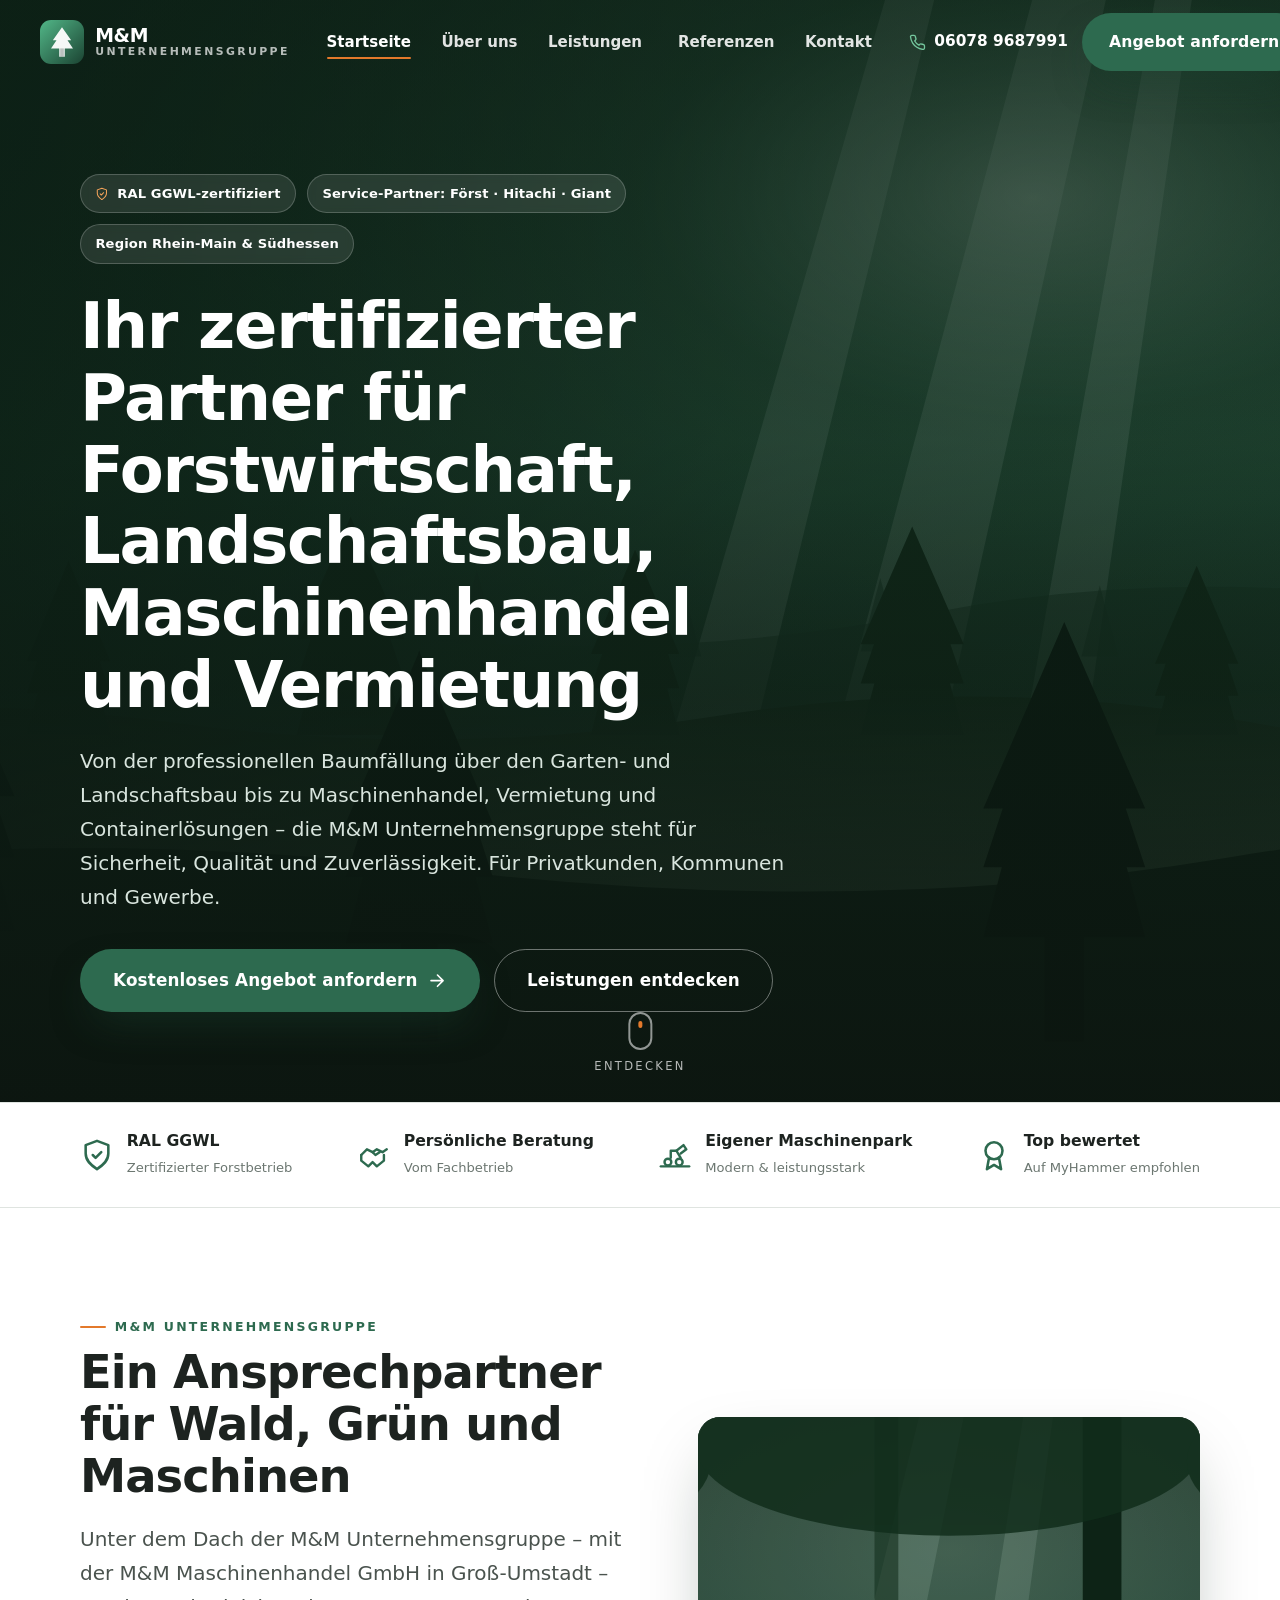
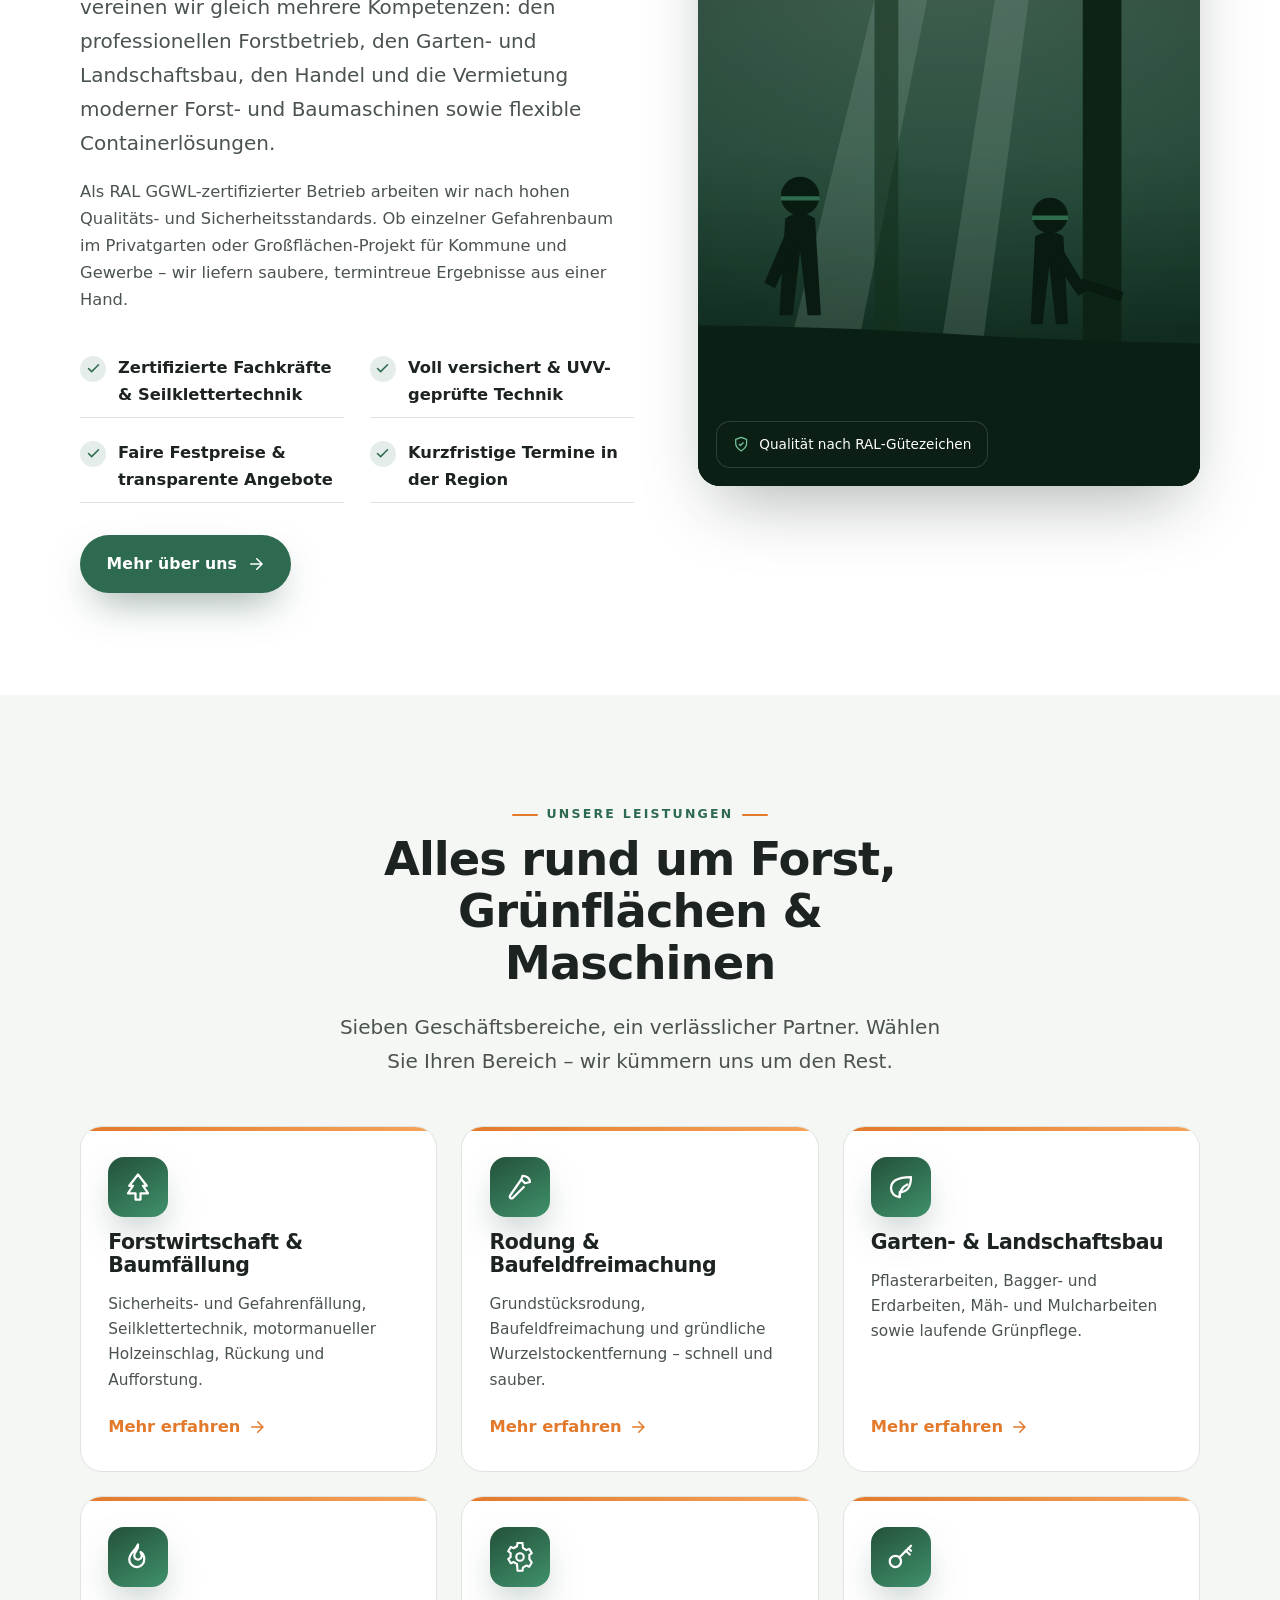
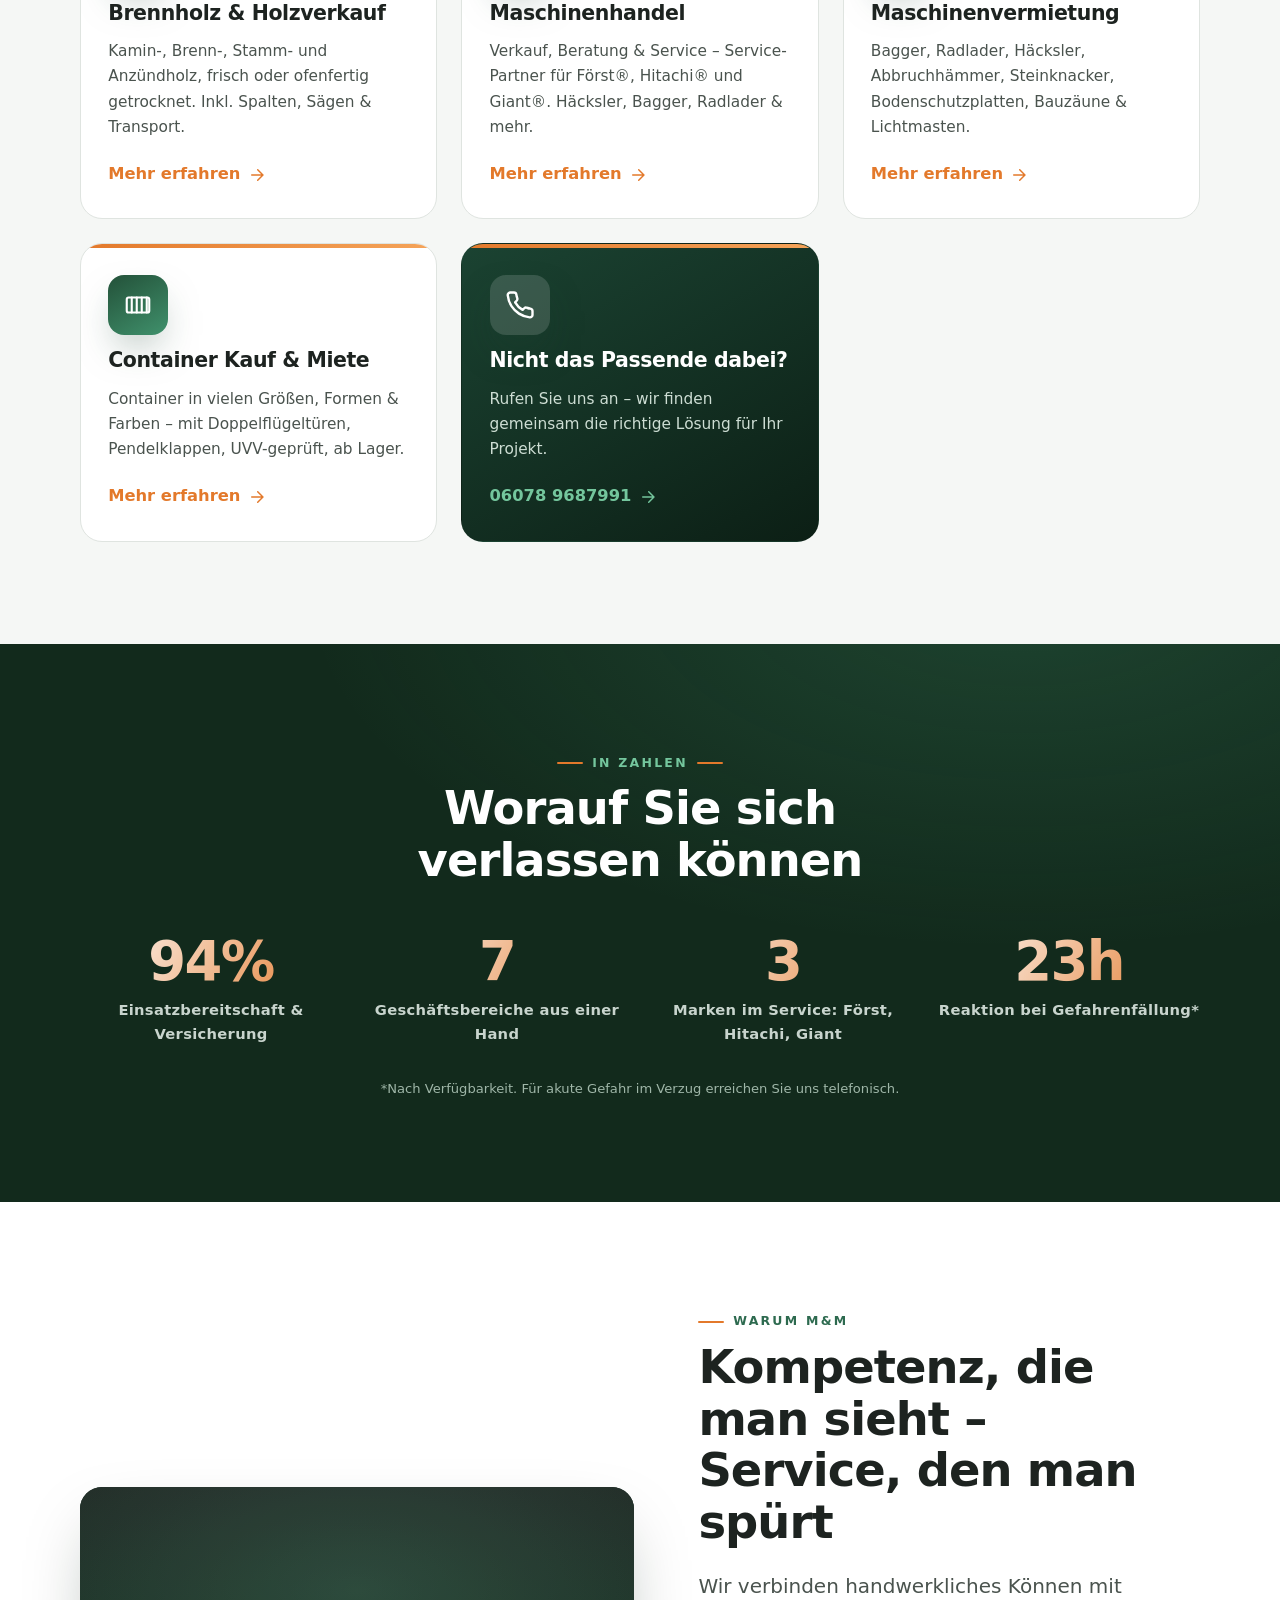
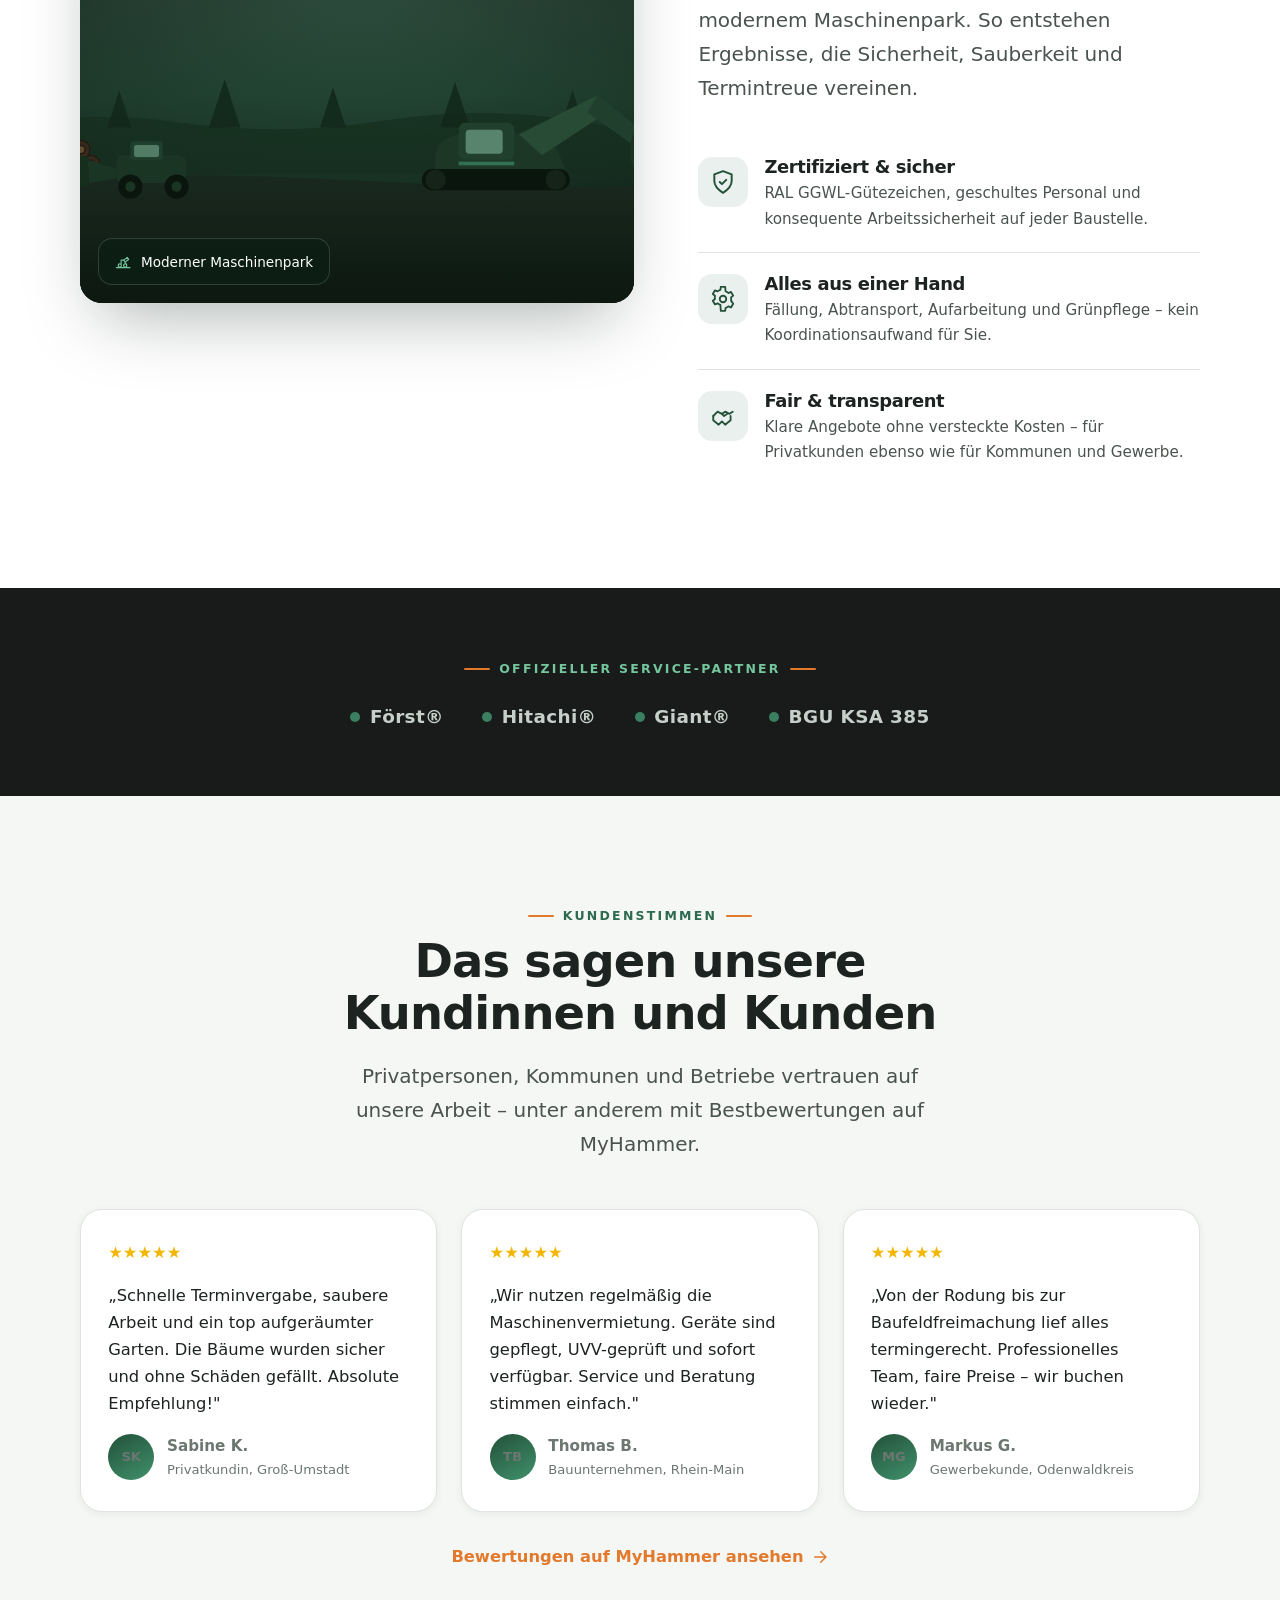
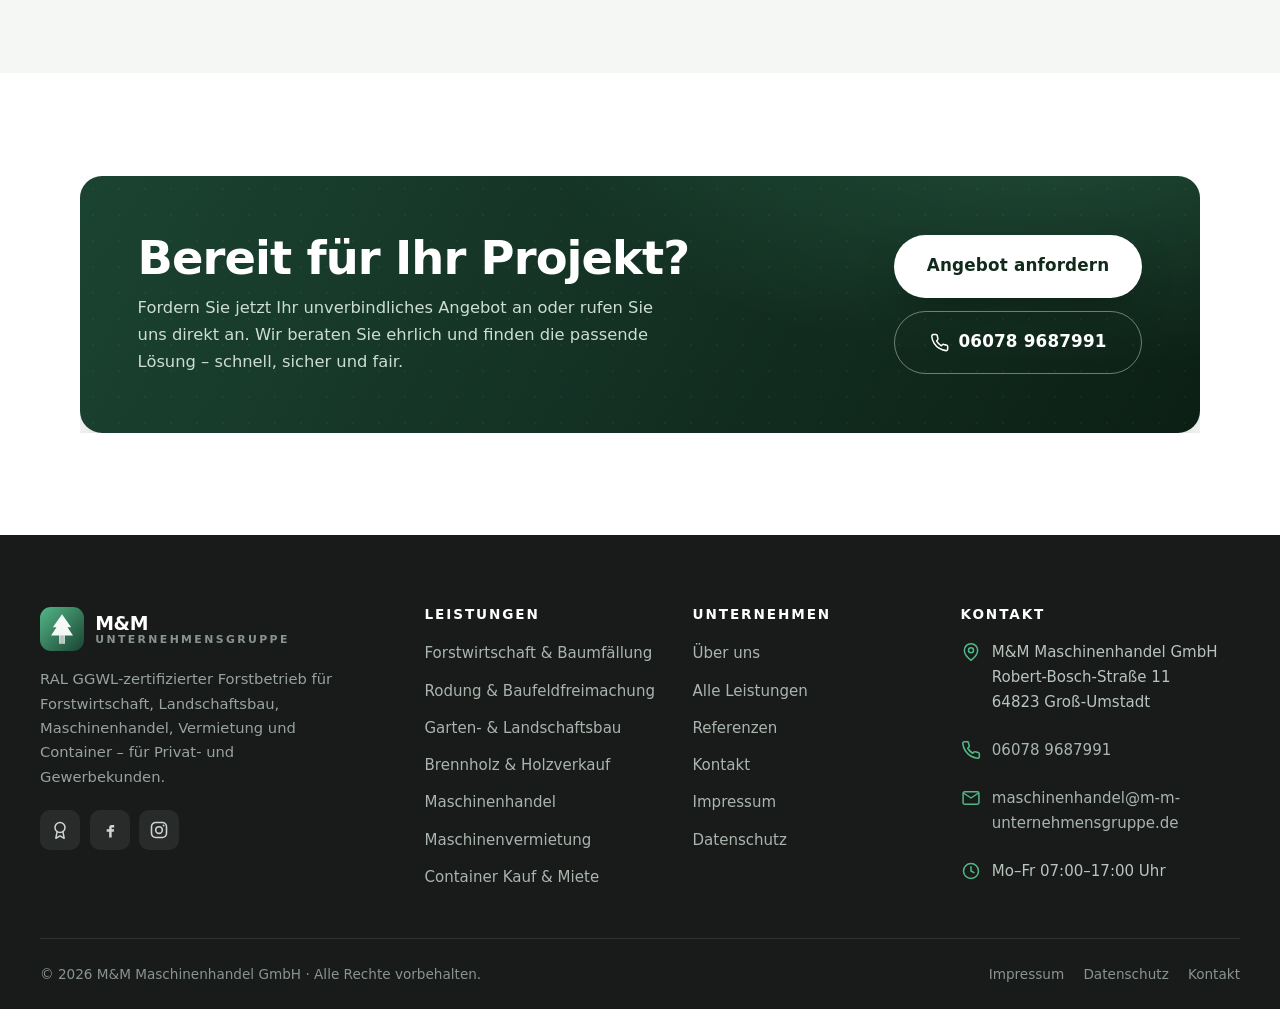
<file: index.html>
<!DOCTYPE html>
<html lang="de">
<head>
  <meta charset="UTF-8">
  <meta name="viewport" content="width=device-width, initial-scale=1.0">
  <title>M&amp;M Unternehmensgruppe | Forstwirtschaft, Landschaftsbau &amp; Maschinen</title>
  <meta name="description" content="RAL GGWL-zertifizierter Forstbetrieb in Groß-Umstadt: Baumfällung, Forstwirtschaft, Landschaftsbau, Brennholz, Maschinenhandel, Vermietung & Container. Jetzt unverbindlich anfragen.">
  <meta name="keywords" content="Forstwirtschaft, Baumfällung, Landschaftsbau, Maschinenhandel, Maschinenvermietung, Brennholz, Container, Groß-Umstadt, RAL GGWL">
  <meta name="author" content="M&amp;M Unternehmensgruppe">
  <meta name="robots" content="index, follow">
  <link rel="canonical" href="https://www.m-m-unternehmensgruppe.de/">
  <meta name="theme-color" content="#1b4332">

  <!-- Open Graph -->
  <meta property="og:type" content="website">
  <meta property="og:locale" content="de_DE">
  <meta property="og:site_name" content="M&amp;M Unternehmensgruppe">
  <meta property="og:title" content="M&amp;M Unternehmensgruppe | Forst, Landschaftsbau & Maschinen">
  <meta property="og:description" content="Ihr zertifizierter Partner für Forstwirtschaft, Landschaftsbau, Maschinenhandel und Vermietung in Groß-Umstadt.">
  <meta property="og:image" content="https://www.m-m-unternehmensgruppe.de/assets/og-image.png">
  <meta property="og:url" content="https://www.m-m-unternehmensgruppe.de/">
  <meta name="twitter:card" content="summary_large_image">

  <link rel="icon" type="image/svg+xml" href="assets/favicon.svg">
  <link rel="apple-touch-icon" href="assets/favicon.svg">
  <link rel="preload" href="assets/scene-forest.svg" as="image">
  <script>(function(){try{var t=localStorage.getItem("mm_theme");if(t!=="dark"&&t!=="light")t=(window.matchMedia&&matchMedia("(prefers-color-scheme:dark)").matches)?"dark":"light";document.documentElement.setAttribute("data-theme",t);}catch(e){}})();</script>
  <link rel="stylesheet" href="css/style.css">

  <script type="application/ld+json">
  {
    "@context": "https://schema.org",
    "@type": "LocalBusiness",
    "@id": "https://www.m-m-unternehmensgruppe.de/#business",
    "name": "M&M Unternehmensgruppe",
    "legalName": "M&M Maschinenhandel GmbH",
    "image": "https://www.m-m-unternehmensgruppe.de/assets/og-image.png",
    "url": "https://www.m-m-unternehmensgruppe.de/",
    "telephone": "+4960789687991",
    "email": "maschinenhandel@m-m-unternehmensgruppe.de",
    "priceRange": "€€",
    "address": {
      "@type": "PostalAddress",
      "streetAddress": "Robert-Bosch-Straße 11",
      "postalCode": "64823",
      "addressLocality": "Groß-Umstadt",
      "addressRegion": "Hessen",
      "addressCountry": "DE"
    },
    "geo": { "@type": "GeoCoordinates", "latitude": 49.8696, "longitude": 8.9306 },
    "openingHoursSpecification": [{
      "@type": "OpeningHoursSpecification",
      "dayOfWeek": ["Monday","Tuesday","Wednesday","Thursday","Friday"],
      "opens": "07:00", "closes": "17:00"
    }],
    "areaServed": "Rhein-Main, Südhessen, Odenwald",
    "knowsAbout": ["Forstwirtschaft","Baumfällung","Landschaftsbau","Maschinenhandel","Maschinenvermietung","Brennholz","Container"],
    "makesOffer": [
      {"@type":"Offer","itemOffered":{"@type":"Service","name":"Forstwirtschaft & Baumfällung"}},
      {"@type":"Offer","itemOffered":{"@type":"Service","name":"Rodung & Baufeldfreimachung"}},
      {"@type":"Offer","itemOffered":{"@type":"Service","name":"Garten- & Landschaftsbau"}},
      {"@type":"Offer","itemOffered":{"@type":"Service","name":"Brennholz & Holzverkauf"}},
      {"@type":"Offer","itemOffered":{"@type":"Service","name":"Maschinenhandel"}},
      {"@type":"Offer","itemOffered":{"@type":"Service","name":"Maschinenvermietung"}},
      {"@type":"Offer","itemOffered":{"@type":"Service","name":"Containerverkauf & -vermietung"}}
    ]
  }
  </script>
</head>
<body>
<a href="#main" class="btn" style="position:absolute;left:-9999px;top:0;z-index:999" onfocus="this.style.left='8px';this.style.top='8px'" onblur="this.style.left='-9999px'">Zum Inhalt springen</a>
<header id="site-header"></header>

<main id="main">

  <!-- ===== HERO ===== -->
  <section class="hero">
    <div class="hero__media"><img src="assets/scene-forest.svg" alt="" loading="eager"></div>
    <div class="hero__overlay"></div>
    <div class="container hero__inner">
      <div class="hero__content">
        <div class="hero__badges reveal">
          <span class="badge"><svg viewBox="0 0 24 24" fill="none" stroke="currentColor" stroke-width="1.8" stroke-linecap="round" stroke-linejoin="round"><path d="M12 2 4 5v6c0 5 3.5 8 8 11 4.5-3 8-6 8-11V5z"/><path d="m9 12 2 2 4-4"/></svg> RAL GGWL-zertifiziert</span>
          <span class="badge">Service-Partner: Först · Hitachi · Giant</span>
          <span class="badge">Region Rhein-Main &amp; Südhessen</span>
        </div>
        <h1 class="reveal" data-delay="1">Ihr zertifizierter Partner für Forstwirtschaft, Landschaftsbau, Maschinenhandel und Vermietung</h1>
        <p class="lead reveal" data-delay="2">Von der professionellen Baumfällung über den Garten- und Landschaftsbau bis zu Maschinenhandel, Vermietung und Containerlösungen – die M&amp;M Unternehmensgruppe steht für Sicherheit, Qualität und Zuverlässigkeit. Für Privatkunden, Kommunen und Gewerbe.</p>
        <div class="hero__cta reveal" data-delay="3">
          <a class="btn btn--lg" href="kontakt.html">Kostenloses Angebot anfordern
            <svg viewBox="0 0 24 24" fill="none" stroke="currentColor" stroke-width="2" stroke-linecap="round" stroke-linejoin="round"><path d="M5 12h14M13 5l7 7-7 7"/></svg></a>
          <a class="btn btn--lg btn--outline-light" href="leistungen.html">Leistungen entdecken</a>
        </div>
      </div>
    </div>
    <a class="hero__scroll" href="#intro" aria-label="Weiter scrollen"><span class="mouse"></span>Entdecken</a>
  </section>

  <!-- ===== TRUST BAR ===== -->
  <div class="trust-bar">
    <div class="container trust-bar__grid">
      <div class="trust-item"><svg viewBox="0 0 24 24" fill="none" stroke="currentColor" stroke-width="1.8" stroke-linecap="round" stroke-linejoin="round"><path d="M12 2 4 5v6c0 5 3.5 8 8 11 4.5-3 8-6 8-11V5z"/><path d="m9 12 2 2 4-4"/></svg><div><strong>RAL GGWL</strong><span>Zertifizierter Forstbetrieb</span></div></div>
      <div class="trust-item"><svg viewBox="0 0 24 24" fill="none" stroke="currentColor" stroke-width="1.7" stroke-linecap="round" stroke-linejoin="round"><path d="m3 12 4-4 4 2 3-2 4 2 3-2"/><path d="m11 10 2 2 3-2"/><path d="M3 12v4l5 4 3-3 3 3 5-4v-4"/></svg><div><strong>Persönliche Beratung</strong><span>Vom Fachbetrieb</span></div></div>
      <div class="trust-item"><svg viewBox="0 0 24 24" fill="none" stroke="currentColor" stroke-width="1.7" stroke-linecap="round" stroke-linejoin="round"><path d="M2 20h20"/><circle cx="7" cy="17" r="2.4"/><circle cx="15" cy="17" r="2.4"/><path d="M9 14V9h4l3 5"/><path d="M13 9l5-4 2 3-4 3"/></svg><div><strong>Eigener Maschinenpark</strong><span>Modern &amp; leistungsstark</span></div></div>
      <div class="trust-item"><svg viewBox="0 0 24 24" fill="none" stroke="currentColor" stroke-width="1.8" stroke-linecap="round" stroke-linejoin="round"><circle cx="12" cy="9" r="6"/><path d="m8.5 14-1.5 8 5-3 5 3-1.5-8"/></svg><div><strong>Top bewertet</strong><span>Auf MyHammer empfohlen</span></div></div>
    </div>
  </div>

  <!-- ===== INTRO ===== -->
  <section class="section" id="intro">
    <div class="container">
      <div class="split">
        <div class="reveal">
          <span class="eyebrow">M&amp;M Unternehmensgruppe</span>
          <h2 class="mt-1">Ein Ansprechpartner für Wald, Grün und Maschinen</h2>
          <p class="lead mt-2">Unter dem Dach der M&amp;M Unternehmensgruppe – mit der M&amp;M Maschinenhandel GmbH in Groß-Umstadt – vereinen wir gleich mehrere Kompetenzen: den professionellen Forstbetrieb, den Garten- und Landschaftsbau, den Handel und die Vermietung moderner Forst- und Baumaschinen sowie flexible Containerlösungen.</p>
          <p class="muted mt-2">Als RAL GGWL-zertifizierter Betrieb arbeiten wir nach hohen Qualitäts- und Sicherheitsstandards. Ob einzelner Gefahrenbaum im Privatgarten oder Großflächen-Projekt für Kommune und Gewerbe – wir liefern saubere, termintreue Ergebnisse aus einer Hand.</p>
          <ul class="feature-list mt-3">
            <li><span class="ck"><svg viewBox="0 0 24 24" fill="none" stroke="currentColor" stroke-width="2.4" stroke-linecap="round" stroke-linejoin="round"><path d="M20 6 9 17l-5-5"/></svg></span>Zertifizierte Fachkräfte &amp; Seilklettertechnik</li>
            <li><span class="ck"><svg viewBox="0 0 24 24" fill="none" stroke="currentColor" stroke-width="2.4" stroke-linecap="round" stroke-linejoin="round"><path d="M20 6 9 17l-5-5"/></svg></span>Voll versichert &amp; UVV-geprüfte Technik</li>
            <li><span class="ck"><svg viewBox="0 0 24 24" fill="none" stroke="currentColor" stroke-width="2.4" stroke-linecap="round" stroke-linejoin="round"><path d="M20 6 9 17l-5-5"/></svg></span>Faire Festpreise &amp; transparente Angebote</li>
            <li><span class="ck"><svg viewBox="0 0 24 24" fill="none" stroke="currentColor" stroke-width="2.4" stroke-linecap="round" stroke-linejoin="round"><path d="M20 6 9 17l-5-5"/></svg></span>Kurzfristige Termine in der Region</li>
          </ul>
          <a class="btn mt-3" href="ueber-uns.html">Mehr über uns
            <svg viewBox="0 0 24 24" fill="none" stroke="currentColor" stroke-width="2" stroke-linecap="round" stroke-linejoin="round"><path d="M5 12h14M13 5l7 7-7 7"/></svg></a>
        </div>
        <div class="split__media reveal" data-delay="2">
          <div class="media-frame media-frame--tall">
            <img src="assets/scene-team.svg" alt="Forstteam der M&amp;M Unternehmensgruppe bei der Arbeit im Wald">
            <div class="media-badge"><svg viewBox="0 0 24 24" fill="none" stroke="currentColor" stroke-width="1.8" stroke-linecap="round" stroke-linejoin="round"><path d="M12 2 4 5v6c0 5 3.5 8 8 11 4.5-3 8-6 8-11V5z"/><path d="m9 12 2 2 4-4"/></svg> Qualität nach RAL-Gütezeichen</div>
          </div>
        </div>
      </div>
    </div>
  </section>

  <!-- ===== SERVICES ===== -->
  <section class="section section--alt">
    <div class="container">
      <div class="section-head center reveal">
        <span class="eyebrow eyebrow--center">Unsere Leistungen</span>
        <h2 class="mt-1">Alles rund um Forst, Grünflächen &amp; Maschinen</h2>
        <p class="lead mt-2 mx-auto measure">Sieben Geschäftsbereiche, ein verlässlicher Partner. Wählen Sie Ihren Bereich – wir kümmern uns um den Rest.</p>
      </div>
      <div class="cards">
        <article class="service-card reveal">
          <div class="service-card__icon"><svg viewBox="0 0 24 24" fill="none" stroke="currentColor" stroke-width="1.8" stroke-linecap="round" stroke-linejoin="round"><path d="M12 2 5 11h3l-4 6h6v5h4v-5h6l-4-6h3z"/></svg></div>
          <h3>Forstwirtschaft &amp; Baumfällung</h3>
          <p>Sicherheits- und Gefahrenfällung, Seilklettertechnik, motormanueller Holzeinschlag, Rückung und Aufforstung.</p>
          <a class="link-arrow" href="forstwirtschaft.html">Mehr erfahren <svg viewBox="0 0 24 24" fill="none" stroke="currentColor" stroke-width="2" stroke-linecap="round" stroke-linejoin="round"><path d="M5 12h14M13 5l7 7-7 7"/></svg></a>
        </article>
        <article class="service-card reveal" data-delay="1">
          <div class="service-card__icon"><svg viewBox="0 0 24 24" fill="none" stroke="currentColor" stroke-width="1.8" stroke-linecap="round" stroke-linejoin="round"><path d="M14 3c3 0 6 2 6 5l-4 1-3-3z"/><path d="M13 6 4 19a1.5 1.5 0 0 0 2 2l9-9"/></svg></div>
          <h3>Rodung &amp; Baufeldfreimachung</h3>
          <p>Grundstücksrodung, Baufeldfreimachung und gründliche Wurzelstockentfernung – schnell und sauber.</p>
          <a class="link-arrow" href="rodung.html">Mehr erfahren <svg viewBox="0 0 24 24" fill="none" stroke="currentColor" stroke-width="2" stroke-linecap="round" stroke-linejoin="round"><path d="M5 12h14M13 5l7 7-7 7"/></svg></a>
        </article>
        <article class="service-card reveal" data-delay="2">
          <div class="service-card__icon"><svg viewBox="0 0 24 24" fill="none" stroke="currentColor" stroke-width="1.8" stroke-linecap="round" stroke-linejoin="round"><path d="M11 20A7 7 0 0 1 4 13c0-5 4-9 16-9 0 9-4 12-9 12z"/><path d="M11 20c0-5 2-8 6-10"/></svg></div>
          <h3>Garten- &amp; Landschaftsbau</h3>
          <p>Pflasterarbeiten, Bagger- und Erdarbeiten, Mäh- und Mulcharbeiten sowie laufende Grünpflege.</p>
          <a class="link-arrow" href="landschaftsbau.html">Mehr erfahren <svg viewBox="0 0 24 24" fill="none" stroke="currentColor" stroke-width="2" stroke-linecap="round" stroke-linejoin="round"><path d="M5 12h14M13 5l7 7-7 7"/></svg></a>
        </article>
        <article class="service-card reveal" data-delay="3">
          <div class="service-card__icon"><svg viewBox="0 0 24 24" fill="none" stroke="currentColor" stroke-width="1.8" stroke-linecap="round" stroke-linejoin="round"><path d="M12 2c1 4-3 5-3 9a3 3 0 0 0 6 0c0-1-.5-2-1-3 2 1 3 3 3 6a6 6 0 1 1-12 0c0-5 5-7 7-12z"/></svg></div>
          <h3>Brennholz &amp; Holzverkauf</h3>
          <p>Kamin-, Brenn-, Stamm- und Anzündholz, frisch oder ofenfertig getrocknet. Inkl. Spalten, Sägen &amp; Transport.</p>
          <a class="link-arrow" href="brennholz.html">Mehr erfahren <svg viewBox="0 0 24 24" fill="none" stroke="currentColor" stroke-width="2" stroke-linecap="round" stroke-linejoin="round"><path d="M5 12h14M13 5l7 7-7 7"/></svg></a>
        </article>
        <article class="service-card reveal" data-delay="1">
          <div class="service-card__icon"><svg viewBox="0 0 24 24" fill="none" stroke="currentColor" stroke-width="1.7" stroke-linecap="round" stroke-linejoin="round"><circle cx="12" cy="12" r="3"/><path d="M19.4 13.5a7.6 7.6 0 0 0 0-3l2-1.6-2-3.4-2.4 1a7.6 7.6 0 0 0-2.6-1.5L14 .8h-4l-.4 2.7A7.6 7.6 0 0 0 7 5L4.6 4l-2 3.4 2 1.6a7.6 7.6 0 0 0 0 3l-2 1.6 2 3.4 2.4-1c.8.6 1.6 1.1 2.6 1.5L10 23h4l.4-2.7c1-.4 1.8-.9 2.6-1.5l2.4 1 2-3.4z"/></svg></div>
          <h3>Maschinenhandel</h3>
          <p>Verkauf, Beratung &amp; Service – Service-Partner für Först®, Hitachi® und Giant®. Häcksler, Bagger, Radlader &amp; mehr.</p>
          <a class="link-arrow" href="maschinenhandel.html">Mehr erfahren <svg viewBox="0 0 24 24" fill="none" stroke="currentColor" stroke-width="2" stroke-linecap="round" stroke-linejoin="round"><path d="M5 12h14M13 5l7 7-7 7"/></svg></a>
        </article>
        <article class="service-card reveal" data-delay="2">
          <div class="service-card__icon"><svg viewBox="0 0 24 24" fill="none" stroke="currentColor" stroke-width="1.8" stroke-linecap="round" stroke-linejoin="round"><circle cx="7.5" cy="15.5" r="4.5"/><path d="M10.7 12.3 20 3"/><path d="M16 7l3 3"/><path d="M18 5l2 2"/></svg></div>
          <h3>Maschinenvermietung</h3>
          <p>Bagger, Radlader, Häcksler, Abbruchhämmer, Steinknacker, Bodenschutzplatten, Bauzäune &amp; Lichtmasten.</p>
          <a class="link-arrow" href="vermietung.html">Mehr erfahren <svg viewBox="0 0 24 24" fill="none" stroke="currentColor" stroke-width="2" stroke-linecap="round" stroke-linejoin="round"><path d="M5 12h14M13 5l7 7-7 7"/></svg></a>
        </article>
        <article class="service-card reveal" data-delay="3">
          <div class="service-card__icon"><svg viewBox="0 0 24 24" fill="none" stroke="currentColor" stroke-width="1.7" stroke-linecap="round" stroke-linejoin="round"><rect x="3" y="6" width="18" height="12" rx="1.5"/><path d="M7 6v12M11 6v12M15 6v12M19 6v12"/></svg></div>
          <h3>Container Kauf &amp; Miete</h3>
          <p>Container in vielen Größen, Formen &amp; Farben – mit Doppelflügeltüren, Pendelklappen, UVV-geprüft, ab Lager.</p>
          <a class="link-arrow" href="container.html">Mehr erfahren <svg viewBox="0 0 24 24" fill="none" stroke="currentColor" stroke-width="2" stroke-linecap="round" stroke-linejoin="round"><path d="M5 12h14M13 5l7 7-7 7"/></svg></a>
        </article>
        <article class="service-card reveal" data-delay="4" style="background:linear-gradient(150deg,var(--green-800),var(--green-950));color:#eaf3ee;border-color:transparent">
          <div class="service-card__icon" style="background:rgba(255,255,255,.14)"><svg viewBox="0 0 24 24" fill="none" stroke="currentColor" stroke-width="1.9" stroke-linecap="round" stroke-linejoin="round"><path d="M22 16.9v3a2 2 0 0 1-2.2 2 19.8 19.8 0 0 1-8.6-3 19.5 19.5 0 0 1-6-6 19.8 19.8 0 0 1-3-8.6A2 2 0 0 1 4.1 2h3a2 2 0 0 1 2 1.7c.1 1 .4 1.9.7 2.8a2 2 0 0 1-.5 2.1L8.1 9.9a16 16 0 0 0 6 6l1.3-1.3a2 2 0 0 1 2.1-.4c.9.3 1.8.6 2.8.7a2 2 0 0 1 1.7 2z"/></svg></div>
          <h3 style="color:#fff">Nicht das Passende dabei?</h3>
          <p style="color:#cdddd3">Rufen Sie uns an – wir finden gemeinsam die richtige Lösung für Ihr Projekt.</p>
          <a class="link-arrow" style="color:var(--green-300)" href="tel:+4960789687991">06078 9687991 <svg viewBox="0 0 24 24" fill="none" stroke="currentColor" stroke-width="2" stroke-linecap="round" stroke-linejoin="round"><path d="M5 12h14M13 5l7 7-7 7"/></svg></a>
        </article>
      </div>
    </div>
  </section>

  <!-- ===== STATS ===== -->
  <section class="section section--green">
    <div class="container">
      <div class="section-head center reveal">
        <span class="eyebrow eyebrow--center">In Zahlen</span>
        <h2 class="mt-1">Worauf Sie sich verlassen können</h2>
      </div>
      <div class="stats">
        <div class="stat reveal"><div class="stat__num"><span data-count="100" data-suffix="%">0</span></div><div class="stat__label">Einsatzbereitschaft &amp; Versicherung</div></div>
        <div class="stat reveal" data-delay="1"><div class="stat__num"><span data-count="7">0</span></div><div class="stat__label">Geschäftsbereiche aus einer Hand</div></div>
        <div class="stat reveal" data-delay="2"><div class="stat__num"><span data-count="3">0</span></div><div class="stat__label">Marken im Service: Först, Hitachi, Giant</div></div>
        <div class="stat reveal" data-delay="3"><div class="stat__num"><span data-count="24" data-suffix="h">0</span></div><div class="stat__label">Reaktion bei Gefahrenfällung*</div></div>
      </div>
      <p class="muted center mt-3" style="font-size:.82rem;color:#9fb6a8">*Nach Verfügbarkeit. Für akute Gefahr im Verzug erreichen Sie uns telefonisch.</p>
    </div>
  </section>

  <!-- ===== WHY US ===== -->
  <section class="section">
    <div class="container">
      <div class="split split--reverse">
        <div class="reveal">
          <span class="eyebrow">Warum M&amp;M</span>
          <h2 class="mt-1">Kompetenz, die man sieht – Service, den man spürt</h2>
          <p class="lead mt-2">Wir verbinden handwerkliches Können mit modernem Maschinenpark. So entstehen Ergebnisse, die Sicherheit, Sauberkeit und Termintreue vereinen.</p>
          <div class="mt-3">
            <div class="icon-row">
              <div class="icon-row__icon"><svg viewBox="0 0 24 24" fill="none" stroke="currentColor" stroke-width="1.8" stroke-linecap="round" stroke-linejoin="round"><path d="M12 2 4 5v6c0 5 3.5 8 8 11 4.5-3 8-6 8-11V5z"/><path d="m9 12 2 2 4-4"/></svg></div>
              <div><h3>Zertifiziert &amp; sicher</h3><p>RAL GGWL-Gütezeichen, geschultes Personal und konsequente Arbeitssicherheit auf jeder Baustelle.</p></div>
            </div>
            <div class="icon-row">
              <div class="icon-row__icon"><svg viewBox="0 0 24 24" fill="none" stroke="currentColor" stroke-width="1.7" stroke-linecap="round" stroke-linejoin="round"><circle cx="12" cy="12" r="3"/><path d="M19.4 13.5a7.6 7.6 0 0 0 0-3l2-1.6-2-3.4-2.4 1a7.6 7.6 0 0 0-2.6-1.5L14 .8h-4l-.4 2.7A7.6 7.6 0 0 0 7 5L4.6 4l-2 3.4 2 1.6a7.6 7.6 0 0 0 0 3l-2 1.6 2 3.4 2.4-1c.8.6 1.6 1.1 2.6 1.5L10 23h4l.4-2.7c1-.4 1.8-.9 2.6-1.5l2.4 1 2-3.4z"/></svg></div>
              <div><h3>Alles aus einer Hand</h3><p>Fällung, Abtransport, Aufarbeitung und Grünpflege – kein Koordinationsaufwand für Sie.</p></div>
            </div>
            <div class="icon-row">
              <div class="icon-row__icon"><svg viewBox="0 0 24 24" fill="none" stroke="currentColor" stroke-width="1.7" stroke-linecap="round" stroke-linejoin="round"><path d="m3 12 4-4 4 2 3-2 4 2 3-2"/><path d="m11 10 2 2 3-2"/><path d="M3 12v4l5 4 3-3 3 3 5-4v-4"/></svg></div>
              <div><h3>Fair &amp; transparent</h3><p>Klare Angebote ohne versteckte Kosten – für Privatkunden ebenso wie für Kommunen und Gewerbe.</p></div>
            </div>
          </div>
        </div>
        <div class="split__media reveal" data-delay="2">
          <div class="media-frame">
            <img src="assets/scene-machinery.svg" alt="Moderne Forst- und Baumaschinen der M&amp;M Unternehmensgruppe im Einsatz">
            <div class="media-badge"><svg viewBox="0 0 24 24" fill="none" stroke="currentColor" stroke-width="1.7" stroke-linecap="round" stroke-linejoin="round"><path d="M2 20h20"/><circle cx="7" cy="17" r="2.4"/><circle cx="15" cy="17" r="2.4"/><path d="M9 14V9h4l3 5"/><path d="M13 9l5-4 2 3-4 3"/></svg> Moderner Maschinenpark</div>
          </div>
        </div>
      </div>
    </div>
  </section>

  <!-- ===== PARTNERS ===== -->
  <section class="section--tight section--dark">
    <div class="container center">
      <p class="eyebrow eyebrow--center" style="justify-content:center;margin-bottom:1.4rem">Offizieller Service-Partner</p>
      <div class="partners" style="justify-content:center">
        <span class="partner-chip"><span class="dot"></span>Först®</span>
        <span class="partner-chip"><span class="dot"></span>Hitachi®</span>
        <span class="partner-chip"><span class="dot"></span>Giant®</span>
        <span class="partner-chip"><span class="dot"></span>BGU KSA 385</span>
      </div>
    </div>
  </section>

  <!-- ===== TESTIMONIALS ===== -->
  <section class="section section--alt">
    <div class="container">
      <div class="section-head center reveal">
        <span class="eyebrow eyebrow--center">Kundenstimmen</span>
        <h2 class="mt-1">Das sagen unsere Kundinnen und Kunden</h2>
        <p class="lead mt-2 mx-auto measure">Privatpersonen, Kommunen und Betriebe vertrauen auf unsere Arbeit – unter anderem mit Bestbewertungen auf MyHammer.</p>
      </div>
      <div class="testimonials">
        <figure class="testimonial reveal">
          <div class="stars">★★★★★</div>
          <p>„Schnelle Terminvergabe, saubere Arbeit und ein top aufgeräumter Garten. Die Bäume wurden sicher und ohne Schäden gefällt. Absolute Empfehlung!"</p>
          <figcaption class="testimonial__author"><span class="avatar">SK</span><span><strong>Sabine K.</strong><span>Privatkundin, Groß-Umstadt</span></span></figcaption>
        </figure>
        <figure class="testimonial reveal" data-delay="1">
          <div class="stars">★★★★★</div>
          <p>„Wir nutzen regelmäßig die Maschinenvermietung. Geräte sind gepflegt, UVV-geprüft und sofort verfügbar. Service und Beratung stimmen einfach."</p>
          <figcaption class="testimonial__author"><span class="avatar">TB</span><span><strong>Thomas B.</strong><span>Bauunternehmen, Rhein-Main</span></span></figcaption>
        </figure>
        <figure class="testimonial reveal" data-delay="2">
          <div class="stars">★★★★★</div>
          <p>„Von der Rodung bis zur Baufeldfreimachung lief alles termingerecht. Professionelles Team, faire Preise – wir buchen wieder."</p>
          <figcaption class="testimonial__author"><span class="avatar">MG</span><span><strong>Markus G.</strong><span>Gewerbekunde, Odenwaldkreis</span></span></figcaption>
        </figure>
      </div>
      <div class="center mt-3 reveal">
        <a class="link-arrow" href="https://www.my-hammer.de/auftragnehmer/holzhandel-fabian-mohr" target="_blank" rel="noopener">Bewertungen auf MyHammer ansehen
          <svg viewBox="0 0 24 24" fill="none" stroke="currentColor" stroke-width="2" stroke-linecap="round" stroke-linejoin="round"><path d="M5 12h14M13 5l7 7-7 7"/></svg></a>
      </div>
    </div>
  </section>

  <!-- ===== CTA BAND ===== -->
  <section class="section">
    <div class="container">
      <div class="cta-band reveal">
        <div class="cta-band__inner">
          <div>
            <h2>Bereit für Ihr Projekt?</h2>
            <p>Fordern Sie jetzt Ihr unverbindliches Angebot an oder rufen Sie uns direkt an. Wir beraten Sie ehrlich und finden die passende Lösung – schnell, sicher und fair.</p>
          </div>
          <div class="cta-band__actions">
            <a class="btn btn--light btn--lg" href="kontakt.html">Angebot anfordern</a>
            <a class="btn btn--outline-light btn--lg" href="tel:+4960789687991">
              <svg viewBox="0 0 24 24" fill="none" stroke="currentColor" stroke-width="1.9" stroke-linecap="round" stroke-linejoin="round"><path d="M22 16.9v3a2 2 0 0 1-2.2 2 19.8 19.8 0 0 1-8.6-3 19.5 19.5 0 0 1-6-6 19.8 19.8 0 0 1-3-8.6A2 2 0 0 1 4.1 2h3a2 2 0 0 1 2 1.7c.1 1 .4 1.9.7 2.8a2 2 0 0 1-.5 2.1L8.1 9.9a16 16 0 0 0 6 6l1.3-1.3a2 2 0 0 1 2.1-.4c.9.3 1.8.6 2.8.7a2 2 0 0 1 1.7 2z"/></svg>
              06078 9687991</a>
          </div>
        </div>
      </div>
    </div>
  </section>

</main>

<footer id="site-footer"></footer>
<script src="js/site.js" defer></script>
</body>
</html>
</file>
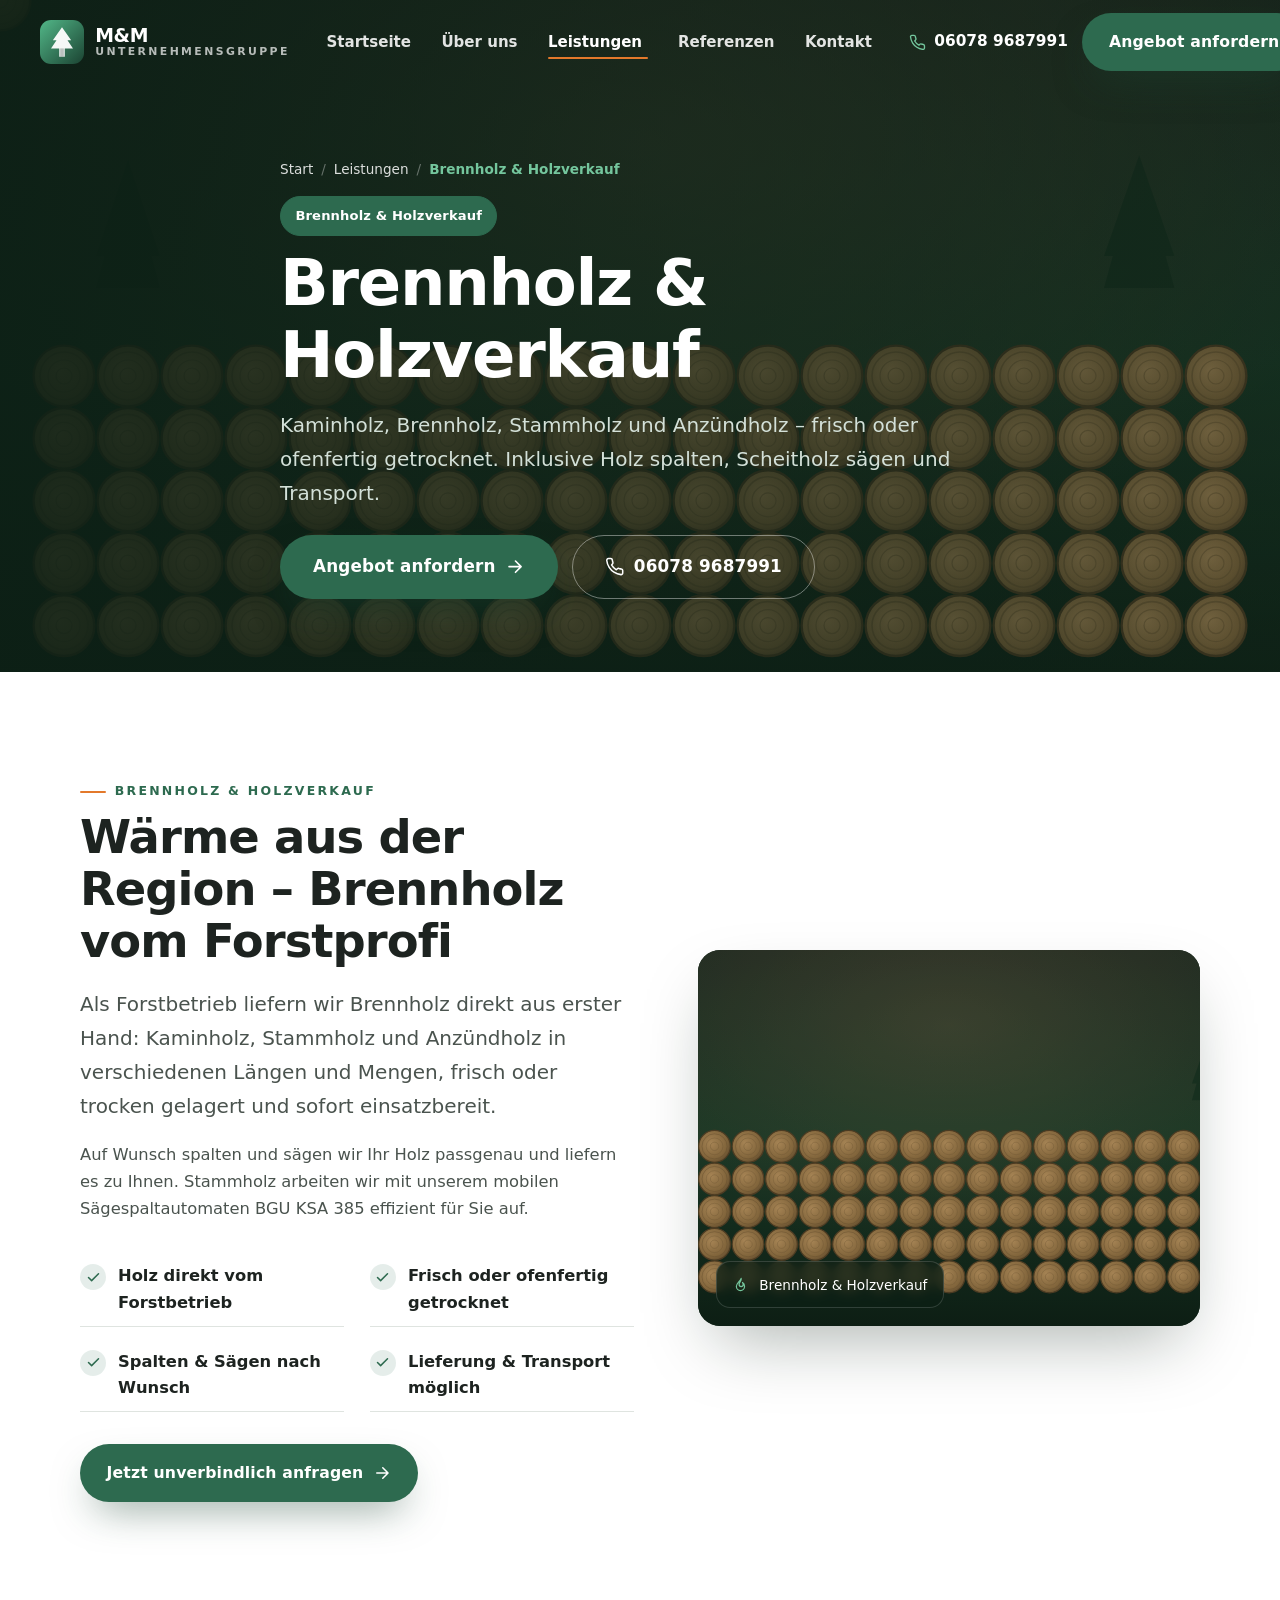
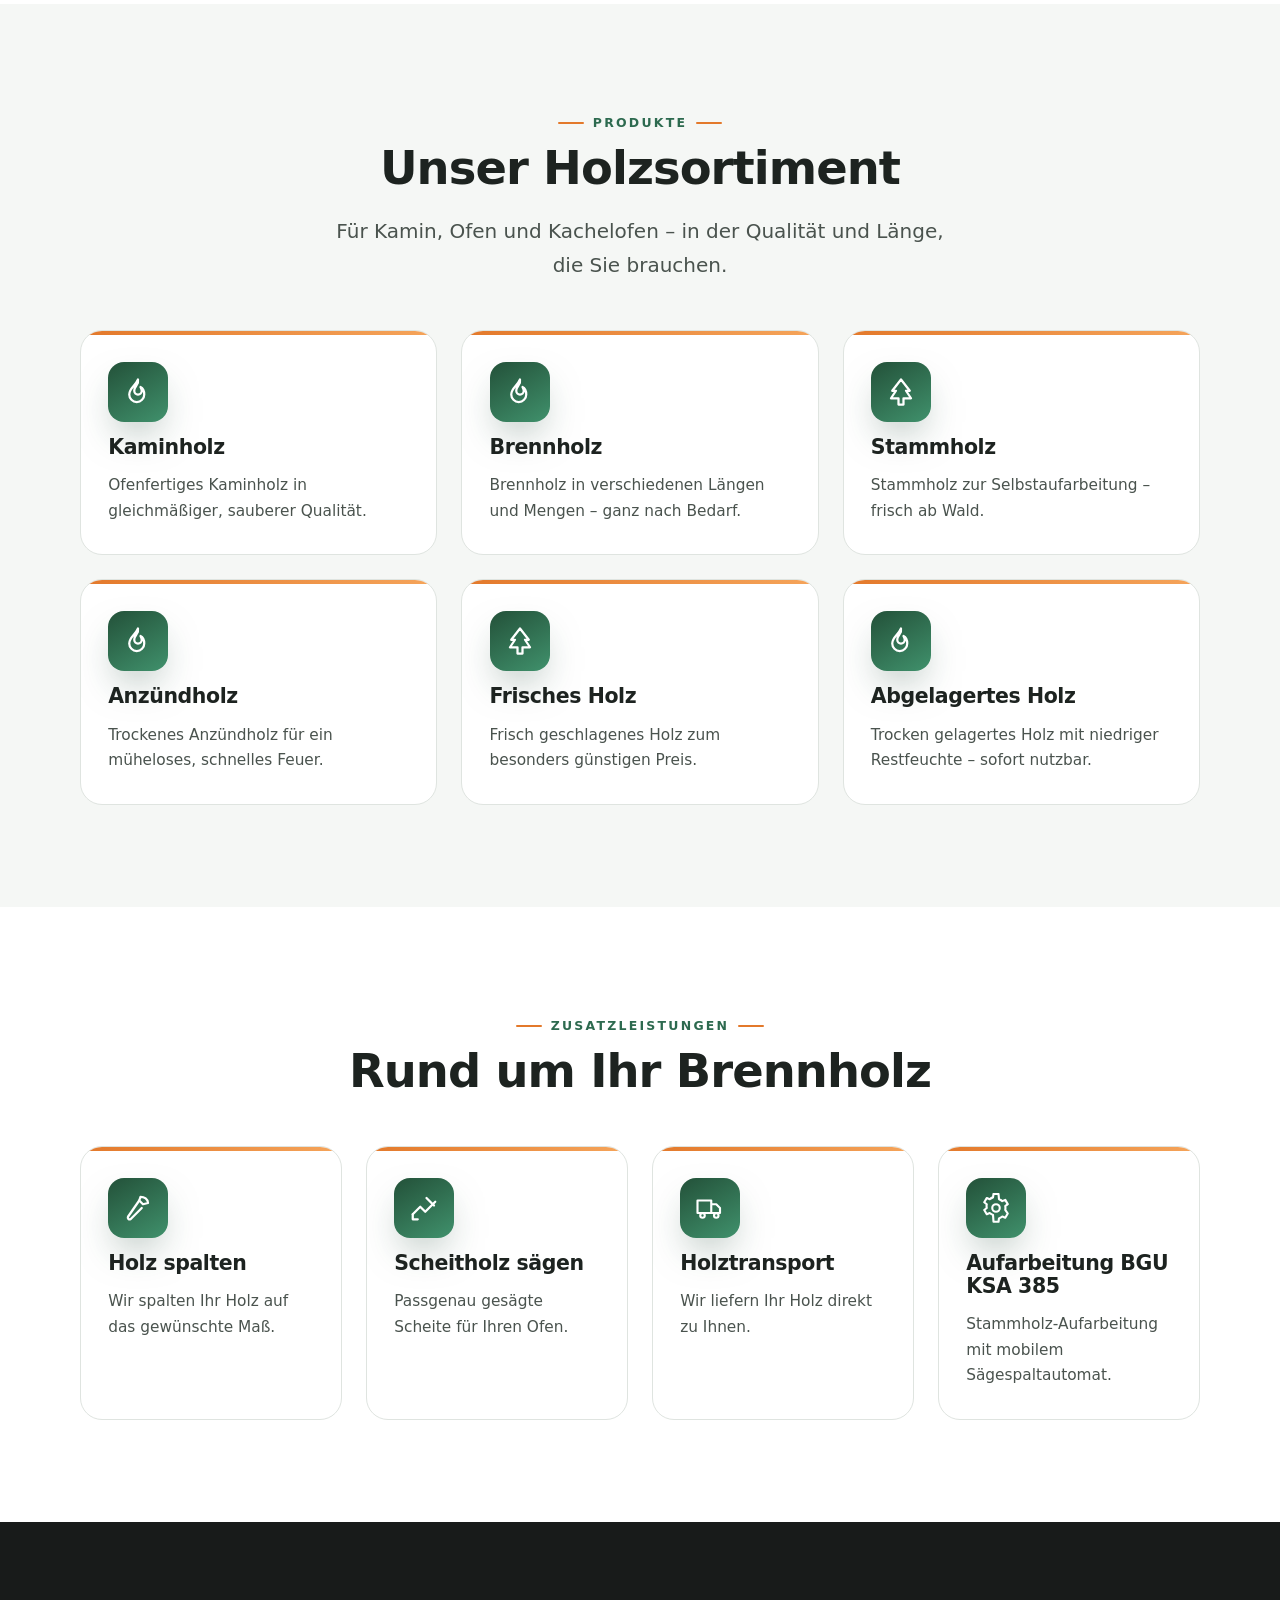
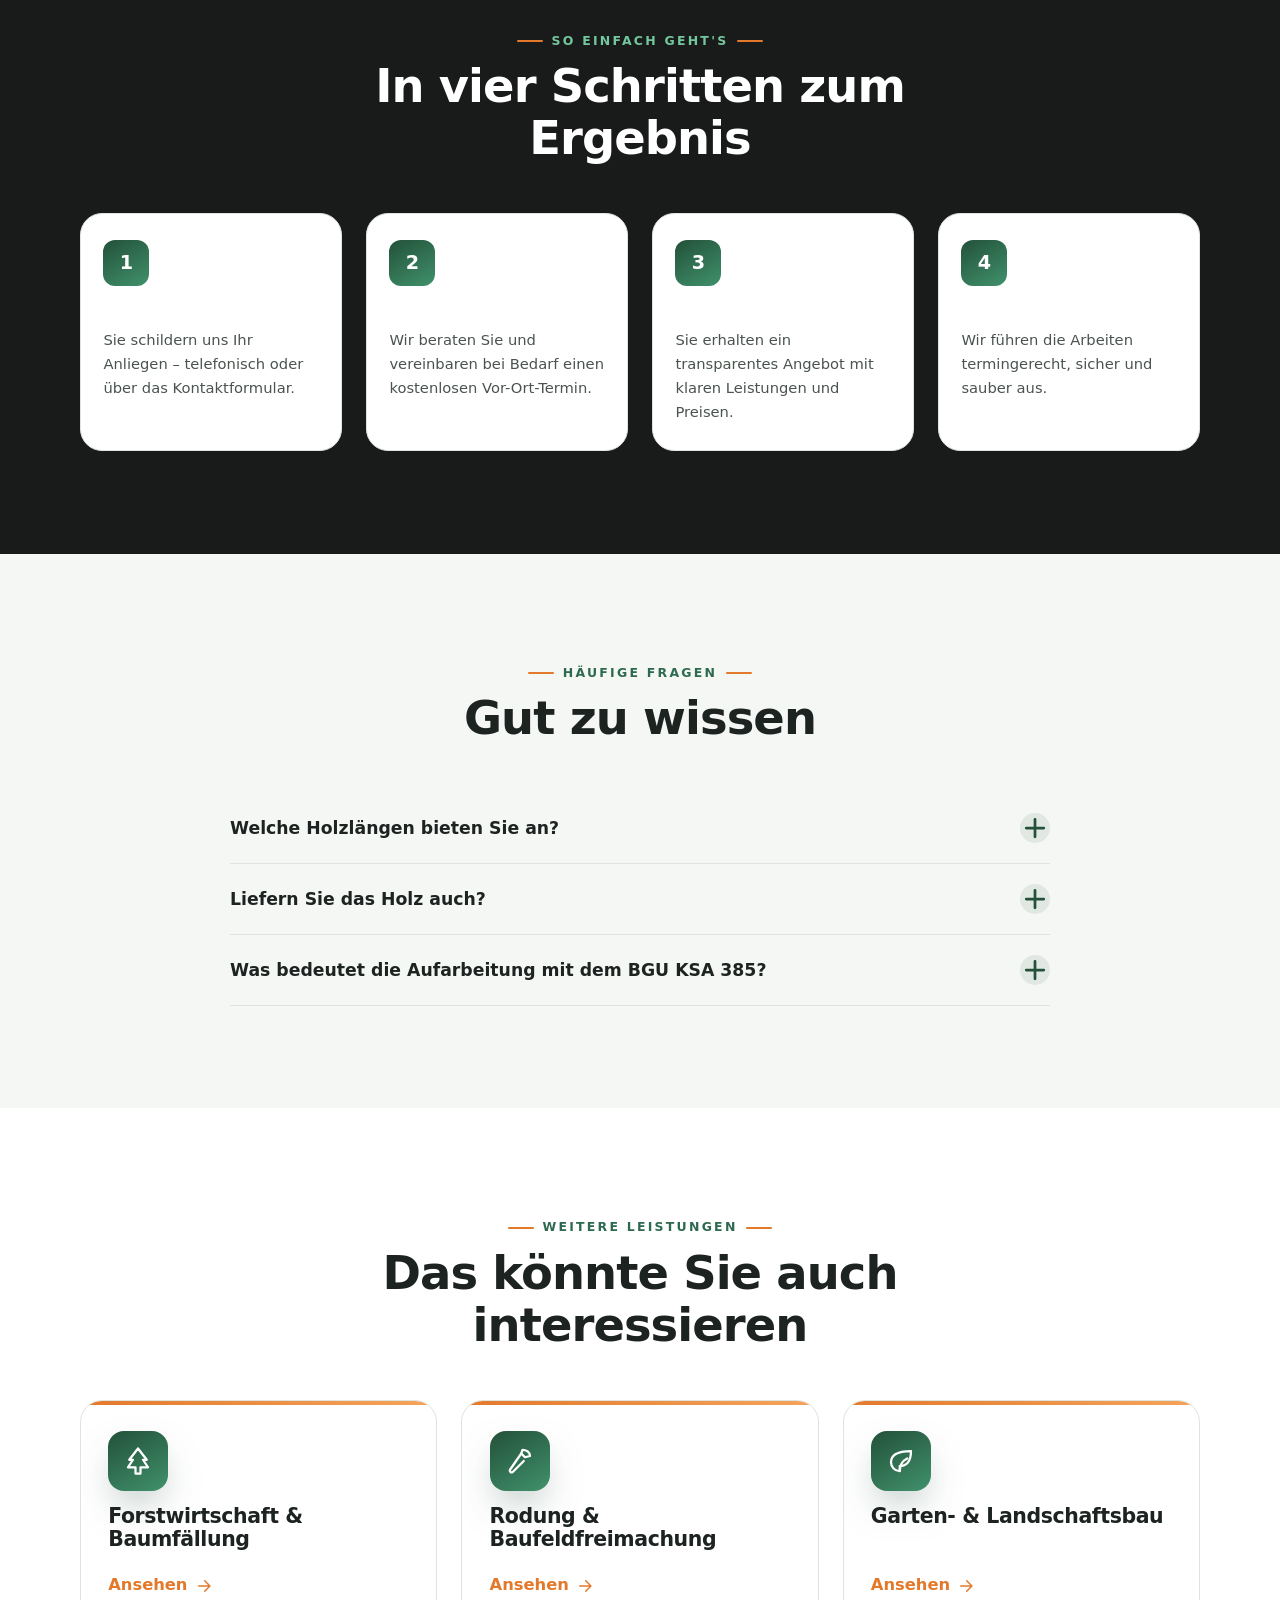
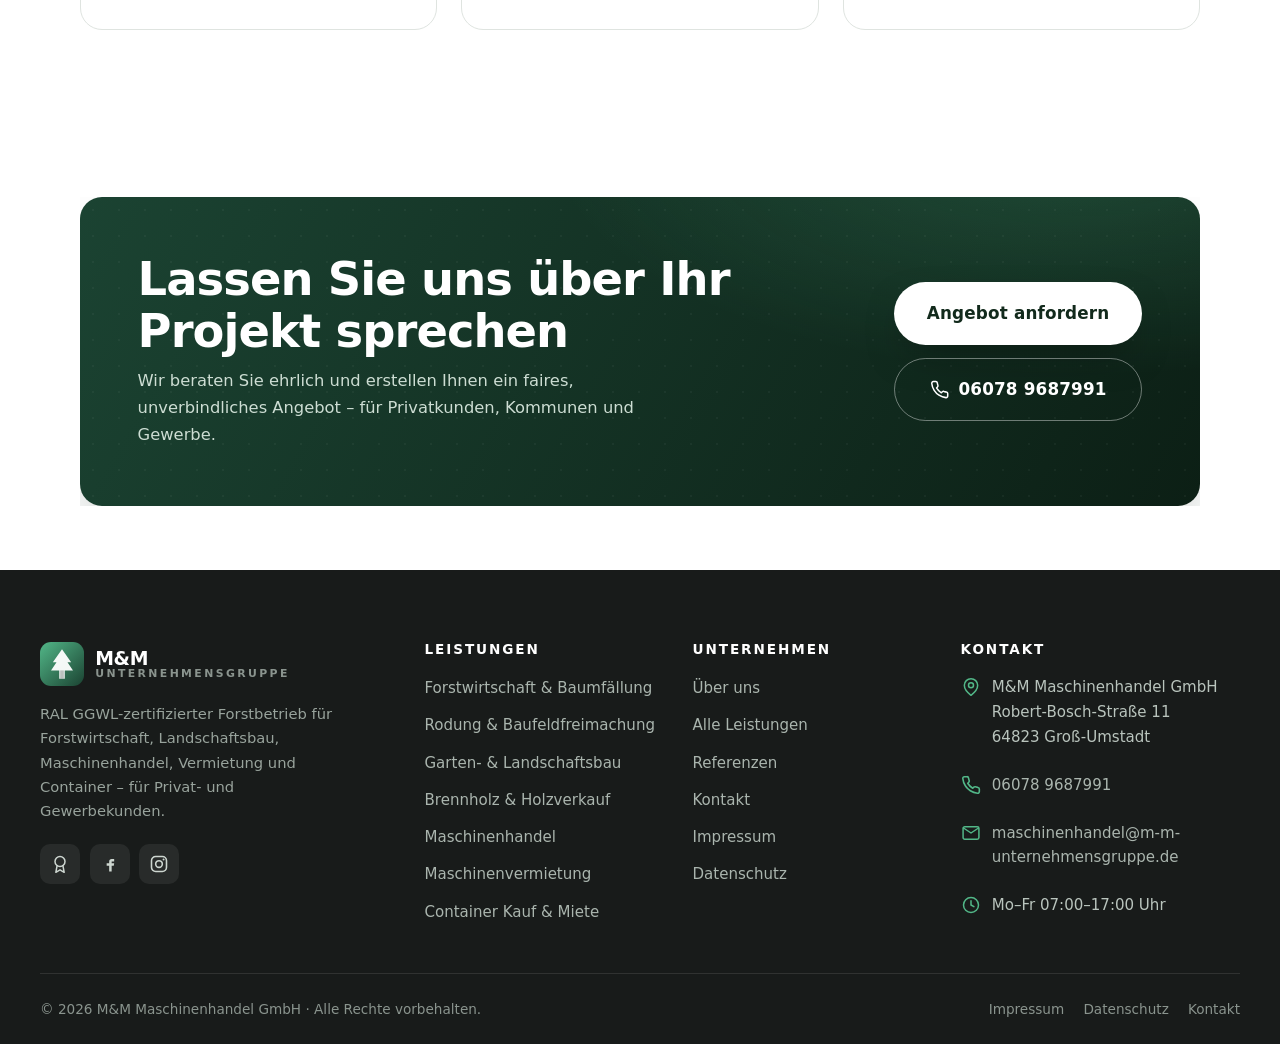
<file: brennholz.html>
<!DOCTYPE html>
<html lang="de">
<head>
  <meta charset="UTF-8">
  <meta name="viewport" content="width=device-width, initial-scale=1.0">
  <title>Brennholz & Holzverkauf | M&amp;M Unternehmensgruppe</title>
  <meta name="description" content="Kaminholz, Brennholz, Stammholz und Anzündholz – frisch oder ofenfertig getrocknet. Inklusive Holz spalten, Scheitholz sägen und Transport.">
  <meta name="robots" content="index, follow">
  <link rel="canonical" href="https://www.m-m-unternehmensgruppe.de/brennholz.html">
  <meta name="theme-color" content="#1b4332">
  <meta property="og:type" content="website">
  <meta property="og:locale" content="de_DE">
  <meta property="og:site_name" content="M&amp;M Unternehmensgruppe">
  <meta property="og:title" content="Brennholz & Holzverkauf | M&amp;M Unternehmensgruppe">
  <meta property="og:description" content="Kaminholz, Brennholz, Stammholz und Anzündholz – frisch oder ofenfertig getrocknet. Inklusive Holz spalten, Scheitholz sägen und Transport.">
  <meta property="og:image" content="https://www.m-m-unternehmensgruppe.de/assets/og-image.png">
  <meta property="og:url" content="https://www.m-m-unternehmensgruppe.de/brennholz.html">
  <meta name="twitter:card" content="summary_large_image">
  <link rel="icon" type="image/svg+xml" href="assets/favicon.svg">
  <link rel="preload" href="assets/scene-firewood.svg" as="image">
  <script>(function(){try{var t=localStorage.getItem("mm_theme");if(t!=="dark"&&t!=="light")t=(window.matchMedia&&matchMedia("(prefers-color-scheme:dark)").matches)?"dark":"light";document.documentElement.setAttribute("data-theme",t);}catch(e){}})();</script>
  <link rel="stylesheet" href="css/style.css">
  <script type="application/ld+json">{"@context": "https://schema.org", "@type": "BreadcrumbList", "itemListElement": [{"@type": "ListItem", "position": 1, "name": "Startseite", "item": "https://www.m-m-unternehmensgruppe.de/"}, {"@type": "ListItem", "position": 2, "name": "Leistungen", "item": "https://www.m-m-unternehmensgruppe.de/leistungen.html"}, {"@type": "ListItem", "position": 3, "name": "Brennholz &amp; Holzverkauf", "item": "https://www.m-m-unternehmensgruppe.de/brennholz.html"}]}</script>
  <script type="application/ld+json">{"@context": "https://schema.org", "@type": "FAQPage", "mainEntity": [{"@type": "Question", "name": "Welche Holzlängen bieten Sie an?", "acceptedAnswer": {"@type": "Answer", "text": "Wir liefern Brennholz in den gängigen Längen (z.&nbsp;B. 25, 33 und 50&nbsp;cm). Sagen Sie uns einfach, was zu Ihrem Ofen passt."}}, {"@type": "Question", "name": "Liefern Sie das Holz auch?", "acceptedAnswer": {"@type": "Answer", "text": "Ja, wir transportieren Ihr Holz auf Wunsch direkt zu Ihnen. Konditionen je nach Menge und Entfernung."}}, {"@type": "Question", "name": "Was bedeutet die Aufarbeitung mit dem BGU KSA 385?", "acceptedAnswer": {"@type": "Answer", "text": "Der BGU KSA 385 ist ein mobiler Sägespaltautomat, mit dem wir Stammholz in einem Arbeitsgang sägen und spalten – schnell und in gleichbleibender Qualität."}}]}</script>
</head>
<body>
<a href="#main" class="btn" style="position:absolute;left:-9999px;top:0;z-index:999" onfocus="this.style.left='8px';this.style.top='8px'" onblur="this.style.left='-9999px'">Zum Inhalt springen</a>
<header id="site-header"></header>
<main id="main">

  <!-- ===== PAGE HERO ===== -->
  <section class="page-hero">
    <div class="page-hero__media"><img src="assets/scene-firewood.svg" alt="" loading="eager"></div>
    <div class="page-hero__overlay"></div>
    <div class="container page-hero__inner">
      <nav class="breadcrumb reveal" aria-label="Breadcrumb">
        <a href="index.html">Start</a><span class="sep">/</span>
        <a href="leistungen.html">Leistungen</a><span class="sep">/</span>
        <span aria-current="page">Brennholz &amp; Holzverkauf</span>
      </nav>
      <span class="badge badge--solid reveal" data-delay="1" style="margin-top:1rem">Brennholz &amp; Holzverkauf</span>
      <h1 class="reveal" data-delay="1">Brennholz &amp; Holzverkauf</h1>
      <p class="lead reveal" data-delay="2">Kaminholz, Brennholz, Stammholz und Anzündholz – frisch oder ofenfertig getrocknet. Inklusive Holz spalten, Scheitholz sägen und Transport.</p>
      <div class="hero__cta reveal" data-delay="3" style="margin-top:1.6rem">
        <a class="btn btn--lg" href="kontakt.html">Angebot anfordern <svg viewBox="0 0 24 24" fill="none" stroke="currentColor" stroke-width="2" stroke-linecap="round" stroke-linejoin="round"><path d="M5 12h14M13 5l7 7-7 7"/></svg></a>
        <a class="btn btn--lg btn--outline-light" href="tel:+4960789687991"><svg viewBox="0 0 24 24" fill="none" stroke="currentColor" stroke-width="1.9" stroke-linecap="round" stroke-linejoin="round"><path d="M22 16.9v3a2 2 0 0 1-2.2 2 19.8 19.8 0 0 1-8.6-3 19.5 19.5 0 0 1-6-6 19.8 19.8 0 0 1-3-8.6A2 2 0 0 1 4.1 2h3a2 2 0 0 1 2 1.7c.1 1 .4 1.9.7 2.8a2 2 0 0 1-.5 2.1L8.1 9.9a16 16 0 0 0 6 6l1.3-1.3a2 2 0 0 1 2.1-.4c.9.3 1.8.6 2.8.7a2 2 0 0 1 1.7 2z"/></svg> 06078 9687991</a>
      </div>
    </div>
  </section>

  <!-- ===== INTRO ===== -->
  <section class="section">
    <div class="container">
      <div class="split">
        <div class="reveal">
          <span class="eyebrow">Brennholz &amp; Holzverkauf</span>
          <h2 class="mt-1">Wärme aus der Region – Brennholz vom Forstprofi</h2>
          <p class="lead mt-2">Als Forstbetrieb liefern wir Brennholz direkt aus erster Hand: Kaminholz, Stammholz und Anzündholz in verschiedenen Längen und Mengen, frisch oder trocken gelagert und sofort einsatzbereit.</p>
          <p class="muted mt-2">Auf Wunsch spalten und sägen wir Ihr Holz passgenau und liefern es zu Ihnen. Stammholz arbeiten wir mit unserem mobilen Sägespaltautomaten BGU KSA 385 effizient für Sie auf.</p>
          <ul class="feature-list mt-3">
            <li><span class="ck"><svg viewBox="0 0 24 24" fill="none" stroke="currentColor" stroke-width="2.4" stroke-linecap="round" stroke-linejoin="round"><path d="M20 6 9 17l-5-5"/></svg></span>Holz direkt vom Forstbetrieb</li>
<li><span class="ck"><svg viewBox="0 0 24 24" fill="none" stroke="currentColor" stroke-width="2.4" stroke-linecap="round" stroke-linejoin="round"><path d="M20 6 9 17l-5-5"/></svg></span>Frisch oder ofenfertig getrocknet</li>
<li><span class="ck"><svg viewBox="0 0 24 24" fill="none" stroke="currentColor" stroke-width="2.4" stroke-linecap="round" stroke-linejoin="round"><path d="M20 6 9 17l-5-5"/></svg></span>Spalten &amp; Sägen nach Wunsch</li>
<li><span class="ck"><svg viewBox="0 0 24 24" fill="none" stroke="currentColor" stroke-width="2.4" stroke-linecap="round" stroke-linejoin="round"><path d="M20 6 9 17l-5-5"/></svg></span>Lieferung &amp; Transport möglich</li>
          </ul>
          <a class="btn mt-3" href="kontakt.html">Jetzt unverbindlich anfragen <svg viewBox="0 0 24 24" fill="none" stroke="currentColor" stroke-width="2" stroke-linecap="round" stroke-linejoin="round"><path d="M5 12h14M13 5l7 7-7 7"/></svg></a>
        </div>
        <div class="split__media reveal" data-delay="2">
          <div class="media-frame">
            <img src="assets/scene-firewood.svg" alt="Brennholz &amp; Holzverkauf – M&amp;M Unternehmensgruppe">
            <div class="media-badge"><svg viewBox="0 0 24 24" fill="none" stroke="currentColor" stroke-width="1.8" stroke-linecap="round" stroke-linejoin="round"><path d="M12 2c1 4-3 5-3 9a3 3 0 0 0 6 0c0-1-.5-2-1-3 2 1 3 3 3 6a6 6 0 1 1-12 0c0-5 5-7 7-12z"/></svg> Brennholz &amp; Holzverkauf</div>
          </div>
        </div>
      </div>
    </div>
  </section>

  <!-- ===== FEATURES ===== -->
  <section class="section section--alt">
    <div class="container">
      <div class="section-head center reveal">
        <span class="eyebrow eyebrow--center">Produkte</span>
        <h2 class="mt-1">Unser Holzsortiment</h2>
        <p class="lead mt-2 mx-auto measure">Für Kamin, Ofen und Kachelofen – in der Qualität und Länge, die Sie brauchen.</p>
      </div>
      <div class="cards">
        <article class="service-card reveal"><div class="service-card__icon"><svg viewBox="0 0 24 24" fill="none" stroke="currentColor" stroke-width="1.8" stroke-linecap="round" stroke-linejoin="round"><path d="M12 2c1 4-3 5-3 9a3 3 0 0 0 6 0c0-1-.5-2-1-3 2 1 3 3 3 6a6 6 0 1 1-12 0c0-5 5-7 7-12z"/></svg></div><h3>Kaminholz</h3><p>Ofenfertiges Kaminholz in gleichmäßiger, sauberer Qualität.</p></article>
<article class="service-card reveal" data-delay="2"><div class="service-card__icon"><svg viewBox="0 0 24 24" fill="none" stroke="currentColor" stroke-width="1.8" stroke-linecap="round" stroke-linejoin="round"><path d="M12 2c1 4-3 5-3 9a3 3 0 0 0 6 0c0-1-.5-2-1-3 2 1 3 3 3 6a6 6 0 1 1-12 0c0-5 5-7 7-12z"/></svg></div><h3>Brennholz</h3><p>Brennholz in verschiedenen Längen und Mengen – ganz nach Bedarf.</p></article>
<article class="service-card reveal" data-delay="3"><div class="service-card__icon"><svg viewBox="0 0 24 24" fill="none" stroke="currentColor" stroke-width="1.8" stroke-linecap="round" stroke-linejoin="round"><path d="M12 2 5 11h3l-4 6h6v5h4v-5h6l-4-6h3z"/></svg></div><h3>Stammholz</h3><p>Stammholz zur Selbstaufarbeitung – frisch ab Wald.</p></article>
<article class="service-card reveal"><div class="service-card__icon"><svg viewBox="0 0 24 24" fill="none" stroke="currentColor" stroke-width="1.8" stroke-linecap="round" stroke-linejoin="round"><path d="M12 2c1 4-3 5-3 9a3 3 0 0 0 6 0c0-1-.5-2-1-3 2 1 3 3 3 6a6 6 0 1 1-12 0c0-5 5-7 7-12z"/></svg></div><h3>Anzündholz</h3><p>Trockenes Anzündholz für ein müheloses, schnelles Feuer.</p></article>
<article class="service-card reveal" data-delay="2"><div class="service-card__icon"><svg viewBox="0 0 24 24" fill="none" stroke="currentColor" stroke-width="1.8" stroke-linecap="round" stroke-linejoin="round"><path d="M12 2 5 11h3l-4 6h6v5h4v-5h6l-4-6h3z"/></svg></div><h3>Frisches Holz</h3><p>Frisch geschlagenes Holz zum besonders günstigen Preis.</p></article>
<article class="service-card reveal" data-delay="3"><div class="service-card__icon"><svg viewBox="0 0 24 24" fill="none" stroke="currentColor" stroke-width="1.8" stroke-linecap="round" stroke-linejoin="round"><path d="M12 2c1 4-3 5-3 9a3 3 0 0 0 6 0c0-1-.5-2-1-3 2 1 3 3 3 6a6 6 0 1 1-12 0c0-5 5-7 7-12z"/></svg></div><h3>Abgelagertes Holz</h3><p>Trocken gelagertes Holz mit niedriger Restfeuchte – sofort nutzbar.</p></article>
      </div>
    </div>
  </section>

  <section class="section">
    <div class="container">
      <div class="section-head center reveal">
        <span class="eyebrow eyebrow--center">Zusatzleistungen</span>
        <h2 class="mt-1">Rund um Ihr Brennholz</h2>
      </div>
      <div class="cards cards--4">
        <article class="service-card reveal"><div class="service-card__icon"><svg viewBox="0 0 24 24" fill="none" stroke="currentColor" stroke-width="1.8" stroke-linecap="round" stroke-linejoin="round"><path d="M14 3c3 0 6 2 6 5l-4 1-3-3z"/><path d="M13 6 4 19a1.5 1.5 0 0 0 2 2l9-9"/></svg></div><h3>Holz spalten</h3><p>Wir spalten Ihr Holz auf das gewünschte Maß.</p></article>
        <article class="service-card reveal" data-delay="1"><div class="service-card__icon"><svg viewBox="0 0 24 24" fill="none" stroke="currentColor" stroke-width="1.8" stroke-linecap="round" stroke-linejoin="round"><path d="M3 17l6-6 4 4 8-8"/><path d="M3 17v4h4"/><path d="M14 4l6 6"/></svg></div><h3>Scheitholz sägen</h3><p>Passgenau gesägte Scheite für Ihren Ofen.</p></article>
        <article class="service-card reveal" data-delay="2"><div class="service-card__icon"><svg viewBox="0 0 24 24" fill="none" stroke="currentColor" stroke-width="1.7" stroke-linecap="round" stroke-linejoin="round"><path d="M2 6h11v10H2zM13 9h4l3 3v4h-7z"/><circle cx="6" cy="18" r="1.8"/><circle cx="17" cy="18" r="1.8"/></svg></div><h3>Holztransport</h3><p>Wir liefern Ihr Holz direkt zu Ihnen.</p></article>
        <article class="service-card reveal" data-delay="3"><div class="service-card__icon"><svg viewBox="0 0 24 24" fill="none" stroke="currentColor" stroke-width="1.7" stroke-linecap="round" stroke-linejoin="round"><circle cx="12" cy="12" r="3"/><path d="M19.4 13.5a7.6 7.6 0 0 0 0-3l2-1.6-2-3.4-2.4 1a7.6 7.6 0 0 0-2.6-1.5L14 .8h-4l-.4 2.7A7.6 7.6 0 0 0 7 5L4.6 4l-2 3.4 2 1.6a7.6 7.6 0 0 0 0 3l-2 1.6 2 3.4 2.4-1c.8.6 1.6 1.1 2.6 1.5L10 23h4l.4-2.7c1-.4 1.8-.9 2.6-1.5l2.4 1 2-3.4z"/></svg></div><h3>Aufarbeitung BGU KSA 385</h3><p>Stammholz-Aufarbeitung mit mobilem Sägespaltautomat.</p></article>
      </div>
    </div>
  </section>

  <section class="section section--dark">
    <div class="container">
      <div class="section-head center reveal">
        <span class="eyebrow eyebrow--center">So einfach geht's</span>
        <h2 class="mt-1">In vier Schritten zum Ergebnis</h2>
      </div>
      <div class="steps">
        <div class="step reveal"><div class="step__num">1</div><h3>Anfrage</h3><p>Sie schildern uns Ihr Anliegen – telefonisch oder über das Kontaktformular.</p></div>
        <div class="step reveal" data-delay="1"><div class="step__num">2</div><h3>Beratung &amp; Termin</h3><p>Wir beraten Sie und vereinbaren bei Bedarf einen kostenlosen Vor-Ort-Termin.</p></div>
        <div class="step reveal" data-delay="2"><div class="step__num">3</div><h3>Festes Angebot</h3><p>Sie erhalten ein transparentes Angebot mit klaren Leistungen und Preisen.</p></div>
        <div class="step reveal" data-delay="3"><div class="step__num">4</div><h3>Durchführung</h3><p>Wir führen die Arbeiten termingerecht, sicher und sauber aus.</p></div>
      </div>
    </div>
  </section>

  <section class="section section--alt">
    <div class="container">
      <div class="section-head center reveal">
        <span class="eyebrow eyebrow--center">Häufige Fragen</span>
        <h2 class="mt-1">Gut zu wissen</h2>
      </div>
      <div class="faq reveal"><div class="faq__item"><button class="faq__q" aria-expanded="false">Welche Holzlängen bieten Sie an?<span class="pm"><svg viewBox="0 0 24 24" fill="none" stroke="currentColor" stroke-width="2.2" stroke-linecap="round"><path d="M12 5v14M5 12h14"/></svg></span></button><div class="faq__a"><p>Wir liefern Brennholz in den gängigen Längen (z.&nbsp;B. 25, 33 und 50&nbsp;cm). Sagen Sie uns einfach, was zu Ihrem Ofen passt.</p></div></div>
<div class="faq__item"><button class="faq__q" aria-expanded="false">Liefern Sie das Holz auch?<span class="pm"><svg viewBox="0 0 24 24" fill="none" stroke="currentColor" stroke-width="2.2" stroke-linecap="round"><path d="M12 5v14M5 12h14"/></svg></span></button><div class="faq__a"><p>Ja, wir transportieren Ihr Holz auf Wunsch direkt zu Ihnen. Konditionen je nach Menge und Entfernung.</p></div></div>
<div class="faq__item"><button class="faq__q" aria-expanded="false">Was bedeutet die Aufarbeitung mit dem BGU KSA 385?<span class="pm"><svg viewBox="0 0 24 24" fill="none" stroke="currentColor" stroke-width="2.2" stroke-linecap="round"><path d="M12 5v14M5 12h14"/></svg></span></button><div class="faq__a"><p>Der BGU KSA 385 ist ein mobiler Sägespaltautomat, mit dem wir Stammholz in einem Arbeitsgang sägen und spalten – schnell und in gleichbleibender Qualität.</p></div></div></div>
    </div>
  </section>

  <!-- ===== RELATED ===== -->
  <section class="section">
    <div class="container">
      <div class="section-head center reveal">
        <span class="eyebrow eyebrow--center">Weitere Leistungen</span>
        <h2 class="mt-1">Das könnte Sie auch interessieren</h2>
      </div>
      <div class="cards cards--3">
        <a class="service-card reveal" href="forstwirtschaft.html" style="text-decoration:none"><div class="service-card__icon"><svg viewBox="0 0 24 24" fill="none" stroke="currentColor" stroke-width="1.8" stroke-linecap="round" stroke-linejoin="round"><path d="M12 2 5 11h3l-4 6h6v5h4v-5h6l-4-6h3z"/></svg></div><h3>Forstwirtschaft & Baumfällung</h3><span class="link-arrow">Ansehen <svg viewBox="0 0 24 24" fill="none" stroke="currentColor" stroke-width="2" stroke-linecap="round" stroke-linejoin="round"><path d="M5 12h14M13 5l7 7-7 7"/></svg></span></a>
<a class="service-card reveal" href="rodung.html" style="text-decoration:none"><div class="service-card__icon"><svg viewBox="0 0 24 24" fill="none" stroke="currentColor" stroke-width="1.8" stroke-linecap="round" stroke-linejoin="round"><path d="M14 3c3 0 6 2 6 5l-4 1-3-3z"/><path d="M13 6 4 19a1.5 1.5 0 0 0 2 2l9-9"/></svg></div><h3>Rodung & Baufeldfreimachung</h3><span class="link-arrow">Ansehen <svg viewBox="0 0 24 24" fill="none" stroke="currentColor" stroke-width="2" stroke-linecap="round" stroke-linejoin="round"><path d="M5 12h14M13 5l7 7-7 7"/></svg></span></a>
<a class="service-card reveal" href="landschaftsbau.html" style="text-decoration:none"><div class="service-card__icon"><svg viewBox="0 0 24 24" fill="none" stroke="currentColor" stroke-width="1.8" stroke-linecap="round" stroke-linejoin="round"><path d="M11 20A7 7 0 0 1 4 13c0-5 4-9 16-9 0 9-4 12-9 12z"/><path d="M11 20c0-5 2-8 6-10"/></svg></div><h3>Garten- & Landschaftsbau</h3><span class="link-arrow">Ansehen <svg viewBox="0 0 24 24" fill="none" stroke="currentColor" stroke-width="2" stroke-linecap="round" stroke-linejoin="round"><path d="M5 12h14M13 5l7 7-7 7"/></svg></span></a>
      </div>
    </div>
  </section>

  <!-- ===== CTA ===== -->
  <section class="section section--tight">
    <div class="container">
      <div class="cta-band reveal">
        <div class="cta-band__inner">
          <div>
            <h2>Lassen Sie uns über Ihr Projekt sprechen</h2>
            <p>Wir beraten Sie ehrlich und erstellen Ihnen ein faires, unverbindliches Angebot – für Privatkunden, Kommunen und Gewerbe.</p>
          </div>
          <div class="cta-band__actions">
            <a class="btn btn--light btn--lg" href="kontakt.html">Angebot anfordern</a>
            <a class="btn btn--outline-light btn--lg" href="tel:+4960789687991"><svg viewBox="0 0 24 24" fill="none" stroke="currentColor" stroke-width="1.9" stroke-linecap="round" stroke-linejoin="round"><path d="M22 16.9v3a2 2 0 0 1-2.2 2 19.8 19.8 0 0 1-8.6-3 19.5 19.5 0 0 1-6-6 19.8 19.8 0 0 1-3-8.6A2 2 0 0 1 4.1 2h3a2 2 0 0 1 2 1.7c.1 1 .4 1.9.7 2.8a2 2 0 0 1-.5 2.1L8.1 9.9a16 16 0 0 0 6 6l1.3-1.3a2 2 0 0 1 2.1-.4c.9.3 1.8.6 2.8.7a2 2 0 0 1 1.7 2z"/></svg> 06078 9687991</a>
          </div>
        </div>
      </div>
    </div>
  </section>

</main>
<footer id="site-footer"></footer>
<script src="js/site.js" defer></script>
</body>
</html>
</file>
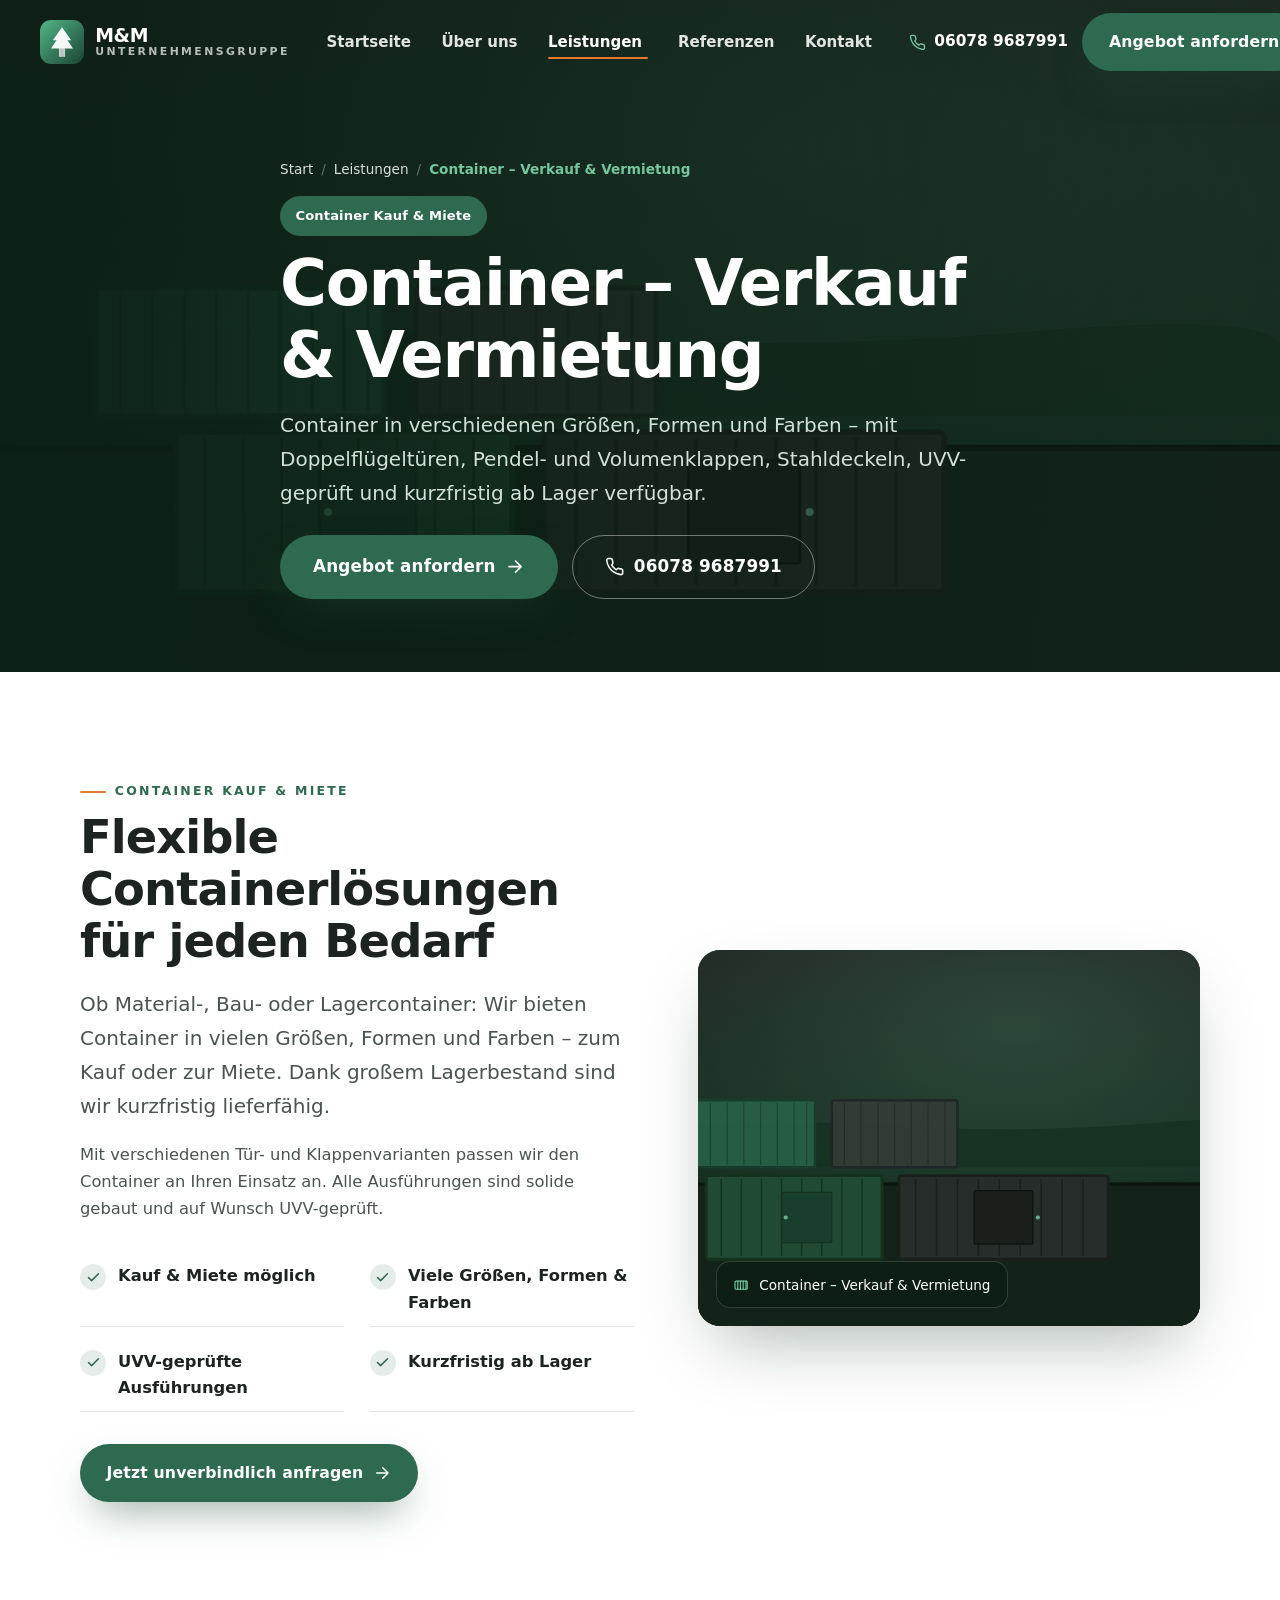
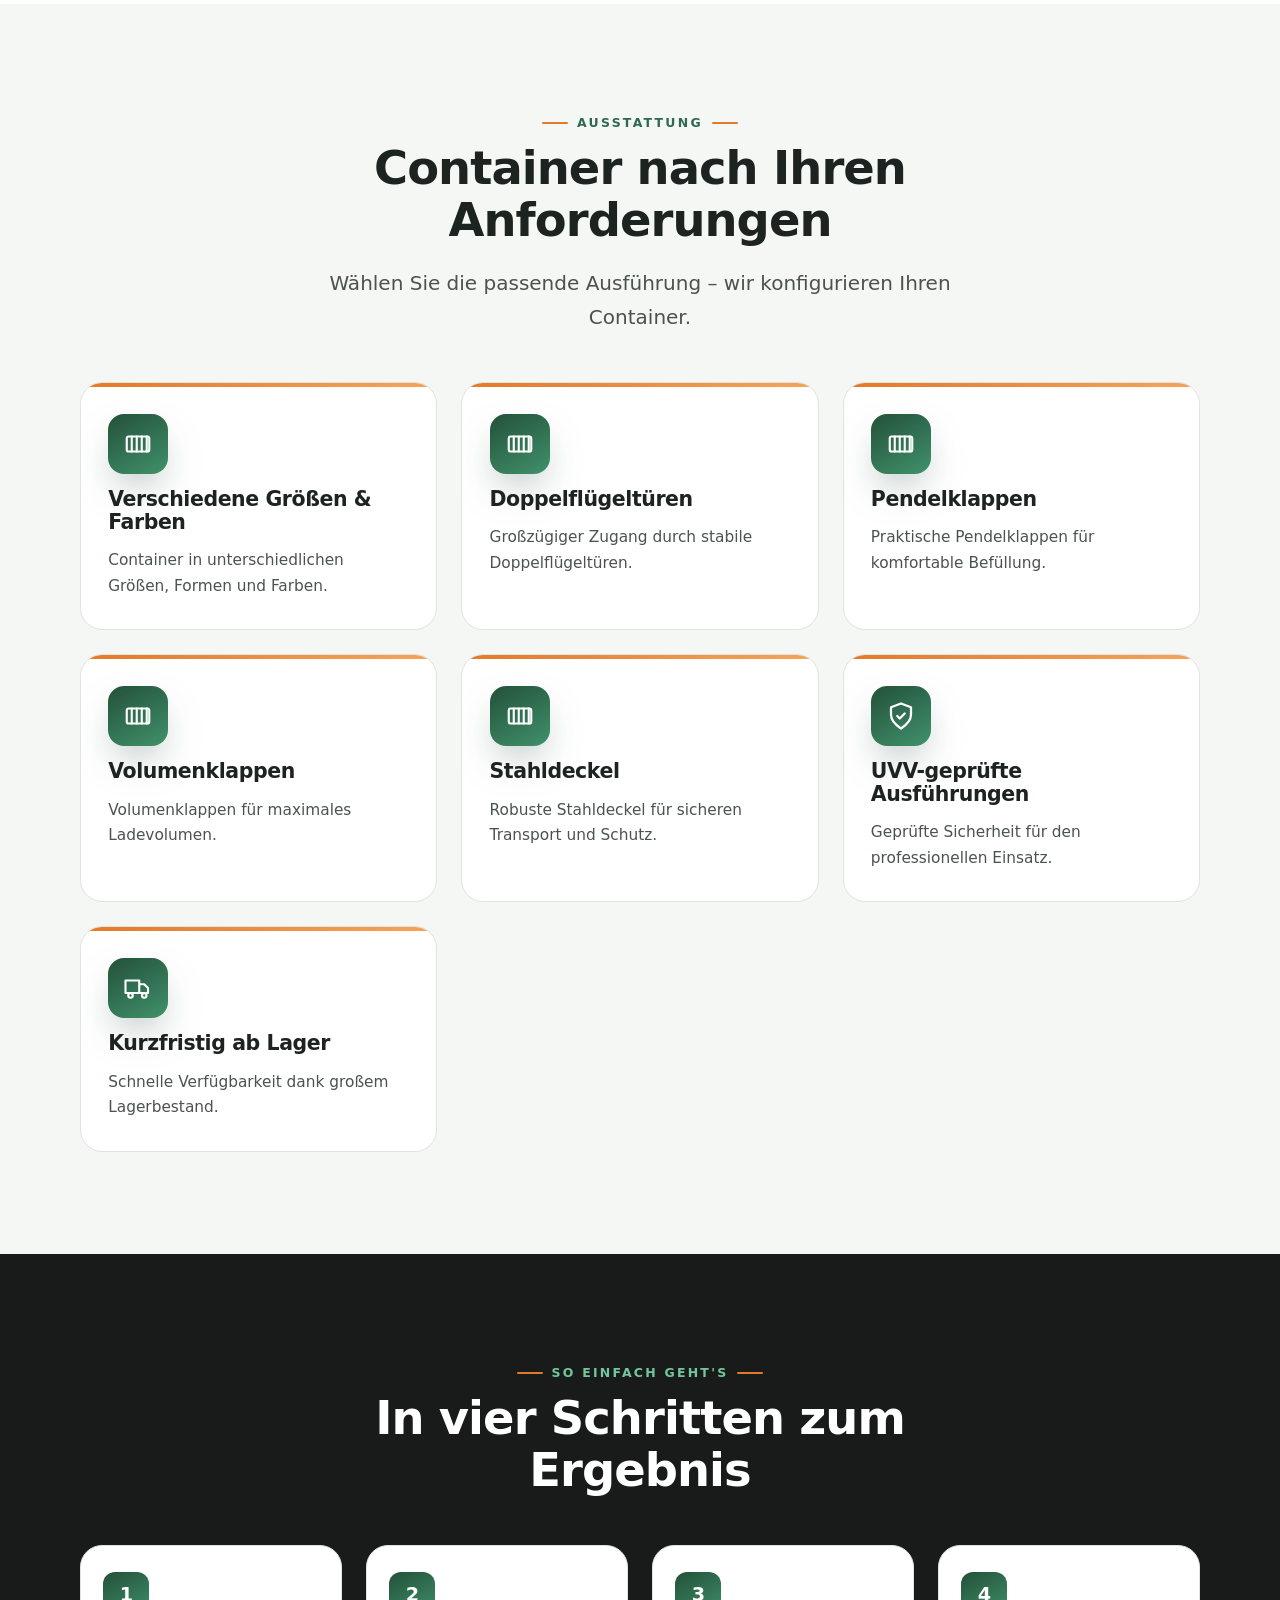
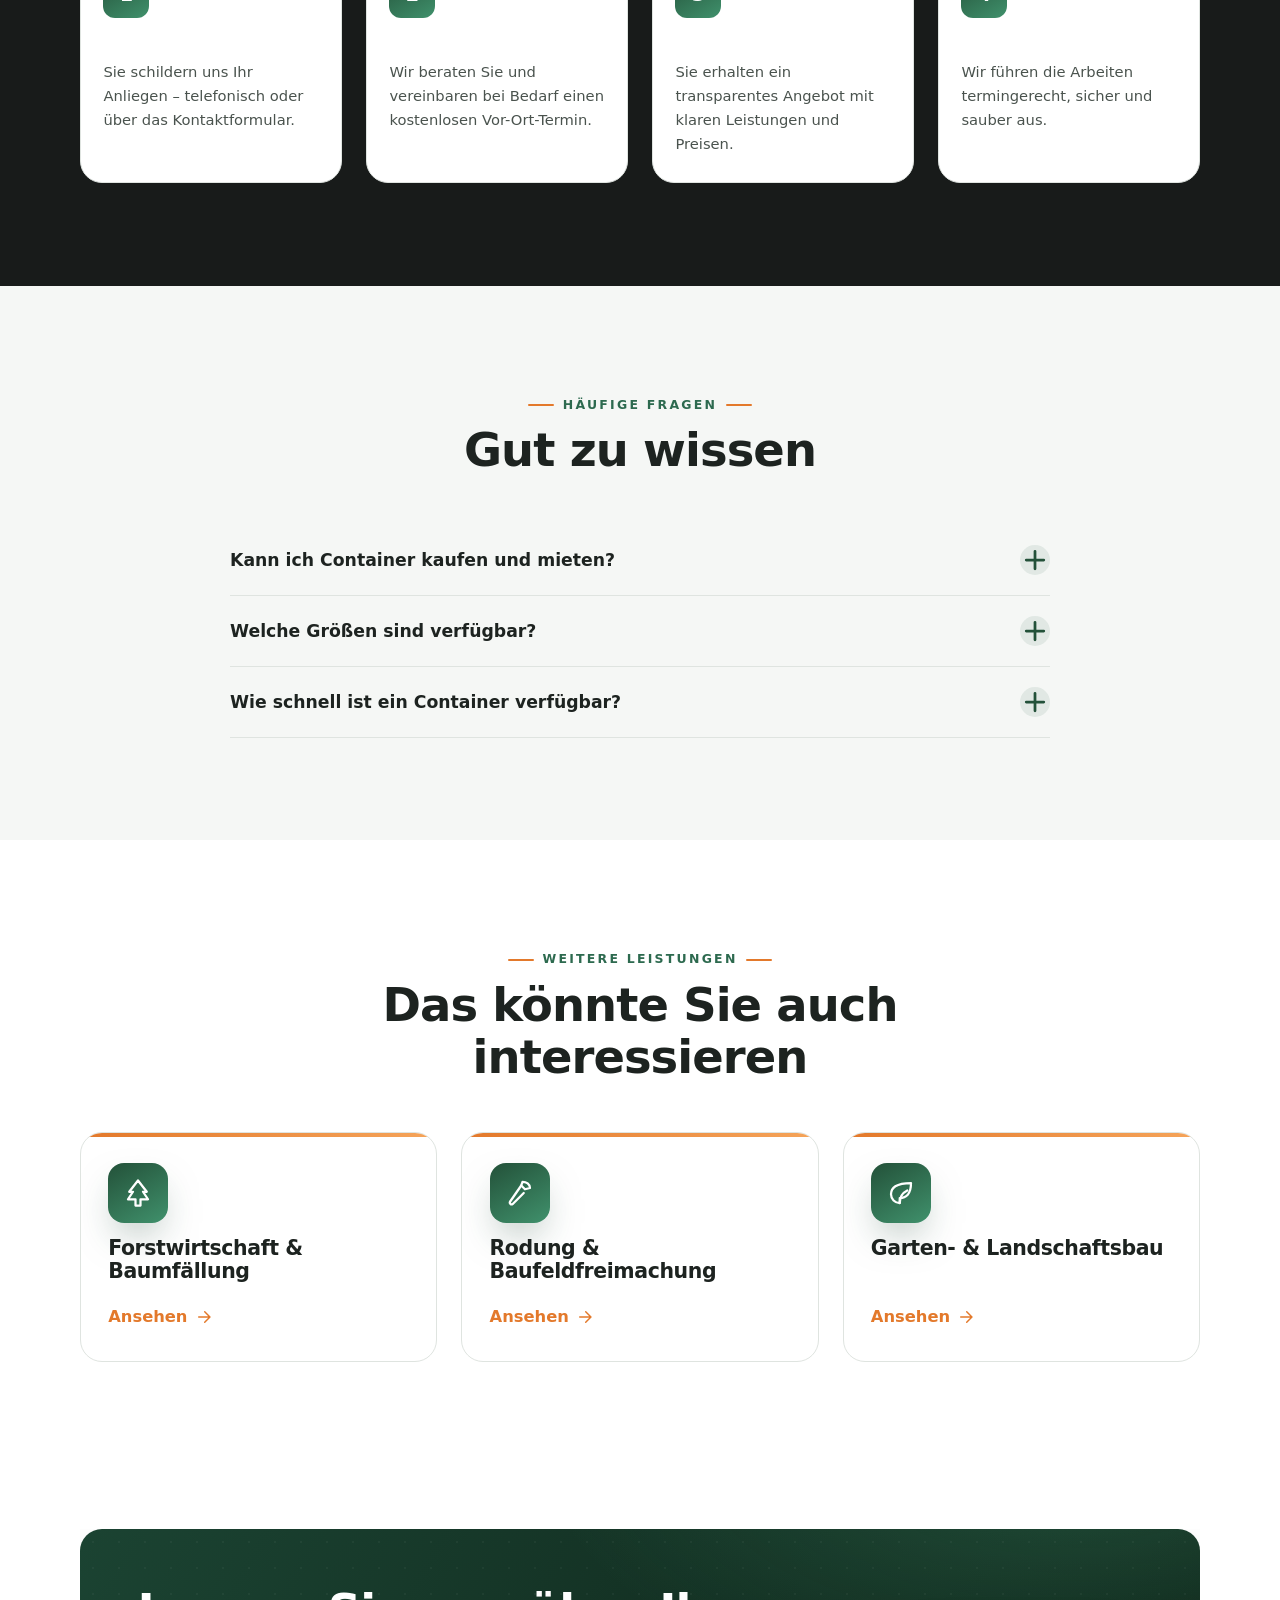
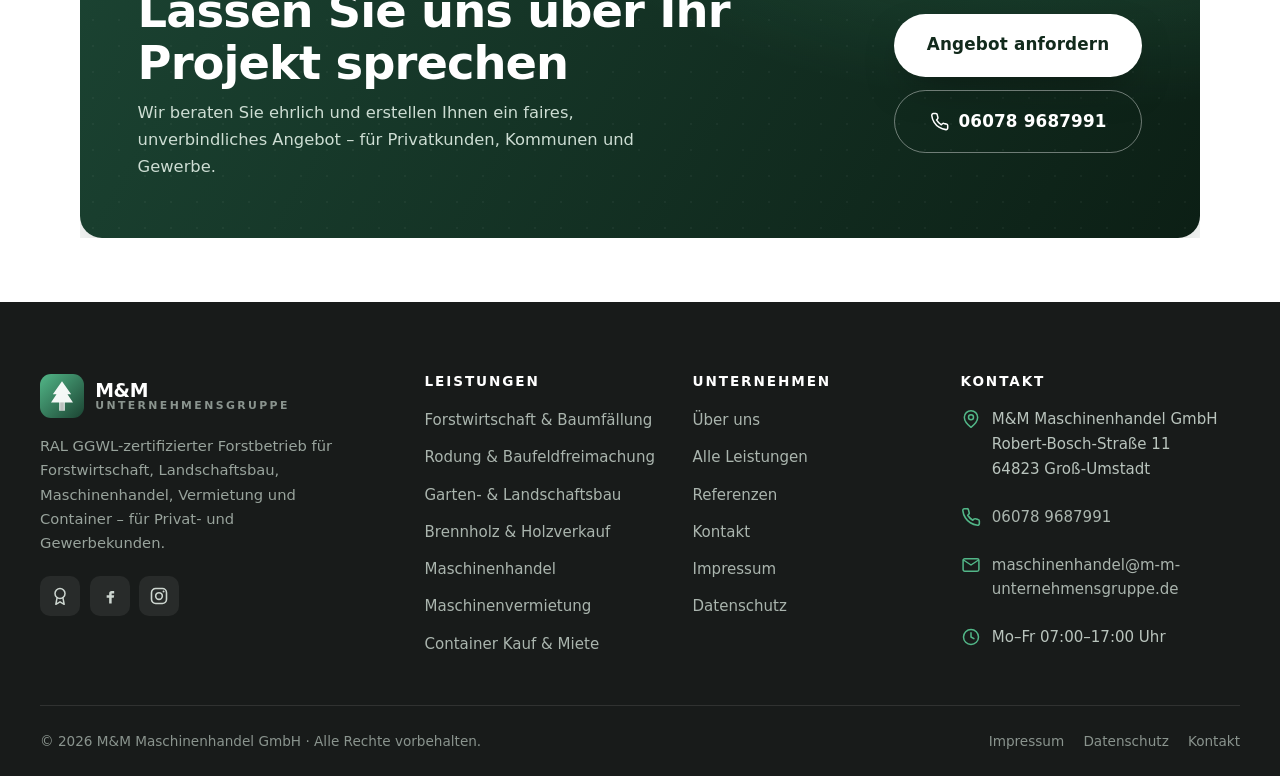
<file: container.html>
<!DOCTYPE html>
<html lang="de">
<head>
  <meta charset="UTF-8">
  <meta name="viewport" content="width=device-width, initial-scale=1.0">
  <title>Container kaufen & mieten | M&amp;M Unternehmensgruppe</title>
  <meta name="description" content="Container in verschiedenen Größen, Formen und Farben – mit Doppelflügeltüren, Pendel- und Volumenklappen, Stahldeckeln, UVV-geprüft und kurzfristig ab Lager verfügbar.">
  <meta name="robots" content="index, follow">
  <link rel="canonical" href="https://www.m-m-unternehmensgruppe.de/container.html">
  <meta name="theme-color" content="#1b4332">
  <meta property="og:type" content="website">
  <meta property="og:locale" content="de_DE">
  <meta property="og:site_name" content="M&amp;M Unternehmensgruppe">
  <meta property="og:title" content="Container kaufen & mieten | M&amp;M Unternehmensgruppe">
  <meta property="og:description" content="Container in verschiedenen Größen, Formen und Farben – mit Doppelflügeltüren, Pendel- und Volumenklappen, Stahldeckeln, UVV-geprüft und kurzfristig ab Lager verfügbar.">
  <meta property="og:image" content="https://www.m-m-unternehmensgruppe.de/assets/og-image.png">
  <meta property="og:url" content="https://www.m-m-unternehmensgruppe.de/container.html">
  <meta name="twitter:card" content="summary_large_image">
  <link rel="icon" type="image/svg+xml" href="assets/favicon.svg">
  <link rel="preload" href="assets/scene-container.svg" as="image">
  <script>(function(){try{var t=localStorage.getItem("mm_theme");if(t!=="dark"&&t!=="light")t=(window.matchMedia&&matchMedia("(prefers-color-scheme:dark)").matches)?"dark":"light";document.documentElement.setAttribute("data-theme",t);}catch(e){}})();</script>
  <link rel="stylesheet" href="css/style.css">
  <script type="application/ld+json">{"@context": "https://schema.org", "@type": "BreadcrumbList", "itemListElement": [{"@type": "ListItem", "position": 1, "name": "Startseite", "item": "https://www.m-m-unternehmensgruppe.de/"}, {"@type": "ListItem", "position": 2, "name": "Leistungen", "item": "https://www.m-m-unternehmensgruppe.de/leistungen.html"}, {"@type": "ListItem", "position": 3, "name": "Container – Verkauf &amp; Vermietung", "item": "https://www.m-m-unternehmensgruppe.de/container.html"}]}</script>
  <script type="application/ld+json">{"@context": "https://schema.org", "@type": "FAQPage", "mainEntity": [{"@type": "Question", "name": "Kann ich Container kaufen und mieten?", "acceptedAnswer": {"@type": "Answer", "text": "Beides ist möglich. Je nach Bedarf bieten wir Ihnen den Kauf oder die flexible Anmietung an."}}, {"@type": "Question", "name": "Welche Größen sind verfügbar?", "acceptedAnswer": {"@type": "Answer", "text": "Wir führen Container in verschiedenen Größen, Formen und Farben. Sagen Sie uns Ihren Einsatzzweck – wir empfehlen die passende Variante."}}, {"@type": "Question", "name": "Wie schnell ist ein Container verfügbar?", "acceptedAnswer": {"@type": "Answer", "text": "Dank großem Lagerbestand sind viele Container kurzfristig ab Lager lieferbar."}}]}</script>
</head>
<body>
<a href="#main" class="btn" style="position:absolute;left:-9999px;top:0;z-index:999" onfocus="this.style.left='8px';this.style.top='8px'" onblur="this.style.left='-9999px'">Zum Inhalt springen</a>
<header id="site-header"></header>
<main id="main">

  <!-- ===== PAGE HERO ===== -->
  <section class="page-hero">
    <div class="page-hero__media"><img src="assets/scene-container.svg" alt="" loading="eager"></div>
    <div class="page-hero__overlay"></div>
    <div class="container page-hero__inner">
      <nav class="breadcrumb reveal" aria-label="Breadcrumb">
        <a href="index.html">Start</a><span class="sep">/</span>
        <a href="leistungen.html">Leistungen</a><span class="sep">/</span>
        <span aria-current="page">Container – Verkauf &amp; Vermietung</span>
      </nav>
      <span class="badge badge--solid reveal" data-delay="1" style="margin-top:1rem">Container Kauf &amp; Miete</span>
      <h1 class="reveal" data-delay="1">Container – Verkauf &amp; Vermietung</h1>
      <p class="lead reveal" data-delay="2">Container in verschiedenen Größen, Formen und Farben – mit Doppelflügeltüren, Pendel- und Volumenklappen, Stahldeckeln, UVV-geprüft und kurzfristig ab Lager verfügbar.</p>
      <div class="hero__cta reveal" data-delay="3" style="margin-top:1.6rem">
        <a class="btn btn--lg" href="kontakt.html">Angebot anfordern <svg viewBox="0 0 24 24" fill="none" stroke="currentColor" stroke-width="2" stroke-linecap="round" stroke-linejoin="round"><path d="M5 12h14M13 5l7 7-7 7"/></svg></a>
        <a class="btn btn--lg btn--outline-light" href="tel:+4960789687991"><svg viewBox="0 0 24 24" fill="none" stroke="currentColor" stroke-width="1.9" stroke-linecap="round" stroke-linejoin="round"><path d="M22 16.9v3a2 2 0 0 1-2.2 2 19.8 19.8 0 0 1-8.6-3 19.5 19.5 0 0 1-6-6 19.8 19.8 0 0 1-3-8.6A2 2 0 0 1 4.1 2h3a2 2 0 0 1 2 1.7c.1 1 .4 1.9.7 2.8a2 2 0 0 1-.5 2.1L8.1 9.9a16 16 0 0 0 6 6l1.3-1.3a2 2 0 0 1 2.1-.4c.9.3 1.8.6 2.8.7a2 2 0 0 1 1.7 2z"/></svg> 06078 9687991</a>
      </div>
    </div>
  </section>

  <!-- ===== INTRO ===== -->
  <section class="section">
    <div class="container">
      <div class="split">
        <div class="reveal">
          <span class="eyebrow">Container Kauf &amp; Miete</span>
          <h2 class="mt-1">Flexible Containerlösungen für jeden Bedarf</h2>
          <p class="lead mt-2">Ob Material-, Bau- oder Lagercontainer: Wir bieten Container in vielen Größen, Formen und Farben – zum Kauf oder zur Miete. Dank großem Lagerbestand sind wir kurzfristig lieferfähig.</p>
          <p class="muted mt-2">Mit verschiedenen Tür- und Klappenvarianten passen wir den Container an Ihren Einsatz an. Alle Ausführungen sind solide gebaut und auf Wunsch UVV-geprüft.</p>
          <ul class="feature-list mt-3">
            <li><span class="ck"><svg viewBox="0 0 24 24" fill="none" stroke="currentColor" stroke-width="2.4" stroke-linecap="round" stroke-linejoin="round"><path d="M20 6 9 17l-5-5"/></svg></span>Kauf &amp; Miete möglich</li>
<li><span class="ck"><svg viewBox="0 0 24 24" fill="none" stroke="currentColor" stroke-width="2.4" stroke-linecap="round" stroke-linejoin="round"><path d="M20 6 9 17l-5-5"/></svg></span>Viele Größen, Formen &amp; Farben</li>
<li><span class="ck"><svg viewBox="0 0 24 24" fill="none" stroke="currentColor" stroke-width="2.4" stroke-linecap="round" stroke-linejoin="round"><path d="M20 6 9 17l-5-5"/></svg></span>UVV-geprüfte Ausführungen</li>
<li><span class="ck"><svg viewBox="0 0 24 24" fill="none" stroke="currentColor" stroke-width="2.4" stroke-linecap="round" stroke-linejoin="round"><path d="M20 6 9 17l-5-5"/></svg></span>Kurzfristig ab Lager</li>
          </ul>
          <a class="btn mt-3" href="kontakt.html">Jetzt unverbindlich anfragen <svg viewBox="0 0 24 24" fill="none" stroke="currentColor" stroke-width="2" stroke-linecap="round" stroke-linejoin="round"><path d="M5 12h14M13 5l7 7-7 7"/></svg></a>
        </div>
        <div class="split__media reveal" data-delay="2">
          <div class="media-frame">
            <img src="assets/scene-container.svg" alt="Container – Verkauf &amp; Vermietung – M&amp;M Unternehmensgruppe">
            <div class="media-badge"><svg viewBox="0 0 24 24" fill="none" stroke="currentColor" stroke-width="1.7" stroke-linecap="round" stroke-linejoin="round"><rect x="3" y="6" width="18" height="12" rx="1.5"/><path d="M7 6v12M11 6v12M15 6v12M19 6v12"/></svg> Container – Verkauf &amp; Vermietung</div>
          </div>
        </div>
      </div>
    </div>
  </section>

  <!-- ===== FEATURES ===== -->
  <section class="section section--alt">
    <div class="container">
      <div class="section-head center reveal">
        <span class="eyebrow eyebrow--center">Ausstattung</span>
        <h2 class="mt-1">Container nach Ihren Anforderungen</h2>
        <p class="lead mt-2 mx-auto measure">Wählen Sie die passende Ausführung – wir konfigurieren Ihren Container.</p>
      </div>
      <div class="cards">
        <article class="service-card reveal"><div class="service-card__icon"><svg viewBox="0 0 24 24" fill="none" stroke="currentColor" stroke-width="1.7" stroke-linecap="round" stroke-linejoin="round"><rect x="3" y="6" width="18" height="12" rx="1.5"/><path d="M7 6v12M11 6v12M15 6v12M19 6v12"/></svg></div><h3>Verschiedene Größen &amp; Farben</h3><p>Container in unterschiedlichen Größen, Formen und Farben.</p></article>
<article class="service-card reveal" data-delay="2"><div class="service-card__icon"><svg viewBox="0 0 24 24" fill="none" stroke="currentColor" stroke-width="1.7" stroke-linecap="round" stroke-linejoin="round"><rect x="3" y="6" width="18" height="12" rx="1.5"/><path d="M7 6v12M11 6v12M15 6v12M19 6v12"/></svg></div><h3>Doppelflügeltüren</h3><p>Großzügiger Zugang durch stabile Doppelflügeltüren.</p></article>
<article class="service-card reveal" data-delay="3"><div class="service-card__icon"><svg viewBox="0 0 24 24" fill="none" stroke="currentColor" stroke-width="1.7" stroke-linecap="round" stroke-linejoin="round"><rect x="3" y="6" width="18" height="12" rx="1.5"/><path d="M7 6v12M11 6v12M15 6v12M19 6v12"/></svg></div><h3>Pendelklappen</h3><p>Praktische Pendelklappen für komfortable Befüllung.</p></article>
<article class="service-card reveal"><div class="service-card__icon"><svg viewBox="0 0 24 24" fill="none" stroke="currentColor" stroke-width="1.7" stroke-linecap="round" stroke-linejoin="round"><rect x="3" y="6" width="18" height="12" rx="1.5"/><path d="M7 6v12M11 6v12M15 6v12M19 6v12"/></svg></div><h3>Volumenklappen</h3><p>Volumenklappen für maximales Ladevolumen.</p></article>
<article class="service-card reveal" data-delay="2"><div class="service-card__icon"><svg viewBox="0 0 24 24" fill="none" stroke="currentColor" stroke-width="1.7" stroke-linecap="round" stroke-linejoin="round"><rect x="3" y="6" width="18" height="12" rx="1.5"/><path d="M7 6v12M11 6v12M15 6v12M19 6v12"/></svg></div><h3>Stahldeckel</h3><p>Robuste Stahldeckel für sicheren Transport und Schutz.</p></article>
<article class="service-card reveal" data-delay="3"><div class="service-card__icon"><svg viewBox="0 0 24 24" fill="none" stroke="currentColor" stroke-width="1.8" stroke-linecap="round" stroke-linejoin="round"><path d="M12 2 4 5v6c0 5 3.5 8 8 11 4.5-3 8-6 8-11V5z"/><path d="m9 12 2 2 4-4"/></svg></div><h3>UVV-geprüfte Ausführungen</h3><p>Geprüfte Sicherheit für den professionellen Einsatz.</p></article>
<article class="service-card reveal"><div class="service-card__icon"><svg viewBox="0 0 24 24" fill="none" stroke="currentColor" stroke-width="1.7" stroke-linecap="round" stroke-linejoin="round"><path d="M2 6h11v10H2zM13 9h4l3 3v4h-7z"/><circle cx="6" cy="18" r="1.8"/><circle cx="17" cy="18" r="1.8"/></svg></div><h3>Kurzfristig ab Lager</h3><p>Schnelle Verfügbarkeit dank großem Lagerbestand.</p></article>
      </div>
    </div>
  </section>


  <section class="section section--dark">
    <div class="container">
      <div class="section-head center reveal">
        <span class="eyebrow eyebrow--center">So einfach geht's</span>
        <h2 class="mt-1">In vier Schritten zum Ergebnis</h2>
      </div>
      <div class="steps">
        <div class="step reveal"><div class="step__num">1</div><h3>Anfrage</h3><p>Sie schildern uns Ihr Anliegen – telefonisch oder über das Kontaktformular.</p></div>
        <div class="step reveal" data-delay="1"><div class="step__num">2</div><h3>Beratung &amp; Termin</h3><p>Wir beraten Sie und vereinbaren bei Bedarf einen kostenlosen Vor-Ort-Termin.</p></div>
        <div class="step reveal" data-delay="2"><div class="step__num">3</div><h3>Festes Angebot</h3><p>Sie erhalten ein transparentes Angebot mit klaren Leistungen und Preisen.</p></div>
        <div class="step reveal" data-delay="3"><div class="step__num">4</div><h3>Durchführung</h3><p>Wir führen die Arbeiten termingerecht, sicher und sauber aus.</p></div>
      </div>
    </div>
  </section>

  <section class="section section--alt">
    <div class="container">
      <div class="section-head center reveal">
        <span class="eyebrow eyebrow--center">Häufige Fragen</span>
        <h2 class="mt-1">Gut zu wissen</h2>
      </div>
      <div class="faq reveal"><div class="faq__item"><button class="faq__q" aria-expanded="false">Kann ich Container kaufen und mieten?<span class="pm"><svg viewBox="0 0 24 24" fill="none" stroke="currentColor" stroke-width="2.2" stroke-linecap="round"><path d="M12 5v14M5 12h14"/></svg></span></button><div class="faq__a"><p>Beides ist möglich. Je nach Bedarf bieten wir Ihnen den Kauf oder die flexible Anmietung an.</p></div></div>
<div class="faq__item"><button class="faq__q" aria-expanded="false">Welche Größen sind verfügbar?<span class="pm"><svg viewBox="0 0 24 24" fill="none" stroke="currentColor" stroke-width="2.2" stroke-linecap="round"><path d="M12 5v14M5 12h14"/></svg></span></button><div class="faq__a"><p>Wir führen Container in verschiedenen Größen, Formen und Farben. Sagen Sie uns Ihren Einsatzzweck – wir empfehlen die passende Variante.</p></div></div>
<div class="faq__item"><button class="faq__q" aria-expanded="false">Wie schnell ist ein Container verfügbar?<span class="pm"><svg viewBox="0 0 24 24" fill="none" stroke="currentColor" stroke-width="2.2" stroke-linecap="round"><path d="M12 5v14M5 12h14"/></svg></span></button><div class="faq__a"><p>Dank großem Lagerbestand sind viele Container kurzfristig ab Lager lieferbar.</p></div></div></div>
    </div>
  </section>

  <!-- ===== RELATED ===== -->
  <section class="section">
    <div class="container">
      <div class="section-head center reveal">
        <span class="eyebrow eyebrow--center">Weitere Leistungen</span>
        <h2 class="mt-1">Das könnte Sie auch interessieren</h2>
      </div>
      <div class="cards cards--3">
        <a class="service-card reveal" href="forstwirtschaft.html" style="text-decoration:none"><div class="service-card__icon"><svg viewBox="0 0 24 24" fill="none" stroke="currentColor" stroke-width="1.8" stroke-linecap="round" stroke-linejoin="round"><path d="M12 2 5 11h3l-4 6h6v5h4v-5h6l-4-6h3z"/></svg></div><h3>Forstwirtschaft & Baumfällung</h3><span class="link-arrow">Ansehen <svg viewBox="0 0 24 24" fill="none" stroke="currentColor" stroke-width="2" stroke-linecap="round" stroke-linejoin="round"><path d="M5 12h14M13 5l7 7-7 7"/></svg></span></a>
<a class="service-card reveal" href="rodung.html" style="text-decoration:none"><div class="service-card__icon"><svg viewBox="0 0 24 24" fill="none" stroke="currentColor" stroke-width="1.8" stroke-linecap="round" stroke-linejoin="round"><path d="M14 3c3 0 6 2 6 5l-4 1-3-3z"/><path d="M13 6 4 19a1.5 1.5 0 0 0 2 2l9-9"/></svg></div><h3>Rodung & Baufeldfreimachung</h3><span class="link-arrow">Ansehen <svg viewBox="0 0 24 24" fill="none" stroke="currentColor" stroke-width="2" stroke-linecap="round" stroke-linejoin="round"><path d="M5 12h14M13 5l7 7-7 7"/></svg></span></a>
<a class="service-card reveal" href="landschaftsbau.html" style="text-decoration:none"><div class="service-card__icon"><svg viewBox="0 0 24 24" fill="none" stroke="currentColor" stroke-width="1.8" stroke-linecap="round" stroke-linejoin="round"><path d="M11 20A7 7 0 0 1 4 13c0-5 4-9 16-9 0 9-4 12-9 12z"/><path d="M11 20c0-5 2-8 6-10"/></svg></div><h3>Garten- & Landschaftsbau</h3><span class="link-arrow">Ansehen <svg viewBox="0 0 24 24" fill="none" stroke="currentColor" stroke-width="2" stroke-linecap="round" stroke-linejoin="round"><path d="M5 12h14M13 5l7 7-7 7"/></svg></span></a>
      </div>
    </div>
  </section>

  <!-- ===== CTA ===== -->
  <section class="section section--tight">
    <div class="container">
      <div class="cta-band reveal">
        <div class="cta-band__inner">
          <div>
            <h2>Lassen Sie uns über Ihr Projekt sprechen</h2>
            <p>Wir beraten Sie ehrlich und erstellen Ihnen ein faires, unverbindliches Angebot – für Privatkunden, Kommunen und Gewerbe.</p>
          </div>
          <div class="cta-band__actions">
            <a class="btn btn--light btn--lg" href="kontakt.html">Angebot anfordern</a>
            <a class="btn btn--outline-light btn--lg" href="tel:+4960789687991"><svg viewBox="0 0 24 24" fill="none" stroke="currentColor" stroke-width="1.9" stroke-linecap="round" stroke-linejoin="round"><path d="M22 16.9v3a2 2 0 0 1-2.2 2 19.8 19.8 0 0 1-8.6-3 19.5 19.5 0 0 1-6-6 19.8 19.8 0 0 1-3-8.6A2 2 0 0 1 4.1 2h3a2 2 0 0 1 2 1.7c.1 1 .4 1.9.7 2.8a2 2 0 0 1-.5 2.1L8.1 9.9a16 16 0 0 0 6 6l1.3-1.3a2 2 0 0 1 2.1-.4c.9.3 1.8.6 2.8.7a2 2 0 0 1 1.7 2z"/></svg> 06078 9687991</a>
          </div>
        </div>
      </div>
    </div>
  </section>

</main>
<footer id="site-footer"></footer>
<script src="js/site.js" defer></script>
</body>
</html>
</file>
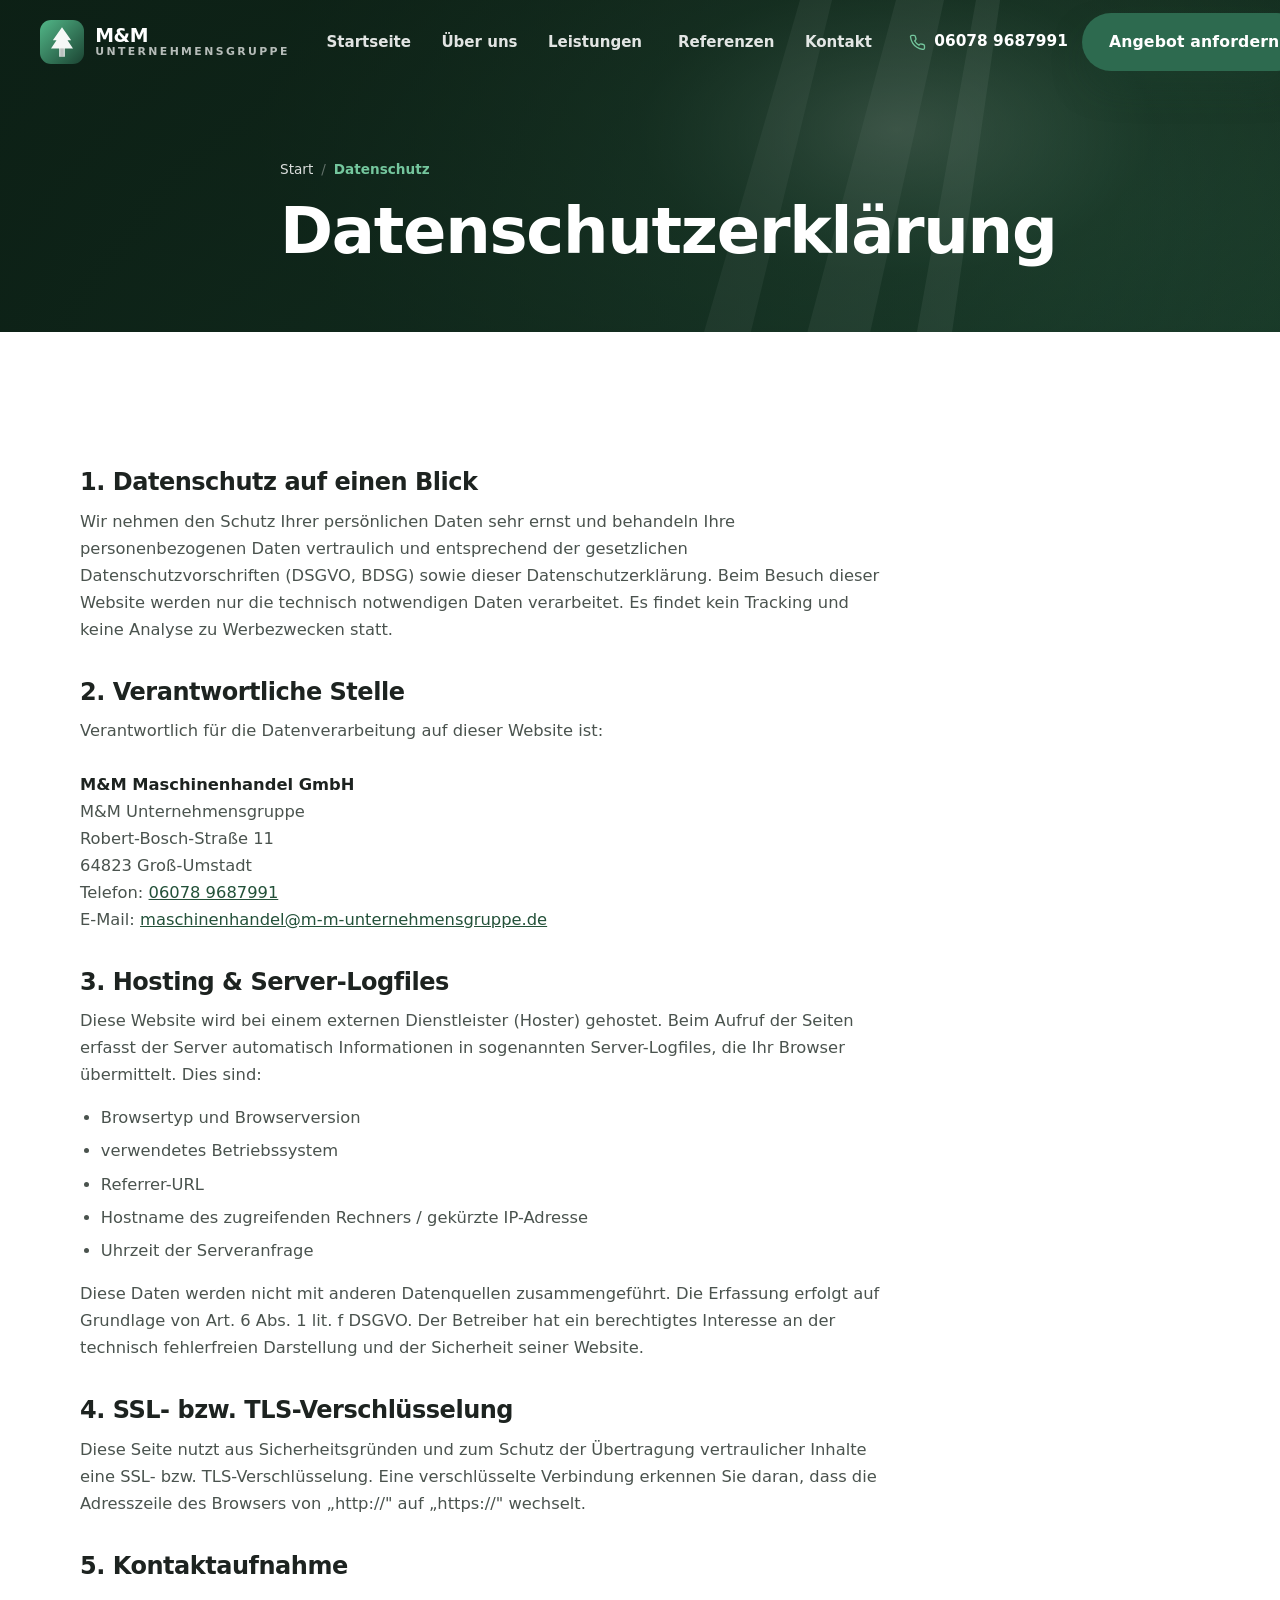
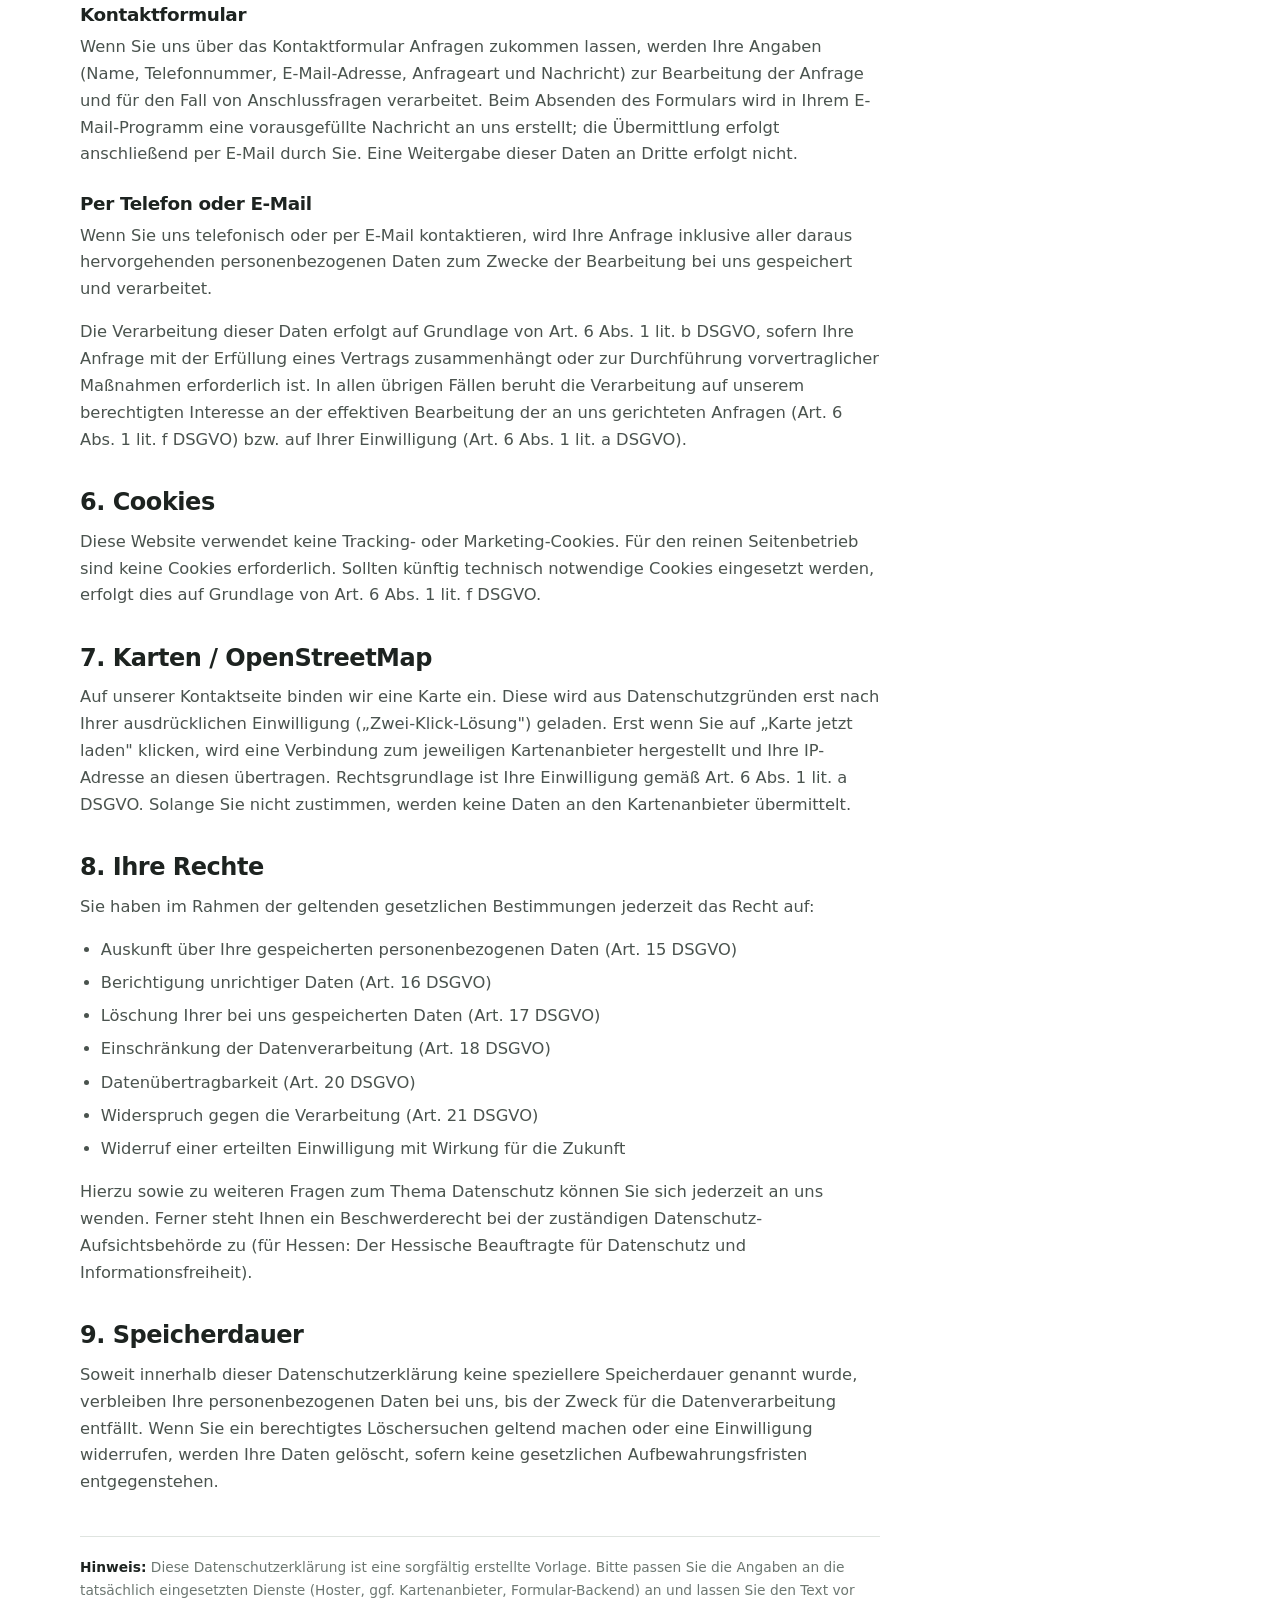
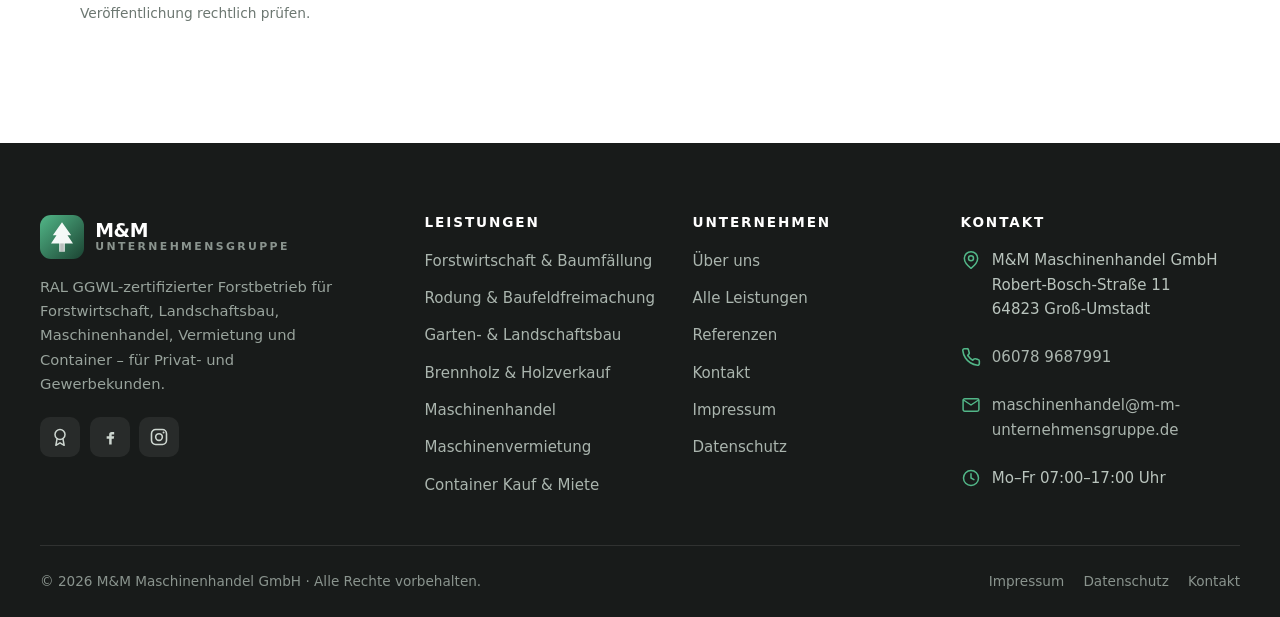
<file: datenschutz.html>
<!DOCTYPE html>
<html lang="de">
<head>
  <meta charset="UTF-8">
  <meta name="viewport" content="width=device-width, initial-scale=1.0">
  <title>Datenschutz | M&amp;M Unternehmensgruppe</title>
  <meta name="description" content="Datenschutzerklärung der M&amp;M Unternehmensgruppe gemäß DSGVO – Informationen zur Verarbeitung personenbezogener Daten auf dieser Website.">
  <meta name="robots" content="noindex, follow">
  <link rel="canonical" href="https://www.m-m-unternehmensgruppe.de/datenschutz.html">
  <meta name="theme-color" content="#1b4332">
  <link rel="icon" type="image/svg+xml" href="assets/favicon.svg">
  <script>(function(){try{var t=localStorage.getItem("mm_theme");if(t!=="dark"&&t!=="light")t=(window.matchMedia&&matchMedia("(prefers-color-scheme:dark)").matches)?"dark":"light";document.documentElement.setAttribute("data-theme",t);}catch(e){}})();</script>
  <link rel="stylesheet" href="css/style.css">
</head>
<body>
<a href="#main" class="btn" style="position:absolute;left:-9999px;top:0;z-index:999" onfocus="this.style.left='8px';this.style.top='8px'" onblur="this.style.left='-9999px'">Zum Inhalt springen</a>
<header id="site-header"></header>
<main id="main">

  <section class="page-hero" style="padding-bottom:clamp(2rem,4vw,3rem)">
    <div class="page-hero__media"><img src="assets/scene-forest.svg" alt="" loading="eager"></div>
    <div class="page-hero__overlay"></div>
    <div class="container page-hero__inner">
      <nav class="breadcrumb" aria-label="Breadcrumb">
        <a href="index.html">Start</a><span class="sep">/</span>
        <span aria-current="page">Datenschutz</span>
      </nav>
      <h1 style="margin-top:1rem">Datenschutzerklärung</h1>
    </div>
  </section>

  <section class="section">
    <div class="container">
      <div class="prose">
        <h2>1. Datenschutz auf einen Blick</h2>
        <p>Wir nehmen den Schutz Ihrer persönlichen Daten sehr ernst und behandeln Ihre personenbezogenen Daten vertraulich und entsprechend der gesetzlichen Datenschutzvorschriften (DSGVO, BDSG) sowie dieser Datenschutzerklärung. Beim Besuch dieser Website werden nur die technisch notwendigen Daten verarbeitet. Es findet kein Tracking und keine Analyse zu Werbezwecken statt.</p>

        <h2>2. Verantwortliche Stelle</h2>
        <p>
          Verantwortlich für die Datenverarbeitung auf dieser Website ist:<br><br>
          <strong>M&amp;M Maschinenhandel GmbH</strong><br>
          M&amp;M Unternehmensgruppe<br>
          Robert-Bosch-Straße 11<br>
          64823 Groß-Umstadt<br>
          Telefon: <a href="tel:+4960789687991">06078 9687991</a><br>
          E-Mail: <a href="mailto:maschinenhandel@m-m-unternehmensgruppe.de">maschinenhandel@m-m-unternehmensgruppe.de</a>
        </p>

        <h2>3. Hosting &amp; Server-Logfiles</h2>
        <p>Diese Website wird bei einem externen Dienstleister (Hoster) gehostet. Beim Aufruf der Seiten erfasst der Server automatisch Informationen in sogenannten Server-Logfiles, die Ihr Browser übermittelt. Dies sind:</p>
        <ul>
          <li>Browsertyp und Browserversion</li>
          <li>verwendetes Betriebssystem</li>
          <li>Referrer-URL</li>
          <li>Hostname des zugreifenden Rechners / gekürzte IP-Adresse</li>
          <li>Uhrzeit der Serveranfrage</li>
        </ul>
        <p>Diese Daten werden nicht mit anderen Datenquellen zusammengeführt. Die Erfassung erfolgt auf Grundlage von Art. 6 Abs. 1 lit. f DSGVO. Der Betreiber hat ein berechtigtes Interesse an der technisch fehlerfreien Darstellung und der Sicherheit seiner Website.</p>

        <h2>4. SSL- bzw. TLS-Verschlüsselung</h2>
        <p>Diese Seite nutzt aus Sicherheitsgründen und zum Schutz der Übertragung vertraulicher Inhalte eine SSL- bzw. TLS-Verschlüsselung. Eine verschlüsselte Verbindung erkennen Sie daran, dass die Adresszeile des Browsers von „http://" auf „https://" wechselt.</p>

        <h2>5. Kontaktaufnahme</h2>
        <h3>Kontaktformular</h3>
        <p>Wenn Sie uns über das Kontaktformular Anfragen zukommen lassen, werden Ihre Angaben (Name, Telefonnummer, E-Mail-Adresse, Anfrageart und Nachricht) zur Bearbeitung der Anfrage und für den Fall von Anschlussfragen verarbeitet. Beim Absenden des Formulars wird in Ihrem E-Mail-Programm eine vorausgefüllte Nachricht an uns erstellt; die Übermittlung erfolgt anschließend per E-Mail durch Sie. Eine Weitergabe dieser Daten an Dritte erfolgt nicht.</p>
        <h3>Per Telefon oder E-Mail</h3>
        <p>Wenn Sie uns telefonisch oder per E-Mail kontaktieren, wird Ihre Anfrage inklusive aller daraus hervorgehenden personenbezogenen Daten zum Zwecke der Bearbeitung bei uns gespeichert und verarbeitet.</p>
        <p>Die Verarbeitung dieser Daten erfolgt auf Grundlage von Art. 6 Abs. 1 lit. b DSGVO, sofern Ihre Anfrage mit der Erfüllung eines Vertrags zusammenhängt oder zur Durchführung vorvertraglicher Maßnahmen erforderlich ist. In allen übrigen Fällen beruht die Verarbeitung auf unserem berechtigten Interesse an der effektiven Bearbeitung der an uns gerichteten Anfragen (Art. 6 Abs. 1 lit. f DSGVO) bzw. auf Ihrer Einwilligung (Art. 6 Abs. 1 lit. a DSGVO).</p>

        <h2>6. Cookies</h2>
        <p>Diese Website verwendet keine Tracking- oder Marketing-Cookies. Für den reinen Seitenbetrieb sind keine Cookies erforderlich. Sollten künftig technisch notwendige Cookies eingesetzt werden, erfolgt dies auf Grundlage von Art. 6 Abs. 1 lit. f DSGVO.</p>

        <h2>7. Karten / OpenStreetMap</h2>
        <p>Auf unserer Kontaktseite binden wir eine Karte ein. Diese wird aus Datenschutzgründen erst nach Ihrer ausdrücklichen Einwilligung („Zwei-Klick-Lösung") geladen. Erst wenn Sie auf „Karte jetzt laden" klicken, wird eine Verbindung zum jeweiligen Kartenanbieter hergestellt und Ihre IP-Adresse an diesen übertragen. Rechtsgrundlage ist Ihre Einwilligung gemäß Art. 6 Abs. 1 lit. a DSGVO. Solange Sie nicht zustimmen, werden keine Daten an den Kartenanbieter übermittelt.</p>

        <h2>8. Ihre Rechte</h2>
        <p>Sie haben im Rahmen der geltenden gesetzlichen Bestimmungen jederzeit das Recht auf:</p>
        <ul>
          <li>Auskunft über Ihre gespeicherten personenbezogenen Daten (Art. 15 DSGVO)</li>
          <li>Berichtigung unrichtiger Daten (Art. 16 DSGVO)</li>
          <li>Löschung Ihrer bei uns gespeicherten Daten (Art. 17 DSGVO)</li>
          <li>Einschränkung der Datenverarbeitung (Art. 18 DSGVO)</li>
          <li>Datenübertragbarkeit (Art. 20 DSGVO)</li>
          <li>Widerspruch gegen die Verarbeitung (Art. 21 DSGVO)</li>
          <li>Widerruf einer erteilten Einwilligung mit Wirkung für die Zukunft</li>
        </ul>
        <p>Hierzu sowie zu weiteren Fragen zum Thema Datenschutz können Sie sich jederzeit an uns wenden. Ferner steht Ihnen ein Beschwerderecht bei der zuständigen Datenschutz-Aufsichtsbehörde zu (für Hessen: Der Hessische Beauftragte für Datenschutz und Informationsfreiheit).</p>

        <h2>9. Speicherdauer</h2>
        <p>Soweit innerhalb dieser Datenschutzerklärung keine speziellere Speicherdauer genannt wurde, verbleiben Ihre personenbezogenen Daten bei uns, bis der Zweck für die Datenverarbeitung entfällt. Wenn Sie ein berechtigtes Löschersuchen geltend machen oder eine Einwilligung widerrufen, werden Ihre Daten gelöscht, sofern keine gesetzlichen Aufbewahrungsfristen entgegenstehen.</p>

        <p style="margin-top:2.5rem;font-size:.86rem;color:var(--gray-500);border-top:1px solid var(--line);padding-top:1.2rem">
          <strong>Hinweis:</strong> Diese Datenschutzerklärung ist eine sorgfältig erstellte Vorlage. Bitte passen Sie die Angaben an die tatsächlich eingesetzten Dienste (Hoster, ggf. Kartenanbieter, Formular-Backend) an und lassen Sie den Text vor Veröffentlichung rechtlich prüfen.
        </p>
      </div>
    </div>
  </section>

</main>
<footer id="site-footer"></footer>
<script src="js/site.js" defer></script>
</body>
</html>
</file>
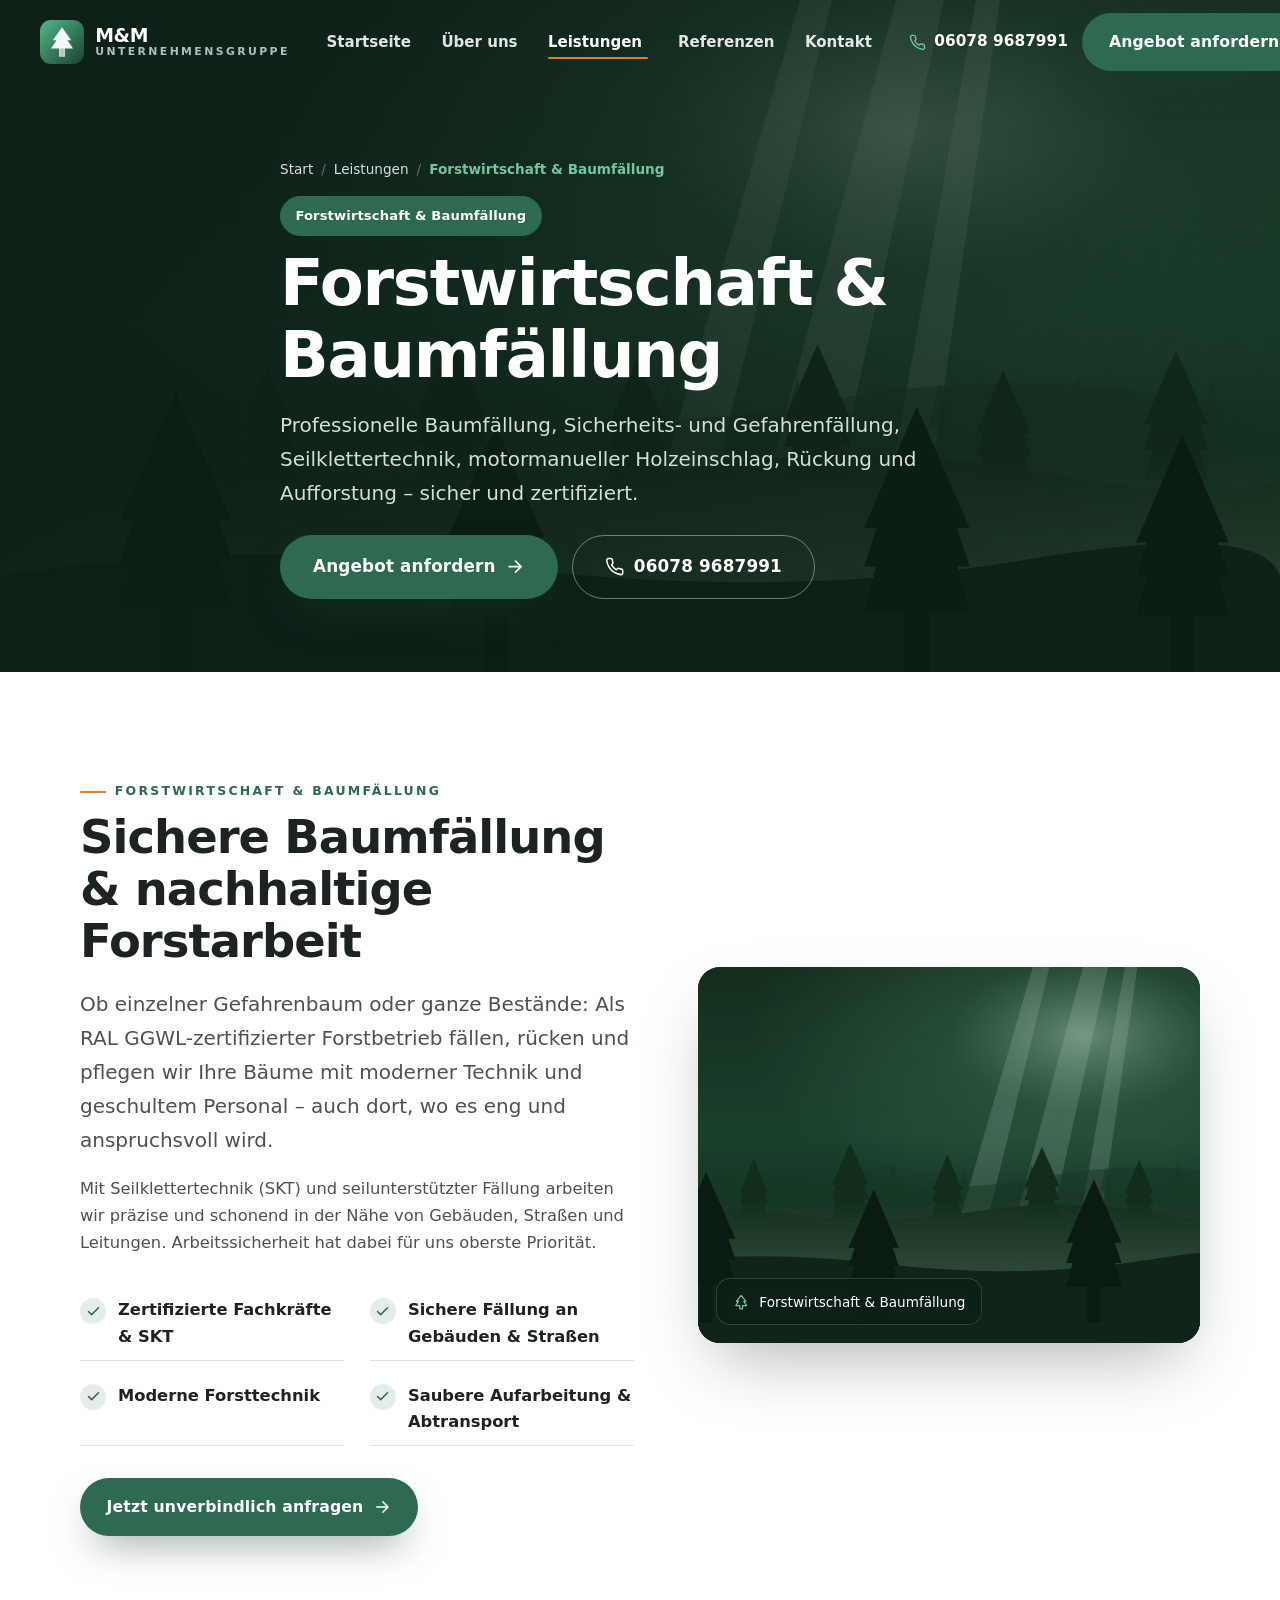
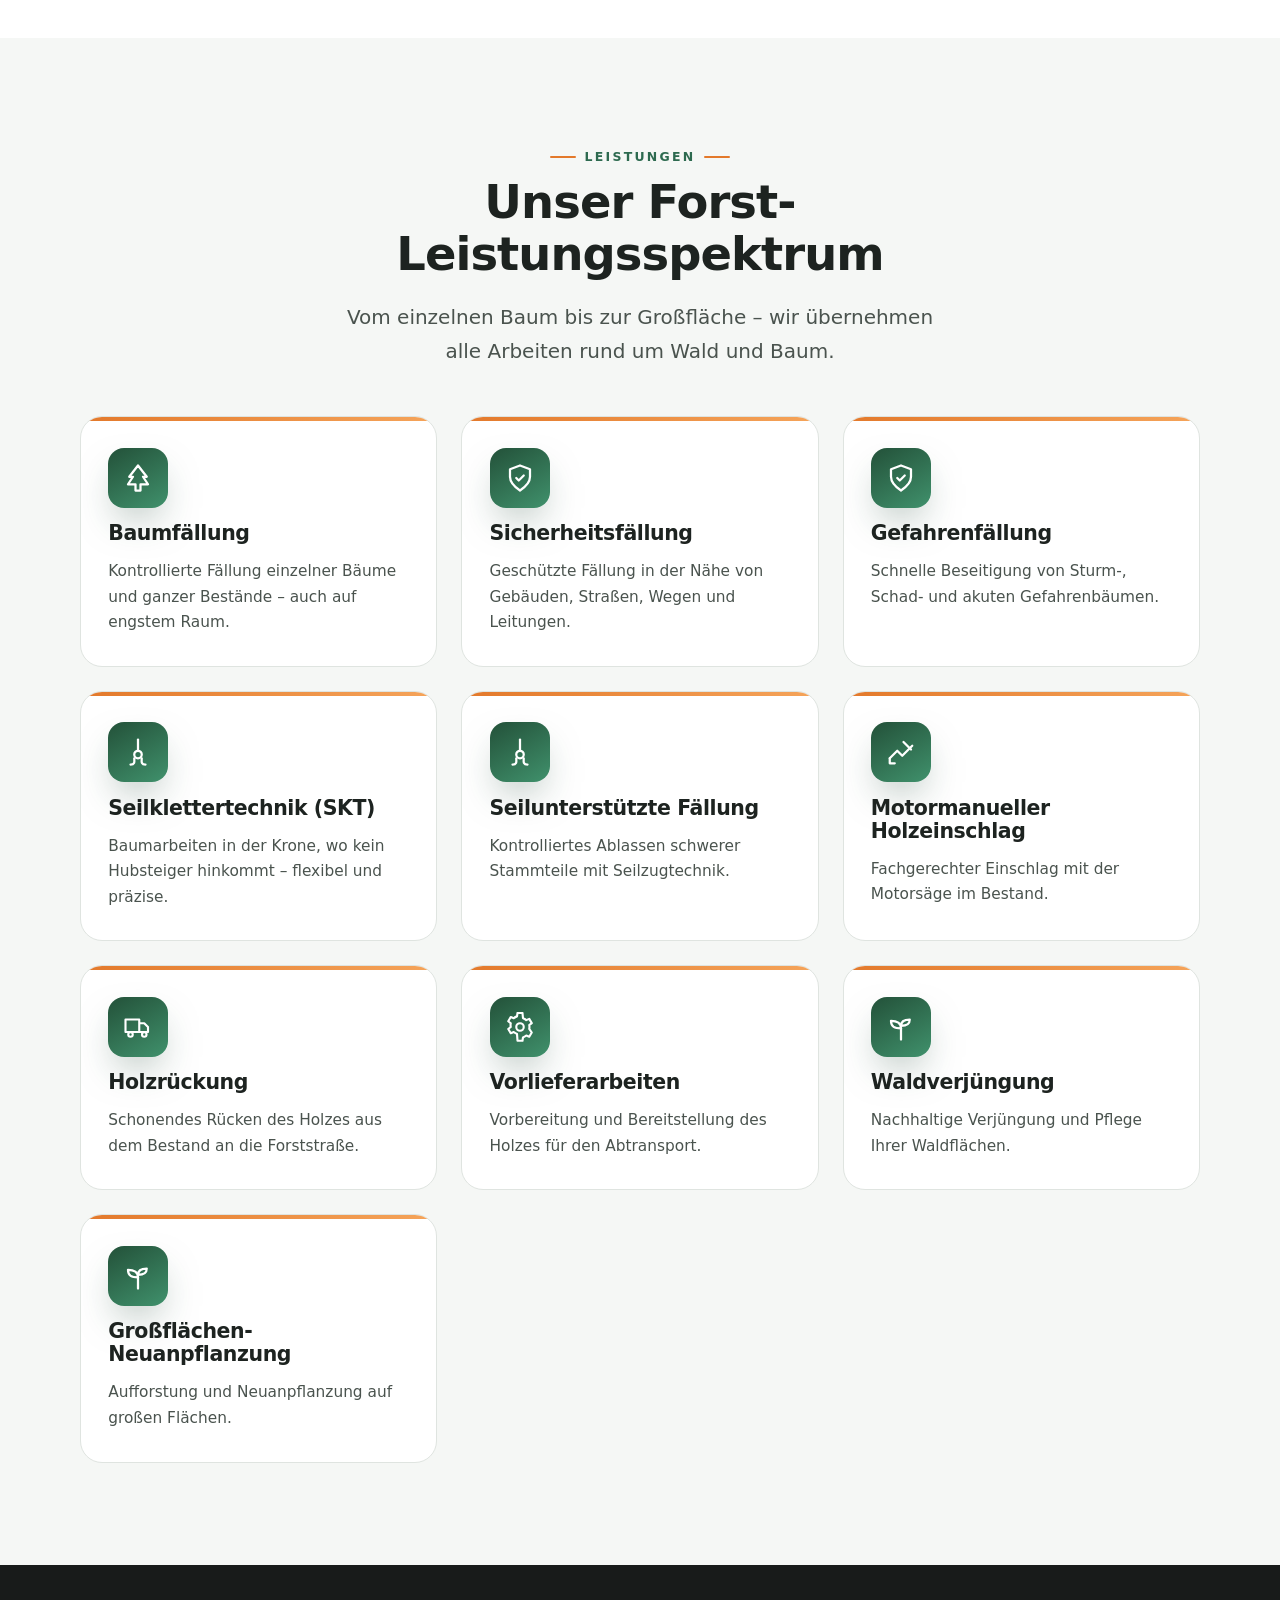
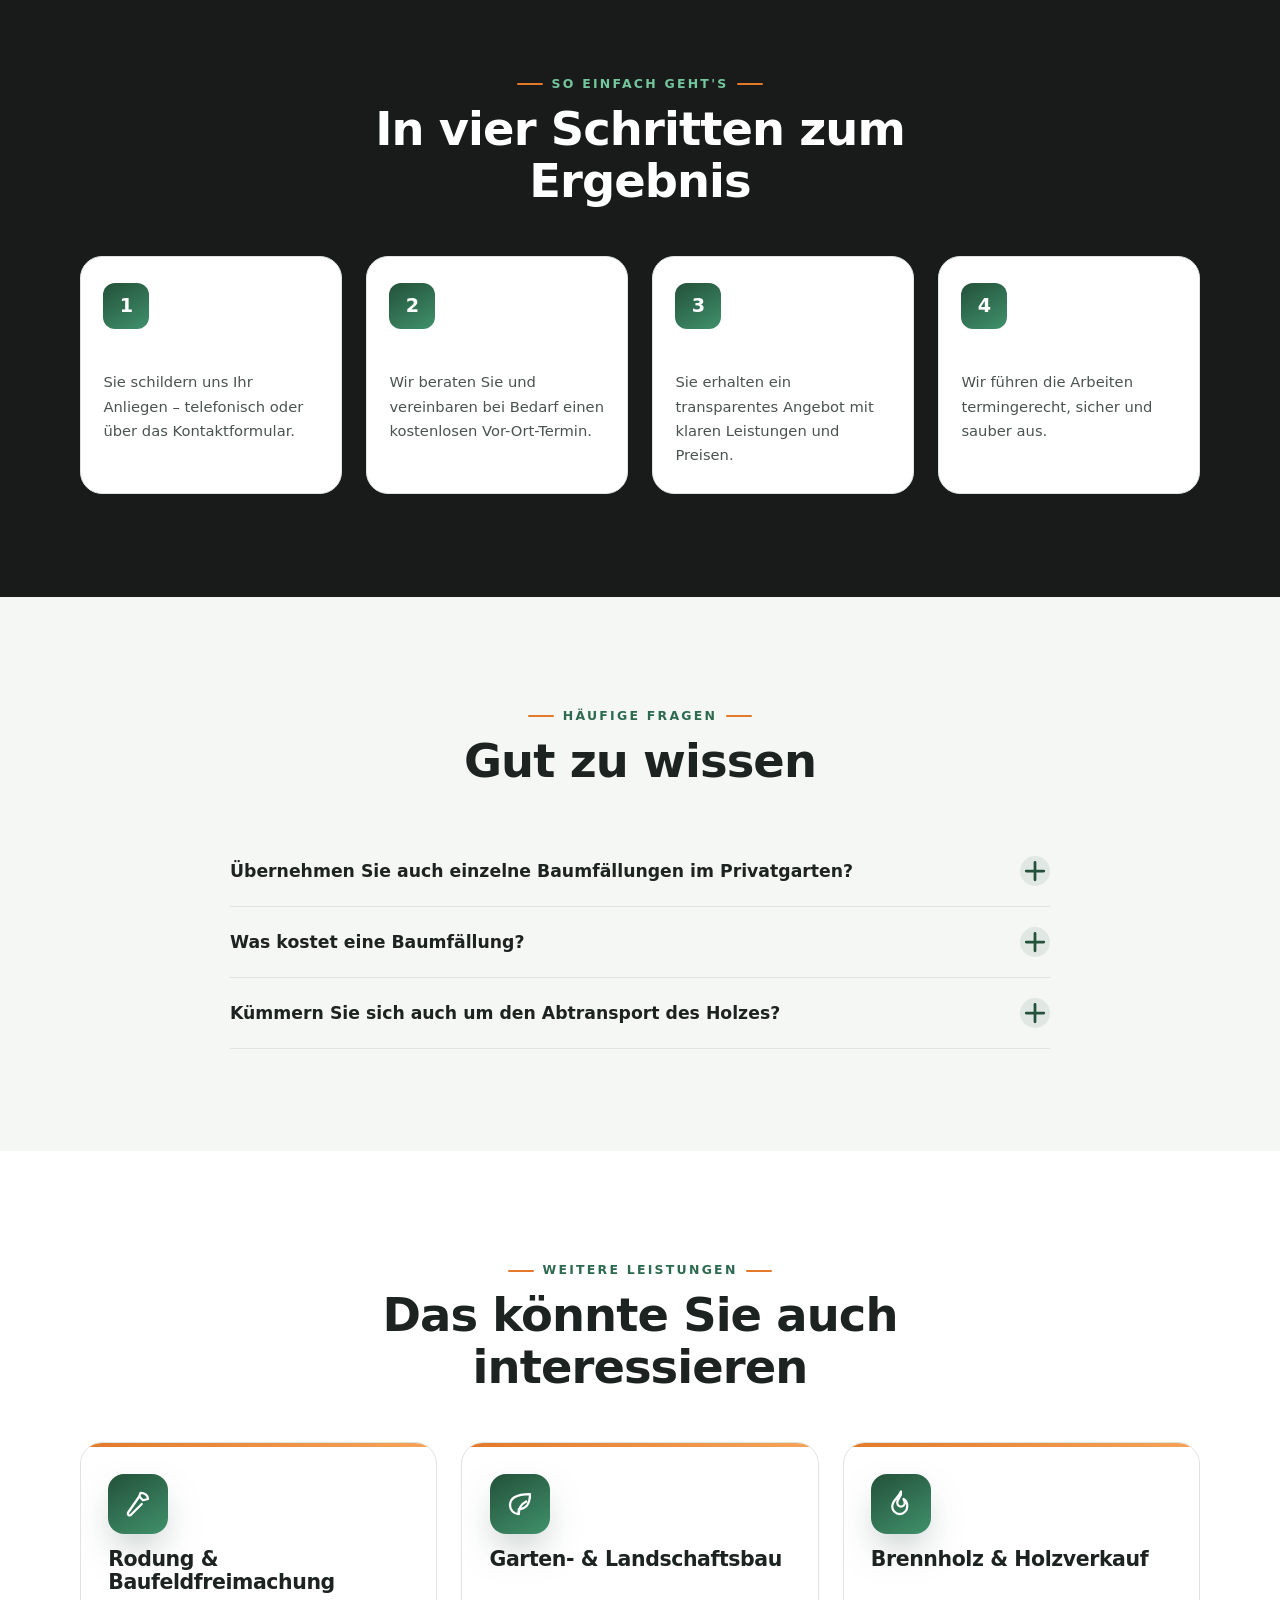
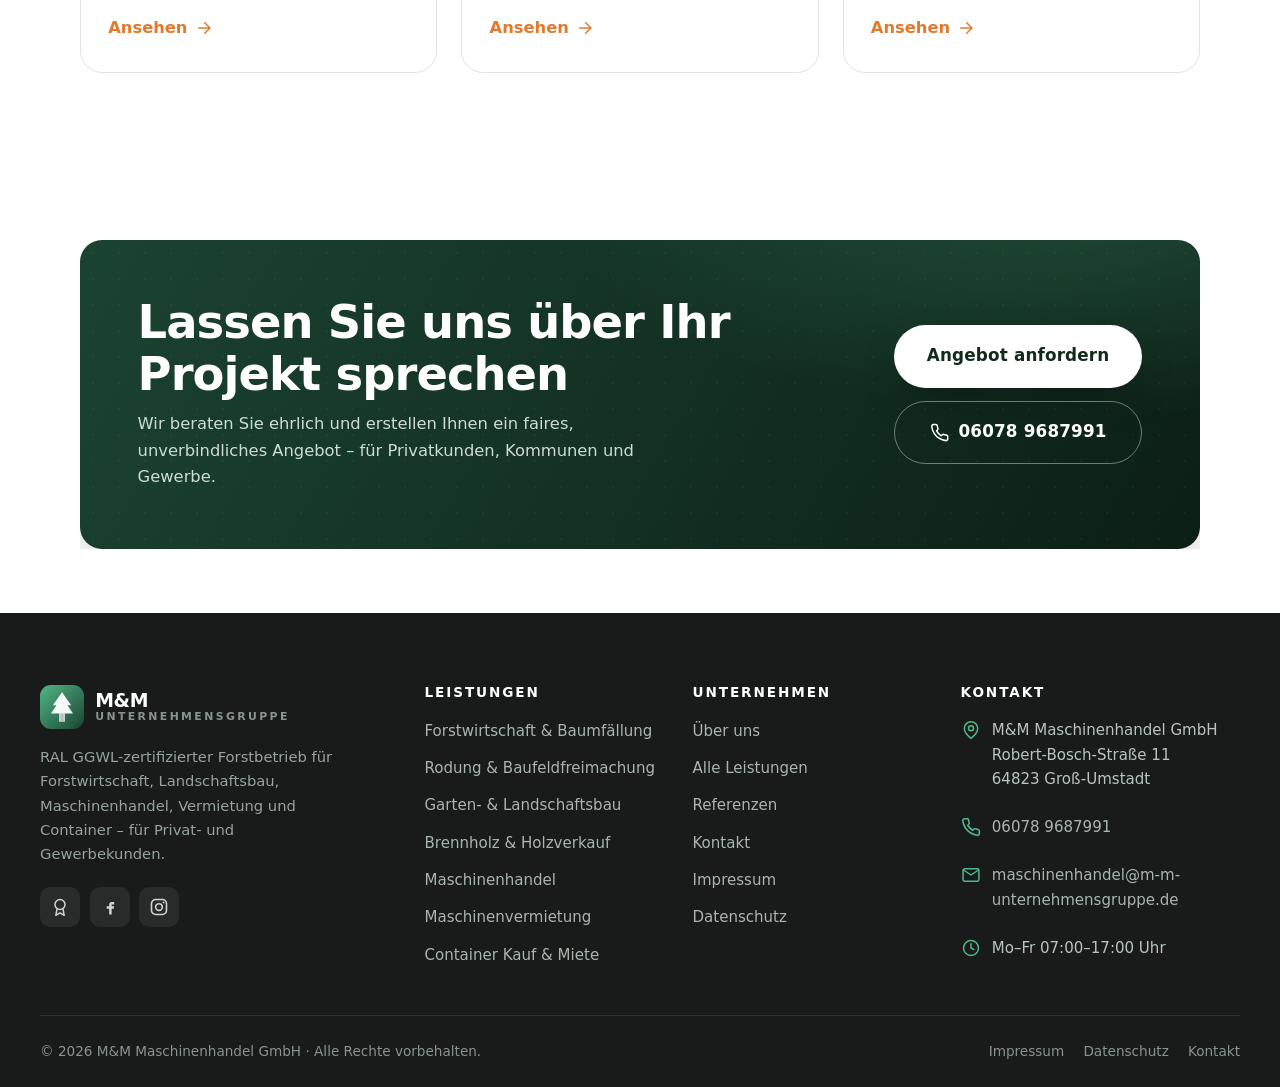
<file: forstwirtschaft.html>
<!DOCTYPE html>
<html lang="de">
<head>
  <meta charset="UTF-8">
  <meta name="viewport" content="width=device-width, initial-scale=1.0">
  <title>Forstwirtschaft & Baumfällung | M&amp;M Unternehmensgruppe</title>
  <meta name="description" content="Professionelle Baumfällung, Sicherheits- und Gefahrenfällung, Seilklettertechnik, motormanueller Holzeinschlag, Rückung und Aufforstung – sicher und zertifiziert.">
  <meta name="robots" content="index, follow">
  <link rel="canonical" href="https://www.m-m-unternehmensgruppe.de/forstwirtschaft.html">
  <meta name="theme-color" content="#1b4332">
  <meta property="og:type" content="website">
  <meta property="og:locale" content="de_DE">
  <meta property="og:site_name" content="M&amp;M Unternehmensgruppe">
  <meta property="og:title" content="Forstwirtschaft & Baumfällung | M&amp;M Unternehmensgruppe">
  <meta property="og:description" content="Professionelle Baumfällung, Sicherheits- und Gefahrenfällung, Seilklettertechnik, motormanueller Holzeinschlag, Rückung und Aufforstung – sicher und zertifiziert.">
  <meta property="og:image" content="https://www.m-m-unternehmensgruppe.de/assets/og-image.png">
  <meta property="og:url" content="https://www.m-m-unternehmensgruppe.de/forstwirtschaft.html">
  <meta name="twitter:card" content="summary_large_image">
  <link rel="icon" type="image/svg+xml" href="assets/favicon.svg">
  <link rel="preload" href="assets/scene-forest.svg" as="image">
  <script>(function(){try{var t=localStorage.getItem("mm_theme");if(t!=="dark"&&t!=="light")t=(window.matchMedia&&matchMedia("(prefers-color-scheme:dark)").matches)?"dark":"light";document.documentElement.setAttribute("data-theme",t);}catch(e){}})();</script>
  <link rel="stylesheet" href="css/style.css">
  <script type="application/ld+json">{"@context": "https://schema.org", "@type": "BreadcrumbList", "itemListElement": [{"@type": "ListItem", "position": 1, "name": "Startseite", "item": "https://www.m-m-unternehmensgruppe.de/"}, {"@type": "ListItem", "position": 2, "name": "Leistungen", "item": "https://www.m-m-unternehmensgruppe.de/leistungen.html"}, {"@type": "ListItem", "position": 3, "name": "Forstwirtschaft &amp; Baumfällung", "item": "https://www.m-m-unternehmensgruppe.de/forstwirtschaft.html"}]}</script>
  <script type="application/ld+json">{"@context": "https://schema.org", "@type": "FAQPage", "mainEntity": [{"@type": "Question", "name": "Übernehmen Sie auch einzelne Baumfällungen im Privatgarten?", "acceptedAnswer": {"@type": "Answer", "text": "Ja. Wir fällen sowohl einzelne Bäume im Privatgarten als auch ganze Bestände für Kommunen, Forstbetriebe und Gewerbe. Gerade bei beengten Verhältnissen kommt unsere Seilklettertechnik zum Einsatz."}}, {"@type": "Question", "name": "Was kostet eine Baumfällung?", "acceptedAnswer": {"@type": "Answer", "text": "Der Preis hängt von Höhe, Standort, Zugänglichkeit und gewünschter Entsorgung ab. Nach einer kurzen Schilderung oder einem Vor-Ort-Termin erhalten Sie ein transparentes Festpreisangebot."}}, {"@type": "Question", "name": "Kümmern Sie sich auch um den Abtransport des Holzes?", "acceptedAnswer": {"@type": "Answer", "text": "Selbstverständlich. Auf Wunsch arbeiten wir das Holz auf, rücken es und transportieren es ab – oder bereiten Ihnen direkt Brennholz daraus auf."}}]}</script>
</head>
<body>
<a href="#main" class="btn" style="position:absolute;left:-9999px;top:0;z-index:999" onfocus="this.style.left='8px';this.style.top='8px'" onblur="this.style.left='-9999px'">Zum Inhalt springen</a>
<header id="site-header"></header>
<main id="main">

  <!-- ===== PAGE HERO ===== -->
  <section class="page-hero">
    <div class="page-hero__media"><img src="assets/scene-forest.svg" alt="" loading="eager"></div>
    <div class="page-hero__overlay"></div>
    <div class="container page-hero__inner">
      <nav class="breadcrumb reveal" aria-label="Breadcrumb">
        <a href="index.html">Start</a><span class="sep">/</span>
        <a href="leistungen.html">Leistungen</a><span class="sep">/</span>
        <span aria-current="page">Forstwirtschaft &amp; Baumfällung</span>
      </nav>
      <span class="badge badge--solid reveal" data-delay="1" style="margin-top:1rem">Forstwirtschaft &amp; Baumfällung</span>
      <h1 class="reveal" data-delay="1">Forstwirtschaft &amp; Baumfällung</h1>
      <p class="lead reveal" data-delay="2">Professionelle Baumfällung, Sicherheits- und Gefahrenfällung, Seilklettertechnik, motormanueller Holzeinschlag, Rückung und Aufforstung – sicher und zertifiziert.</p>
      <div class="hero__cta reveal" data-delay="3" style="margin-top:1.6rem">
        <a class="btn btn--lg" href="kontakt.html">Angebot anfordern <svg viewBox="0 0 24 24" fill="none" stroke="currentColor" stroke-width="2" stroke-linecap="round" stroke-linejoin="round"><path d="M5 12h14M13 5l7 7-7 7"/></svg></a>
        <a class="btn btn--lg btn--outline-light" href="tel:+4960789687991"><svg viewBox="0 0 24 24" fill="none" stroke="currentColor" stroke-width="1.9" stroke-linecap="round" stroke-linejoin="round"><path d="M22 16.9v3a2 2 0 0 1-2.2 2 19.8 19.8 0 0 1-8.6-3 19.5 19.5 0 0 1-6-6 19.8 19.8 0 0 1-3-8.6A2 2 0 0 1 4.1 2h3a2 2 0 0 1 2 1.7c.1 1 .4 1.9.7 2.8a2 2 0 0 1-.5 2.1L8.1 9.9a16 16 0 0 0 6 6l1.3-1.3a2 2 0 0 1 2.1-.4c.9.3 1.8.6 2.8.7a2 2 0 0 1 1.7 2z"/></svg> 06078 9687991</a>
      </div>
    </div>
  </section>

  <!-- ===== INTRO ===== -->
  <section class="section">
    <div class="container">
      <div class="split">
        <div class="reveal">
          <span class="eyebrow">Forstwirtschaft &amp; Baumfällung</span>
          <h2 class="mt-1">Sichere Baumfällung &amp; nachhaltige Forstarbeit</h2>
          <p class="lead mt-2">Ob einzelner Gefahrenbaum oder ganze Bestände: Als RAL GGWL-zertifizierter Forstbetrieb fällen, rücken und pflegen wir Ihre Bäume mit moderner Technik und geschultem Personal – auch dort, wo es eng und anspruchsvoll wird.</p>
          <p class="muted mt-2">Mit Seilklettertechnik (SKT) und seilunterstützter Fällung arbeiten wir präzise und schonend in der Nähe von Gebäuden, Straßen und Leitungen. Arbeitssicherheit hat dabei für uns oberste Priorität.</p>
          <ul class="feature-list mt-3">
            <li><span class="ck"><svg viewBox="0 0 24 24" fill="none" stroke="currentColor" stroke-width="2.4" stroke-linecap="round" stroke-linejoin="round"><path d="M20 6 9 17l-5-5"/></svg></span>Zertifizierte Fachkräfte &amp; SKT</li>
<li><span class="ck"><svg viewBox="0 0 24 24" fill="none" stroke="currentColor" stroke-width="2.4" stroke-linecap="round" stroke-linejoin="round"><path d="M20 6 9 17l-5-5"/></svg></span>Sichere Fällung an Gebäuden &amp; Straßen</li>
<li><span class="ck"><svg viewBox="0 0 24 24" fill="none" stroke="currentColor" stroke-width="2.4" stroke-linecap="round" stroke-linejoin="round"><path d="M20 6 9 17l-5-5"/></svg></span>Moderne Forsttechnik</li>
<li><span class="ck"><svg viewBox="0 0 24 24" fill="none" stroke="currentColor" stroke-width="2.4" stroke-linecap="round" stroke-linejoin="round"><path d="M20 6 9 17l-5-5"/></svg></span>Saubere Aufarbeitung &amp; Abtransport</li>
          </ul>
          <a class="btn mt-3" href="kontakt.html">Jetzt unverbindlich anfragen <svg viewBox="0 0 24 24" fill="none" stroke="currentColor" stroke-width="2" stroke-linecap="round" stroke-linejoin="round"><path d="M5 12h14M13 5l7 7-7 7"/></svg></a>
        </div>
        <div class="split__media reveal" data-delay="2">
          <div class="media-frame">
            <img src="assets/scene-forest.svg" alt="Forstwirtschaft &amp; Baumfällung – M&amp;M Unternehmensgruppe">
            <div class="media-badge"><svg viewBox="0 0 24 24" fill="none" stroke="currentColor" stroke-width="1.8" stroke-linecap="round" stroke-linejoin="round"><path d="M12 2 5 11h3l-4 6h6v5h4v-5h6l-4-6h3z"/></svg> Forstwirtschaft &amp; Baumfällung</div>
          </div>
        </div>
      </div>
    </div>
  </section>

  <!-- ===== FEATURES ===== -->
  <section class="section section--alt">
    <div class="container">
      <div class="section-head center reveal">
        <span class="eyebrow eyebrow--center">Leistungen</span>
        <h2 class="mt-1">Unser Forst-Leistungsspektrum</h2>
        <p class="lead mt-2 mx-auto measure">Vom einzelnen Baum bis zur Großfläche – wir übernehmen alle Arbeiten rund um Wald und Baum.</p>
      </div>
      <div class="cards">
        <article class="service-card reveal"><div class="service-card__icon"><svg viewBox="0 0 24 24" fill="none" stroke="currentColor" stroke-width="1.8" stroke-linecap="round" stroke-linejoin="round"><path d="M12 2 5 11h3l-4 6h6v5h4v-5h6l-4-6h3z"/></svg></div><h3>Baumfällung</h3><p>Kontrollierte Fällung einzelner Bäume und ganzer Bestände – auch auf engstem Raum.</p></article>
<article class="service-card reveal" data-delay="2"><div class="service-card__icon"><svg viewBox="0 0 24 24" fill="none" stroke="currentColor" stroke-width="1.8" stroke-linecap="round" stroke-linejoin="round"><path d="M12 2 4 5v6c0 5 3.5 8 8 11 4.5-3 8-6 8-11V5z"/><path d="m9 12 2 2 4-4"/></svg></div><h3>Sicherheitsfällung</h3><p>Geschützte Fällung in der Nähe von Gebäuden, Straßen, Wegen und Leitungen.</p></article>
<article class="service-card reveal" data-delay="3"><div class="service-card__icon"><svg viewBox="0 0 24 24" fill="none" stroke="currentColor" stroke-width="1.8" stroke-linecap="round" stroke-linejoin="round"><path d="M12 2 4 5v6c0 5 3.5 8 8 11 4.5-3 8-6 8-11V5z"/><path d="m9 12 2 2 4-4"/></svg></div><h3>Gefahrenfällung</h3><p>Schnelle Beseitigung von Sturm-, Schad- und akuten Gefahrenbäumen.</p></article>
<article class="service-card reveal"><div class="service-card__icon"><svg viewBox="0 0 24 24" fill="none" stroke="currentColor" stroke-width="1.8" stroke-linecap="round" stroke-linejoin="round"><path d="M12 2v9"/><circle cx="12" cy="14" r="3"/><path d="M9 17c0 2 1 5-3 5M15 17c0 2-1 5 3 5"/></svg></div><h3>Seilklettertechnik (SKT)</h3><p>Baumarbeiten in der Krone, wo kein Hubsteiger hinkommt – flexibel und präzise.</p></article>
<article class="service-card reveal" data-delay="2"><div class="service-card__icon"><svg viewBox="0 0 24 24" fill="none" stroke="currentColor" stroke-width="1.8" stroke-linecap="round" stroke-linejoin="round"><path d="M12 2v9"/><circle cx="12" cy="14" r="3"/><path d="M9 17c0 2 1 5-3 5M15 17c0 2-1 5 3 5"/></svg></div><h3>Seilunterstützte Fällung</h3><p>Kontrolliertes Ablassen schwerer Stammteile mit Seilzugtechnik.</p></article>
<article class="service-card reveal" data-delay="3"><div class="service-card__icon"><svg viewBox="0 0 24 24" fill="none" stroke="currentColor" stroke-width="1.8" stroke-linecap="round" stroke-linejoin="round"><path d="M3 17l6-6 4 4 8-8"/><path d="M3 17v4h4"/><path d="M14 4l6 6"/></svg></div><h3>Motormanueller Holzeinschlag</h3><p>Fachgerechter Einschlag mit der Motorsäge im Bestand.</p></article>
<article class="service-card reveal"><div class="service-card__icon"><svg viewBox="0 0 24 24" fill="none" stroke="currentColor" stroke-width="1.7" stroke-linecap="round" stroke-linejoin="round"><path d="M2 6h11v10H2zM13 9h4l3 3v4h-7z"/><circle cx="6" cy="18" r="1.8"/><circle cx="17" cy="18" r="1.8"/></svg></div><h3>Holzrückung</h3><p>Schonendes Rücken des Holzes aus dem Bestand an die Forststraße.</p></article>
<article class="service-card reveal" data-delay="2"><div class="service-card__icon"><svg viewBox="0 0 24 24" fill="none" stroke="currentColor" stroke-width="1.7" stroke-linecap="round" stroke-linejoin="round"><circle cx="12" cy="12" r="3"/><path d="M19.4 13.5a7.6 7.6 0 0 0 0-3l2-1.6-2-3.4-2.4 1a7.6 7.6 0 0 0-2.6-1.5L14 .8h-4l-.4 2.7A7.6 7.6 0 0 0 7 5L4.6 4l-2 3.4 2 1.6a7.6 7.6 0 0 0 0 3l-2 1.6 2 3.4 2.4-1c.8.6 1.6 1.1 2.6 1.5L10 23h4l.4-2.7c1-.4 1.8-.9 2.6-1.5l2.4 1 2-3.4z"/></svg></div><h3>Vorlieferarbeiten</h3><p>Vorbereitung und Bereitstellung des Holzes für den Abtransport.</p></article>
<article class="service-card reveal" data-delay="3"><div class="service-card__icon"><svg viewBox="0 0 24 24" fill="none" stroke="currentColor" stroke-width="1.8" stroke-linecap="round" stroke-linejoin="round"><path d="M12 22v-9"/><path d="M12 13C12 9 9 7 4 7c0 5 3 6 8 6z"/><path d="M12 11c0-3 2.5-5 7-5 0 4-2.5 5-7 5z"/></svg></div><h3>Waldverjüngung</h3><p>Nachhaltige Verjüngung und Pflege Ihrer Waldflächen.</p></article>
<article class="service-card reveal"><div class="service-card__icon"><svg viewBox="0 0 24 24" fill="none" stroke="currentColor" stroke-width="1.8" stroke-linecap="round" stroke-linejoin="round"><path d="M12 22v-9"/><path d="M12 13C12 9 9 7 4 7c0 5 3 6 8 6z"/><path d="M12 11c0-3 2.5-5 7-5 0 4-2.5 5-7 5z"/></svg></div><h3>Großflächen-Neuanpflanzung</h3><p>Aufforstung und Neuanpflanzung auf großen Flächen.</p></article>
      </div>
    </div>
  </section>


  <section class="section section--dark">
    <div class="container">
      <div class="section-head center reveal">
        <span class="eyebrow eyebrow--center">So einfach geht's</span>
        <h2 class="mt-1">In vier Schritten zum Ergebnis</h2>
      </div>
      <div class="steps">
        <div class="step reveal"><div class="step__num">1</div><h3>Anfrage</h3><p>Sie schildern uns Ihr Anliegen – telefonisch oder über das Kontaktformular.</p></div>
        <div class="step reveal" data-delay="1"><div class="step__num">2</div><h3>Beratung &amp; Termin</h3><p>Wir beraten Sie und vereinbaren bei Bedarf einen kostenlosen Vor-Ort-Termin.</p></div>
        <div class="step reveal" data-delay="2"><div class="step__num">3</div><h3>Festes Angebot</h3><p>Sie erhalten ein transparentes Angebot mit klaren Leistungen und Preisen.</p></div>
        <div class="step reveal" data-delay="3"><div class="step__num">4</div><h3>Durchführung</h3><p>Wir führen die Arbeiten termingerecht, sicher und sauber aus.</p></div>
      </div>
    </div>
  </section>

  <section class="section section--alt">
    <div class="container">
      <div class="section-head center reveal">
        <span class="eyebrow eyebrow--center">Häufige Fragen</span>
        <h2 class="mt-1">Gut zu wissen</h2>
      </div>
      <div class="faq reveal"><div class="faq__item"><button class="faq__q" aria-expanded="false">Übernehmen Sie auch einzelne Baumfällungen im Privatgarten?<span class="pm"><svg viewBox="0 0 24 24" fill="none" stroke="currentColor" stroke-width="2.2" stroke-linecap="round"><path d="M12 5v14M5 12h14"/></svg></span></button><div class="faq__a"><p>Ja. Wir fällen sowohl einzelne Bäume im Privatgarten als auch ganze Bestände für Kommunen, Forstbetriebe und Gewerbe. Gerade bei beengten Verhältnissen kommt unsere Seilklettertechnik zum Einsatz.</p></div></div>
<div class="faq__item"><button class="faq__q" aria-expanded="false">Was kostet eine Baumfällung?<span class="pm"><svg viewBox="0 0 24 24" fill="none" stroke="currentColor" stroke-width="2.2" stroke-linecap="round"><path d="M12 5v14M5 12h14"/></svg></span></button><div class="faq__a"><p>Der Preis hängt von Höhe, Standort, Zugänglichkeit und gewünschter Entsorgung ab. Nach einer kurzen Schilderung oder einem Vor-Ort-Termin erhalten Sie ein transparentes Festpreisangebot.</p></div></div>
<div class="faq__item"><button class="faq__q" aria-expanded="false">Kümmern Sie sich auch um den Abtransport des Holzes?<span class="pm"><svg viewBox="0 0 24 24" fill="none" stroke="currentColor" stroke-width="2.2" stroke-linecap="round"><path d="M12 5v14M5 12h14"/></svg></span></button><div class="faq__a"><p>Selbstverständlich. Auf Wunsch arbeiten wir das Holz auf, rücken es und transportieren es ab – oder bereiten Ihnen direkt Brennholz daraus auf.</p></div></div></div>
    </div>
  </section>

  <!-- ===== RELATED ===== -->
  <section class="section">
    <div class="container">
      <div class="section-head center reveal">
        <span class="eyebrow eyebrow--center">Weitere Leistungen</span>
        <h2 class="mt-1">Das könnte Sie auch interessieren</h2>
      </div>
      <div class="cards cards--3">
        <a class="service-card reveal" href="rodung.html" style="text-decoration:none"><div class="service-card__icon"><svg viewBox="0 0 24 24" fill="none" stroke="currentColor" stroke-width="1.8" stroke-linecap="round" stroke-linejoin="round"><path d="M14 3c3 0 6 2 6 5l-4 1-3-3z"/><path d="M13 6 4 19a1.5 1.5 0 0 0 2 2l9-9"/></svg></div><h3>Rodung & Baufeldfreimachung</h3><span class="link-arrow">Ansehen <svg viewBox="0 0 24 24" fill="none" stroke="currentColor" stroke-width="2" stroke-linecap="round" stroke-linejoin="round"><path d="M5 12h14M13 5l7 7-7 7"/></svg></span></a>
<a class="service-card reveal" href="landschaftsbau.html" style="text-decoration:none"><div class="service-card__icon"><svg viewBox="0 0 24 24" fill="none" stroke="currentColor" stroke-width="1.8" stroke-linecap="round" stroke-linejoin="round"><path d="M11 20A7 7 0 0 1 4 13c0-5 4-9 16-9 0 9-4 12-9 12z"/><path d="M11 20c0-5 2-8 6-10"/></svg></div><h3>Garten- & Landschaftsbau</h3><span class="link-arrow">Ansehen <svg viewBox="0 0 24 24" fill="none" stroke="currentColor" stroke-width="2" stroke-linecap="round" stroke-linejoin="round"><path d="M5 12h14M13 5l7 7-7 7"/></svg></span></a>
<a class="service-card reveal" href="brennholz.html" style="text-decoration:none"><div class="service-card__icon"><svg viewBox="0 0 24 24" fill="none" stroke="currentColor" stroke-width="1.8" stroke-linecap="round" stroke-linejoin="round"><path d="M12 2c1 4-3 5-3 9a3 3 0 0 0 6 0c0-1-.5-2-1-3 2 1 3 3 3 6a6 6 0 1 1-12 0c0-5 5-7 7-12z"/></svg></div><h3>Brennholz & Holzverkauf</h3><span class="link-arrow">Ansehen <svg viewBox="0 0 24 24" fill="none" stroke="currentColor" stroke-width="2" stroke-linecap="round" stroke-linejoin="round"><path d="M5 12h14M13 5l7 7-7 7"/></svg></span></a>
      </div>
    </div>
  </section>

  <!-- ===== CTA ===== -->
  <section class="section section--tight">
    <div class="container">
      <div class="cta-band reveal">
        <div class="cta-band__inner">
          <div>
            <h2>Lassen Sie uns über Ihr Projekt sprechen</h2>
            <p>Wir beraten Sie ehrlich und erstellen Ihnen ein faires, unverbindliches Angebot – für Privatkunden, Kommunen und Gewerbe.</p>
          </div>
          <div class="cta-band__actions">
            <a class="btn btn--light btn--lg" href="kontakt.html">Angebot anfordern</a>
            <a class="btn btn--outline-light btn--lg" href="tel:+4960789687991"><svg viewBox="0 0 24 24" fill="none" stroke="currentColor" stroke-width="1.9" stroke-linecap="round" stroke-linejoin="round"><path d="M22 16.9v3a2 2 0 0 1-2.2 2 19.8 19.8 0 0 1-8.6-3 19.5 19.5 0 0 1-6-6 19.8 19.8 0 0 1-3-8.6A2 2 0 0 1 4.1 2h3a2 2 0 0 1 2 1.7c.1 1 .4 1.9.7 2.8a2 2 0 0 1-.5 2.1L8.1 9.9a16 16 0 0 0 6 6l1.3-1.3a2 2 0 0 1 2.1-.4c.9.3 1.8.6 2.8.7a2 2 0 0 1 1.7 2z"/></svg> 06078 9687991</a>
          </div>
        </div>
      </div>
    </div>
  </section>

</main>
<footer id="site-footer"></footer>
<script src="js/site.js" defer></script>
</body>
</html>
</file>
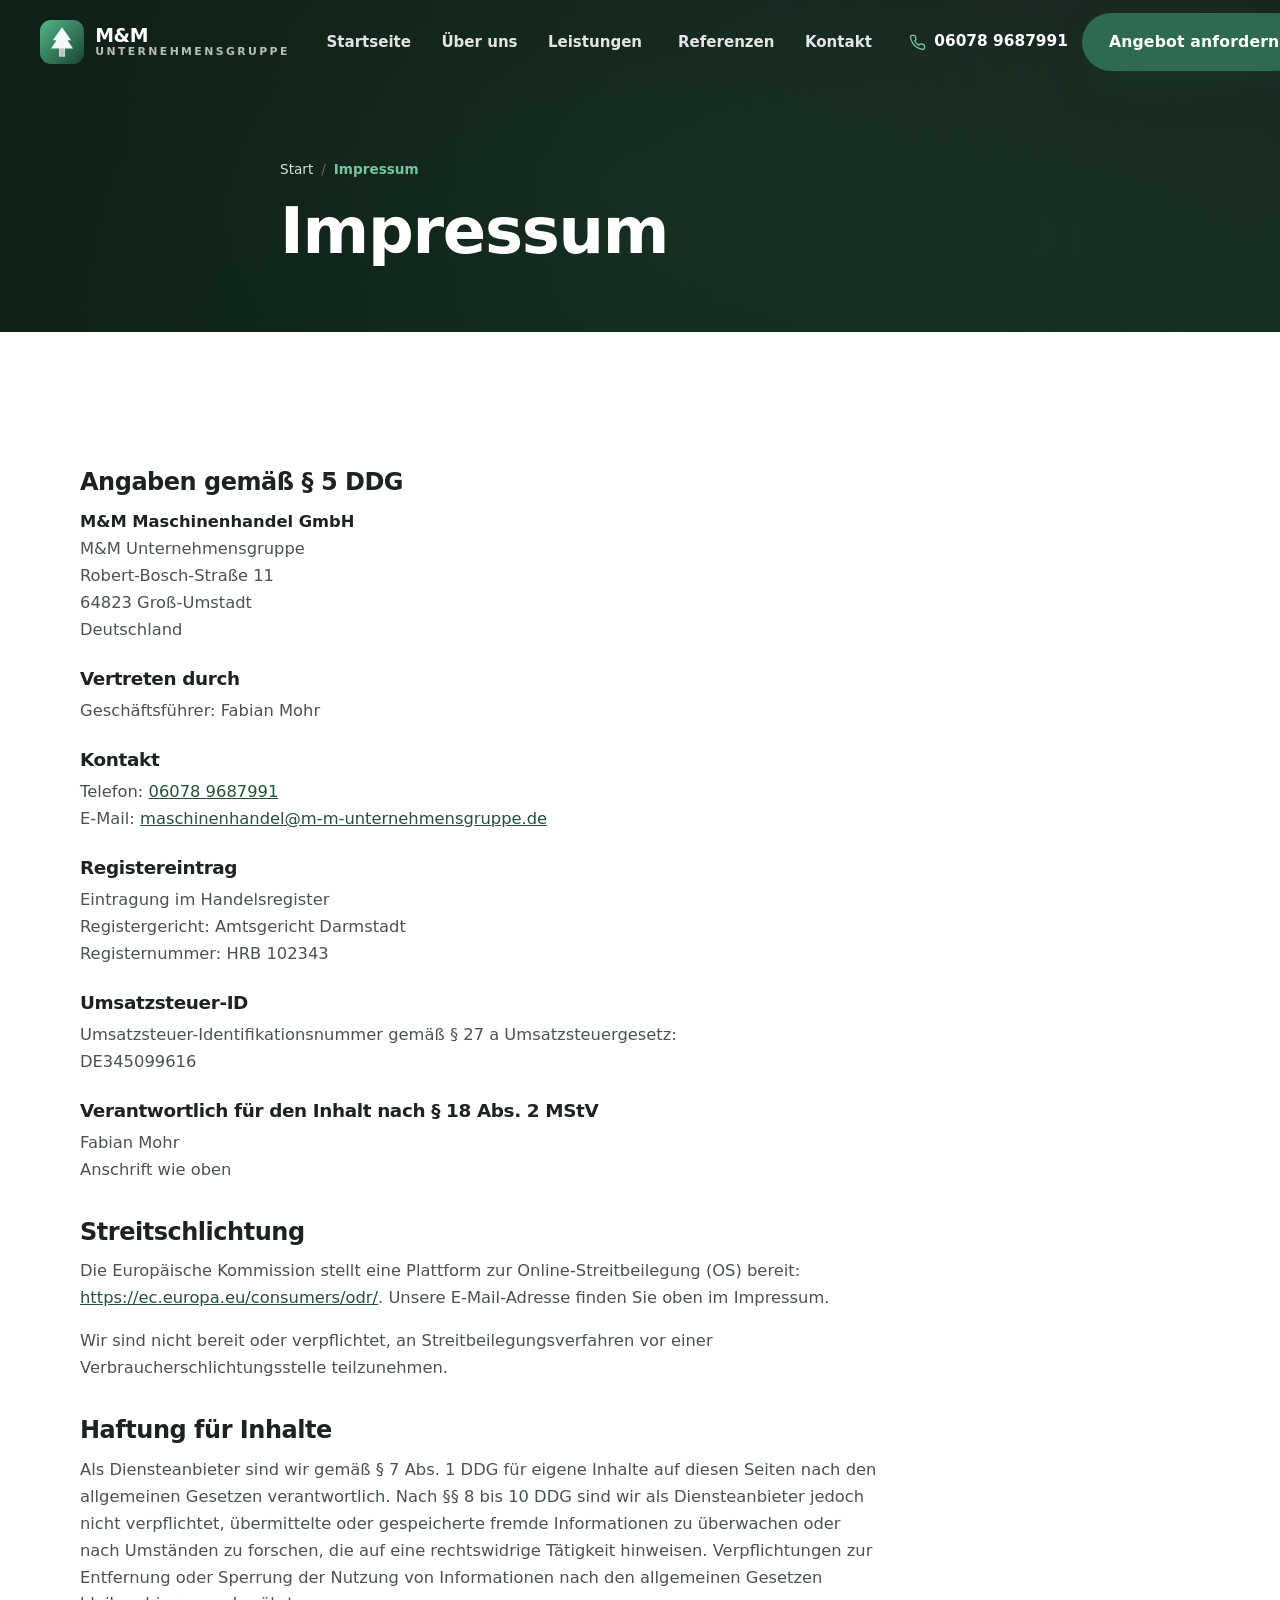
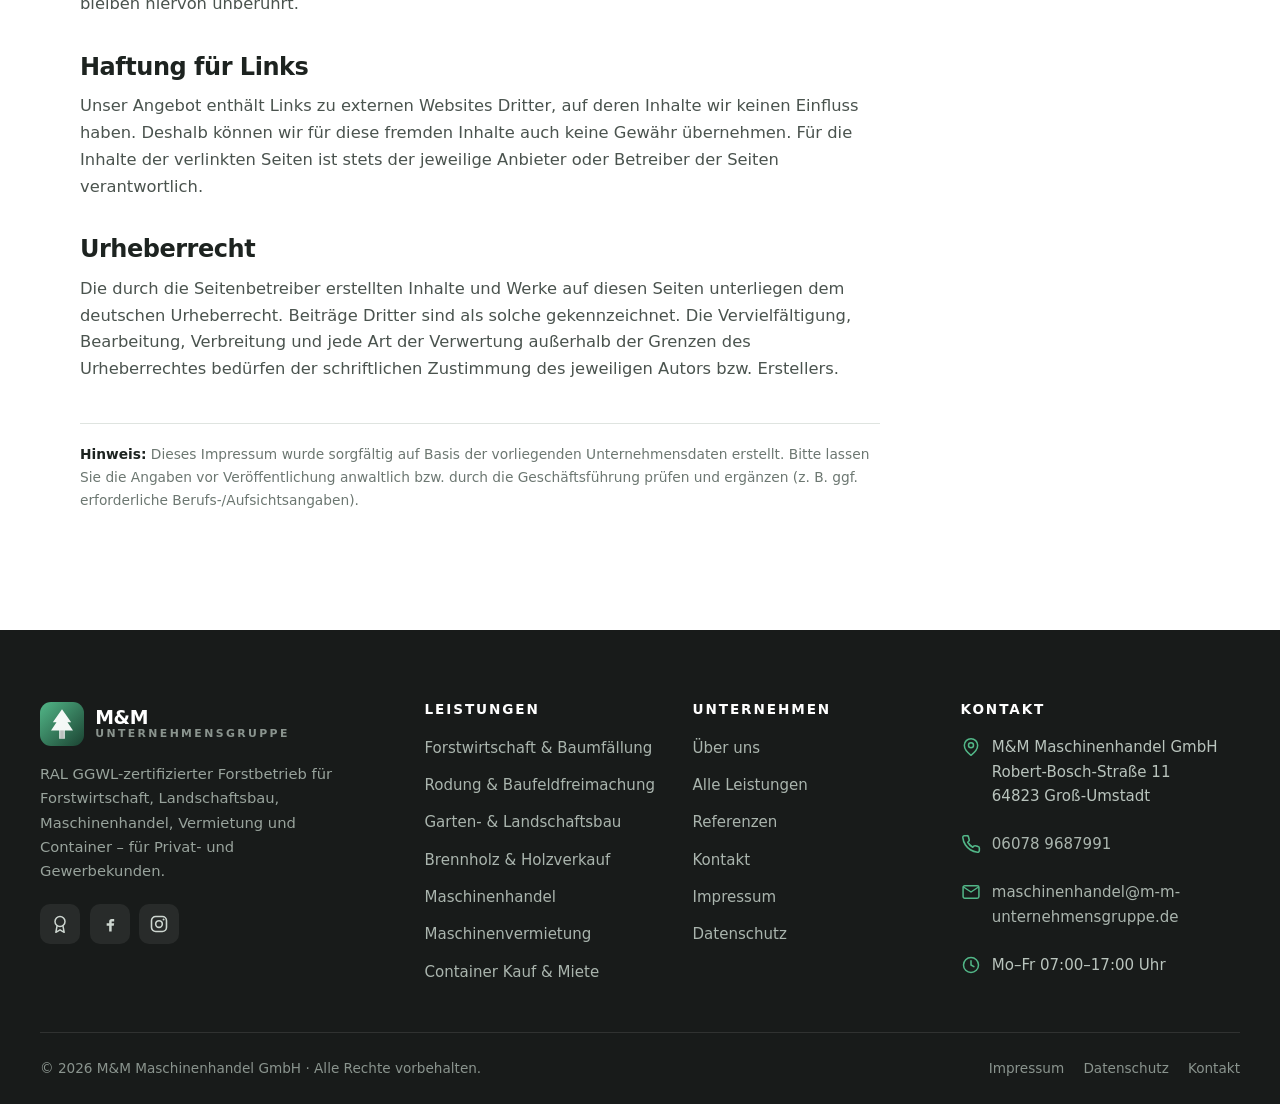
<file: impressum.html>
<!DOCTYPE html>
<html lang="de">
<head>
  <meta charset="UTF-8">
  <meta name="viewport" content="width=device-width, initial-scale=1.0">
  <title>Impressum | M&amp;M Unternehmensgruppe</title>
  <meta name="description" content="Impressum der M&amp;M Maschinenhandel GmbH (M&amp;M Unternehmensgruppe), Robert-Bosch-Straße 11, 64823 Groß-Umstadt.">
  <meta name="robots" content="index, follow">
  <link rel="canonical" href="https://www.m-m-unternehmensgruppe.de/impressum.html">
  <meta name="theme-color" content="#1b4332">
  <link rel="icon" type="image/svg+xml" href="assets/favicon.svg">
  <script>(function(){try{var t=localStorage.getItem("mm_theme");if(t!=="dark"&&t!=="light")t=(window.matchMedia&&matchMedia("(prefers-color-scheme:dark)").matches)?"dark":"light";document.documentElement.setAttribute("data-theme",t);}catch(e){}})();</script>
  <link rel="stylesheet" href="css/style.css">
</head>
<body>
<a href="#main" class="btn" style="position:absolute;left:-9999px;top:0;z-index:999" onfocus="this.style.left='8px';this.style.top='8px'" onblur="this.style.left='-9999px'">Zum Inhalt springen</a>
<header id="site-header"></header>
<main id="main">

  <section class="page-hero" style="padding-bottom:clamp(2rem,4vw,3rem)">
    <div class="page-hero__media"><img src="assets/scene-machinery.svg" alt="" loading="eager"></div>
    <div class="page-hero__overlay"></div>
    <div class="container page-hero__inner">
      <nav class="breadcrumb" aria-label="Breadcrumb">
        <a href="index.html">Start</a><span class="sep">/</span>
        <span aria-current="page">Impressum</span>
      </nav>
      <h1 style="margin-top:1rem">Impressum</h1>
    </div>
  </section>

  <section class="section">
    <div class="container">
      <div class="prose">
        <h2>Angaben gemäß § 5 DDG</h2>
        <p>
          <strong>M&amp;M Maschinenhandel GmbH</strong><br>
          M&amp;M Unternehmensgruppe<br>
          Robert-Bosch-Straße 11<br>
          64823 Groß-Umstadt<br>
          Deutschland
        </p>

        <h3>Vertreten durch</h3>
        <p>Geschäftsführer: Fabian Mohr</p>

        <h3>Kontakt</h3>
        <p>
          Telefon: <a href="tel:+4960789687991">06078 9687991</a><br>
          E-Mail: <a href="mailto:maschinenhandel@m-m-unternehmensgruppe.de">maschinenhandel@m-m-unternehmensgruppe.de</a>
        </p>

        <h3>Registereintrag</h3>
        <p>
          Eintragung im Handelsregister<br>
          Registergericht: Amtsgericht Darmstadt<br>
          Registernummer: HRB 102343
        </p>

        <h3>Umsatzsteuer-ID</h3>
        <p>Umsatzsteuer-Identifikationsnummer gemäß § 27 a Umsatzsteuergesetz:<br>DE345099616</p>

        <h3>Verantwortlich für den Inhalt nach § 18 Abs. 2 MStV</h3>
        <p>Fabian Mohr<br>Anschrift wie oben</p>

        <h2>Streitschlichtung</h2>
        <p>Die Europäische Kommission stellt eine Plattform zur Online-Streitbeilegung (OS) bereit: <a href="https://ec.europa.eu/consumers/odr/" target="_blank" rel="noopener">https://ec.europa.eu/consumers/odr/</a>. Unsere E-Mail-Adresse finden Sie oben im Impressum.</p>
        <p>Wir sind nicht bereit oder verpflichtet, an Streitbeilegungsverfahren vor einer Verbraucherschlichtungsstelle teilzunehmen.</p>

        <h2>Haftung für Inhalte</h2>
        <p>Als Diensteanbieter sind wir gemäß § 7 Abs. 1 DDG für eigene Inhalte auf diesen Seiten nach den allgemeinen Gesetzen verantwortlich. Nach §§ 8 bis 10 DDG sind wir als Diensteanbieter jedoch nicht verpflichtet, übermittelte oder gespeicherte fremde Informationen zu überwachen oder nach Umständen zu forschen, die auf eine rechtswidrige Tätigkeit hinweisen. Verpflichtungen zur Entfernung oder Sperrung der Nutzung von Informationen nach den allgemeinen Gesetzen bleiben hiervon unberührt.</p>

        <h2>Haftung für Links</h2>
        <p>Unser Angebot enthält Links zu externen Websites Dritter, auf deren Inhalte wir keinen Einfluss haben. Deshalb können wir für diese fremden Inhalte auch keine Gewähr übernehmen. Für die Inhalte der verlinkten Seiten ist stets der jeweilige Anbieter oder Betreiber der Seiten verantwortlich.</p>

        <h2>Urheberrecht</h2>
        <p>Die durch die Seitenbetreiber erstellten Inhalte und Werke auf diesen Seiten unterliegen dem deutschen Urheberrecht. Beiträge Dritter sind als solche gekennzeichnet. Die Vervielfältigung, Bearbeitung, Verbreitung und jede Art der Verwertung außerhalb der Grenzen des Urheberrechtes bedürfen der schriftlichen Zustimmung des jeweiligen Autors bzw. Erstellers.</p>

        <p style="margin-top:2.5rem;font-size:.86rem;color:var(--gray-500);border-top:1px solid var(--line);padding-top:1.2rem">
          <strong>Hinweis:</strong> Dieses Impressum wurde sorgfältig auf Basis der vorliegenden Unternehmensdaten erstellt. Bitte lassen Sie die Angaben vor Veröffentlichung anwaltlich bzw. durch die Geschäftsführung prüfen und ergänzen (z.&nbsp;B. ggf. erforderliche Berufs-/Aufsichtsangaben).
        </p>
      </div>
    </div>
  </section>

</main>
<footer id="site-footer"></footer>
<script src="js/site.js" defer></script>
</body>
</html>
</file>
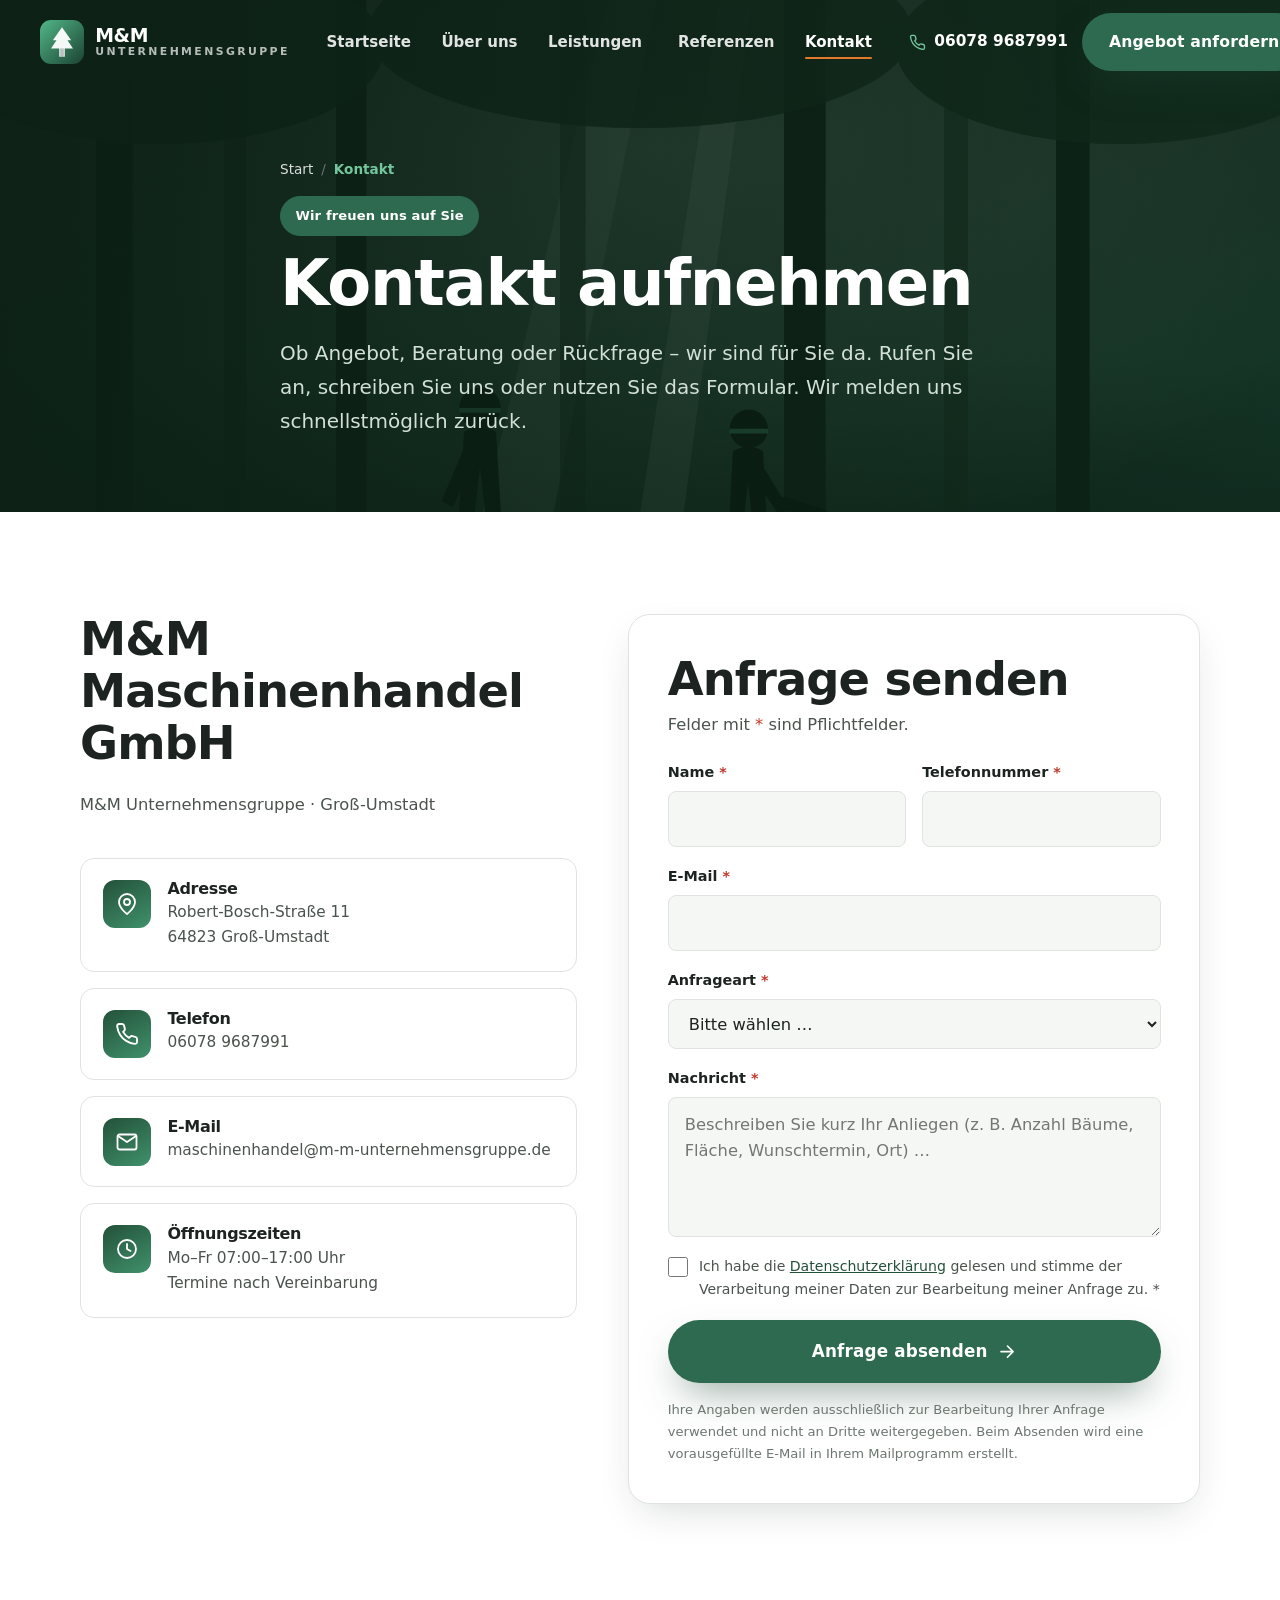
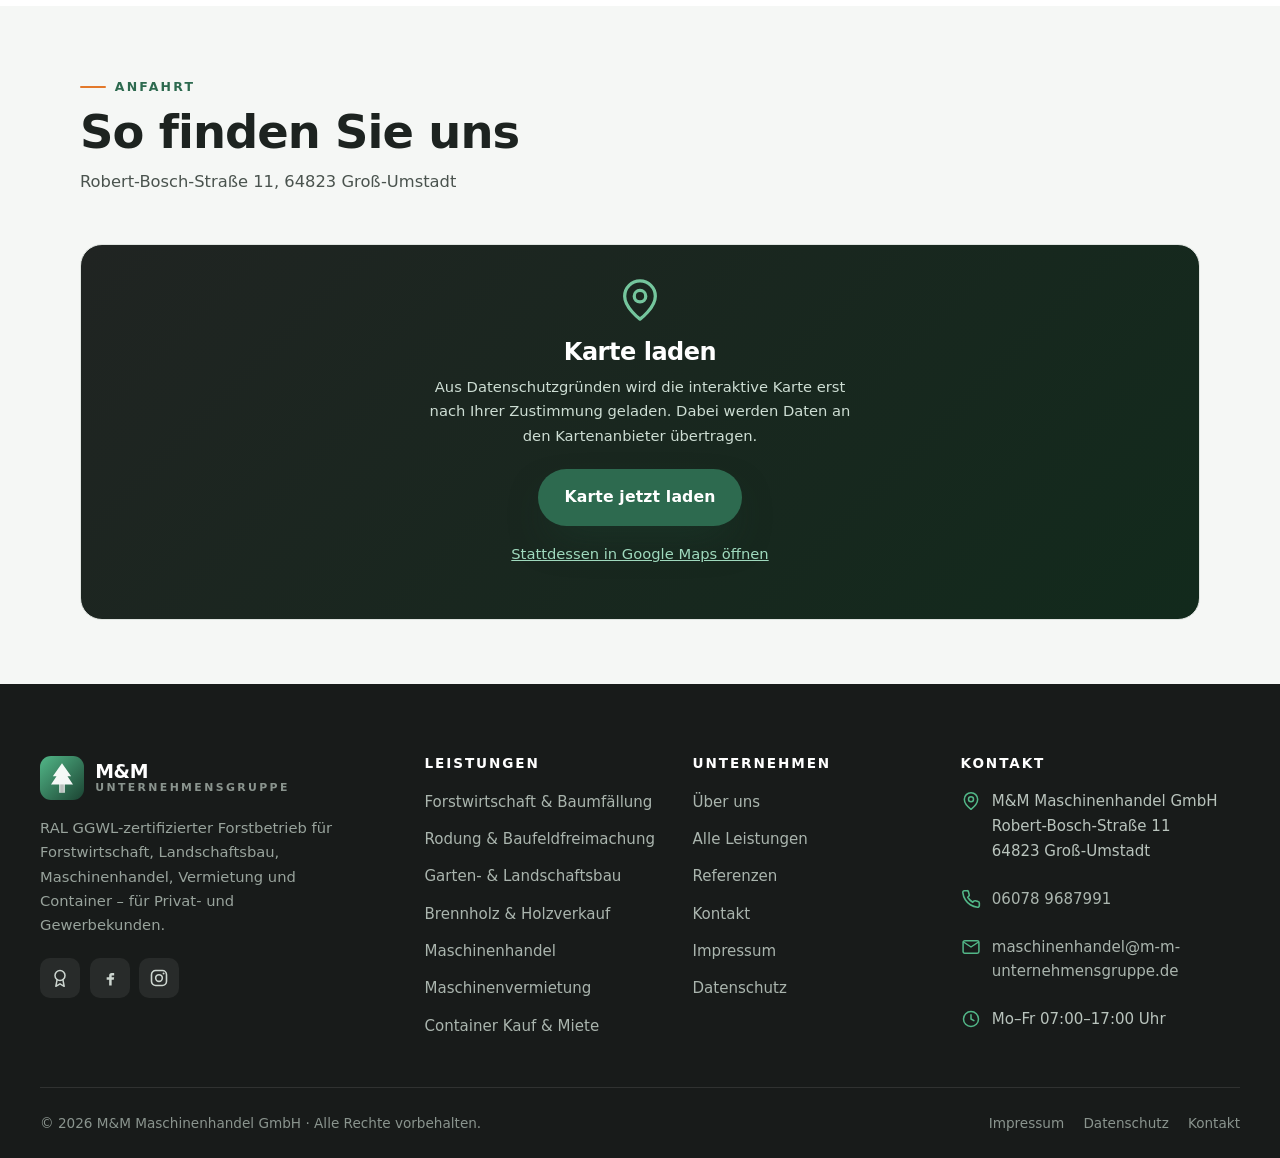
<file: kontakt.html>
<!DOCTYPE html>
<html lang="de">
<head>
  <meta charset="UTF-8">
  <meta name="viewport" content="width=device-width, initial-scale=1.0">
  <title>Kontakt | M&amp;M Unternehmensgruppe</title>
  <meta name="description" content="Kontakt zur M&amp;M Unternehmensgruppe in Groß-Umstadt: Telefon 06078 9687991, E-Mail und DSGVO-konformes Kontaktformular. Jetzt unverbindlich anfragen.">
  <meta name="robots" content="index, follow">
  <link rel="canonical" href="https://www.m-m-unternehmensgruppe.de/kontakt.html">
  <meta name="theme-color" content="#1b4332">
  <meta property="og:type" content="website">
  <meta property="og:locale" content="de_DE">
  <meta property="og:site_name" content="M&amp;M Unternehmensgruppe">
  <meta property="og:title" content="Kontakt | M&amp;M Unternehmensgruppe">
  <meta property="og:description" content="So erreichen Sie die M&amp;M Unternehmensgruppe in Groß-Umstadt.">
  <meta property="og:image" content="https://www.m-m-unternehmensgruppe.de/assets/og-image.png">
  <meta property="og:url" content="https://www.m-m-unternehmensgruppe.de/kontakt.html">
  <meta name="twitter:card" content="summary_large_image">
  <link rel="icon" type="image/svg+xml" href="assets/favicon.svg">
  <script>(function(){try{var t=localStorage.getItem("mm_theme");if(t!=="dark"&&t!=="light")t=(window.matchMedia&&matchMedia("(prefers-color-scheme:dark)").matches)?"dark":"light";document.documentElement.setAttribute("data-theme",t);}catch(e){}})();</script>
  <link rel="stylesheet" href="css/style.css">
  <script type="application/ld+json">
  {
    "@context": "https://schema.org",
    "@type": "ContactPage",
    "name": "Kontakt – M&M Unternehmensgruppe",
    "url": "https://www.m-m-unternehmensgruppe.de/kontakt.html",
    "mainEntity": {
      "@type": "LocalBusiness",
      "name": "M&M Maschinenhandel GmbH",
      "telephone": "+4960789687991",
      "email": "maschinenhandel@m-m-unternehmensgruppe.de",
      "address": {
        "@type": "PostalAddress",
        "streetAddress": "Robert-Bosch-Straße 11",
        "postalCode": "64823",
        "addressLocality": "Groß-Umstadt",
        "addressCountry": "DE"
      }
    }
  }
  </script>
</head>
<body>
<a href="#main" class="btn" style="position:absolute;left:-9999px;top:0;z-index:999" onfocus="this.style.left='8px';this.style.top='8px'" onblur="this.style.left='-9999px'">Zum Inhalt springen</a>
<header id="site-header"></header>
<main id="main">

  <section class="page-hero">
    <div class="page-hero__media"><img src="assets/scene-team.svg" alt="" loading="eager"></div>
    <div class="page-hero__overlay"></div>
    <div class="container page-hero__inner">
      <nav class="breadcrumb reveal" aria-label="Breadcrumb">
        <a href="index.html">Start</a><span class="sep">/</span>
        <span aria-current="page">Kontakt</span>
      </nav>
      <span class="badge badge--solid reveal" data-delay="1" style="margin-top:1rem">Wir freuen uns auf Sie</span>
      <h1 class="reveal" data-delay="1">Kontakt aufnehmen</h1>
      <p class="lead reveal" data-delay="2">Ob Angebot, Beratung oder Rückfrage – wir sind für Sie da. Rufen Sie an, schreiben Sie uns oder nutzen Sie das Formular. Wir melden uns schnellstmöglich zurück.</p>
    </div>
  </section>

  <section class="section">
    <div class="container">
      <div class="contact-grid">

        <!-- Info -->
        <div class="contact-info reveal">
          <h2 style="margin-bottom:.4rem">M&amp;M Maschinenhandel GmbH</h2>
          <p class="muted" style="margin-bottom:1.4rem">M&amp;M Unternehmensgruppe · Groß-Umstadt</p>

          <a class="contact-card" href="https://maps.google.com/?q=Robert-Bosch-Stra%C3%9Fe+11,+64823+Gro%C3%9F-Umstadt" target="_blank" rel="noopener">
            <span class="contact-card__icon"><svg viewBox="0 0 24 24" fill="none" stroke="currentColor" stroke-width="1.8" stroke-linecap="round" stroke-linejoin="round"><path d="M20 10c0 6-8 12-8 12s-8-6-8-12a8 8 0 0 1 16 0z"/><circle cx="12" cy="10" r="3"/></svg></span>
            <div><h3>Adresse</h3><p>Robert-Bosch-Straße 11<br>64823 Groß-Umstadt</p></div>
          </a>

          <a class="contact-card" href="tel:+4960789687991">
            <span class="contact-card__icon"><svg viewBox="0 0 24 24" fill="none" stroke="currentColor" stroke-width="1.9" stroke-linecap="round" stroke-linejoin="round"><path d="M22 16.9v3a2 2 0 0 1-2.2 2 19.8 19.8 0 0 1-8.6-3 19.5 19.5 0 0 1-6-6 19.8 19.8 0 0 1-3-8.6A2 2 0 0 1 4.1 2h3a2 2 0 0 1 2 1.7c.1 1 .4 1.9.7 2.8a2 2 0 0 1-.5 2.1L8.1 9.9a16 16 0 0 0 6 6l1.3-1.3a2 2 0 0 1 2.1-.4c.9.3 1.8.6 2.8.7a2 2 0 0 1 1.7 2z"/></svg></span>
            <div><h3>Telefon</h3><p>06078 9687991</p></div>
          </a>

          <a class="contact-card" href="mailto:maschinenhandel@m-m-unternehmensgruppe.de">
            <span class="contact-card__icon"><svg viewBox="0 0 24 24" fill="none" stroke="currentColor" stroke-width="1.8" stroke-linecap="round" stroke-linejoin="round"><rect x="2.5" y="4.5" width="19" height="15" rx="2"/><path d="m3 6 9 6 9-6"/></svg></span>
            <div><h3>E-Mail</h3><p style="word-break:break-all">maschinenhandel@m-m-unternehmensgruppe.de</p></div>
          </a>

          <div class="contact-card" style="cursor:default">
            <span class="contact-card__icon"><svg viewBox="0 0 24 24" fill="none" stroke="currentColor" stroke-width="1.8" stroke-linecap="round" stroke-linejoin="round"><circle cx="12" cy="12" r="9"/><path d="M12 7v5l3.5 2"/></svg></span>
            <div><h3>Öffnungszeiten</h3><p>Mo–Fr 07:00–17:00 Uhr<br>Termine nach Vereinbarung</p></div>
          </div>
        </div>

        <!-- Form -->
        <div class="reveal" data-delay="1">
          <form class="form" id="contact-form" novalidate>
            <h2 style="margin-bottom:.4rem">Anfrage senden</h2>
            <p class="muted" style="margin-bottom:1.4rem">Felder mit <span style="color:#c0392b">*</span> sind Pflichtfelder.</p>

            <div class="form-success" role="status">
              <svg viewBox="0 0 24 24" fill="none" stroke="currentColor" stroke-width="2.2" stroke-linecap="round" stroke-linejoin="round"><path d="M20 6 9 17l-5-5"/></svg>
              <span>Vielen Dank! Ihr E-Mail-Programm öffnet sich mit der fertigen Anfrage. Alternativ erreichen Sie uns telefonisch.</span>
            </div>

            <!-- Honeypot (Spamschutz) -->
            <div class="hp-field" aria-hidden="true"><label>Bitte freilassen<input type="text" name="website" tabindex="-1" autocomplete="off"></label></div>

            <div class="form__row">
              <div class="field">
                <label for="name">Name <span class="req">*</span></label>
                <input type="text" id="name" name="name" autocomplete="name" required>
                <span class="field__error">Bitte geben Sie Ihren Namen an.</span>
              </div>
              <div class="field">
                <label for="phone">Telefonnummer <span class="req">*</span></label>
                <input type="tel" id="phone" name="phone" autocomplete="tel" required>
                <span class="field__error">Bitte geben Sie eine Telefonnummer an.</span>
              </div>
            </div>

            <div class="field">
              <label for="email">E-Mail <span class="req">*</span></label>
              <input type="email" id="email" name="email" autocomplete="email" required>
              <span class="field__error">Bitte geben Sie eine gültige E-Mail-Adresse an.</span>
            </div>

            <div class="field">
              <label for="topic">Anfrageart <span class="req">*</span></label>
              <select id="topic" name="topic" required>
                <option value="" selected disabled>Bitte wählen …</option>
                <option>Forstwirtschaft &amp; Baumfällung</option>
                <option>Rodung &amp; Baufeldfreimachung</option>
                <option>Garten- &amp; Landschaftsbau</option>
                <option>Brennholz &amp; Holzverkauf</option>
                <option>Maschinenhandel</option>
                <option>Maschinenvermietung</option>
                <option>Container Kauf &amp; Miete</option>
                <option>Sonstiges</option>
              </select>
              <span class="field__error">Bitte wählen Sie eine Anfrageart.</span>
            </div>

            <div class="field">
              <label for="message">Nachricht <span class="req">*</span></label>
              <textarea id="message" name="message" placeholder="Beschreiben Sie kurz Ihr Anliegen (z. B. Anzahl Bäume, Fläche, Wunschtermin, Ort) …" required></textarea>
              <span class="field__error">Bitte beschreiben Sie kurz Ihr Anliegen.</span>
            </div>

            <label class="consent">
              <input type="checkbox" name="consent" required>
              <span>Ich habe die <a href="datenschutz.html" target="_blank" rel="noopener">Datenschutzerklärung</a> gelesen und stimme der Verarbeitung meiner Daten zur Bearbeitung meiner Anfrage zu. <span class="req">*</span></span>
            </label>
            <span class="field__error" style="margin-top:-.6rem;margin-bottom:1rem">Bitte stimmen Sie der Datenverarbeitung zu.</span>

            <button type="submit" class="btn btn--lg btn--block">Anfrage absenden
              <svg viewBox="0 0 24 24" fill="none" stroke="currentColor" stroke-width="2" stroke-linecap="round" stroke-linejoin="round"><path d="M5 12h14M13 5l7 7-7 7"/></svg></button>

            <p class="form__note">Ihre Angaben werden ausschließlich zur Bearbeitung Ihrer Anfrage verwendet und nicht an Dritte weitergegeben. Beim Absenden wird eine vorausgefüllte E-Mail in Ihrem Mailprogramm erstellt.</p>
          </form>
        </div>

      </div>
    </div>
  </section>

  <!-- Map (DSGVO Zwei-Klick-Lösung) -->
  <section class="section section--tight section--alt">
    <div class="container">
      <div class="section-head reveal">
        <span class="eyebrow">Anfahrt</span>
        <h2 class="mt-1">So finden Sie uns</h2>
        <p class="muted mt-1">Robert-Bosch-Straße 11, 64823 Groß-Umstadt</p>
      </div>
      <div class="reveal" id="map-consent"
           data-map-src="https://www.openstreetmap.org/export/embed.html?bbox=8.905%2C49.860%2C8.956%2C49.880&amp;layer=mapnik&amp;marker=49.8696%2C8.9306">
        <div class="map-consent" style="position:static">
          <div class="map-consent__inner">
            <svg class="pin" viewBox="0 0 24 24" fill="none" stroke="currentColor" stroke-width="1.7" stroke-linecap="round" stroke-linejoin="round"><path d="M20 10c0 6-8 12-8 12s-8-6-8-12a8 8 0 0 1 16 0z"/><circle cx="12" cy="10" r="3"/></svg>
            <h3 style="color:#fff">Karte laden</h3>
            <p>Aus Datenschutzgründen wird die interaktive Karte erst nach Ihrer Zustimmung geladen. Dabei werden Daten an den Kartenanbieter übertragen.</p>
            <button class="btn" data-load-map type="button">Karte jetzt laden</button>
            <p style="margin-top:1rem"><a href="https://maps.google.com/?q=Robert-Bosch-Stra%C3%9Fe+11,+64823+Gro%C3%9F-Umstadt" target="_blank" rel="noopener" style="color:#9fd9bd;text-decoration:underline">Stattdessen in Google Maps öffnen</a></p>
          </div>
        </div>
      </div>
    </div>
  </section>

</main>
<footer id="site-footer"></footer>
<script src="js/site.js" defer></script>
</body>
</html>
</file>
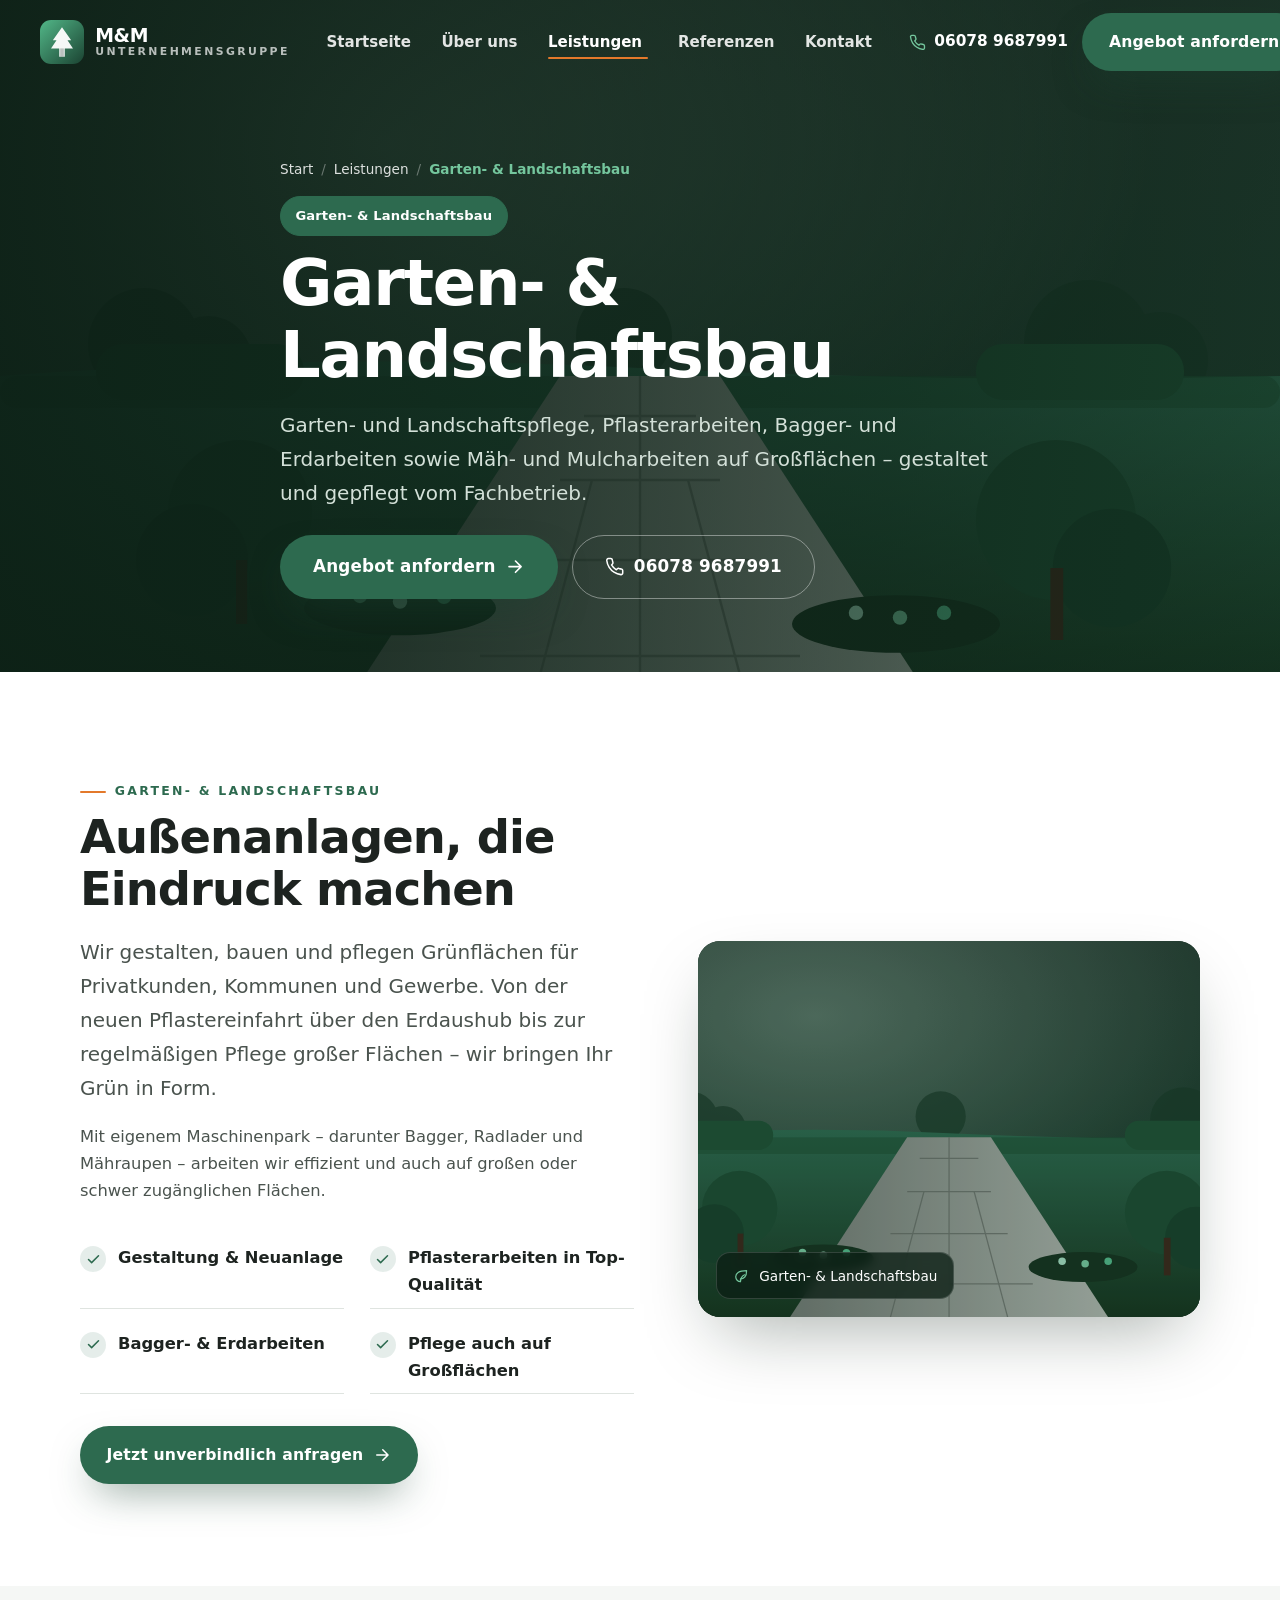
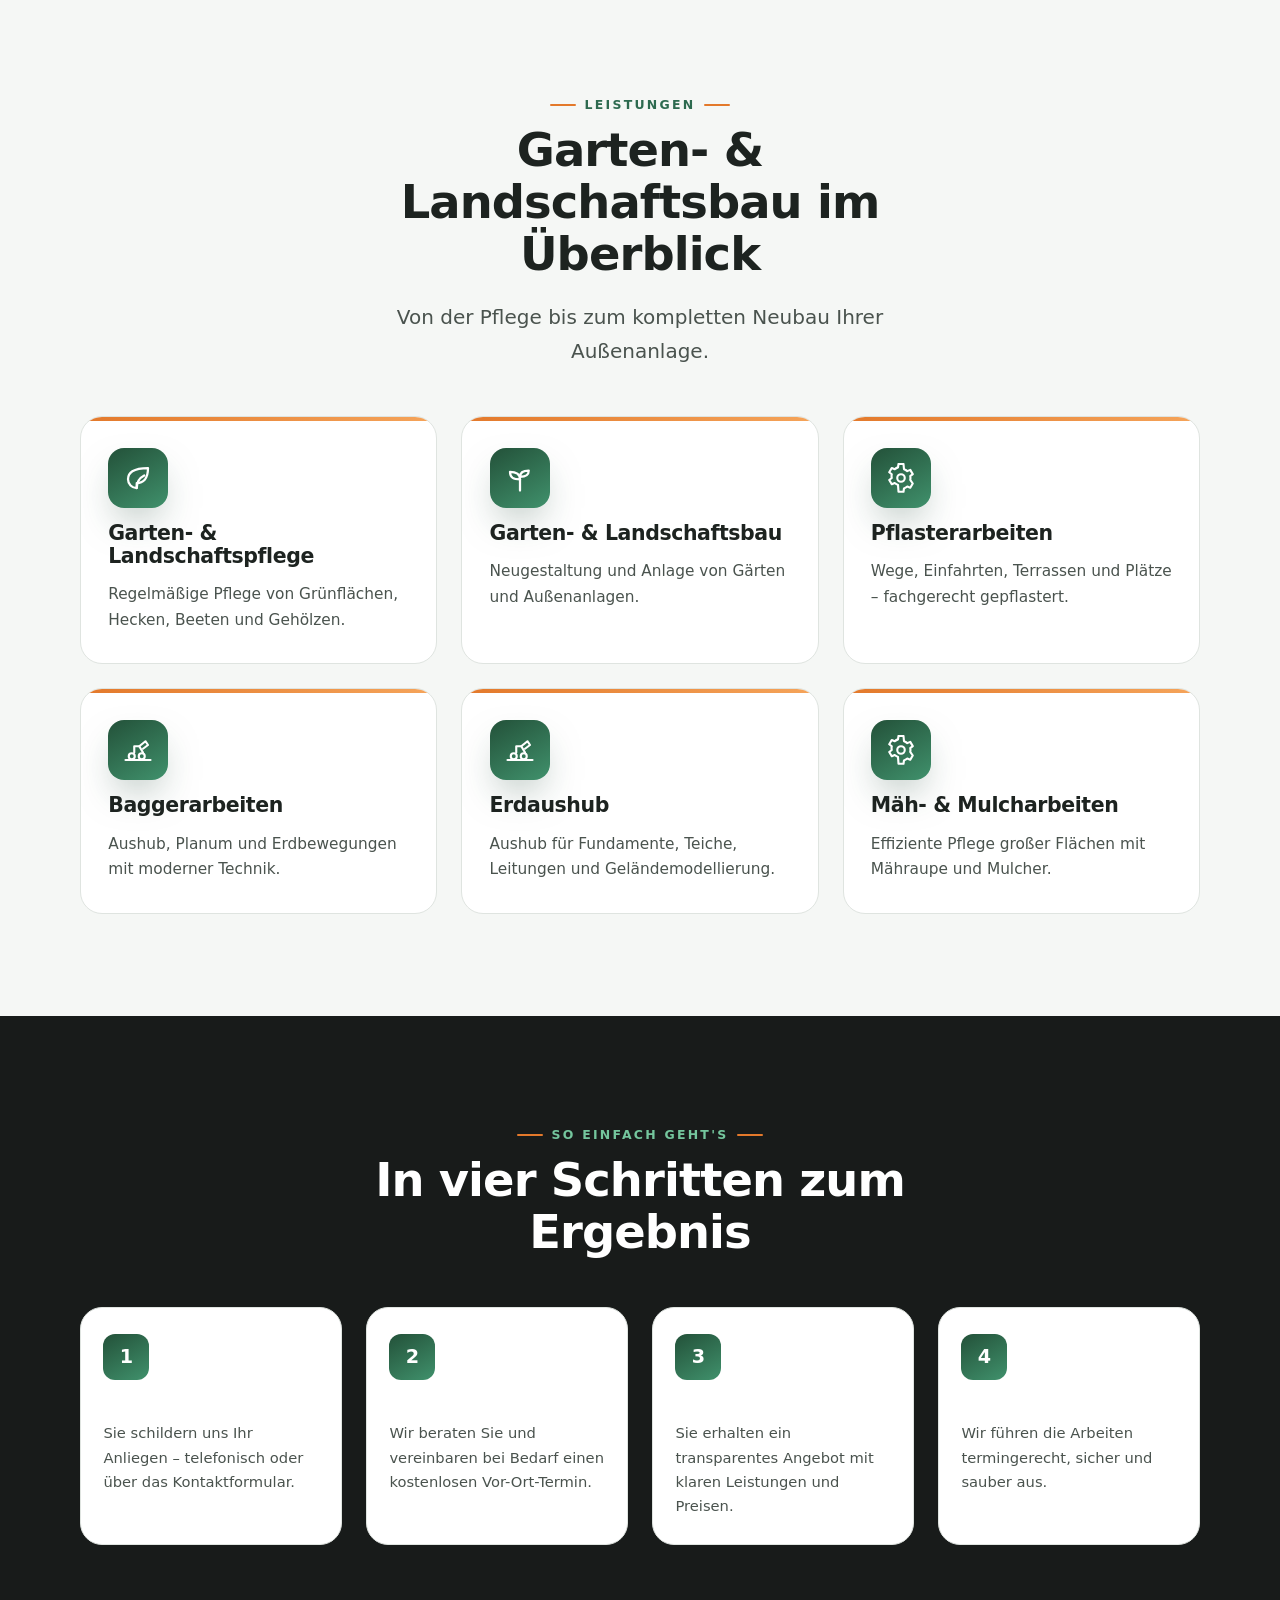
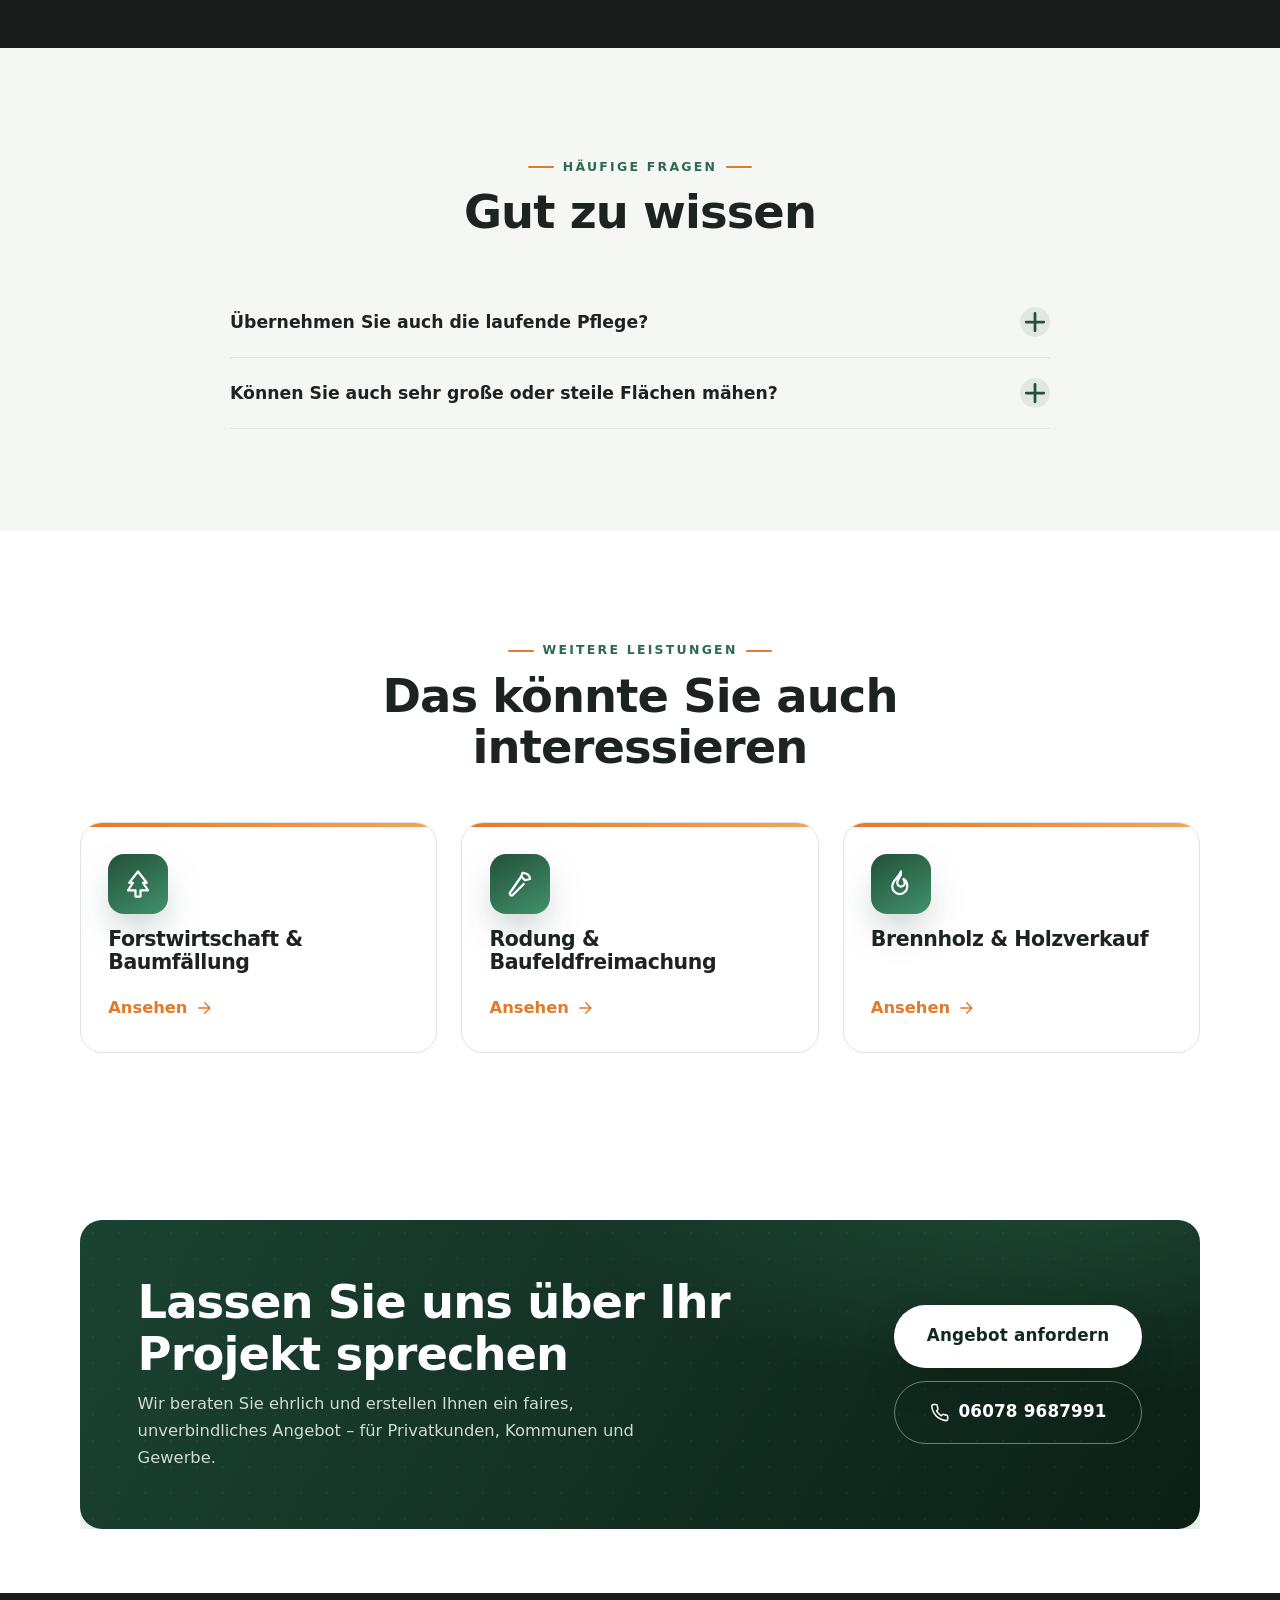
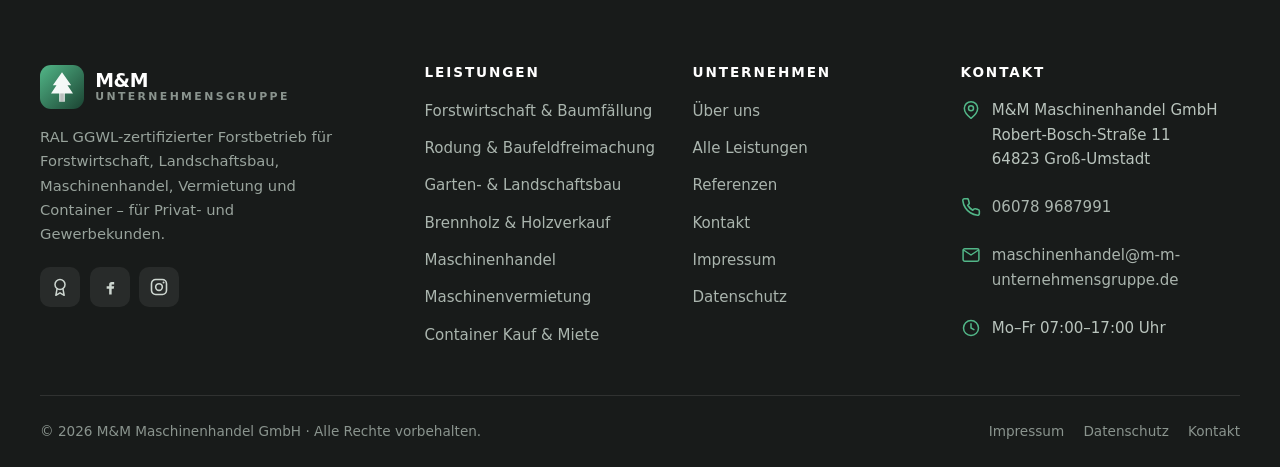
<file: landschaftsbau.html>
<!DOCTYPE html>
<html lang="de">
<head>
  <meta charset="UTF-8">
  <meta name="viewport" content="width=device-width, initial-scale=1.0">
  <title>Garten- & Landschaftsbau | M&amp;M Unternehmensgruppe</title>
  <meta name="description" content="Garten- und Landschaftspflege, Pflasterarbeiten, Bagger- und Erdarbeiten sowie Mäh- und Mulcharbeiten auf Großflächen – gestaltet und gepflegt vom Fachbetrieb.">
  <meta name="robots" content="index, follow">
  <link rel="canonical" href="https://www.m-m-unternehmensgruppe.de/landschaftsbau.html">
  <meta name="theme-color" content="#1b4332">
  <meta property="og:type" content="website">
  <meta property="og:locale" content="de_DE">
  <meta property="og:site_name" content="M&amp;M Unternehmensgruppe">
  <meta property="og:title" content="Garten- & Landschaftsbau | M&amp;M Unternehmensgruppe">
  <meta property="og:description" content="Garten- und Landschaftspflege, Pflasterarbeiten, Bagger- und Erdarbeiten sowie Mäh- und Mulcharbeiten auf Großflächen – gestaltet und gepflegt vom Fachbetrieb.">
  <meta property="og:image" content="https://www.m-m-unternehmensgruppe.de/assets/og-image.png">
  <meta property="og:url" content="https://www.m-m-unternehmensgruppe.de/landschaftsbau.html">
  <meta name="twitter:card" content="summary_large_image">
  <link rel="icon" type="image/svg+xml" href="assets/favicon.svg">
  <link rel="preload" href="assets/scene-landscape.svg" as="image">
  <script>(function(){try{var t=localStorage.getItem("mm_theme");if(t!=="dark"&&t!=="light")t=(window.matchMedia&&matchMedia("(prefers-color-scheme:dark)").matches)?"dark":"light";document.documentElement.setAttribute("data-theme",t);}catch(e){}})();</script>
  <link rel="stylesheet" href="css/style.css">
  <script type="application/ld+json">{"@context": "https://schema.org", "@type": "BreadcrumbList", "itemListElement": [{"@type": "ListItem", "position": 1, "name": "Startseite", "item": "https://www.m-m-unternehmensgruppe.de/"}, {"@type": "ListItem", "position": 2, "name": "Leistungen", "item": "https://www.m-m-unternehmensgruppe.de/leistungen.html"}, {"@type": "ListItem", "position": 3, "name": "Garten- &amp; Landschaftsbau", "item": "https://www.m-m-unternehmensgruppe.de/landschaftsbau.html"}]}</script>
  <script type="application/ld+json">{"@context": "https://schema.org", "@type": "FAQPage", "mainEntity": [{"@type": "Question", "name": "Übernehmen Sie auch die laufende Pflege?", "acceptedAnswer": {"@type": "Answer", "text": "Ja. Neben Neuanlagen bieten wir die regelmäßige Pflege von Grünflächen – auf Wunsch im festen Turnus für Kommunen, Hausverwaltungen und Gewerbe."}}, {"@type": "Question", "name": "Können Sie auch sehr große oder steile Flächen mähen?", "acceptedAnswer": {"@type": "Answer", "text": "Ja, dafür setzen wir ferngesteuerte Mähraupen und Mulcher ein, die auch Böschungen und unwegsames Gelände sicher bearbeiten."}}]}</script>
</head>
<body>
<a href="#main" class="btn" style="position:absolute;left:-9999px;top:0;z-index:999" onfocus="this.style.left='8px';this.style.top='8px'" onblur="this.style.left='-9999px'">Zum Inhalt springen</a>
<header id="site-header"></header>
<main id="main">

  <!-- ===== PAGE HERO ===== -->
  <section class="page-hero">
    <div class="page-hero__media"><img src="assets/scene-landscape.svg" alt="" loading="eager"></div>
    <div class="page-hero__overlay"></div>
    <div class="container page-hero__inner">
      <nav class="breadcrumb reveal" aria-label="Breadcrumb">
        <a href="index.html">Start</a><span class="sep">/</span>
        <a href="leistungen.html">Leistungen</a><span class="sep">/</span>
        <span aria-current="page">Garten- &amp; Landschaftsbau</span>
      </nav>
      <span class="badge badge--solid reveal" data-delay="1" style="margin-top:1rem">Garten- &amp; Landschaftsbau</span>
      <h1 class="reveal" data-delay="1">Garten- &amp; Landschaftsbau</h1>
      <p class="lead reveal" data-delay="2">Garten- und Landschaftspflege, Pflasterarbeiten, Bagger- und Erdarbeiten sowie Mäh- und Mulcharbeiten auf Großflächen – gestaltet und gepflegt vom Fachbetrieb.</p>
      <div class="hero__cta reveal" data-delay="3" style="margin-top:1.6rem">
        <a class="btn btn--lg" href="kontakt.html">Angebot anfordern <svg viewBox="0 0 24 24" fill="none" stroke="currentColor" stroke-width="2" stroke-linecap="round" stroke-linejoin="round"><path d="M5 12h14M13 5l7 7-7 7"/></svg></a>
        <a class="btn btn--lg btn--outline-light" href="tel:+4960789687991"><svg viewBox="0 0 24 24" fill="none" stroke="currentColor" stroke-width="1.9" stroke-linecap="round" stroke-linejoin="round"><path d="M22 16.9v3a2 2 0 0 1-2.2 2 19.8 19.8 0 0 1-8.6-3 19.5 19.5 0 0 1-6-6 19.8 19.8 0 0 1-3-8.6A2 2 0 0 1 4.1 2h3a2 2 0 0 1 2 1.7c.1 1 .4 1.9.7 2.8a2 2 0 0 1-.5 2.1L8.1 9.9a16 16 0 0 0 6 6l1.3-1.3a2 2 0 0 1 2.1-.4c.9.3 1.8.6 2.8.7a2 2 0 0 1 1.7 2z"/></svg> 06078 9687991</a>
      </div>
    </div>
  </section>

  <!-- ===== INTRO ===== -->
  <section class="section">
    <div class="container">
      <div class="split">
        <div class="reveal">
          <span class="eyebrow">Garten- &amp; Landschaftsbau</span>
          <h2 class="mt-1">Außenanlagen, die Eindruck machen</h2>
          <p class="lead mt-2">Wir gestalten, bauen und pflegen Grünflächen für Privatkunden, Kommunen und Gewerbe. Von der neuen Pflastereinfahrt über den Erdaushub bis zur regelmäßigen Pflege großer Flächen – wir bringen Ihr Grün in Form.</p>
          <p class="muted mt-2">Mit eigenem Maschinenpark – darunter Bagger, Radlader und Mähraupen – arbeiten wir effizient und auch auf großen oder schwer zugänglichen Flächen.</p>
          <ul class="feature-list mt-3">
            <li><span class="ck"><svg viewBox="0 0 24 24" fill="none" stroke="currentColor" stroke-width="2.4" stroke-linecap="round" stroke-linejoin="round"><path d="M20 6 9 17l-5-5"/></svg></span>Gestaltung &amp; Neuanlage</li>
<li><span class="ck"><svg viewBox="0 0 24 24" fill="none" stroke="currentColor" stroke-width="2.4" stroke-linecap="round" stroke-linejoin="round"><path d="M20 6 9 17l-5-5"/></svg></span>Pflasterarbeiten in Top-Qualität</li>
<li><span class="ck"><svg viewBox="0 0 24 24" fill="none" stroke="currentColor" stroke-width="2.4" stroke-linecap="round" stroke-linejoin="round"><path d="M20 6 9 17l-5-5"/></svg></span>Bagger- &amp; Erdarbeiten</li>
<li><span class="ck"><svg viewBox="0 0 24 24" fill="none" stroke="currentColor" stroke-width="2.4" stroke-linecap="round" stroke-linejoin="round"><path d="M20 6 9 17l-5-5"/></svg></span>Pflege auch auf Großflächen</li>
          </ul>
          <a class="btn mt-3" href="kontakt.html">Jetzt unverbindlich anfragen <svg viewBox="0 0 24 24" fill="none" stroke="currentColor" stroke-width="2" stroke-linecap="round" stroke-linejoin="round"><path d="M5 12h14M13 5l7 7-7 7"/></svg></a>
        </div>
        <div class="split__media reveal" data-delay="2">
          <div class="media-frame">
            <img src="assets/scene-landscape.svg" alt="Garten- &amp; Landschaftsbau – M&amp;M Unternehmensgruppe">
            <div class="media-badge"><svg viewBox="0 0 24 24" fill="none" stroke="currentColor" stroke-width="1.8" stroke-linecap="round" stroke-linejoin="round"><path d="M11 20A7 7 0 0 1 4 13c0-5 4-9 16-9 0 9-4 12-9 12z"/><path d="M11 20c0-5 2-8 6-10"/></svg> Garten- &amp; Landschaftsbau</div>
          </div>
        </div>
      </div>
    </div>
  </section>

  <!-- ===== FEATURES ===== -->
  <section class="section section--alt">
    <div class="container">
      <div class="section-head center reveal">
        <span class="eyebrow eyebrow--center">Leistungen</span>
        <h2 class="mt-1">Garten- &amp; Landschaftsbau im Überblick</h2>
        <p class="lead mt-2 mx-auto measure">Von der Pflege bis zum kompletten Neubau Ihrer Außenanlage.</p>
      </div>
      <div class="cards">
        <article class="service-card reveal"><div class="service-card__icon"><svg viewBox="0 0 24 24" fill="none" stroke="currentColor" stroke-width="1.8" stroke-linecap="round" stroke-linejoin="round"><path d="M11 20A7 7 0 0 1 4 13c0-5 4-9 16-9 0 9-4 12-9 12z"/><path d="M11 20c0-5 2-8 6-10"/></svg></div><h3>Garten- &amp; Landschaftspflege</h3><p>Regelmäßige Pflege von Grünflächen, Hecken, Beeten und Gehölzen.</p></article>
<article class="service-card reveal" data-delay="2"><div class="service-card__icon"><svg viewBox="0 0 24 24" fill="none" stroke="currentColor" stroke-width="1.8" stroke-linecap="round" stroke-linejoin="round"><path d="M12 22v-9"/><path d="M12 13C12 9 9 7 4 7c0 5 3 6 8 6z"/><path d="M12 11c0-3 2.5-5 7-5 0 4-2.5 5-7 5z"/></svg></div><h3>Garten- &amp; Landschaftsbau</h3><p>Neugestaltung und Anlage von Gärten und Außenanlagen.</p></article>
<article class="service-card reveal" data-delay="3"><div class="service-card__icon"><svg viewBox="0 0 24 24" fill="none" stroke="currentColor" stroke-width="1.7" stroke-linecap="round" stroke-linejoin="round"><circle cx="12" cy="12" r="3"/><path d="M19.4 13.5a7.6 7.6 0 0 0 0-3l2-1.6-2-3.4-2.4 1a7.6 7.6 0 0 0-2.6-1.5L14 .8h-4l-.4 2.7A7.6 7.6 0 0 0 7 5L4.6 4l-2 3.4 2 1.6a7.6 7.6 0 0 0 0 3l-2 1.6 2 3.4 2.4-1c.8.6 1.6 1.1 2.6 1.5L10 23h4l.4-2.7c1-.4 1.8-.9 2.6-1.5l2.4 1 2-3.4z"/></svg></div><h3>Pflasterarbeiten</h3><p>Wege, Einfahrten, Terrassen und Plätze – fachgerecht gepflastert.</p></article>
<article class="service-card reveal"><div class="service-card__icon"><svg viewBox="0 0 24 24" fill="none" stroke="currentColor" stroke-width="1.7" stroke-linecap="round" stroke-linejoin="round"><path d="M2 20h20"/><circle cx="7" cy="17" r="2.4"/><circle cx="15" cy="17" r="2.4"/><path d="M9 14V9h4l3 5"/><path d="M13 9l5-4 2 3-4 3"/></svg></div><h3>Baggerarbeiten</h3><p>Aushub, Planum und Erdbewegungen mit moderner Technik.</p></article>
<article class="service-card reveal" data-delay="2"><div class="service-card__icon"><svg viewBox="0 0 24 24" fill="none" stroke="currentColor" stroke-width="1.7" stroke-linecap="round" stroke-linejoin="round"><path d="M2 20h20"/><circle cx="7" cy="17" r="2.4"/><circle cx="15" cy="17" r="2.4"/><path d="M9 14V9h4l3 5"/><path d="M13 9l5-4 2 3-4 3"/></svg></div><h3>Erdaushub</h3><p>Aushub für Fundamente, Teiche, Leitungen und Geländemodellierung.</p></article>
<article class="service-card reveal" data-delay="3"><div class="service-card__icon"><svg viewBox="0 0 24 24" fill="none" stroke="currentColor" stroke-width="1.7" stroke-linecap="round" stroke-linejoin="round"><circle cx="12" cy="12" r="3"/><path d="M19.4 13.5a7.6 7.6 0 0 0 0-3l2-1.6-2-3.4-2.4 1a7.6 7.6 0 0 0-2.6-1.5L14 .8h-4l-.4 2.7A7.6 7.6 0 0 0 7 5L4.6 4l-2 3.4 2 1.6a7.6 7.6 0 0 0 0 3l-2 1.6 2 3.4 2.4-1c.8.6 1.6 1.1 2.6 1.5L10 23h4l.4-2.7c1-.4 1.8-.9 2.6-1.5l2.4 1 2-3.4z"/></svg></div><h3>Mäh- &amp; Mulcharbeiten</h3><p>Effiziente Pflege großer Flächen mit Mähraupe und Mulcher.</p></article>
      </div>
    </div>
  </section>


  <section class="section section--dark">
    <div class="container">
      <div class="section-head center reveal">
        <span class="eyebrow eyebrow--center">So einfach geht's</span>
        <h2 class="mt-1">In vier Schritten zum Ergebnis</h2>
      </div>
      <div class="steps">
        <div class="step reveal"><div class="step__num">1</div><h3>Anfrage</h3><p>Sie schildern uns Ihr Anliegen – telefonisch oder über das Kontaktformular.</p></div>
        <div class="step reveal" data-delay="1"><div class="step__num">2</div><h3>Beratung &amp; Termin</h3><p>Wir beraten Sie und vereinbaren bei Bedarf einen kostenlosen Vor-Ort-Termin.</p></div>
        <div class="step reveal" data-delay="2"><div class="step__num">3</div><h3>Festes Angebot</h3><p>Sie erhalten ein transparentes Angebot mit klaren Leistungen und Preisen.</p></div>
        <div class="step reveal" data-delay="3"><div class="step__num">4</div><h3>Durchführung</h3><p>Wir führen die Arbeiten termingerecht, sicher und sauber aus.</p></div>
      </div>
    </div>
  </section>

  <section class="section section--alt">
    <div class="container">
      <div class="section-head center reveal">
        <span class="eyebrow eyebrow--center">Häufige Fragen</span>
        <h2 class="mt-1">Gut zu wissen</h2>
      </div>
      <div class="faq reveal"><div class="faq__item"><button class="faq__q" aria-expanded="false">Übernehmen Sie auch die laufende Pflege?<span class="pm"><svg viewBox="0 0 24 24" fill="none" stroke="currentColor" stroke-width="2.2" stroke-linecap="round"><path d="M12 5v14M5 12h14"/></svg></span></button><div class="faq__a"><p>Ja. Neben Neuanlagen bieten wir die regelmäßige Pflege von Grünflächen – auf Wunsch im festen Turnus für Kommunen, Hausverwaltungen und Gewerbe.</p></div></div>
<div class="faq__item"><button class="faq__q" aria-expanded="false">Können Sie auch sehr große oder steile Flächen mähen?<span class="pm"><svg viewBox="0 0 24 24" fill="none" stroke="currentColor" stroke-width="2.2" stroke-linecap="round"><path d="M12 5v14M5 12h14"/></svg></span></button><div class="faq__a"><p>Ja, dafür setzen wir ferngesteuerte Mähraupen und Mulcher ein, die auch Böschungen und unwegsames Gelände sicher bearbeiten.</p></div></div></div>
    </div>
  </section>

  <!-- ===== RELATED ===== -->
  <section class="section">
    <div class="container">
      <div class="section-head center reveal">
        <span class="eyebrow eyebrow--center">Weitere Leistungen</span>
        <h2 class="mt-1">Das könnte Sie auch interessieren</h2>
      </div>
      <div class="cards cards--3">
        <a class="service-card reveal" href="forstwirtschaft.html" style="text-decoration:none"><div class="service-card__icon"><svg viewBox="0 0 24 24" fill="none" stroke="currentColor" stroke-width="1.8" stroke-linecap="round" stroke-linejoin="round"><path d="M12 2 5 11h3l-4 6h6v5h4v-5h6l-4-6h3z"/></svg></div><h3>Forstwirtschaft & Baumfällung</h3><span class="link-arrow">Ansehen <svg viewBox="0 0 24 24" fill="none" stroke="currentColor" stroke-width="2" stroke-linecap="round" stroke-linejoin="round"><path d="M5 12h14M13 5l7 7-7 7"/></svg></span></a>
<a class="service-card reveal" href="rodung.html" style="text-decoration:none"><div class="service-card__icon"><svg viewBox="0 0 24 24" fill="none" stroke="currentColor" stroke-width="1.8" stroke-linecap="round" stroke-linejoin="round"><path d="M14 3c3 0 6 2 6 5l-4 1-3-3z"/><path d="M13 6 4 19a1.5 1.5 0 0 0 2 2l9-9"/></svg></div><h3>Rodung & Baufeldfreimachung</h3><span class="link-arrow">Ansehen <svg viewBox="0 0 24 24" fill="none" stroke="currentColor" stroke-width="2" stroke-linecap="round" stroke-linejoin="round"><path d="M5 12h14M13 5l7 7-7 7"/></svg></span></a>
<a class="service-card reveal" href="brennholz.html" style="text-decoration:none"><div class="service-card__icon"><svg viewBox="0 0 24 24" fill="none" stroke="currentColor" stroke-width="1.8" stroke-linecap="round" stroke-linejoin="round"><path d="M12 2c1 4-3 5-3 9a3 3 0 0 0 6 0c0-1-.5-2-1-3 2 1 3 3 3 6a6 6 0 1 1-12 0c0-5 5-7 7-12z"/></svg></div><h3>Brennholz & Holzverkauf</h3><span class="link-arrow">Ansehen <svg viewBox="0 0 24 24" fill="none" stroke="currentColor" stroke-width="2" stroke-linecap="round" stroke-linejoin="round"><path d="M5 12h14M13 5l7 7-7 7"/></svg></span></a>
      </div>
    </div>
  </section>

  <!-- ===== CTA ===== -->
  <section class="section section--tight">
    <div class="container">
      <div class="cta-band reveal">
        <div class="cta-band__inner">
          <div>
            <h2>Lassen Sie uns über Ihr Projekt sprechen</h2>
            <p>Wir beraten Sie ehrlich und erstellen Ihnen ein faires, unverbindliches Angebot – für Privatkunden, Kommunen und Gewerbe.</p>
          </div>
          <div class="cta-band__actions">
            <a class="btn btn--light btn--lg" href="kontakt.html">Angebot anfordern</a>
            <a class="btn btn--outline-light btn--lg" href="tel:+4960789687991"><svg viewBox="0 0 24 24" fill="none" stroke="currentColor" stroke-width="1.9" stroke-linecap="round" stroke-linejoin="round"><path d="M22 16.9v3a2 2 0 0 1-2.2 2 19.8 19.8 0 0 1-8.6-3 19.5 19.5 0 0 1-6-6 19.8 19.8 0 0 1-3-8.6A2 2 0 0 1 4.1 2h3a2 2 0 0 1 2 1.7c.1 1 .4 1.9.7 2.8a2 2 0 0 1-.5 2.1L8.1 9.9a16 16 0 0 0 6 6l1.3-1.3a2 2 0 0 1 2.1-.4c.9.3 1.8.6 2.8.7a2 2 0 0 1 1.7 2z"/></svg> 06078 9687991</a>
          </div>
        </div>
      </div>
    </div>
  </section>

</main>
<footer id="site-footer"></footer>
<script src="js/site.js" defer></script>
</body>
</html>
</file>
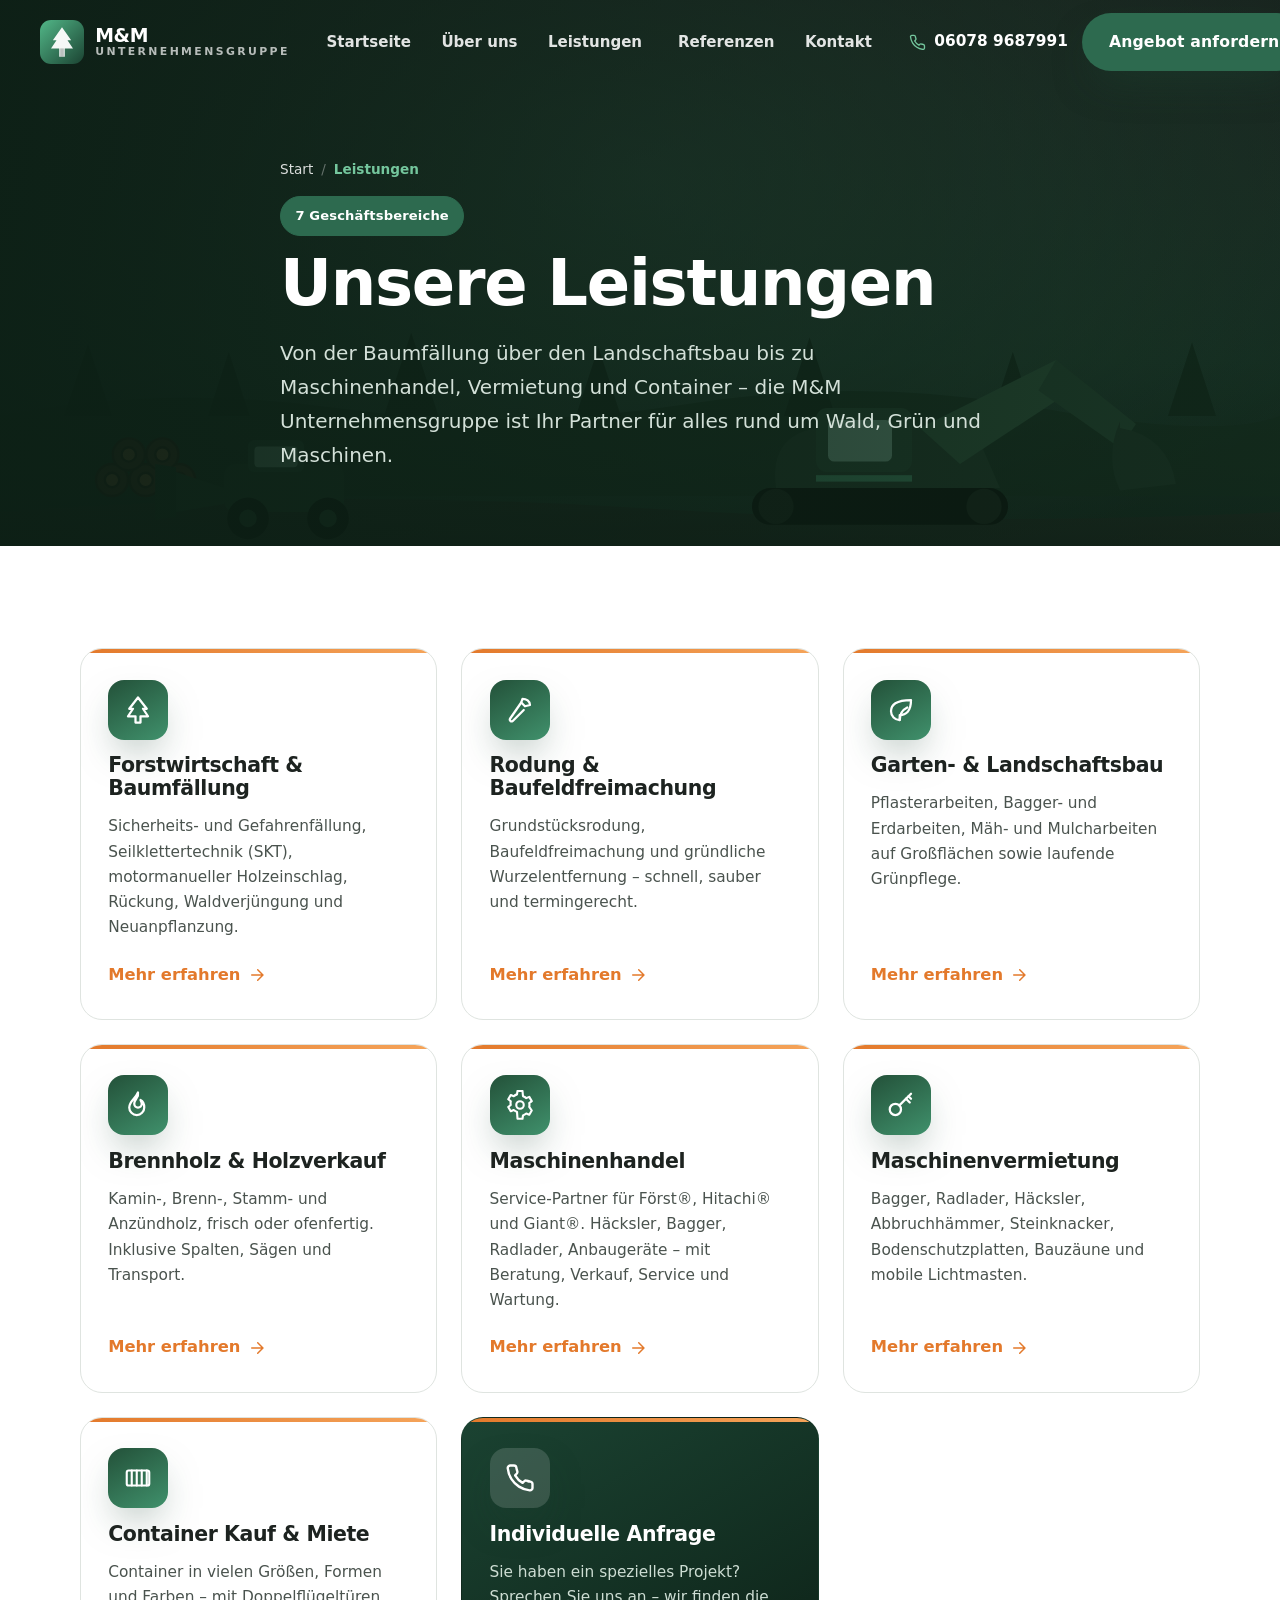
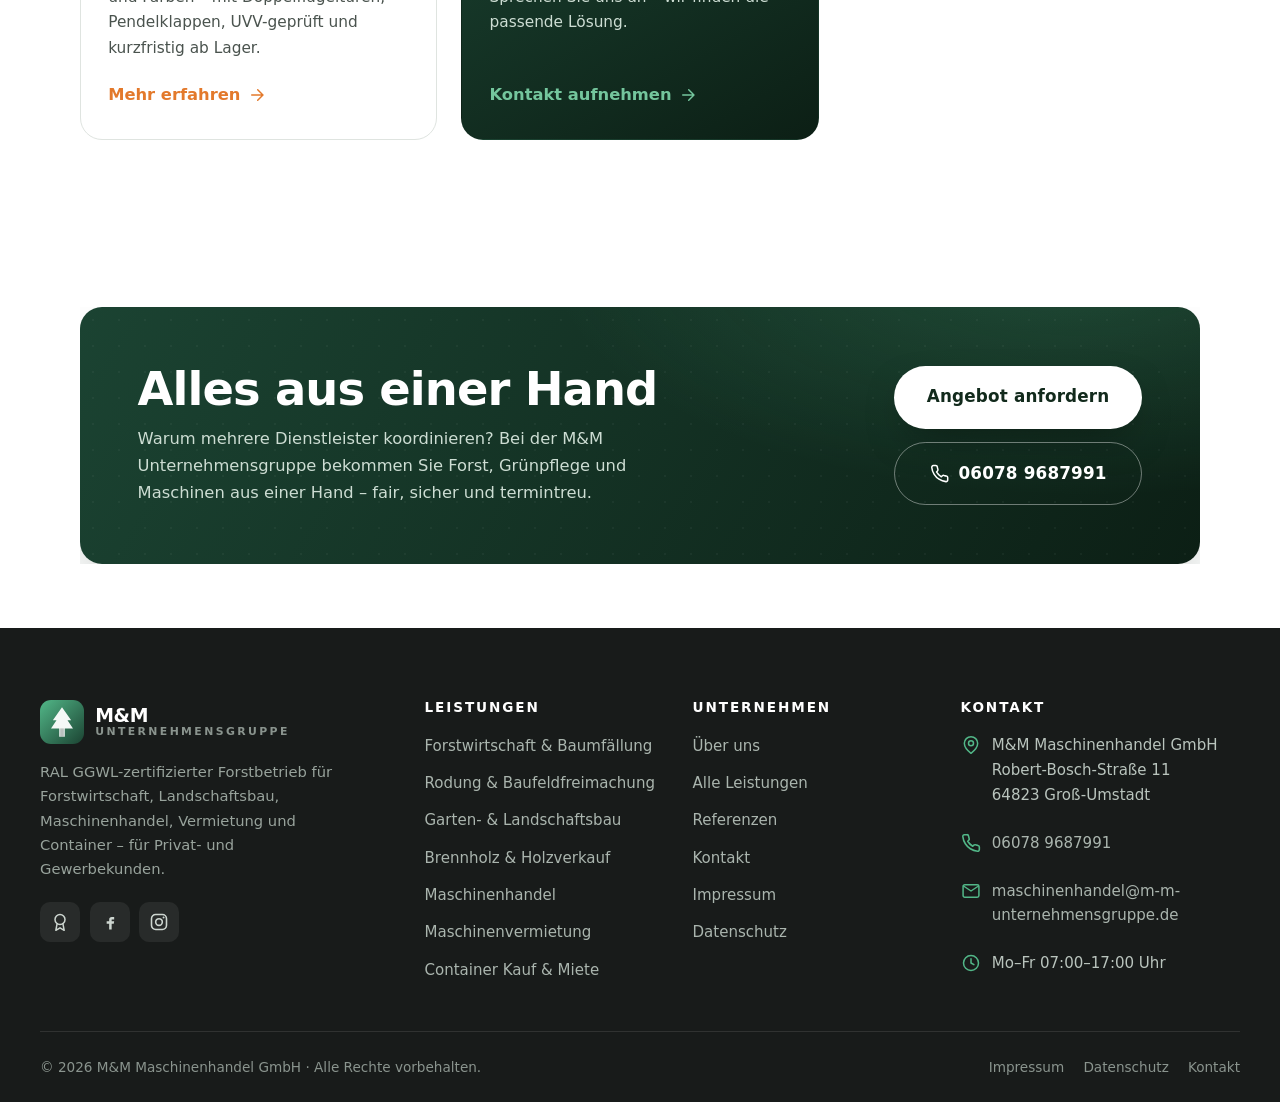
<file: leistungen.html>
<!DOCTYPE html>
<html lang="de">
<head>
  <meta charset="UTF-8">
  <meta name="viewport" content="width=device-width, initial-scale=1.0">
  <title>Leistungen | M&amp;M Unternehmensgruppe</title>
  <meta name="description" content="Alle Leistungen der M&amp;M Unternehmensgruppe im Überblick: Forstwirtschaft & Baumfällung, Rodung, Garten- & Landschaftsbau, Brennholz, Maschinenhandel, Vermietung und Container.">
  <meta name="robots" content="index, follow">
  <link rel="canonical" href="https://www.m-m-unternehmensgruppe.de/leistungen.html">
  <meta name="theme-color" content="#1b4332">
  <meta property="og:type" content="website">
  <meta property="og:locale" content="de_DE">
  <meta property="og:site_name" content="M&amp;M Unternehmensgruppe">
  <meta property="og:title" content="Leistungen | M&amp;M Unternehmensgruppe">
  <meta property="og:description" content="Sieben Geschäftsbereiche, ein verlässlicher Partner – von Forst bis Container.">
  <meta property="og:image" content="https://www.m-m-unternehmensgruppe.de/assets/og-image.png">
  <meta property="og:url" content="https://www.m-m-unternehmensgruppe.de/leistungen.html">
  <meta name="twitter:card" content="summary_large_image">
  <link rel="icon" type="image/svg+xml" href="assets/favicon.svg">
  <link rel="preload" href="assets/scene-machinery.svg" as="image">
  <script>(function(){try{var t=localStorage.getItem("mm_theme");if(t!=="dark"&&t!=="light")t=(window.matchMedia&&matchMedia("(prefers-color-scheme:dark)").matches)?"dark":"light";document.documentElement.setAttribute("data-theme",t);}catch(e){}})();</script>
  <link rel="stylesheet" href="css/style.css">
</head>
<body>
<a href="#main" class="btn" style="position:absolute;left:-9999px;top:0;z-index:999" onfocus="this.style.left='8px';this.style.top='8px'" onblur="this.style.left='-9999px'">Zum Inhalt springen</a>
<header id="site-header"></header>
<main id="main">

  <section class="page-hero">
    <div class="page-hero__media"><img src="assets/scene-machinery.svg" alt="" loading="eager"></div>
    <div class="page-hero__overlay"></div>
    <div class="container page-hero__inner">
      <nav class="breadcrumb reveal" aria-label="Breadcrumb">
        <a href="index.html">Start</a><span class="sep">/</span>
        <span aria-current="page">Leistungen</span>
      </nav>
      <span class="badge badge--solid reveal" data-delay="1" style="margin-top:1rem">7 Geschäftsbereiche</span>
      <h1 class="reveal" data-delay="1">Unsere Leistungen</h1>
      <p class="lead reveal" data-delay="2">Von der Baumfällung über den Landschaftsbau bis zu Maschinenhandel, Vermietung und Container – die M&amp;M Unternehmensgruppe ist Ihr Partner für alles rund um Wald, Grün und Maschinen.</p>
    </div>
  </section>

  <section class="section">
    <div class="container">
      <div class="cards">
        <article class="service-card reveal">
          <div class="service-card__icon"><svg viewBox="0 0 24 24" fill="none" stroke="currentColor" stroke-width="1.8" stroke-linecap="round" stroke-linejoin="round"><path d="M12 2 5 11h3l-4 6h6v5h4v-5h6l-4-6h3z"/></svg></div>
          <h3>Forstwirtschaft &amp; Baumfällung</h3>
          <p>Sicherheits- und Gefahrenfällung, Seilklettertechnik (SKT), motormanueller Holzeinschlag, Rückung, Waldverjüngung und Neuanpflanzung.</p>
          <a class="link-arrow" href="forstwirtschaft.html">Mehr erfahren <svg viewBox="0 0 24 24" fill="none" stroke="currentColor" stroke-width="2" stroke-linecap="round" stroke-linejoin="round"><path d="M5 12h14M13 5l7 7-7 7"/></svg></a>
        </article>
        <article class="service-card reveal" data-delay="1">
          <div class="service-card__icon"><svg viewBox="0 0 24 24" fill="none" stroke="currentColor" stroke-width="1.8" stroke-linecap="round" stroke-linejoin="round"><path d="M14 3c3 0 6 2 6 5l-4 1-3-3z"/><path d="M13 6 4 19a1.5 1.5 0 0 0 2 2l9-9"/></svg></div>
          <h3>Rodung &amp; Baufeldfreimachung</h3>
          <p>Grundstücksrodung, Baufeldfreimachung und gründliche Wurzelentfernung – schnell, sauber und termingerecht.</p>
          <a class="link-arrow" href="rodung.html">Mehr erfahren <svg viewBox="0 0 24 24" fill="none" stroke="currentColor" stroke-width="2" stroke-linecap="round" stroke-linejoin="round"><path d="M5 12h14M13 5l7 7-7 7"/></svg></a>
        </article>
        <article class="service-card reveal" data-delay="2">
          <div class="service-card__icon"><svg viewBox="0 0 24 24" fill="none" stroke="currentColor" stroke-width="1.8" stroke-linecap="round" stroke-linejoin="round"><path d="M11 20A7 7 0 0 1 4 13c0-5 4-9 16-9 0 9-4 12-9 12z"/><path d="M11 20c0-5 2-8 6-10"/></svg></div>
          <h3>Garten- &amp; Landschaftsbau</h3>
          <p>Pflasterarbeiten, Bagger- und Erdarbeiten, Mäh- und Mulcharbeiten auf Großflächen sowie laufende Grünpflege.</p>
          <a class="link-arrow" href="landschaftsbau.html">Mehr erfahren <svg viewBox="0 0 24 24" fill="none" stroke="currentColor" stroke-width="2" stroke-linecap="round" stroke-linejoin="round"><path d="M5 12h14M13 5l7 7-7 7"/></svg></a>
        </article>
        <article class="service-card reveal">
          <div class="service-card__icon"><svg viewBox="0 0 24 24" fill="none" stroke="currentColor" stroke-width="1.8" stroke-linecap="round" stroke-linejoin="round"><path d="M12 2c1 4-3 5-3 9a3 3 0 0 0 6 0c0-1-.5-2-1-3 2 1 3 3 3 6a6 6 0 1 1-12 0c0-5 5-7 7-12z"/></svg></div>
          <h3>Brennholz &amp; Holzverkauf</h3>
          <p>Kamin-, Brenn-, Stamm- und Anzündholz, frisch oder ofenfertig. Inklusive Spalten, Sägen und Transport.</p>
          <a class="link-arrow" href="brennholz.html">Mehr erfahren <svg viewBox="0 0 24 24" fill="none" stroke="currentColor" stroke-width="2" stroke-linecap="round" stroke-linejoin="round"><path d="M5 12h14M13 5l7 7-7 7"/></svg></a>
        </article>
        <article class="service-card reveal" data-delay="1">
          <div class="service-card__icon"><svg viewBox="0 0 24 24" fill="none" stroke="currentColor" stroke-width="1.7" stroke-linecap="round" stroke-linejoin="round"><circle cx="12" cy="12" r="3"/><path d="M19.4 13.5a7.6 7.6 0 0 0 0-3l2-1.6-2-3.4-2.4 1a7.6 7.6 0 0 0-2.6-1.5L14 .8h-4l-.4 2.7A7.6 7.6 0 0 0 7 5L4.6 4l-2 3.4 2 1.6a7.6 7.6 0 0 0 0 3l-2 1.6 2 3.4 2.4-1c.8.6 1.6 1.1 2.6 1.5L10 23h4l.4-2.7c1-.4 1.8-.9 2.6-1.5l2.4 1 2-3.4z"/></svg></div>
          <h3>Maschinenhandel</h3>
          <p>Service-Partner für Först®, Hitachi® und Giant®. Häcksler, Bagger, Radlader, Anbaugeräte – mit Beratung, Verkauf, Service und Wartung.</p>
          <a class="link-arrow" href="maschinenhandel.html">Mehr erfahren <svg viewBox="0 0 24 24" fill="none" stroke="currentColor" stroke-width="2" stroke-linecap="round" stroke-linejoin="round"><path d="M5 12h14M13 5l7 7-7 7"/></svg></a>
        </article>
        <article class="service-card reveal" data-delay="2">
          <div class="service-card__icon"><svg viewBox="0 0 24 24" fill="none" stroke="currentColor" stroke-width="1.8" stroke-linecap="round" stroke-linejoin="round"><circle cx="7.5" cy="15.5" r="4.5"/><path d="M10.7 12.3 20 3"/><path d="M16 7l3 3"/><path d="M18 5l2 2"/></svg></div>
          <h3>Maschinenvermietung</h3>
          <p>Bagger, Radlader, Häcksler, Abbruchhämmer, Steinknacker, Bodenschutzplatten, Bauzäune und mobile Lichtmasten.</p>
          <a class="link-arrow" href="vermietung.html">Mehr erfahren <svg viewBox="0 0 24 24" fill="none" stroke="currentColor" stroke-width="2" stroke-linecap="round" stroke-linejoin="round"><path d="M5 12h14M13 5l7 7-7 7"/></svg></a>
        </article>
        <article class="service-card reveal">
          <div class="service-card__icon"><svg viewBox="0 0 24 24" fill="none" stroke="currentColor" stroke-width="1.7" stroke-linecap="round" stroke-linejoin="round"><rect x="3" y="6" width="18" height="12" rx="1.5"/><path d="M7 6v12M11 6v12M15 6v12M19 6v12"/></svg></div>
          <h3>Container Kauf &amp; Miete</h3>
          <p>Container in vielen Größen, Formen und Farben – mit Doppelflügeltüren, Pendelklappen, UVV-geprüft und kurzfristig ab Lager.</p>
          <a class="link-arrow" href="container.html">Mehr erfahren <svg viewBox="0 0 24 24" fill="none" stroke="currentColor" stroke-width="2" stroke-linecap="round" stroke-linejoin="round"><path d="M5 12h14M13 5l7 7-7 7"/></svg></a>
        </article>
        <article class="service-card reveal" data-delay="1" style="background:linear-gradient(150deg,var(--green-800),var(--green-950));color:#eaf3ee;border-color:transparent">
          <div class="service-card__icon" style="background:rgba(255,255,255,.14)"><svg viewBox="0 0 24 24" fill="none" stroke="currentColor" stroke-width="1.9" stroke-linecap="round" stroke-linejoin="round"><path d="M22 16.9v3a2 2 0 0 1-2.2 2 19.8 19.8 0 0 1-8.6-3 19.5 19.5 0 0 1-6-6 19.8 19.8 0 0 1-3-8.6A2 2 0 0 1 4.1 2h3a2 2 0 0 1 2 1.7c.1 1 .4 1.9.7 2.8a2 2 0 0 1-.5 2.1L8.1 9.9a16 16 0 0 0 6 6l1.3-1.3a2 2 0 0 1 2.1-.4c.9.3 1.8.6 2.8.7a2 2 0 0 1 1.7 2z"/></svg></div>
          <h3 style="color:#fff">Individuelle Anfrage</h3>
          <p style="color:#cdddd3">Sie haben ein spezielles Projekt? Sprechen Sie uns an – wir finden die passende Lösung.</p>
          <a class="link-arrow" style="color:var(--green-300)" href="kontakt.html">Kontakt aufnehmen <svg viewBox="0 0 24 24" fill="none" stroke="currentColor" stroke-width="2" stroke-linecap="round" stroke-linejoin="round"><path d="M5 12h14M13 5l7 7-7 7"/></svg></a>
        </article>
      </div>
    </div>
  </section>

  <section class="section section--tight">
    <div class="container">
      <div class="cta-band reveal">
        <div class="cta-band__inner">
          <div>
            <h2>Alles aus einer Hand</h2>
            <p>Warum mehrere Dienstleister koordinieren? Bei der M&amp;M Unternehmensgruppe bekommen Sie Forst, Grünpflege und Maschinen aus einer Hand – fair, sicher und termintreu.</p>
          </div>
          <div class="cta-band__actions">
            <a class="btn btn--light btn--lg" href="kontakt.html">Angebot anfordern</a>
            <a class="btn btn--outline-light btn--lg" href="tel:+4960789687991"><svg viewBox="0 0 24 24" fill="none" stroke="currentColor" stroke-width="1.9" stroke-linecap="round" stroke-linejoin="round"><path d="M22 16.9v3a2 2 0 0 1-2.2 2 19.8 19.8 0 0 1-8.6-3 19.5 19.5 0 0 1-6-6 19.8 19.8 0 0 1-3-8.6A2 2 0 0 1 4.1 2h3a2 2 0 0 1 2 1.7c.1 1 .4 1.9.7 2.8a2 2 0 0 1-.5 2.1L8.1 9.9a16 16 0 0 0 6 6l1.3-1.3a2 2 0 0 1 2.1-.4c.9.3 1.8.6 2.8.7a2 2 0 0 1 1.7 2z"/></svg> 06078 9687991</a>
          </div>
        </div>
      </div>
    </div>
  </section>

</main>
<footer id="site-footer"></footer>
<script src="js/site.js" defer></script>
</body>
</html>
</file>
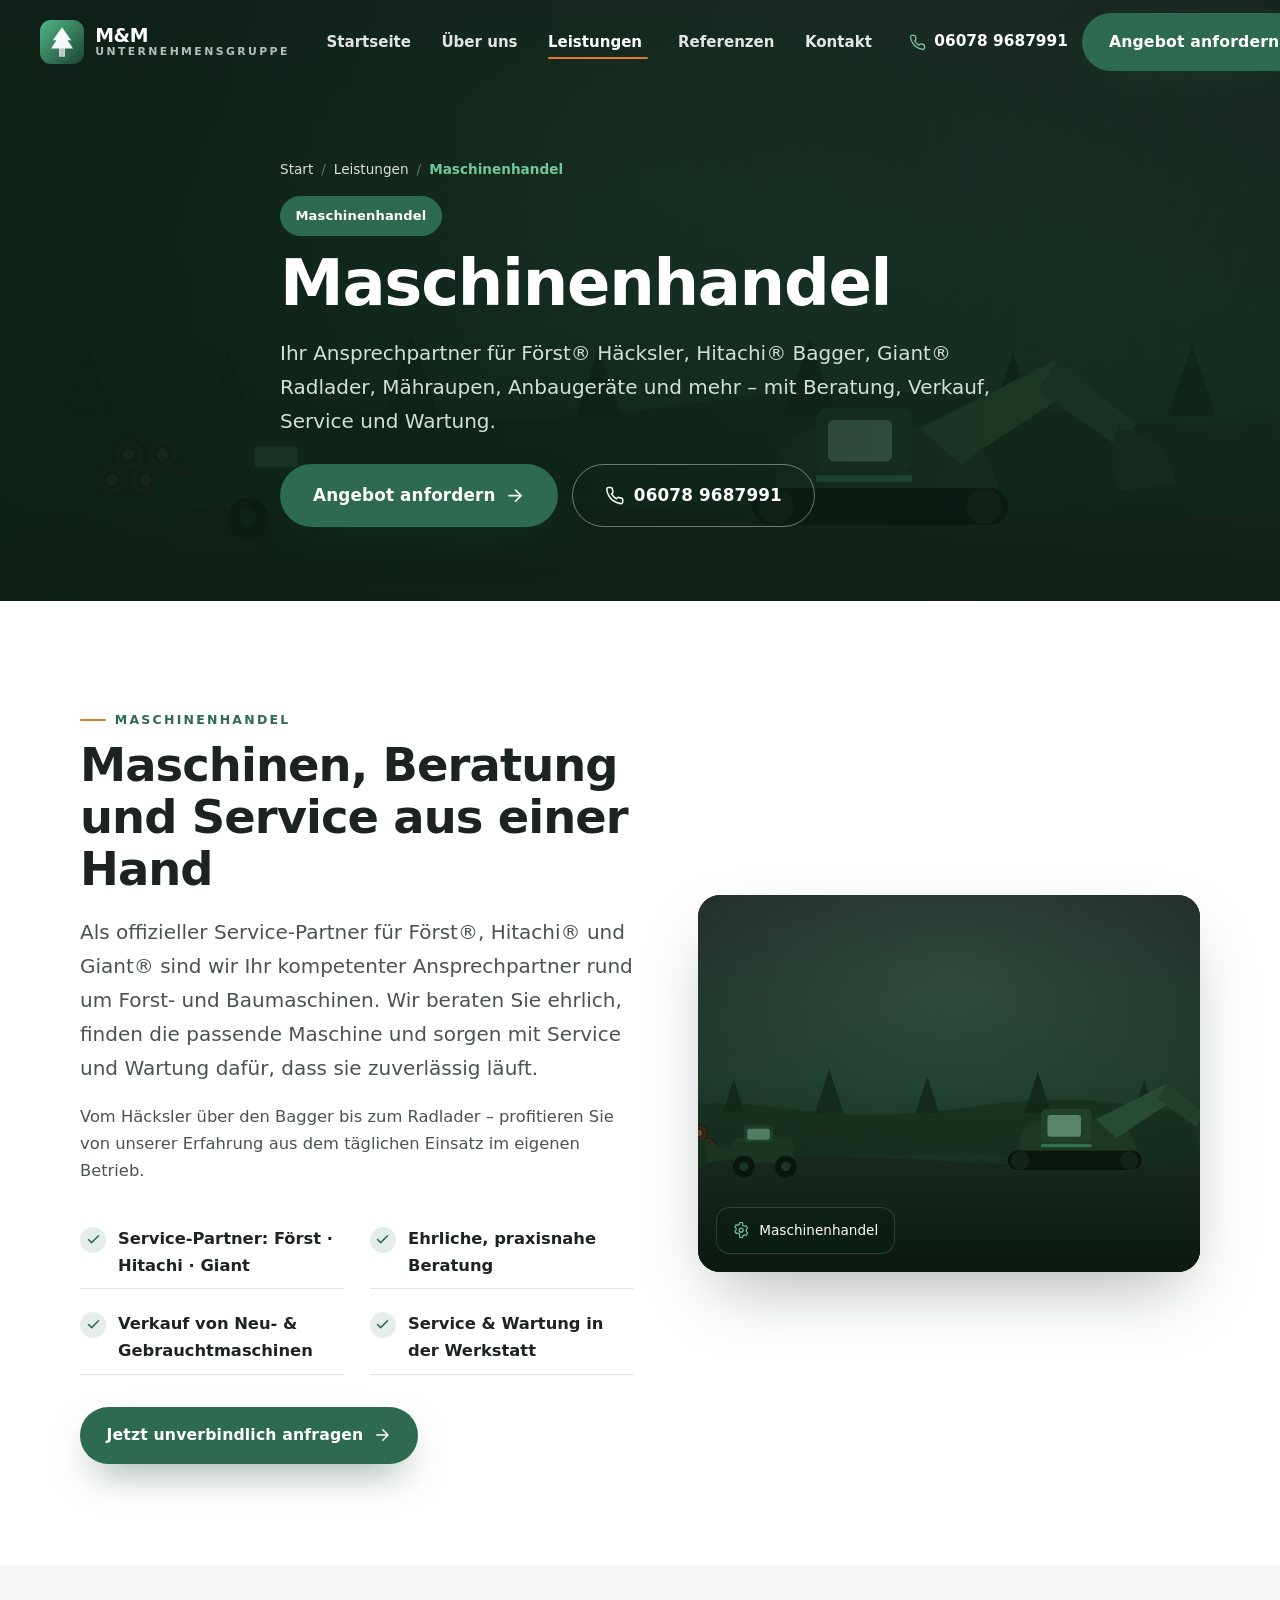
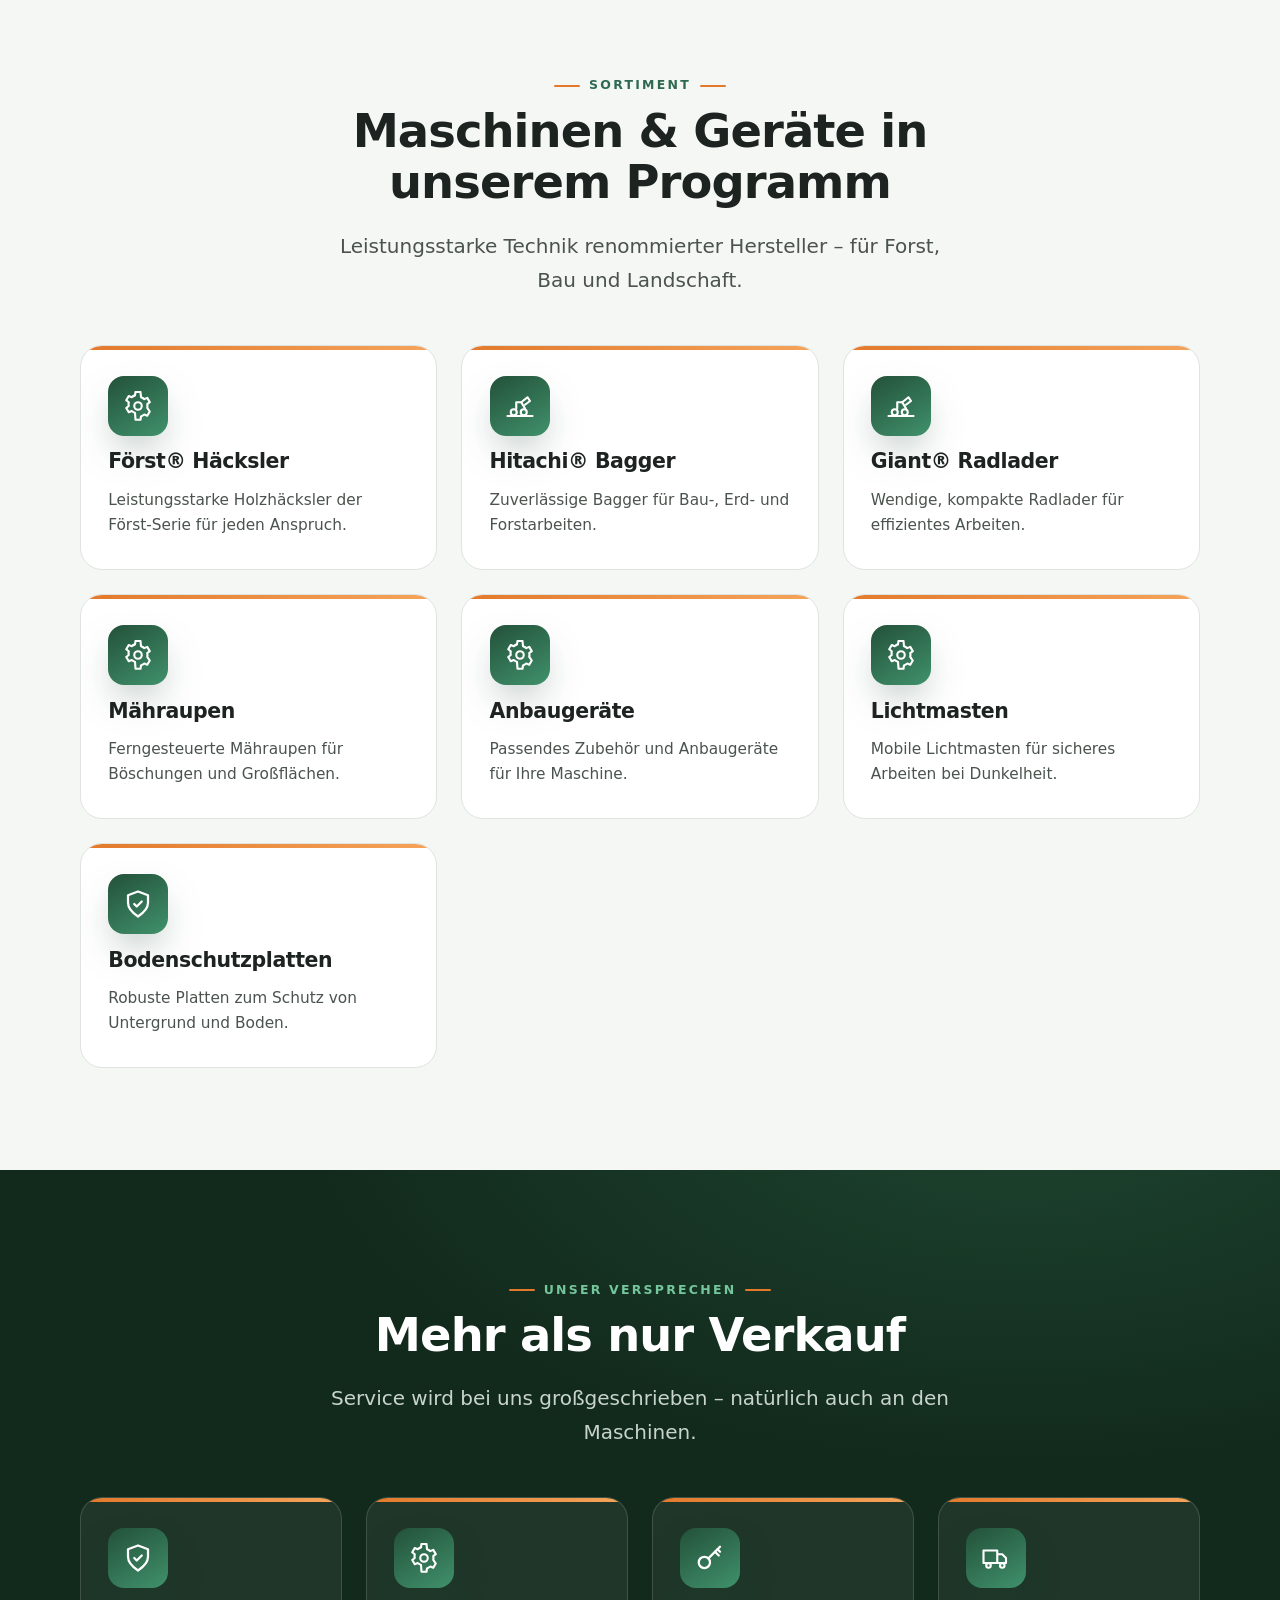
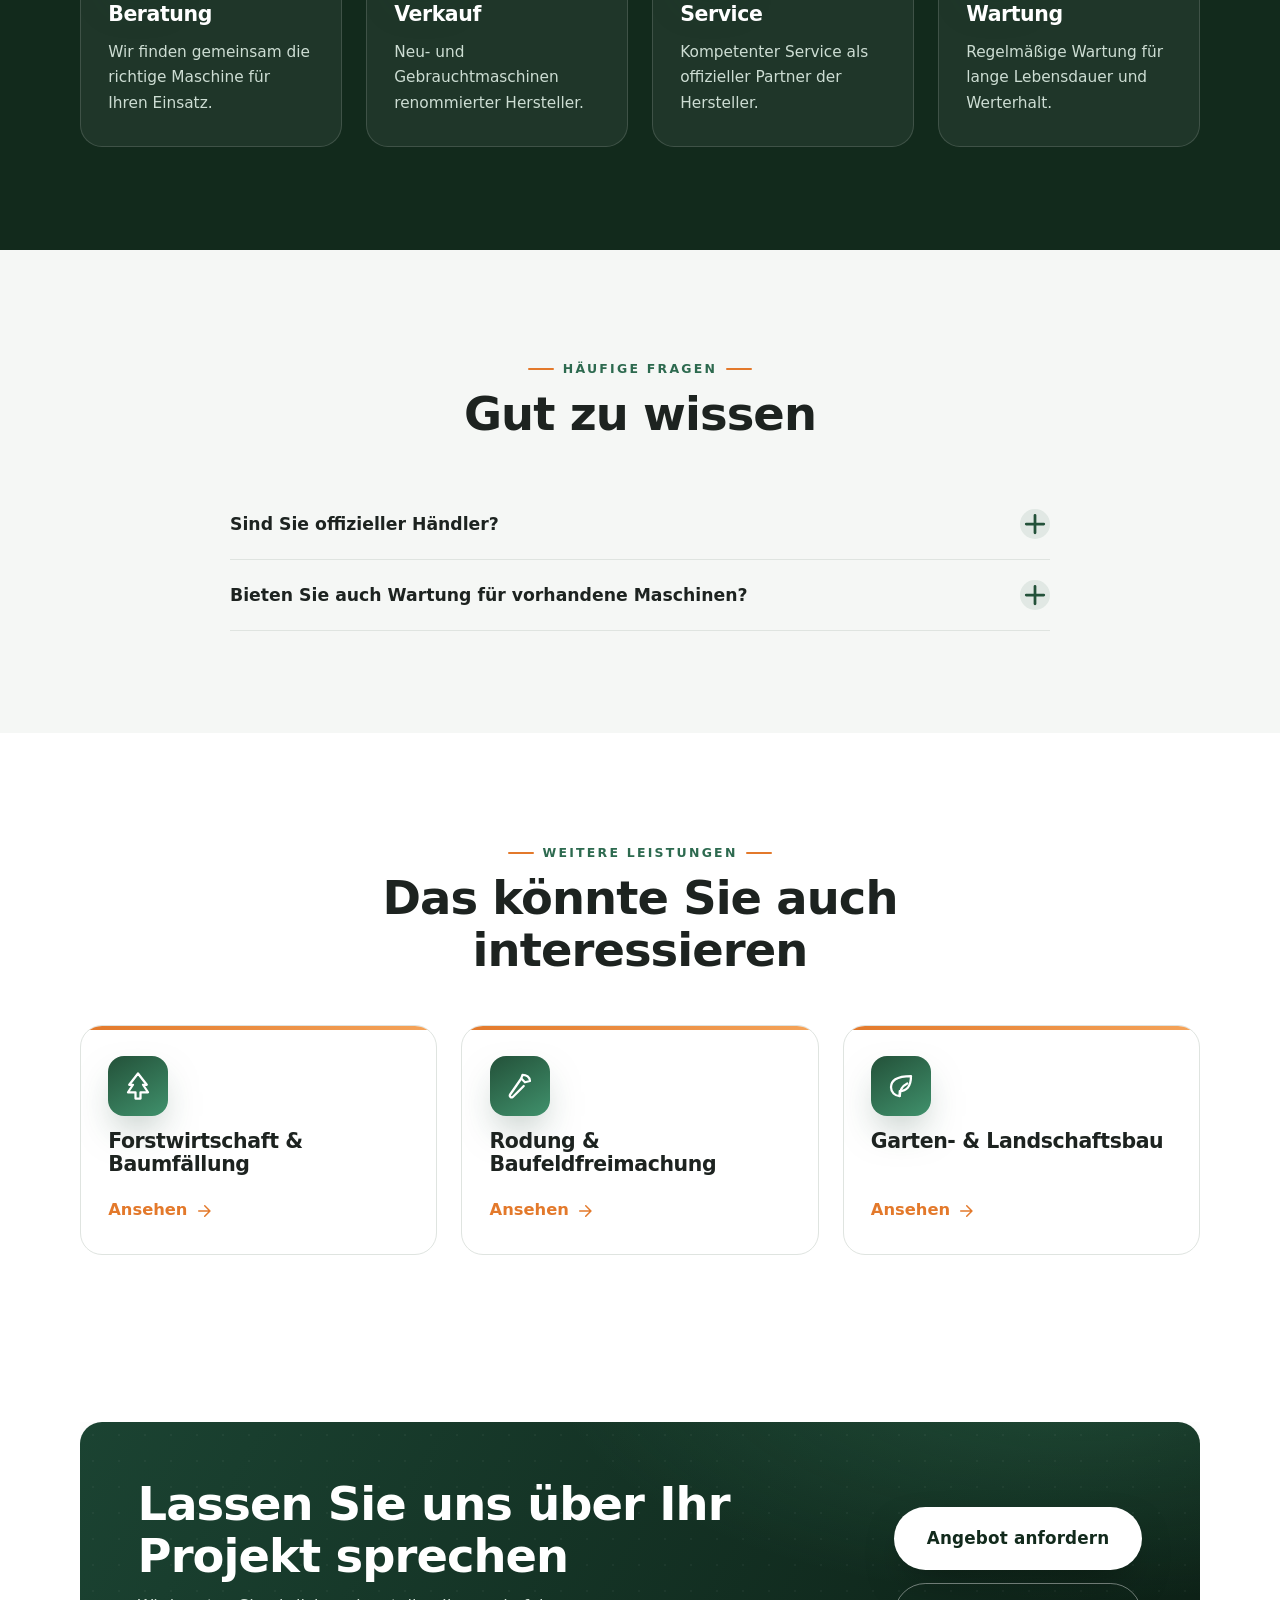
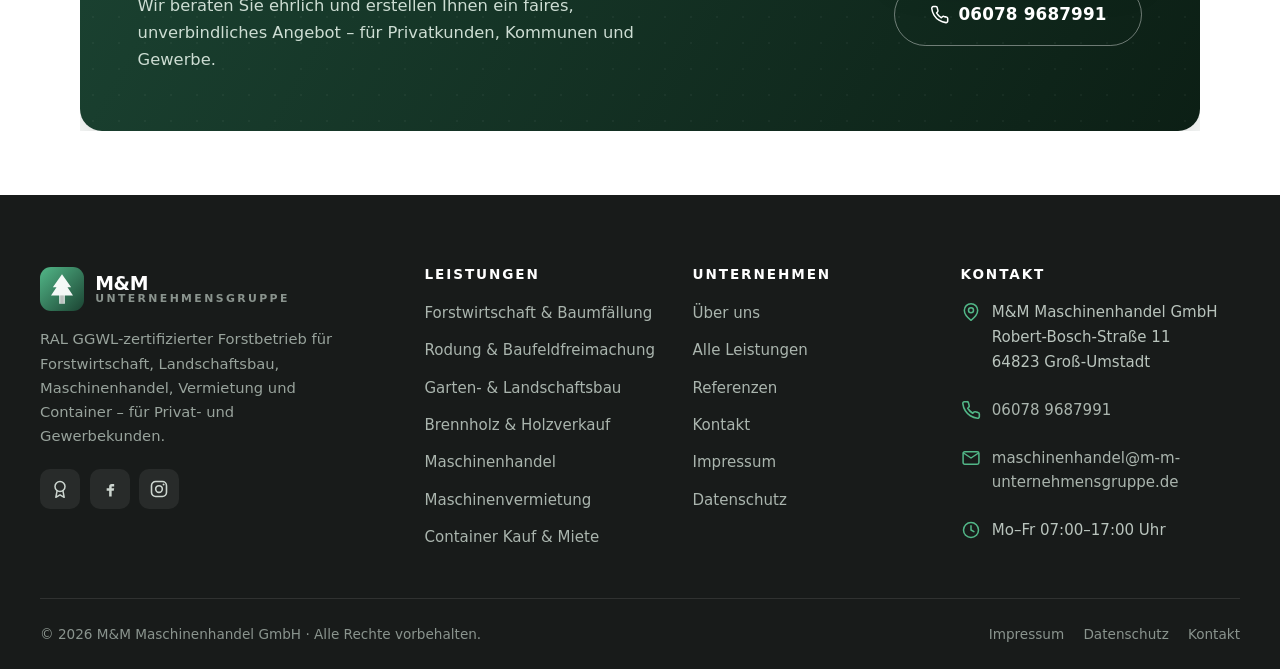
<file: maschinenhandel.html>
<!DOCTYPE html>
<html lang="de">
<head>
  <meta charset="UTF-8">
  <meta name="viewport" content="width=device-width, initial-scale=1.0">
  <title>Maschinenhandel | M&amp;M Unternehmensgruppe</title>
  <meta name="description" content="Ihr Ansprechpartner für Först® Häcksler, Hitachi® Bagger, Giant® Radlader, Mähraupen, Anbaugeräte und mehr – mit Beratung, Verkauf, Service und Wartung.">
  <meta name="robots" content="index, follow">
  <link rel="canonical" href="https://www.m-m-unternehmensgruppe.de/maschinenhandel.html">
  <meta name="theme-color" content="#1b4332">
  <meta property="og:type" content="website">
  <meta property="og:locale" content="de_DE">
  <meta property="og:site_name" content="M&amp;M Unternehmensgruppe">
  <meta property="og:title" content="Maschinenhandel | M&amp;M Unternehmensgruppe">
  <meta property="og:description" content="Ihr Ansprechpartner für Först® Häcksler, Hitachi® Bagger, Giant® Radlader, Mähraupen, Anbaugeräte und mehr – mit Beratung, Verkauf, Service und Wartung.">
  <meta property="og:image" content="https://www.m-m-unternehmensgruppe.de/assets/og-image.png">
  <meta property="og:url" content="https://www.m-m-unternehmensgruppe.de/maschinenhandel.html">
  <meta name="twitter:card" content="summary_large_image">
  <link rel="icon" type="image/svg+xml" href="assets/favicon.svg">
  <link rel="preload" href="assets/scene-machinery.svg" as="image">
  <script>(function(){try{var t=localStorage.getItem("mm_theme");if(t!=="dark"&&t!=="light")t=(window.matchMedia&&matchMedia("(prefers-color-scheme:dark)").matches)?"dark":"light";document.documentElement.setAttribute("data-theme",t);}catch(e){}})();</script>
  <link rel="stylesheet" href="css/style.css">
  <script type="application/ld+json">{"@context": "https://schema.org", "@type": "BreadcrumbList", "itemListElement": [{"@type": "ListItem", "position": 1, "name": "Startseite", "item": "https://www.m-m-unternehmensgruppe.de/"}, {"@type": "ListItem", "position": 2, "name": "Leistungen", "item": "https://www.m-m-unternehmensgruppe.de/leistungen.html"}, {"@type": "ListItem", "position": 3, "name": "Maschinenhandel", "item": "https://www.m-m-unternehmensgruppe.de/maschinenhandel.html"}]}</script>
  <script type="application/ld+json">{"@context": "https://schema.org", "@type": "FAQPage", "mainEntity": [{"@type": "Question", "name": "Sind Sie offizieller Händler?", "acceptedAnswer": {"@type": "Answer", "text": "Wir sind Service-Partner für Först®, Hitachi® und Giant® und beraten Sie kompetent zu Verkauf, Service und Wartung dieser Marken."}}, {"@type": "Question", "name": "Bieten Sie auch Wartung für vorhandene Maschinen?", "acceptedAnswer": {"@type": "Answer", "text": "Ja. In unserer Werkstatt übernehmen wir Service- und Wartungsarbeiten, damit Ihre Maschine zuverlässig einsatzbereit bleibt."}}]}</script>
</head>
<body>
<a href="#main" class="btn" style="position:absolute;left:-9999px;top:0;z-index:999" onfocus="this.style.left='8px';this.style.top='8px'" onblur="this.style.left='-9999px'">Zum Inhalt springen</a>
<header id="site-header"></header>
<main id="main">

  <!-- ===== PAGE HERO ===== -->
  <section class="page-hero">
    <div class="page-hero__media"><img src="assets/scene-machinery.svg" alt="" loading="eager"></div>
    <div class="page-hero__overlay"></div>
    <div class="container page-hero__inner">
      <nav class="breadcrumb reveal" aria-label="Breadcrumb">
        <a href="index.html">Start</a><span class="sep">/</span>
        <a href="leistungen.html">Leistungen</a><span class="sep">/</span>
        <span aria-current="page">Maschinenhandel</span>
      </nav>
      <span class="badge badge--solid reveal" data-delay="1" style="margin-top:1rem">Maschinenhandel</span>
      <h1 class="reveal" data-delay="1">Maschinenhandel</h1>
      <p class="lead reveal" data-delay="2">Ihr Ansprechpartner für Först® Häcksler, Hitachi® Bagger, Giant® Radlader, Mähraupen, Anbaugeräte und mehr – mit Beratung, Verkauf, Service und Wartung.</p>
      <div class="hero__cta reveal" data-delay="3" style="margin-top:1.6rem">
        <a class="btn btn--lg" href="kontakt.html">Angebot anfordern <svg viewBox="0 0 24 24" fill="none" stroke="currentColor" stroke-width="2" stroke-linecap="round" stroke-linejoin="round"><path d="M5 12h14M13 5l7 7-7 7"/></svg></a>
        <a class="btn btn--lg btn--outline-light" href="tel:+4960789687991"><svg viewBox="0 0 24 24" fill="none" stroke="currentColor" stroke-width="1.9" stroke-linecap="round" stroke-linejoin="round"><path d="M22 16.9v3a2 2 0 0 1-2.2 2 19.8 19.8 0 0 1-8.6-3 19.5 19.5 0 0 1-6-6 19.8 19.8 0 0 1-3-8.6A2 2 0 0 1 4.1 2h3a2 2 0 0 1 2 1.7c.1 1 .4 1.9.7 2.8a2 2 0 0 1-.5 2.1L8.1 9.9a16 16 0 0 0 6 6l1.3-1.3a2 2 0 0 1 2.1-.4c.9.3 1.8.6 2.8.7a2 2 0 0 1 1.7 2z"/></svg> 06078 9687991</a>
      </div>
    </div>
  </section>

  <!-- ===== INTRO ===== -->
  <section class="section">
    <div class="container">
      <div class="split">
        <div class="reveal">
          <span class="eyebrow">Maschinenhandel</span>
          <h2 class="mt-1">Maschinen, Beratung und Service aus einer Hand</h2>
          <p class="lead mt-2">Als offizieller Service-Partner für Först®, Hitachi® und Giant® sind wir Ihr kompetenter Ansprechpartner rund um Forst- und Baumaschinen. Wir beraten Sie ehrlich, finden die passende Maschine und sorgen mit Service und Wartung dafür, dass sie zuverlässig läuft.</p>
          <p class="muted mt-2">Vom Häcksler über den Bagger bis zum Radlader – profitieren Sie von unserer Erfahrung aus dem täglichen Einsatz im eigenen Betrieb.</p>
          <ul class="feature-list mt-3">
            <li><span class="ck"><svg viewBox="0 0 24 24" fill="none" stroke="currentColor" stroke-width="2.4" stroke-linecap="round" stroke-linejoin="round"><path d="M20 6 9 17l-5-5"/></svg></span>Service-Partner: Först · Hitachi · Giant</li>
<li><span class="ck"><svg viewBox="0 0 24 24" fill="none" stroke="currentColor" stroke-width="2.4" stroke-linecap="round" stroke-linejoin="round"><path d="M20 6 9 17l-5-5"/></svg></span>Ehrliche, praxisnahe Beratung</li>
<li><span class="ck"><svg viewBox="0 0 24 24" fill="none" stroke="currentColor" stroke-width="2.4" stroke-linecap="round" stroke-linejoin="round"><path d="M20 6 9 17l-5-5"/></svg></span>Verkauf von Neu- &amp; Gebrauchtmaschinen</li>
<li><span class="ck"><svg viewBox="0 0 24 24" fill="none" stroke="currentColor" stroke-width="2.4" stroke-linecap="round" stroke-linejoin="round"><path d="M20 6 9 17l-5-5"/></svg></span>Service &amp; Wartung in der Werkstatt</li>
          </ul>
          <a class="btn mt-3" href="kontakt.html">Jetzt unverbindlich anfragen <svg viewBox="0 0 24 24" fill="none" stroke="currentColor" stroke-width="2" stroke-linecap="round" stroke-linejoin="round"><path d="M5 12h14M13 5l7 7-7 7"/></svg></a>
        </div>
        <div class="split__media reveal" data-delay="2">
          <div class="media-frame">
            <img src="assets/scene-machinery.svg" alt="Maschinenhandel – M&amp;M Unternehmensgruppe">
            <div class="media-badge"><svg viewBox="0 0 24 24" fill="none" stroke="currentColor" stroke-width="1.7" stroke-linecap="round" stroke-linejoin="round"><circle cx="12" cy="12" r="3"/><path d="M19.4 13.5a7.6 7.6 0 0 0 0-3l2-1.6-2-3.4-2.4 1a7.6 7.6 0 0 0-2.6-1.5L14 .8h-4l-.4 2.7A7.6 7.6 0 0 0 7 5L4.6 4l-2 3.4 2 1.6a7.6 7.6 0 0 0 0 3l-2 1.6 2 3.4 2.4-1c.8.6 1.6 1.1 2.6 1.5L10 23h4l.4-2.7c1-.4 1.8-.9 2.6-1.5l2.4 1 2-3.4z"/></svg> Maschinenhandel</div>
          </div>
        </div>
      </div>
    </div>
  </section>

  <!-- ===== FEATURES ===== -->
  <section class="section section--alt">
    <div class="container">
      <div class="section-head center reveal">
        <span class="eyebrow eyebrow--center">Sortiment</span>
        <h2 class="mt-1">Maschinen &amp; Geräte in unserem Programm</h2>
        <p class="lead mt-2 mx-auto measure">Leistungsstarke Technik renommierter Hersteller – für Forst, Bau und Landschaft.</p>
      </div>
      <div class="cards">
        <article class="service-card reveal"><div class="service-card__icon"><svg viewBox="0 0 24 24" fill="none" stroke="currentColor" stroke-width="1.7" stroke-linecap="round" stroke-linejoin="round"><circle cx="12" cy="12" r="3"/><path d="M19.4 13.5a7.6 7.6 0 0 0 0-3l2-1.6-2-3.4-2.4 1a7.6 7.6 0 0 0-2.6-1.5L14 .8h-4l-.4 2.7A7.6 7.6 0 0 0 7 5L4.6 4l-2 3.4 2 1.6a7.6 7.6 0 0 0 0 3l-2 1.6 2 3.4 2.4-1c.8.6 1.6 1.1 2.6 1.5L10 23h4l.4-2.7c1-.4 1.8-.9 2.6-1.5l2.4 1 2-3.4z"/></svg></div><h3>Först® Häcksler</h3><p>Leistungsstarke Holzhäcksler der Först-Serie für jeden Anspruch.</p></article>
<article class="service-card reveal" data-delay="2"><div class="service-card__icon"><svg viewBox="0 0 24 24" fill="none" stroke="currentColor" stroke-width="1.7" stroke-linecap="round" stroke-linejoin="round"><path d="M2 20h20"/><circle cx="7" cy="17" r="2.4"/><circle cx="15" cy="17" r="2.4"/><path d="M9 14V9h4l3 5"/><path d="M13 9l5-4 2 3-4 3"/></svg></div><h3>Hitachi® Bagger</h3><p>Zuverlässige Bagger für Bau-, Erd- und Forstarbeiten.</p></article>
<article class="service-card reveal" data-delay="3"><div class="service-card__icon"><svg viewBox="0 0 24 24" fill="none" stroke="currentColor" stroke-width="1.7" stroke-linecap="round" stroke-linejoin="round"><path d="M2 20h20"/><circle cx="7" cy="17" r="2.4"/><circle cx="15" cy="17" r="2.4"/><path d="M9 14V9h4l3 5"/><path d="M13 9l5-4 2 3-4 3"/></svg></div><h3>Giant® Radlader</h3><p>Wendige, kompakte Radlader für effizientes Arbeiten.</p></article>
<article class="service-card reveal"><div class="service-card__icon"><svg viewBox="0 0 24 24" fill="none" stroke="currentColor" stroke-width="1.7" stroke-linecap="round" stroke-linejoin="round"><circle cx="12" cy="12" r="3"/><path d="M19.4 13.5a7.6 7.6 0 0 0 0-3l2-1.6-2-3.4-2.4 1a7.6 7.6 0 0 0-2.6-1.5L14 .8h-4l-.4 2.7A7.6 7.6 0 0 0 7 5L4.6 4l-2 3.4 2 1.6a7.6 7.6 0 0 0 0 3l-2 1.6 2 3.4 2.4-1c.8.6 1.6 1.1 2.6 1.5L10 23h4l.4-2.7c1-.4 1.8-.9 2.6-1.5l2.4 1 2-3.4z"/></svg></div><h3>Mähraupen</h3><p>Ferngesteuerte Mähraupen für Böschungen und Großflächen.</p></article>
<article class="service-card reveal" data-delay="2"><div class="service-card__icon"><svg viewBox="0 0 24 24" fill="none" stroke="currentColor" stroke-width="1.7" stroke-linecap="round" stroke-linejoin="round"><circle cx="12" cy="12" r="3"/><path d="M19.4 13.5a7.6 7.6 0 0 0 0-3l2-1.6-2-3.4-2.4 1a7.6 7.6 0 0 0-2.6-1.5L14 .8h-4l-.4 2.7A7.6 7.6 0 0 0 7 5L4.6 4l-2 3.4 2 1.6a7.6 7.6 0 0 0 0 3l-2 1.6 2 3.4 2.4-1c.8.6 1.6 1.1 2.6 1.5L10 23h4l.4-2.7c1-.4 1.8-.9 2.6-1.5l2.4 1 2-3.4z"/></svg></div><h3>Anbaugeräte</h3><p>Passendes Zubehör und Anbaugeräte für Ihre Maschine.</p></article>
<article class="service-card reveal" data-delay="3"><div class="service-card__icon"><svg viewBox="0 0 24 24" fill="none" stroke="currentColor" stroke-width="1.7" stroke-linecap="round" stroke-linejoin="round"><circle cx="12" cy="12" r="3"/><path d="M19.4 13.5a7.6 7.6 0 0 0 0-3l2-1.6-2-3.4-2.4 1a7.6 7.6 0 0 0-2.6-1.5L14 .8h-4l-.4 2.7A7.6 7.6 0 0 0 7 5L4.6 4l-2 3.4 2 1.6a7.6 7.6 0 0 0 0 3l-2 1.6 2 3.4 2.4-1c.8.6 1.6 1.1 2.6 1.5L10 23h4l.4-2.7c1-.4 1.8-.9 2.6-1.5l2.4 1 2-3.4z"/></svg></div><h3>Lichtmasten</h3><p>Mobile Lichtmasten für sicheres Arbeiten bei Dunkelheit.</p></article>
<article class="service-card reveal"><div class="service-card__icon"><svg viewBox="0 0 24 24" fill="none" stroke="currentColor" stroke-width="1.8" stroke-linecap="round" stroke-linejoin="round"><path d="M12 2 4 5v6c0 5 3.5 8 8 11 4.5-3 8-6 8-11V5z"/><path d="m9 12 2 2 4-4"/></svg></div><h3>Bodenschutzplatten</h3><p>Robuste Platten zum Schutz von Untergrund und Boden.</p></article>
      </div>
    </div>
  </section>

  <section class="section section--green">
    <div class="container">
      <div class="section-head center reveal">
        <span class="eyebrow eyebrow--center">Unser Versprechen</span>
        <h2 class="mt-1">Mehr als nur Verkauf</h2>
        <p class="lead mt-2 mx-auto measure">Service wird bei uns großgeschrieben – natürlich auch an den Maschinen.</p>
      </div>
      <div class="cards cards--4">
        <article class="service-card reveal" style="background:rgba(255,255,255,.06);border-color:rgba(255,255,255,.14);color:#eaf3ee"><div class="service-card__icon"><svg viewBox="0 0 24 24" fill="none" stroke="currentColor" stroke-width="1.8" stroke-linecap="round" stroke-linejoin="round"><path d="M12 2 4 5v6c0 5 3.5 8 8 11 4.5-3 8-6 8-11V5z"/><path d="m9 12 2 2 4-4"/></svg></div><h3 style="color:#fff">Beratung</h3><p style="color:#cdddd3">Wir finden gemeinsam die richtige Maschine für Ihren Einsatz.</p></article>
        <article class="service-card reveal" data-delay="1" style="background:rgba(255,255,255,.06);border-color:rgba(255,255,255,.14);color:#eaf3ee"><div class="service-card__icon"><svg viewBox="0 0 24 24" fill="none" stroke="currentColor" stroke-width="1.7" stroke-linecap="round" stroke-linejoin="round"><circle cx="12" cy="12" r="3"/><path d="M19.4 13.5a7.6 7.6 0 0 0 0-3l2-1.6-2-3.4-2.4 1a7.6 7.6 0 0 0-2.6-1.5L14 .8h-4l-.4 2.7A7.6 7.6 0 0 0 7 5L4.6 4l-2 3.4 2 1.6a7.6 7.6 0 0 0 0 3l-2 1.6 2 3.4 2.4-1c.8.6 1.6 1.1 2.6 1.5L10 23h4l.4-2.7c1-.4 1.8-.9 2.6-1.5l2.4 1 2-3.4z"/></svg></div><h3 style="color:#fff">Verkauf</h3><p style="color:#cdddd3">Neu- und Gebrauchtmaschinen renommierter Hersteller.</p></article>
        <article class="service-card reveal" data-delay="2" style="background:rgba(255,255,255,.06);border-color:rgba(255,255,255,.14);color:#eaf3ee"><div class="service-card__icon"><svg viewBox="0 0 24 24" fill="none" stroke="currentColor" stroke-width="1.8" stroke-linecap="round" stroke-linejoin="round"><circle cx="7.5" cy="15.5" r="4.5"/><path d="M10.7 12.3 20 3"/><path d="M16 7l3 3"/><path d="M18 5l2 2"/></svg></div><h3 style="color:#fff">Service</h3><p style="color:#cdddd3">Kompetenter Service als offizieller Partner der Hersteller.</p></article>
        <article class="service-card reveal" data-delay="3" style="background:rgba(255,255,255,.06);border-color:rgba(255,255,255,.14);color:#eaf3ee"><div class="service-card__icon"><svg viewBox="0 0 24 24" fill="none" stroke="currentColor" stroke-width="1.7" stroke-linecap="round" stroke-linejoin="round"><path d="M2 6h11v10H2zM13 9h4l3 3v4h-7z"/><circle cx="6" cy="18" r="1.8"/><circle cx="17" cy="18" r="1.8"/></svg></div><h3 style="color:#fff">Wartung</h3><p style="color:#cdddd3">Regelmäßige Wartung für lange Lebensdauer und Werterhalt.</p></article>
      </div>
    </div>
  </section>


  <section class="section section--alt">
    <div class="container">
      <div class="section-head center reveal">
        <span class="eyebrow eyebrow--center">Häufige Fragen</span>
        <h2 class="mt-1">Gut zu wissen</h2>
      </div>
      <div class="faq reveal"><div class="faq__item"><button class="faq__q" aria-expanded="false">Sind Sie offizieller Händler?<span class="pm"><svg viewBox="0 0 24 24" fill="none" stroke="currentColor" stroke-width="2.2" stroke-linecap="round"><path d="M12 5v14M5 12h14"/></svg></span></button><div class="faq__a"><p>Wir sind Service-Partner für Först®, Hitachi® und Giant® und beraten Sie kompetent zu Verkauf, Service und Wartung dieser Marken.</p></div></div>
<div class="faq__item"><button class="faq__q" aria-expanded="false">Bieten Sie auch Wartung für vorhandene Maschinen?<span class="pm"><svg viewBox="0 0 24 24" fill="none" stroke="currentColor" stroke-width="2.2" stroke-linecap="round"><path d="M12 5v14M5 12h14"/></svg></span></button><div class="faq__a"><p>Ja. In unserer Werkstatt übernehmen wir Service- und Wartungsarbeiten, damit Ihre Maschine zuverlässig einsatzbereit bleibt.</p></div></div></div>
    </div>
  </section>

  <!-- ===== RELATED ===== -->
  <section class="section">
    <div class="container">
      <div class="section-head center reveal">
        <span class="eyebrow eyebrow--center">Weitere Leistungen</span>
        <h2 class="mt-1">Das könnte Sie auch interessieren</h2>
      </div>
      <div class="cards cards--3">
        <a class="service-card reveal" href="forstwirtschaft.html" style="text-decoration:none"><div class="service-card__icon"><svg viewBox="0 0 24 24" fill="none" stroke="currentColor" stroke-width="1.8" stroke-linecap="round" stroke-linejoin="round"><path d="M12 2 5 11h3l-4 6h6v5h4v-5h6l-4-6h3z"/></svg></div><h3>Forstwirtschaft & Baumfällung</h3><span class="link-arrow">Ansehen <svg viewBox="0 0 24 24" fill="none" stroke="currentColor" stroke-width="2" stroke-linecap="round" stroke-linejoin="round"><path d="M5 12h14M13 5l7 7-7 7"/></svg></span></a>
<a class="service-card reveal" href="rodung.html" style="text-decoration:none"><div class="service-card__icon"><svg viewBox="0 0 24 24" fill="none" stroke="currentColor" stroke-width="1.8" stroke-linecap="round" stroke-linejoin="round"><path d="M14 3c3 0 6 2 6 5l-4 1-3-3z"/><path d="M13 6 4 19a1.5 1.5 0 0 0 2 2l9-9"/></svg></div><h3>Rodung & Baufeldfreimachung</h3><span class="link-arrow">Ansehen <svg viewBox="0 0 24 24" fill="none" stroke="currentColor" stroke-width="2" stroke-linecap="round" stroke-linejoin="round"><path d="M5 12h14M13 5l7 7-7 7"/></svg></span></a>
<a class="service-card reveal" href="landschaftsbau.html" style="text-decoration:none"><div class="service-card__icon"><svg viewBox="0 0 24 24" fill="none" stroke="currentColor" stroke-width="1.8" stroke-linecap="round" stroke-linejoin="round"><path d="M11 20A7 7 0 0 1 4 13c0-5 4-9 16-9 0 9-4 12-9 12z"/><path d="M11 20c0-5 2-8 6-10"/></svg></div><h3>Garten- & Landschaftsbau</h3><span class="link-arrow">Ansehen <svg viewBox="0 0 24 24" fill="none" stroke="currentColor" stroke-width="2" stroke-linecap="round" stroke-linejoin="round"><path d="M5 12h14M13 5l7 7-7 7"/></svg></span></a>
      </div>
    </div>
  </section>

  <!-- ===== CTA ===== -->
  <section class="section section--tight">
    <div class="container">
      <div class="cta-band reveal">
        <div class="cta-band__inner">
          <div>
            <h2>Lassen Sie uns über Ihr Projekt sprechen</h2>
            <p>Wir beraten Sie ehrlich und erstellen Ihnen ein faires, unverbindliches Angebot – für Privatkunden, Kommunen und Gewerbe.</p>
          </div>
          <div class="cta-band__actions">
            <a class="btn btn--light btn--lg" href="kontakt.html">Angebot anfordern</a>
            <a class="btn btn--outline-light btn--lg" href="tel:+4960789687991"><svg viewBox="0 0 24 24" fill="none" stroke="currentColor" stroke-width="1.9" stroke-linecap="round" stroke-linejoin="round"><path d="M22 16.9v3a2 2 0 0 1-2.2 2 19.8 19.8 0 0 1-8.6-3 19.5 19.5 0 0 1-6-6 19.8 19.8 0 0 1-3-8.6A2 2 0 0 1 4.1 2h3a2 2 0 0 1 2 1.7c.1 1 .4 1.9.7 2.8a2 2 0 0 1-.5 2.1L8.1 9.9a16 16 0 0 0 6 6l1.3-1.3a2 2 0 0 1 2.1-.4c.9.3 1.8.6 2.8.7a2 2 0 0 1 1.7 2z"/></svg> 06078 9687991</a>
          </div>
        </div>
      </div>
    </div>
  </section>

</main>
<footer id="site-footer"></footer>
<script src="js/site.js" defer></script>
</body>
</html>
</file>
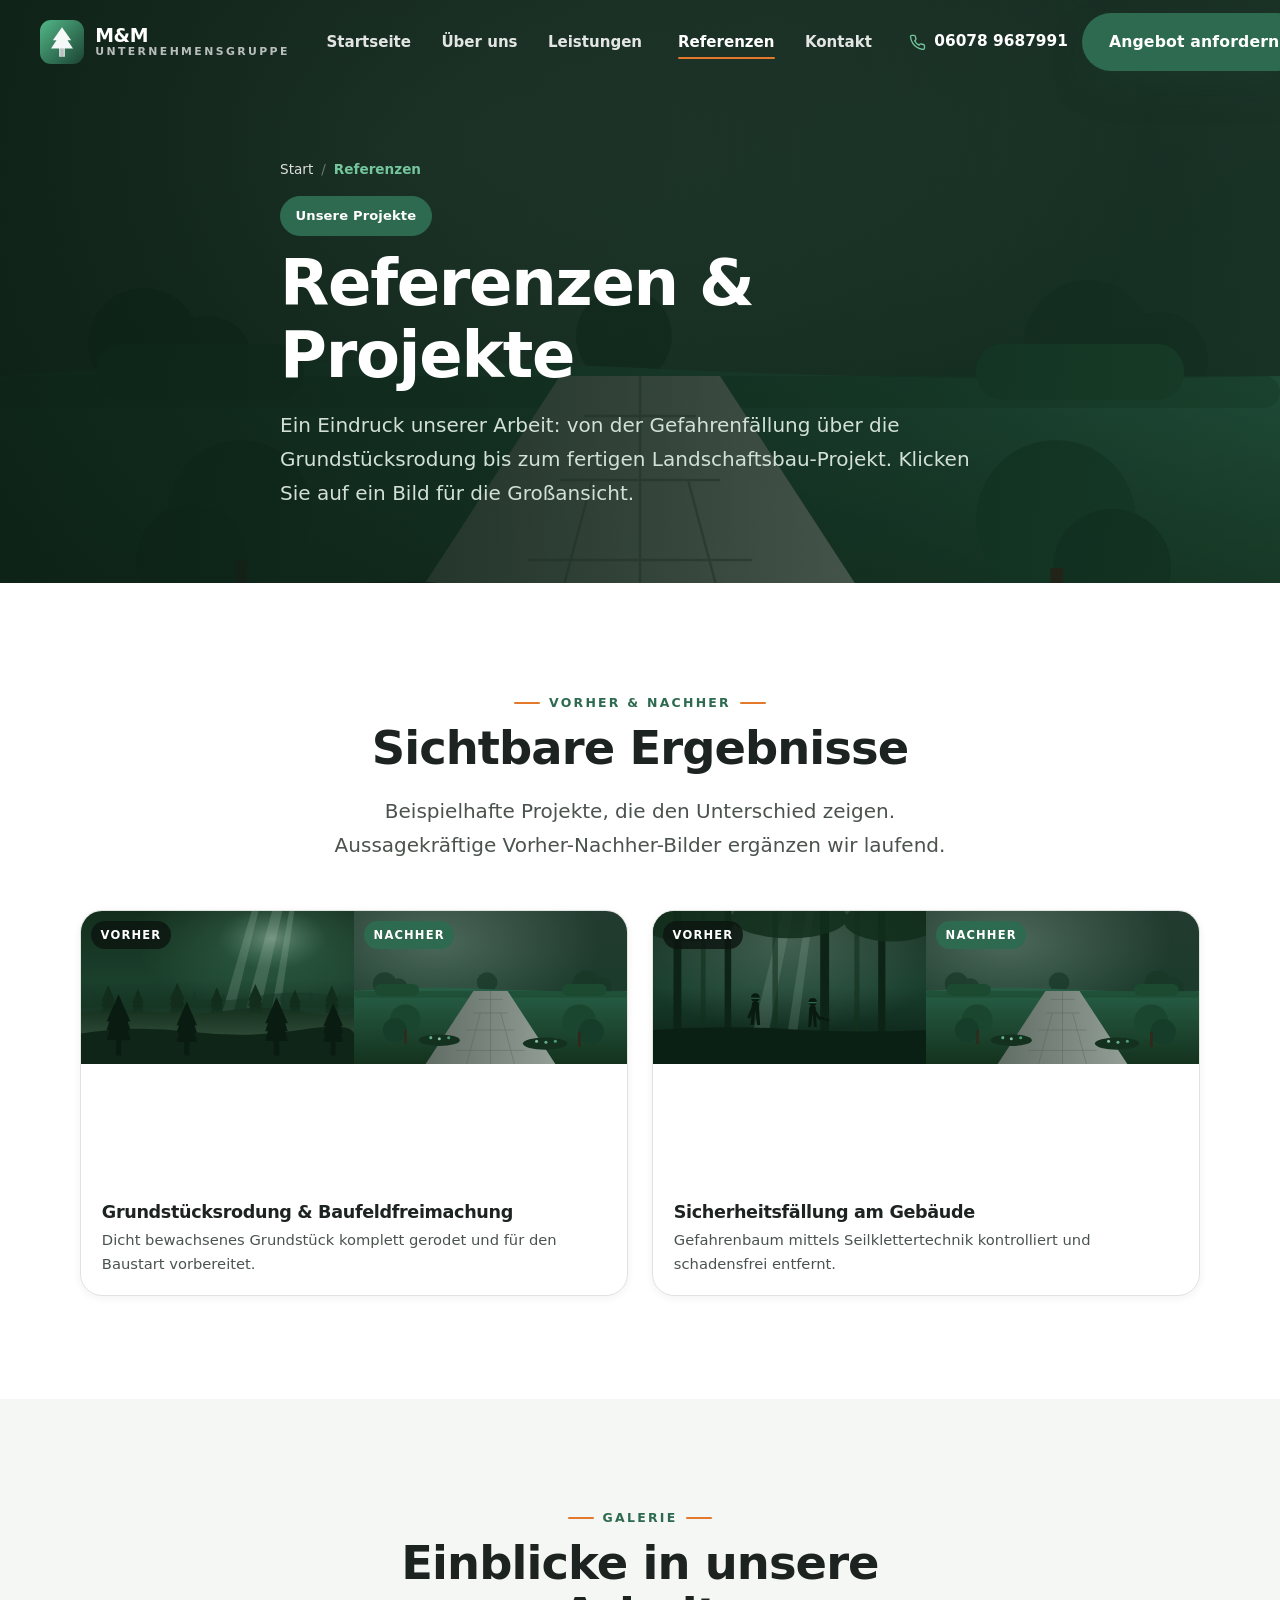
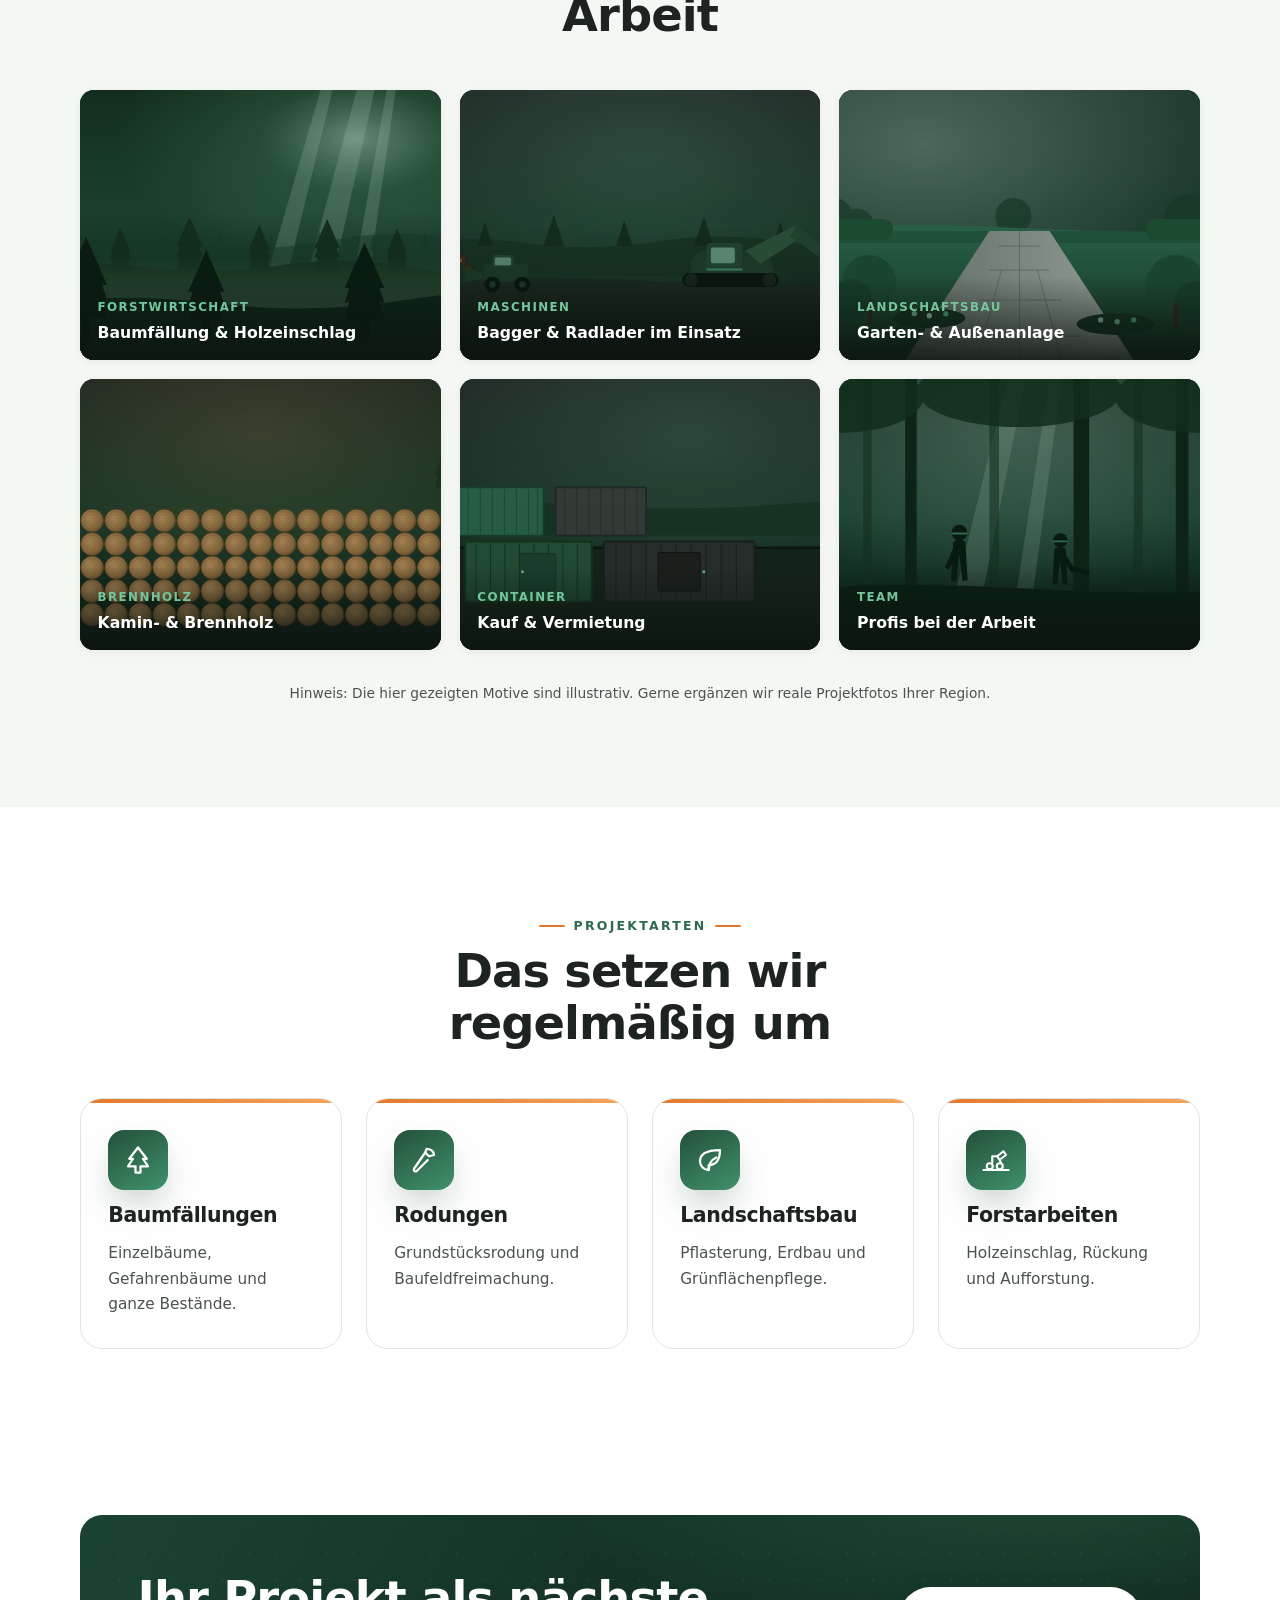
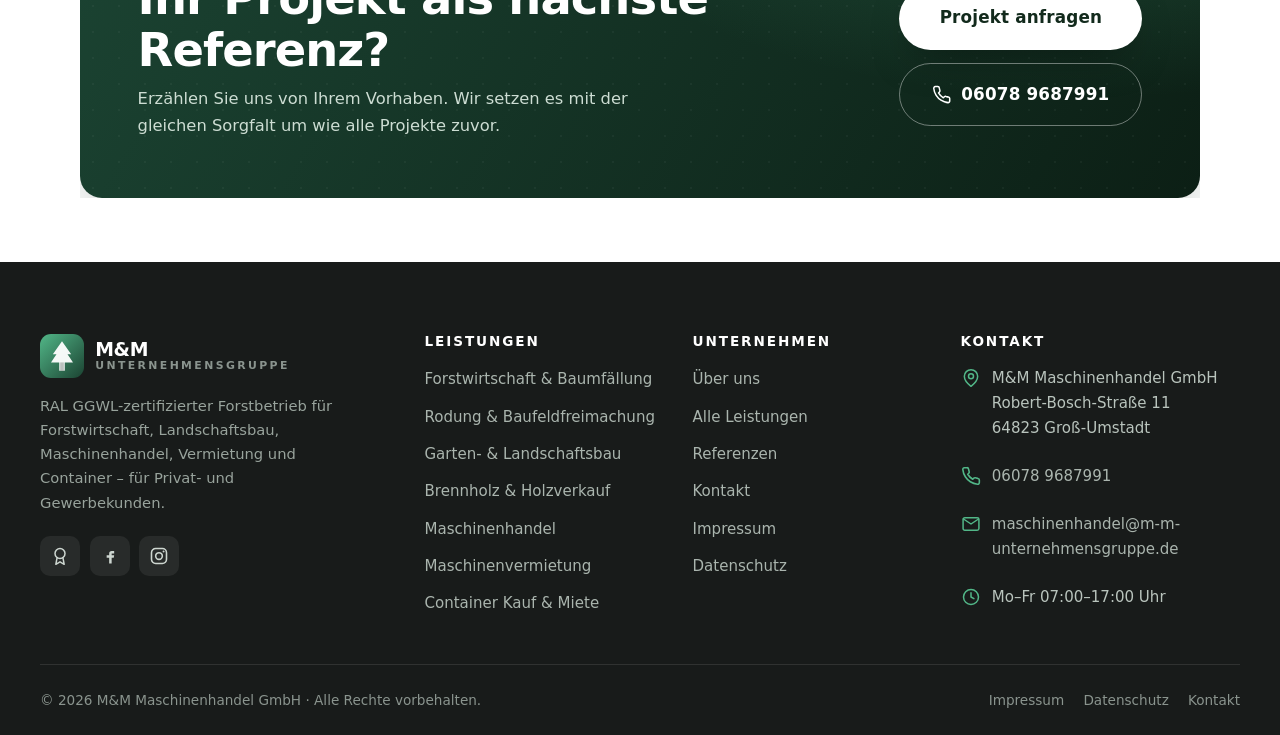
<file: referenzen.html>
<!DOCTYPE html>
<html lang="de">
<head>
  <meta charset="UTF-8">
  <meta name="viewport" content="width=device-width, initial-scale=1.0">
  <title>Referenzen | M&amp;M Unternehmensgruppe</title>
  <meta name="description" content="Projekte der M&amp;M Unternehmensgruppe: Baumfällungen, Rodungen, Landschaftsbau und Forstarbeiten – Vorher-Nachher-Eindrücke aus der Region.">
  <meta name="robots" content="index, follow">
  <link rel="canonical" href="https://www.m-m-unternehmensgruppe.de/referenzen.html">
  <meta name="theme-color" content="#1b4332">
  <meta property="og:type" content="website">
  <meta property="og:locale" content="de_DE">
  <meta property="og:site_name" content="M&amp;M Unternehmensgruppe">
  <meta property="og:title" content="Referenzen | M&amp;M Unternehmensgruppe">
  <meta property="og:description" content="Vorher-Nachher-Projekte aus Forst, Rodung und Landschaftsbau.">
  <meta property="og:image" content="https://www.m-m-unternehmensgruppe.de/assets/og-image.png">
  <meta property="og:url" content="https://www.m-m-unternehmensgruppe.de/referenzen.html">
  <meta name="twitter:card" content="summary_large_image">
  <link rel="icon" type="image/svg+xml" href="assets/favicon.svg">
  <link rel="preload" href="assets/scene-landscape.svg" as="image">
  <script>(function(){try{var t=localStorage.getItem("mm_theme");if(t!=="dark"&&t!=="light")t=(window.matchMedia&&matchMedia("(prefers-color-scheme:dark)").matches)?"dark":"light";document.documentElement.setAttribute("data-theme",t);}catch(e){}})();</script>
  <link rel="stylesheet" href="css/style.css">
</head>
<body>
<a href="#main" class="btn" style="position:absolute;left:-9999px;top:0;z-index:999" onfocus="this.style.left='8px';this.style.top='8px'" onblur="this.style.left='-9999px'">Zum Inhalt springen</a>
<header id="site-header"></header>
<main id="main">

  <section class="page-hero">
    <div class="page-hero__media"><img src="assets/scene-landscape.svg" alt="" loading="eager"></div>
    <div class="page-hero__overlay"></div>
    <div class="container page-hero__inner">
      <nav class="breadcrumb reveal" aria-label="Breadcrumb">
        <a href="index.html">Start</a><span class="sep">/</span>
        <span aria-current="page">Referenzen</span>
      </nav>
      <span class="badge badge--solid reveal" data-delay="1" style="margin-top:1rem">Unsere Projekte</span>
      <h1 class="reveal" data-delay="1">Referenzen &amp; Projekte</h1>
      <p class="lead reveal" data-delay="2">Ein Eindruck unserer Arbeit: von der Gefahrenfällung über die Grundstücksrodung bis zum fertigen Landschaftsbau-Projekt. Klicken Sie auf ein Bild für die Großansicht.</p>
    </div>
  </section>

  <!-- Before / After -->
  <section class="section">
    <div class="container">
      <div class="section-head center reveal">
        <span class="eyebrow eyebrow--center">Vorher &amp; Nachher</span>
        <h2 class="mt-1">Sichtbare Ergebnisse</h2>
        <p class="lead mt-2 mx-auto measure">Beispielhafte Projekte, die den Unterschied zeigen. Aussagekräftige Vorher-Nachher-Bilder ergänzen wir laufend.</p>
      </div>
      <div class="ba-grid">
        <article class="ba-card reveal">
          <div class="ba-images">
            <figure><span>Vorher</span><img src="assets/scene-forest.svg" alt="Grundstück mit dichtem Baumbestand vor der Rodung"></figure>
            <figure><span>Nachher</span><img src="assets/scene-landscape.svg" alt="Freies, gepflegtes Grundstück nach der Rodung"></figure>
          </div>
          <div class="ba-card__body"><h3>Grundstücksrodung &amp; Baufeldfreimachung</h3><p>Dicht bewachsenes Grundstück komplett gerodet und für den Baustart vorbereitet.</p></div>
        </article>
        <article class="ba-card reveal" data-delay="1">
          <div class="ba-images">
            <figure><span>Vorher</span><img src="assets/scene-team.svg" alt="Gefahrenbaum nahe Gebäude vor der Fällung"></figure>
            <figure><span>Nachher</span><img src="assets/scene-landscape.svg" alt="Sicher gefällter Bereich nach der Baumfällung"></figure>
          </div>
          <div class="ba-card__body"><h3>Sicherheitsfällung am Gebäude</h3><p>Gefahrenbaum mittels Seilklettertechnik kontrolliert und schadensfrei entfernt.</p></div>
        </article>
      </div>
    </div>
  </section>

  <!-- Gallery -->
  <section class="section section--alt">
    <div class="container">
      <div class="section-head center reveal">
        <span class="eyebrow eyebrow--center">Galerie</span>
        <h2 class="mt-1">Einblicke in unsere Arbeit</h2>
      </div>
      <div class="gallery">
        <figure class="gallery__item reveal" data-lightbox data-caption="Forstwirtschaft & Baumfällung">
          <img src="assets/scene-forest.svg" alt="Forstarbeiten im Wald">
          <figcaption><span class="cat">Forstwirtschaft</span>Baumfällung &amp; Holzeinschlag</figcaption>
        </figure>
        <figure class="gallery__item reveal" data-delay="1" data-lightbox data-caption="Maschinen im Einsatz">
          <img src="assets/scene-machinery.svg" alt="Bagger und Radlader im Einsatz">
          <figcaption><span class="cat">Maschinen</span>Bagger &amp; Radlader im Einsatz</figcaption>
        </figure>
        <figure class="gallery__item reveal" data-delay="2" data-lightbox data-caption="Garten- & Landschaftsbau">
          <img src="assets/scene-landscape.svg" alt="Gepflegte Gartenanlage mit Pflasterweg">
          <figcaption><span class="cat">Landschaftsbau</span>Garten- &amp; Außenanlage</figcaption>
        </figure>
        <figure class="gallery__item reveal" data-lightbox data-caption="Brennholz & Holzverkauf">
          <img src="assets/scene-firewood.svg" alt="Gestapeltes Brennholz">
          <figcaption><span class="cat">Brennholz</span>Kamin- &amp; Brennholz</figcaption>
        </figure>
        <figure class="gallery__item reveal" data-delay="1" data-lightbox data-caption="Containerlösungen">
          <img src="assets/scene-container.svg" alt="Container auf dem Lagerplatz">
          <figcaption><span class="cat">Container</span>Kauf &amp; Vermietung</figcaption>
        </figure>
        <figure class="gallery__item reveal" data-delay="2" data-lightbox data-caption="Forstteam im Einsatz">
          <img src="assets/scene-team.svg" alt="Forstteam bei der Arbeit">
          <figcaption><span class="cat">Team</span>Profis bei der Arbeit</figcaption>
        </figure>
      </div>
      <p class="muted center mt-3" style="font-size:.86rem">Hinweis: Die hier gezeigten Motive sind illustrativ. Gerne ergänzen wir reale Projektfotos Ihrer Region.</p>
    </div>
  </section>

  <!-- Project types -->
  <section class="section">
    <div class="container">
      <div class="section-head center reveal">
        <span class="eyebrow eyebrow--center">Projektarten</span>
        <h2 class="mt-1">Das setzen wir regelmäßig um</h2>
      </div>
      <div class="cards cards--4">
        <article class="service-card reveal"><div class="service-card__icon"><svg viewBox="0 0 24 24" fill="none" stroke="currentColor" stroke-width="1.8" stroke-linecap="round" stroke-linejoin="round"><path d="M12 2 5 11h3l-4 6h6v5h4v-5h6l-4-6h3z"/></svg></div><h3>Baumfällungen</h3><p>Einzelbäume, Gefahrenbäume und ganze Bestände.</p></article>
        <article class="service-card reveal" data-delay="1"><div class="service-card__icon"><svg viewBox="0 0 24 24" fill="none" stroke="currentColor" stroke-width="1.8" stroke-linecap="round" stroke-linejoin="round"><path d="M14 3c3 0 6 2 6 5l-4 1-3-3z"/><path d="M13 6 4 19a1.5 1.5 0 0 0 2 2l9-9"/></svg></div><h3>Rodungen</h3><p>Grundstücksrodung und Baufeldfreimachung.</p></article>
        <article class="service-card reveal" data-delay="2"><div class="service-card__icon"><svg viewBox="0 0 24 24" fill="none" stroke="currentColor" stroke-width="1.8" stroke-linecap="round" stroke-linejoin="round"><path d="M11 20A7 7 0 0 1 4 13c0-5 4-9 16-9 0 9-4 12-9 12z"/><path d="M11 20c0-5 2-8 6-10"/></svg></div><h3>Landschaftsbau</h3><p>Pflasterung, Erdbau und Grünflächenpflege.</p></article>
        <article class="service-card reveal" data-delay="3"><div class="service-card__icon"><svg viewBox="0 0 24 24" fill="none" stroke="currentColor" stroke-width="1.7" stroke-linecap="round" stroke-linejoin="round"><path d="M2 20h20"/><circle cx="7" cy="17" r="2.4"/><circle cx="15" cy="17" r="2.4"/><path d="M9 14V9h4l3 5"/><path d="M13 9l5-4 2 3-4 3"/></svg></div><h3>Forstarbeiten</h3><p>Holzeinschlag, Rückung und Aufforstung.</p></article>
      </div>
    </div>
  </section>

  <section class="section section--tight">
    <div class="container">
      <div class="cta-band reveal">
        <div class="cta-band__inner">
          <div>
            <h2>Ihr Projekt als nächste Referenz?</h2>
            <p>Erzählen Sie uns von Ihrem Vorhaben. Wir setzen es mit der gleichen Sorgfalt um wie alle Projekte zuvor.</p>
          </div>
          <div class="cta-band__actions">
            <a class="btn btn--light btn--lg" href="kontakt.html">Projekt anfragen</a>
            <a class="btn btn--outline-light btn--lg" href="tel:+4960789687991"><svg viewBox="0 0 24 24" fill="none" stroke="currentColor" stroke-width="1.9" stroke-linecap="round" stroke-linejoin="round"><path d="M22 16.9v3a2 2 0 0 1-2.2 2 19.8 19.8 0 0 1-8.6-3 19.5 19.5 0 0 1-6-6 19.8 19.8 0 0 1-3-8.6A2 2 0 0 1 4.1 2h3a2 2 0 0 1 2 1.7c.1 1 .4 1.9.7 2.8a2 2 0 0 1-.5 2.1L8.1 9.9a16 16 0 0 0 6 6l1.3-1.3a2 2 0 0 1 2.1-.4c.9.3 1.8.6 2.8.7a2 2 0 0 1 1.7 2z"/></svg> 06078 9687991</a>
          </div>
        </div>
      </div>
    </div>
  </section>

</main>
<footer id="site-footer"></footer>
<script src="js/site.js" defer></script>
</body>
</html>
</file>
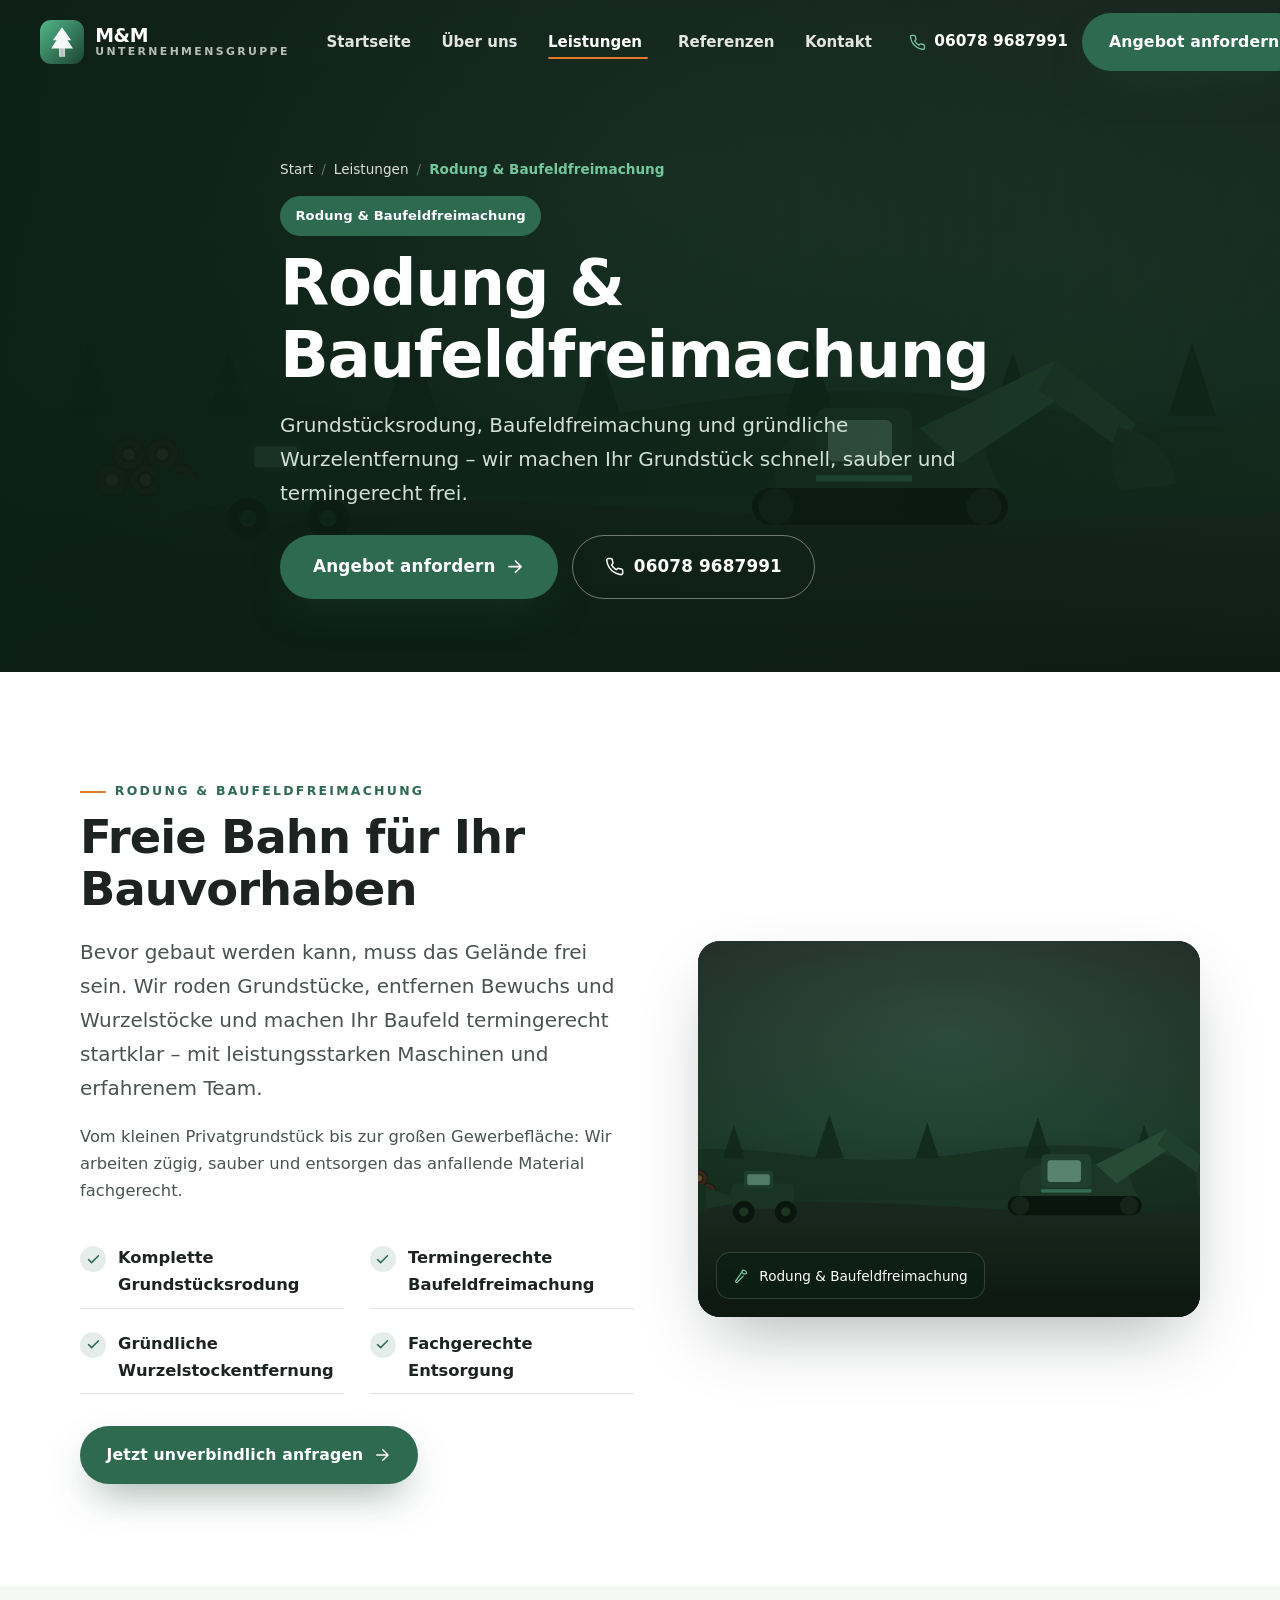
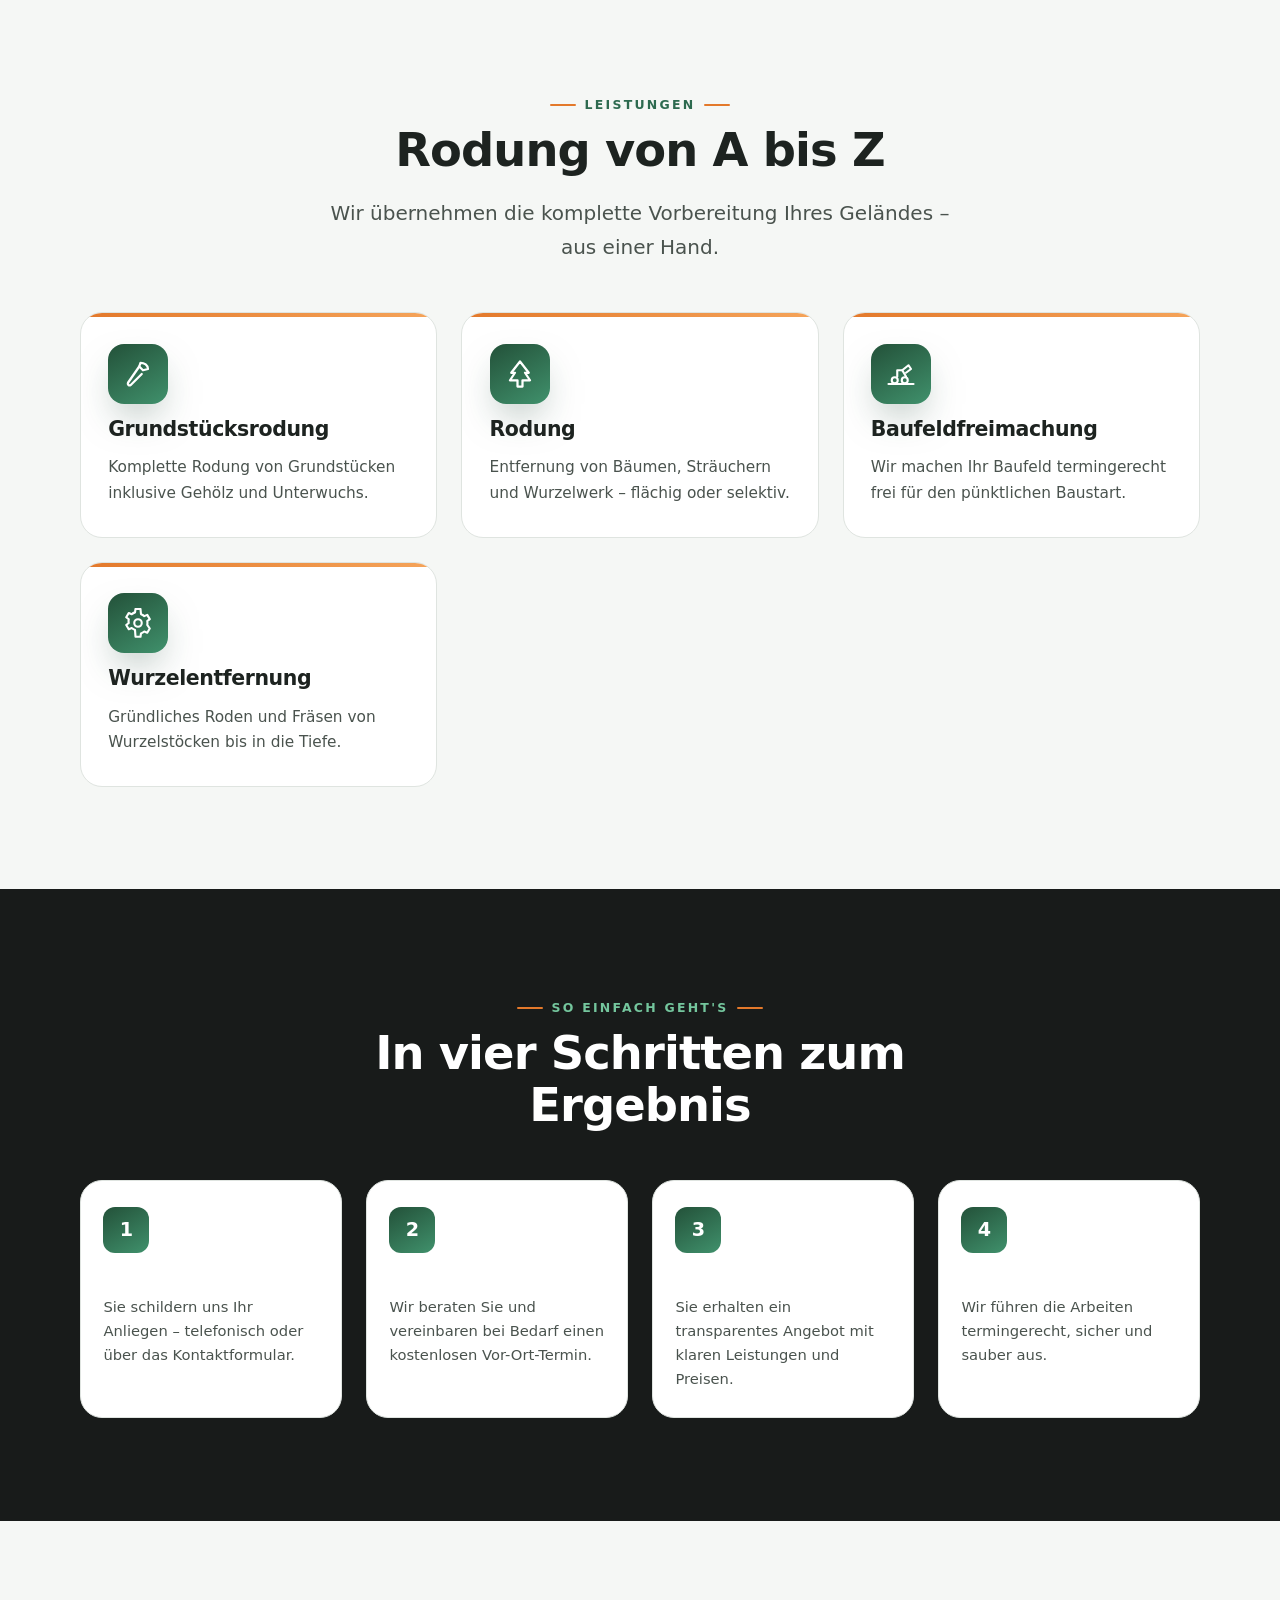
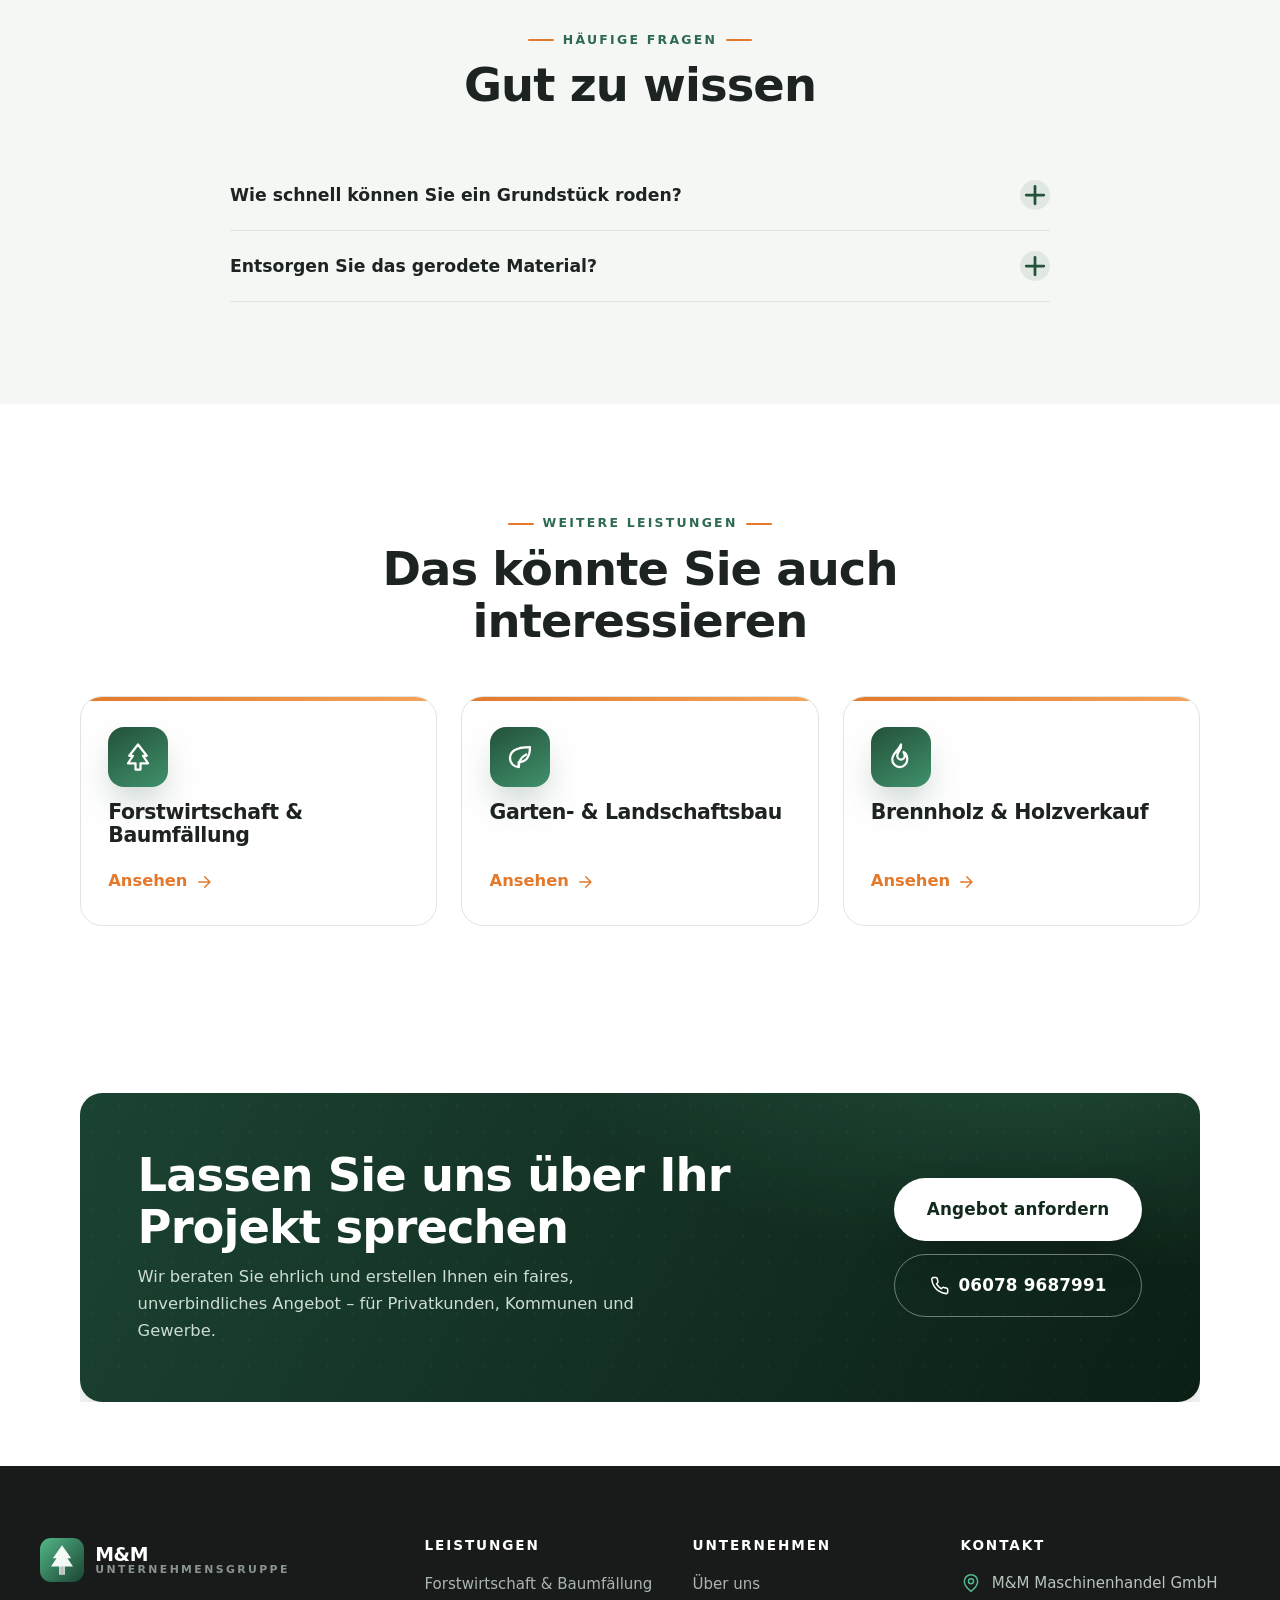
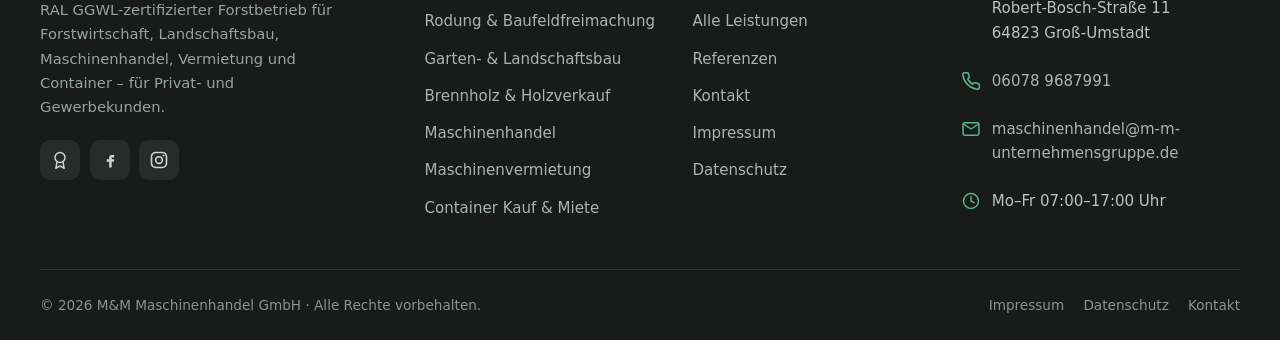
<file: rodung.html>
<!DOCTYPE html>
<html lang="de">
<head>
  <meta charset="UTF-8">
  <meta name="viewport" content="width=device-width, initial-scale=1.0">
  <title>Rodung & Baufeldfreimachung | M&amp;M Unternehmensgruppe</title>
  <meta name="description" content="Grundstücksrodung, Baufeldfreimachung und gründliche Wurzelentfernung – wir machen Ihr Grundstück schnell, sauber und termingerecht frei.">
  <meta name="robots" content="index, follow">
  <link rel="canonical" href="https://www.m-m-unternehmensgruppe.de/rodung.html">
  <meta name="theme-color" content="#1b4332">
  <meta property="og:type" content="website">
  <meta property="og:locale" content="de_DE">
  <meta property="og:site_name" content="M&amp;M Unternehmensgruppe">
  <meta property="og:title" content="Rodung & Baufeldfreimachung | M&amp;M Unternehmensgruppe">
  <meta property="og:description" content="Grundstücksrodung, Baufeldfreimachung und gründliche Wurzelentfernung – wir machen Ihr Grundstück schnell, sauber und termingerecht frei.">
  <meta property="og:image" content="https://www.m-m-unternehmensgruppe.de/assets/og-image.png">
  <meta property="og:url" content="https://www.m-m-unternehmensgruppe.de/rodung.html">
  <meta name="twitter:card" content="summary_large_image">
  <link rel="icon" type="image/svg+xml" href="assets/favicon.svg">
  <link rel="preload" href="assets/scene-machinery.svg" as="image">
  <script>(function(){try{var t=localStorage.getItem("mm_theme");if(t!=="dark"&&t!=="light")t=(window.matchMedia&&matchMedia("(prefers-color-scheme:dark)").matches)?"dark":"light";document.documentElement.setAttribute("data-theme",t);}catch(e){}})();</script>
  <link rel="stylesheet" href="css/style.css">
  <script type="application/ld+json">{"@context": "https://schema.org", "@type": "BreadcrumbList", "itemListElement": [{"@type": "ListItem", "position": 1, "name": "Startseite", "item": "https://www.m-m-unternehmensgruppe.de/"}, {"@type": "ListItem", "position": 2, "name": "Leistungen", "item": "https://www.m-m-unternehmensgruppe.de/leistungen.html"}, {"@type": "ListItem", "position": 3, "name": "Rodung &amp; Baufeldfreimachung", "item": "https://www.m-m-unternehmensgruppe.de/rodung.html"}]}</script>
  <script type="application/ld+json">{"@context": "https://schema.org", "@type": "FAQPage", "mainEntity": [{"@type": "Question", "name": "Wie schnell können Sie ein Grundstück roden?", "acceptedAnswer": {"@type": "Answer", "text": "Das hängt von Größe und Bewuchs ab. Kleinere Flächen erledigen wir oft an einem Tag. Nach einem kurzen Vor-Ort-Termin nennen wir Ihnen einen verbindlichen Termin."}}, {"@type": "Question", "name": "Entsorgen Sie das gerodete Material?", "acceptedAnswer": {"@type": "Answer", "text": "Ja, auf Wunsch übernehmen wir die komplette, fachgerechte Entsorgung – oder arbeiten verwertbares Holz für Sie auf."}}]}</script>
</head>
<body>
<a href="#main" class="btn" style="position:absolute;left:-9999px;top:0;z-index:999" onfocus="this.style.left='8px';this.style.top='8px'" onblur="this.style.left='-9999px'">Zum Inhalt springen</a>
<header id="site-header"></header>
<main id="main">

  <!-- ===== PAGE HERO ===== -->
  <section class="page-hero">
    <div class="page-hero__media"><img src="assets/scene-machinery.svg" alt="" loading="eager"></div>
    <div class="page-hero__overlay"></div>
    <div class="container page-hero__inner">
      <nav class="breadcrumb reveal" aria-label="Breadcrumb">
        <a href="index.html">Start</a><span class="sep">/</span>
        <a href="leistungen.html">Leistungen</a><span class="sep">/</span>
        <span aria-current="page">Rodung &amp; Baufeldfreimachung</span>
      </nav>
      <span class="badge badge--solid reveal" data-delay="1" style="margin-top:1rem">Rodung &amp; Baufeldfreimachung</span>
      <h1 class="reveal" data-delay="1">Rodung &amp; Baufeldfreimachung</h1>
      <p class="lead reveal" data-delay="2">Grundstücksrodung, Baufeldfreimachung und gründliche Wurzelentfernung – wir machen Ihr Grundstück schnell, sauber und termingerecht frei.</p>
      <div class="hero__cta reveal" data-delay="3" style="margin-top:1.6rem">
        <a class="btn btn--lg" href="kontakt.html">Angebot anfordern <svg viewBox="0 0 24 24" fill="none" stroke="currentColor" stroke-width="2" stroke-linecap="round" stroke-linejoin="round"><path d="M5 12h14M13 5l7 7-7 7"/></svg></a>
        <a class="btn btn--lg btn--outline-light" href="tel:+4960789687991"><svg viewBox="0 0 24 24" fill="none" stroke="currentColor" stroke-width="1.9" stroke-linecap="round" stroke-linejoin="round"><path d="M22 16.9v3a2 2 0 0 1-2.2 2 19.8 19.8 0 0 1-8.6-3 19.5 19.5 0 0 1-6-6 19.8 19.8 0 0 1-3-8.6A2 2 0 0 1 4.1 2h3a2 2 0 0 1 2 1.7c.1 1 .4 1.9.7 2.8a2 2 0 0 1-.5 2.1L8.1 9.9a16 16 0 0 0 6 6l1.3-1.3a2 2 0 0 1 2.1-.4c.9.3 1.8.6 2.8.7a2 2 0 0 1 1.7 2z"/></svg> 06078 9687991</a>
      </div>
    </div>
  </section>

  <!-- ===== INTRO ===== -->
  <section class="section">
    <div class="container">
      <div class="split">
        <div class="reveal">
          <span class="eyebrow">Rodung &amp; Baufeldfreimachung</span>
          <h2 class="mt-1">Freie Bahn für Ihr Bauvorhaben</h2>
          <p class="lead mt-2">Bevor gebaut werden kann, muss das Gelände frei sein. Wir roden Grundstücke, entfernen Bewuchs und Wurzelstöcke und machen Ihr Baufeld termingerecht startklar – mit leistungsstarken Maschinen und erfahrenem Team.</p>
          <p class="muted mt-2">Vom kleinen Privatgrundstück bis zur großen Gewerbefläche: Wir arbeiten zügig, sauber und entsorgen das anfallende Material fachgerecht.</p>
          <ul class="feature-list mt-3">
            <li><span class="ck"><svg viewBox="0 0 24 24" fill="none" stroke="currentColor" stroke-width="2.4" stroke-linecap="round" stroke-linejoin="round"><path d="M20 6 9 17l-5-5"/></svg></span>Komplette Grundstücksrodung</li>
<li><span class="ck"><svg viewBox="0 0 24 24" fill="none" stroke="currentColor" stroke-width="2.4" stroke-linecap="round" stroke-linejoin="round"><path d="M20 6 9 17l-5-5"/></svg></span>Termingerechte Baufeldfreimachung</li>
<li><span class="ck"><svg viewBox="0 0 24 24" fill="none" stroke="currentColor" stroke-width="2.4" stroke-linecap="round" stroke-linejoin="round"><path d="M20 6 9 17l-5-5"/></svg></span>Gründliche Wurzelstockentfernung</li>
<li><span class="ck"><svg viewBox="0 0 24 24" fill="none" stroke="currentColor" stroke-width="2.4" stroke-linecap="round" stroke-linejoin="round"><path d="M20 6 9 17l-5-5"/></svg></span>Fachgerechte Entsorgung</li>
          </ul>
          <a class="btn mt-3" href="kontakt.html">Jetzt unverbindlich anfragen <svg viewBox="0 0 24 24" fill="none" stroke="currentColor" stroke-width="2" stroke-linecap="round" stroke-linejoin="round"><path d="M5 12h14M13 5l7 7-7 7"/></svg></a>
        </div>
        <div class="split__media reveal" data-delay="2">
          <div class="media-frame">
            <img src="assets/scene-machinery.svg" alt="Rodung &amp; Baufeldfreimachung – M&amp;M Unternehmensgruppe">
            <div class="media-badge"><svg viewBox="0 0 24 24" fill="none" stroke="currentColor" stroke-width="1.8" stroke-linecap="round" stroke-linejoin="round"><path d="M14 3c3 0 6 2 6 5l-4 1-3-3z"/><path d="M13 6 4 19a1.5 1.5 0 0 0 2 2l9-9"/></svg> Rodung &amp; Baufeldfreimachung</div>
          </div>
        </div>
      </div>
    </div>
  </section>

  <!-- ===== FEATURES ===== -->
  <section class="section section--alt">
    <div class="container">
      <div class="section-head center reveal">
        <span class="eyebrow eyebrow--center">Leistungen</span>
        <h2 class="mt-1">Rodung von A bis Z</h2>
        <p class="lead mt-2 mx-auto measure">Wir übernehmen die komplette Vorbereitung Ihres Geländes – aus einer Hand.</p>
      </div>
      <div class="cards">
        <article class="service-card reveal"><div class="service-card__icon"><svg viewBox="0 0 24 24" fill="none" stroke="currentColor" stroke-width="1.8" stroke-linecap="round" stroke-linejoin="round"><path d="M14 3c3 0 6 2 6 5l-4 1-3-3z"/><path d="M13 6 4 19a1.5 1.5 0 0 0 2 2l9-9"/></svg></div><h3>Grundstücksrodung</h3><p>Komplette Rodung von Grundstücken inklusive Gehölz und Unterwuchs.</p></article>
<article class="service-card reveal" data-delay="2"><div class="service-card__icon"><svg viewBox="0 0 24 24" fill="none" stroke="currentColor" stroke-width="1.8" stroke-linecap="round" stroke-linejoin="round"><path d="M12 2 5 11h3l-4 6h6v5h4v-5h6l-4-6h3z"/></svg></div><h3>Rodung</h3><p>Entfernung von Bäumen, Sträuchern und Wurzelwerk – flächig oder selektiv.</p></article>
<article class="service-card reveal" data-delay="3"><div class="service-card__icon"><svg viewBox="0 0 24 24" fill="none" stroke="currentColor" stroke-width="1.7" stroke-linecap="round" stroke-linejoin="round"><path d="M2 20h20"/><circle cx="7" cy="17" r="2.4"/><circle cx="15" cy="17" r="2.4"/><path d="M9 14V9h4l3 5"/><path d="M13 9l5-4 2 3-4 3"/></svg></div><h3>Baufeldfreimachung</h3><p>Wir machen Ihr Baufeld termingerecht frei für den pünktlichen Baustart.</p></article>
<article class="service-card reveal"><div class="service-card__icon"><svg viewBox="0 0 24 24" fill="none" stroke="currentColor" stroke-width="1.7" stroke-linecap="round" stroke-linejoin="round"><circle cx="12" cy="12" r="3"/><path d="M19.4 13.5a7.6 7.6 0 0 0 0-3l2-1.6-2-3.4-2.4 1a7.6 7.6 0 0 0-2.6-1.5L14 .8h-4l-.4 2.7A7.6 7.6 0 0 0 7 5L4.6 4l-2 3.4 2 1.6a7.6 7.6 0 0 0 0 3l-2 1.6 2 3.4 2.4-1c.8.6 1.6 1.1 2.6 1.5L10 23h4l.4-2.7c1-.4 1.8-.9 2.6-1.5l2.4 1 2-3.4z"/></svg></div><h3>Wurzelentfernung</h3><p>Gründliches Roden und Fräsen von Wurzelstöcken bis in die Tiefe.</p></article>
      </div>
    </div>
  </section>


  <section class="section section--dark">
    <div class="container">
      <div class="section-head center reveal">
        <span class="eyebrow eyebrow--center">So einfach geht's</span>
        <h2 class="mt-1">In vier Schritten zum Ergebnis</h2>
      </div>
      <div class="steps">
        <div class="step reveal"><div class="step__num">1</div><h3>Anfrage</h3><p>Sie schildern uns Ihr Anliegen – telefonisch oder über das Kontaktformular.</p></div>
        <div class="step reveal" data-delay="1"><div class="step__num">2</div><h3>Beratung &amp; Termin</h3><p>Wir beraten Sie und vereinbaren bei Bedarf einen kostenlosen Vor-Ort-Termin.</p></div>
        <div class="step reveal" data-delay="2"><div class="step__num">3</div><h3>Festes Angebot</h3><p>Sie erhalten ein transparentes Angebot mit klaren Leistungen und Preisen.</p></div>
        <div class="step reveal" data-delay="3"><div class="step__num">4</div><h3>Durchführung</h3><p>Wir führen die Arbeiten termingerecht, sicher und sauber aus.</p></div>
      </div>
    </div>
  </section>

  <section class="section section--alt">
    <div class="container">
      <div class="section-head center reveal">
        <span class="eyebrow eyebrow--center">Häufige Fragen</span>
        <h2 class="mt-1">Gut zu wissen</h2>
      </div>
      <div class="faq reveal"><div class="faq__item"><button class="faq__q" aria-expanded="false">Wie schnell können Sie ein Grundstück roden?<span class="pm"><svg viewBox="0 0 24 24" fill="none" stroke="currentColor" stroke-width="2.2" stroke-linecap="round"><path d="M12 5v14M5 12h14"/></svg></span></button><div class="faq__a"><p>Das hängt von Größe und Bewuchs ab. Kleinere Flächen erledigen wir oft an einem Tag. Nach einem kurzen Vor-Ort-Termin nennen wir Ihnen einen verbindlichen Termin.</p></div></div>
<div class="faq__item"><button class="faq__q" aria-expanded="false">Entsorgen Sie das gerodete Material?<span class="pm"><svg viewBox="0 0 24 24" fill="none" stroke="currentColor" stroke-width="2.2" stroke-linecap="round"><path d="M12 5v14M5 12h14"/></svg></span></button><div class="faq__a"><p>Ja, auf Wunsch übernehmen wir die komplette, fachgerechte Entsorgung – oder arbeiten verwertbares Holz für Sie auf.</p></div></div></div>
    </div>
  </section>

  <!-- ===== RELATED ===== -->
  <section class="section">
    <div class="container">
      <div class="section-head center reveal">
        <span class="eyebrow eyebrow--center">Weitere Leistungen</span>
        <h2 class="mt-1">Das könnte Sie auch interessieren</h2>
      </div>
      <div class="cards cards--3">
        <a class="service-card reveal" href="forstwirtschaft.html" style="text-decoration:none"><div class="service-card__icon"><svg viewBox="0 0 24 24" fill="none" stroke="currentColor" stroke-width="1.8" stroke-linecap="round" stroke-linejoin="round"><path d="M12 2 5 11h3l-4 6h6v5h4v-5h6l-4-6h3z"/></svg></div><h3>Forstwirtschaft & Baumfällung</h3><span class="link-arrow">Ansehen <svg viewBox="0 0 24 24" fill="none" stroke="currentColor" stroke-width="2" stroke-linecap="round" stroke-linejoin="round"><path d="M5 12h14M13 5l7 7-7 7"/></svg></span></a>
<a class="service-card reveal" href="landschaftsbau.html" style="text-decoration:none"><div class="service-card__icon"><svg viewBox="0 0 24 24" fill="none" stroke="currentColor" stroke-width="1.8" stroke-linecap="round" stroke-linejoin="round"><path d="M11 20A7 7 0 0 1 4 13c0-5 4-9 16-9 0 9-4 12-9 12z"/><path d="M11 20c0-5 2-8 6-10"/></svg></div><h3>Garten- & Landschaftsbau</h3><span class="link-arrow">Ansehen <svg viewBox="0 0 24 24" fill="none" stroke="currentColor" stroke-width="2" stroke-linecap="round" stroke-linejoin="round"><path d="M5 12h14M13 5l7 7-7 7"/></svg></span></a>
<a class="service-card reveal" href="brennholz.html" style="text-decoration:none"><div class="service-card__icon"><svg viewBox="0 0 24 24" fill="none" stroke="currentColor" stroke-width="1.8" stroke-linecap="round" stroke-linejoin="round"><path d="M12 2c1 4-3 5-3 9a3 3 0 0 0 6 0c0-1-.5-2-1-3 2 1 3 3 3 6a6 6 0 1 1-12 0c0-5 5-7 7-12z"/></svg></div><h3>Brennholz & Holzverkauf</h3><span class="link-arrow">Ansehen <svg viewBox="0 0 24 24" fill="none" stroke="currentColor" stroke-width="2" stroke-linecap="round" stroke-linejoin="round"><path d="M5 12h14M13 5l7 7-7 7"/></svg></span></a>
      </div>
    </div>
  </section>

  <!-- ===== CTA ===== -->
  <section class="section section--tight">
    <div class="container">
      <div class="cta-band reveal">
        <div class="cta-band__inner">
          <div>
            <h2>Lassen Sie uns über Ihr Projekt sprechen</h2>
            <p>Wir beraten Sie ehrlich und erstellen Ihnen ein faires, unverbindliches Angebot – für Privatkunden, Kommunen und Gewerbe.</p>
          </div>
          <div class="cta-band__actions">
            <a class="btn btn--light btn--lg" href="kontakt.html">Angebot anfordern</a>
            <a class="btn btn--outline-light btn--lg" href="tel:+4960789687991"><svg viewBox="0 0 24 24" fill="none" stroke="currentColor" stroke-width="1.9" stroke-linecap="round" stroke-linejoin="round"><path d="M22 16.9v3a2 2 0 0 1-2.2 2 19.8 19.8 0 0 1-8.6-3 19.5 19.5 0 0 1-6-6 19.8 19.8 0 0 1-3-8.6A2 2 0 0 1 4.1 2h3a2 2 0 0 1 2 1.7c.1 1 .4 1.9.7 2.8a2 2 0 0 1-.5 2.1L8.1 9.9a16 16 0 0 0 6 6l1.3-1.3a2 2 0 0 1 2.1-.4c.9.3 1.8.6 2.8.7a2 2 0 0 1 1.7 2z"/></svg> 06078 9687991</a>
          </div>
        </div>
      </div>
    </div>
  </section>

</main>
<footer id="site-footer"></footer>
<script src="js/site.js" defer></script>
</body>
</html>
</file>
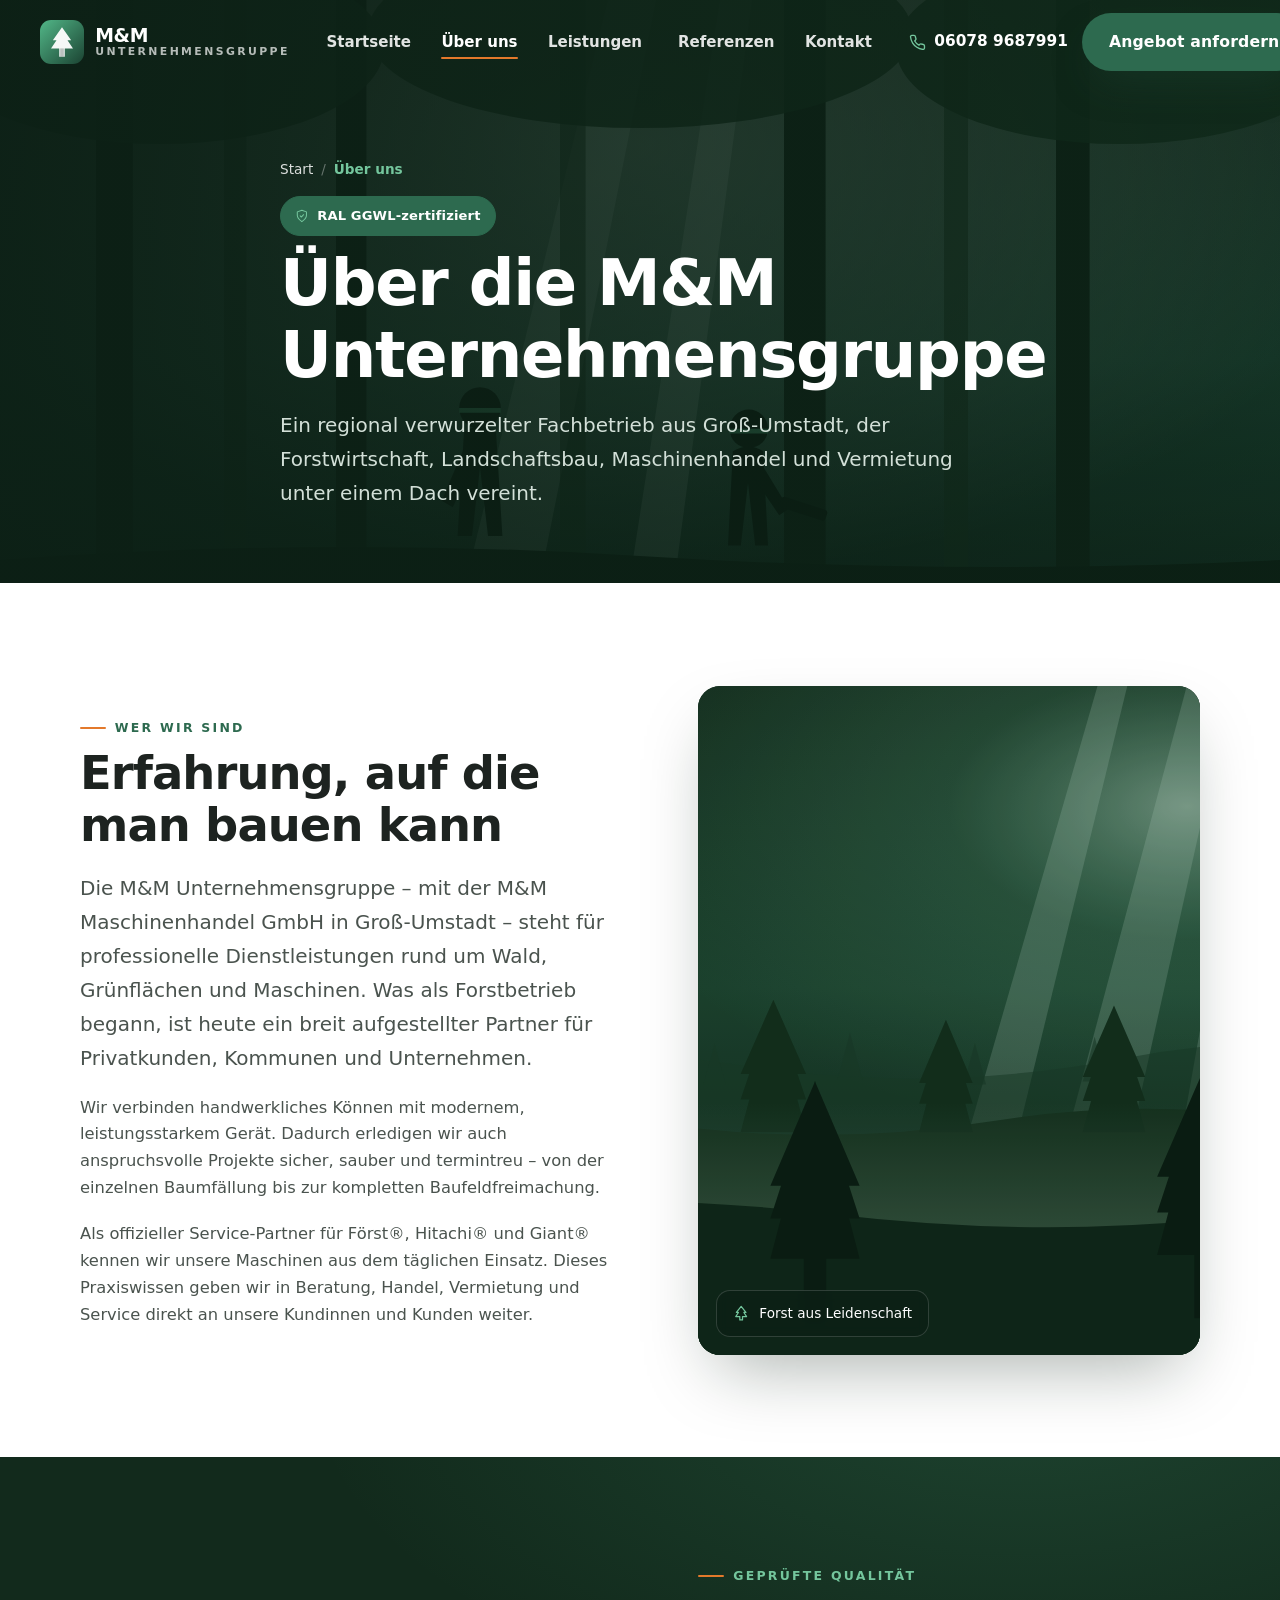
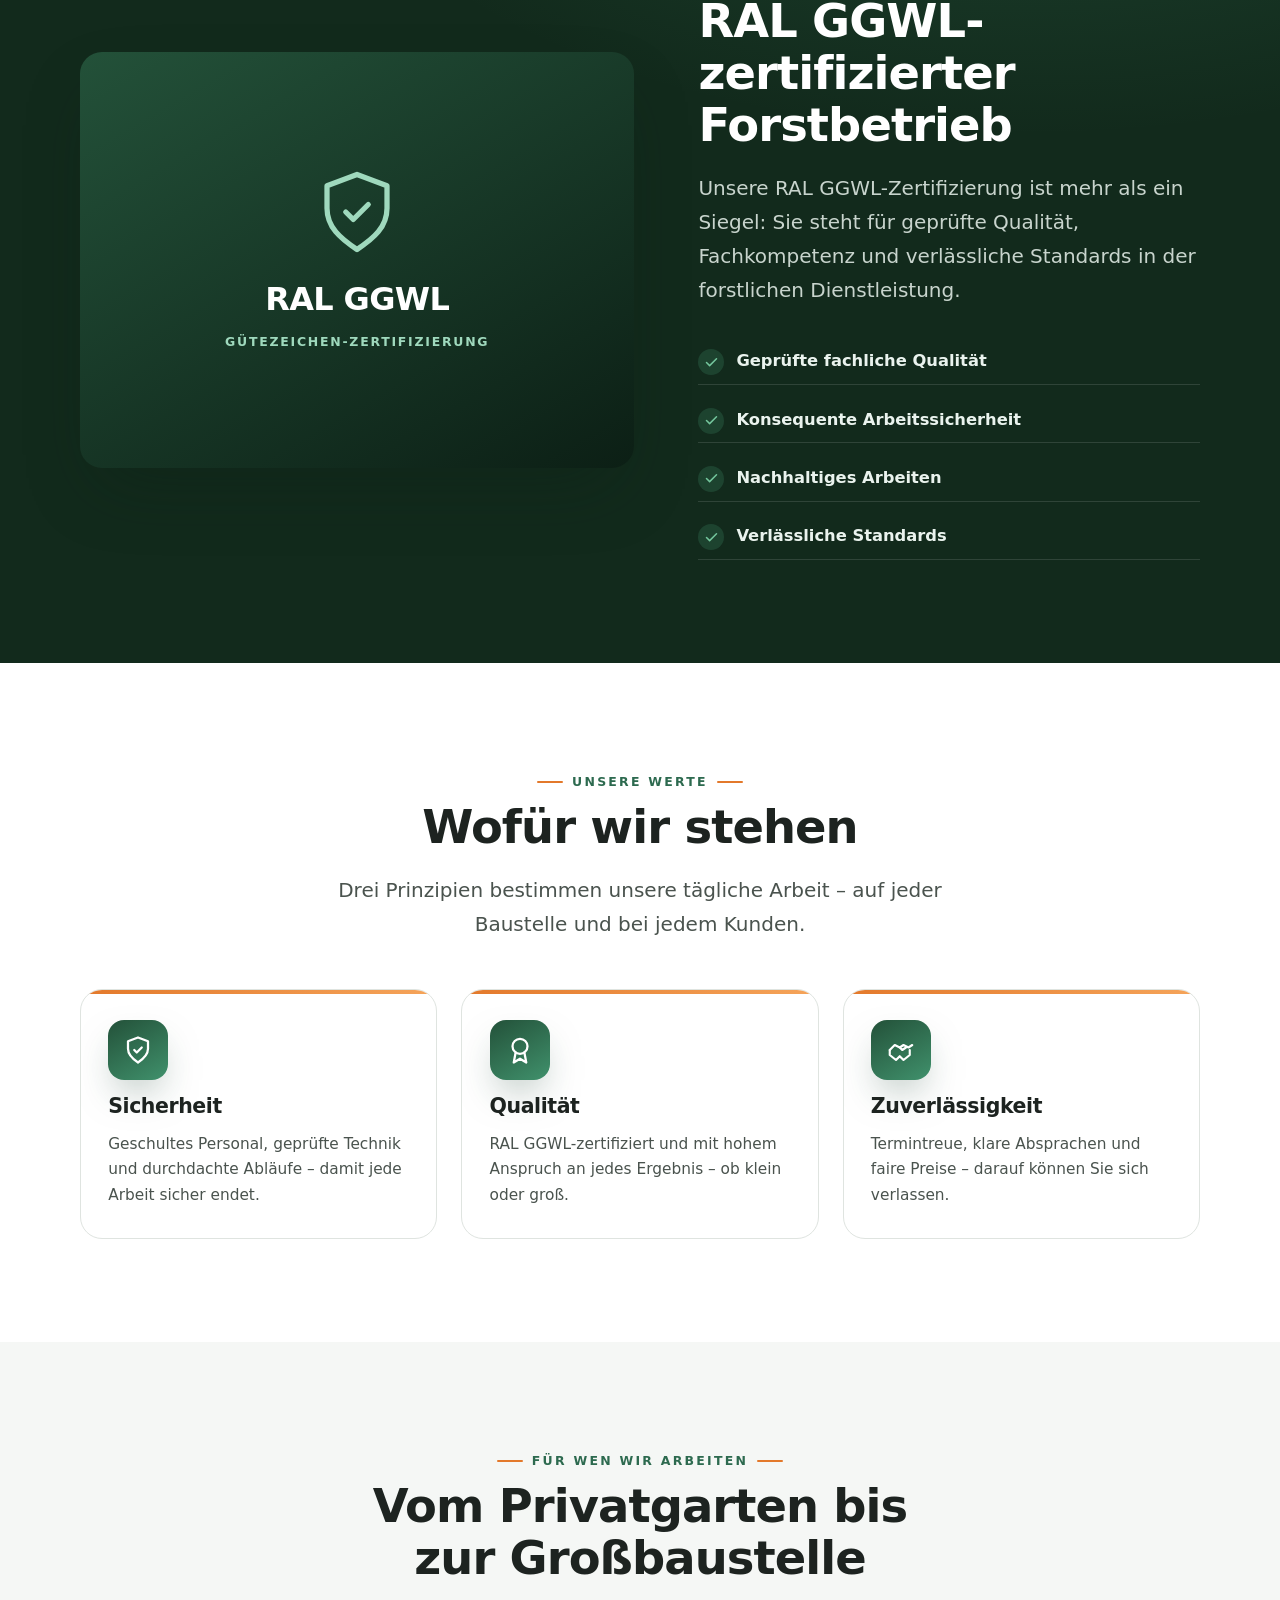
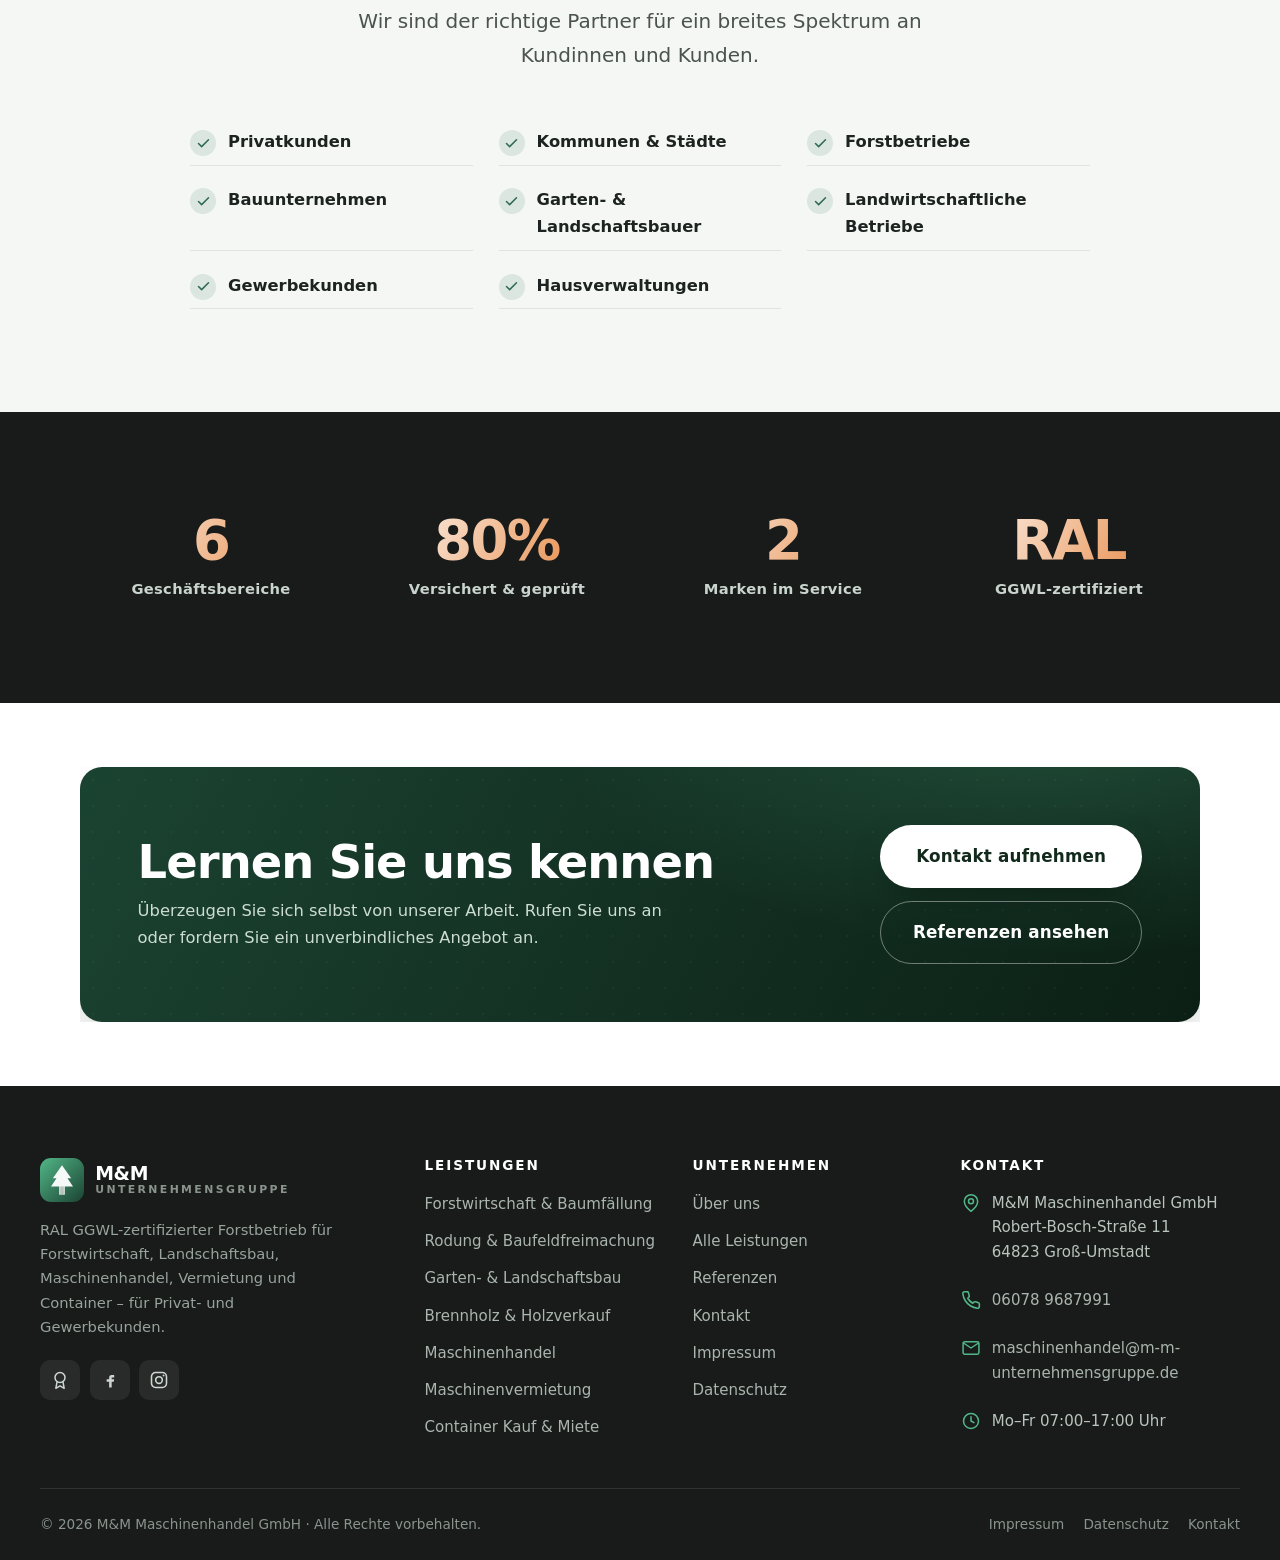
<file: ueber-uns.html>
<!DOCTYPE html>
<html lang="de">
<head>
  <meta charset="UTF-8">
  <meta name="viewport" content="width=device-width, initial-scale=1.0">
  <title>Über uns | M&amp;M Unternehmensgruppe</title>
  <meta name="description" content="Die M&amp;M Unternehmensgruppe aus Groß-Umstadt: RAL GGWL-zertifizierter Forstbetrieb mit Erfahrung, eigenem Maschinenpark und Leistungen für Privatkunden, Kommunen und Gewerbe.">
  <meta name="robots" content="index, follow">
  <link rel="canonical" href="https://www.m-m-unternehmensgruppe.de/ueber-uns.html">
  <meta name="theme-color" content="#1b4332">
  <meta property="og:type" content="website">
  <meta property="og:locale" content="de_DE">
  <meta property="og:site_name" content="M&amp;M Unternehmensgruppe">
  <meta property="og:title" content="Über uns | M&amp;M Unternehmensgruppe">
  <meta property="og:description" content="RAL GGWL-zertifizierter Forstbetrieb aus Groß-Umstadt – Qualität, Sicherheit und Zuverlässigkeit aus einer Hand.">
  <meta property="og:image" content="https://www.m-m-unternehmensgruppe.de/assets/og-image.png">
  <meta property="og:url" content="https://www.m-m-unternehmensgruppe.de/ueber-uns.html">
  <meta name="twitter:card" content="summary_large_image">
  <link rel="icon" type="image/svg+xml" href="assets/favicon.svg">
  <link rel="preload" href="assets/scene-team.svg" as="image">
  <script>(function(){try{var t=localStorage.getItem("mm_theme");if(t!=="dark"&&t!=="light")t=(window.matchMedia&&matchMedia("(prefers-color-scheme:dark)").matches)?"dark":"light";document.documentElement.setAttribute("data-theme",t);}catch(e){}})();</script>
  <link rel="stylesheet" href="css/style.css">
</head>
<body>
<a href="#main" class="btn" style="position:absolute;left:-9999px;top:0;z-index:999" onfocus="this.style.left='8px';this.style.top='8px'" onblur="this.style.left='-9999px'">Zum Inhalt springen</a>
<header id="site-header"></header>
<main id="main">

  <section class="page-hero">
    <div class="page-hero__media"><img src="assets/scene-team.svg" alt="" loading="eager"></div>
    <div class="page-hero__overlay"></div>
    <div class="container page-hero__inner">
      <nav class="breadcrumb reveal" aria-label="Breadcrumb">
        <a href="index.html">Start</a><span class="sep">/</span>
        <span aria-current="page">Über uns</span>
      </nav>
      <span class="badge badge--solid reveal" data-delay="1" style="margin-top:1rem"><svg viewBox="0 0 24 24" fill="none" stroke="currentColor" stroke-width="1.8" stroke-linecap="round" stroke-linejoin="round"><path d="M12 2 4 5v6c0 5 3.5 8 8 11 4.5-3 8-6 8-11V5z"/><path d="m9 12 2 2 4-4"/></svg> RAL GGWL-zertifiziert</span>
      <h1 class="reveal" data-delay="1">Über die M&amp;M Unternehmensgruppe</h1>
      <p class="lead reveal" data-delay="2">Ein regional verwurzelter Fachbetrieb aus Groß-Umstadt, der Forstwirtschaft, Landschaftsbau, Maschinenhandel und Vermietung unter einem Dach vereint.</p>
    </div>
  </section>

  <!-- Story -->
  <section class="section">
    <div class="container">
      <div class="split">
        <div class="reveal">
          <span class="eyebrow">Wer wir sind</span>
          <h2 class="mt-1">Erfahrung, auf die man bauen kann</h2>
          <p class="lead mt-2">Die M&amp;M Unternehmensgruppe – mit der M&amp;M Maschinenhandel GmbH in Groß-Umstadt – steht für professionelle Dienstleistungen rund um Wald, Grünflächen und Maschinen. Was als Forstbetrieb begann, ist heute ein breit aufgestellter Partner für Privatkunden, Kommunen und Unternehmen.</p>
          <p class="muted mt-2">Wir verbinden handwerkliches Können mit modernem, leistungsstarkem Gerät. Dadurch erledigen wir auch anspruchsvolle Projekte sicher, sauber und termintreu – von der einzelnen Baumfällung bis zur kompletten Baufeldfreimachung.</p>
          <p class="muted mt-2">Als offizieller Service-Partner für Först®, Hitachi® und Giant® kennen wir unsere Maschinen aus dem täglichen Einsatz. Dieses Praxiswissen geben wir in Beratung, Handel, Vermietung und Service direkt an unsere Kundinnen und Kunden weiter.</p>
        </div>
        <div class="split__media reveal" data-delay="2">
          <div class="media-frame media-frame--tall">
            <img src="assets/scene-forest.svg" alt="Forstarbeiten der M&amp;M Unternehmensgruppe">
            <div class="media-badge"><svg viewBox="0 0 24 24" fill="none" stroke="currentColor" stroke-width="1.8" stroke-linecap="round" stroke-linejoin="round"><path d="M12 2 5 11h3l-4 6h6v5h4v-5h6l-4-6h3z"/></svg> Forst aus Leidenschaft</div>
          </div>
        </div>
      </div>
    </div>
  </section>

  <!-- RAL GGWL highlight -->
  <section class="section section--green">
    <div class="container">
      <div class="split">
        <div class="split__media reveal">
          <div class="media-frame" style="background:linear-gradient(150deg,var(--green-700),var(--green-950));display:grid;place-items:center;aspect-ratio:4/3">
            <div style="text-align:center;padding:2rem">
              <svg viewBox="0 0 24 24" fill="none" stroke="#9fd9bd" stroke-width="1.4" stroke-linecap="round" stroke-linejoin="round" style="width:90px;height:90px;margin:0 auto 1rem"><path d="M12 2 4 5v6c0 5 3.5 8 8 11 4.5-3 8-6 8-11V5z"/><path d="m9 12 2 2 4-4"/></svg>
              <div style="font-family:var(--font-display);font-weight:800;font-size:2rem;color:#fff;letter-spacing:-.02em">RAL GGWL</div>
              <div style="color:#9fd9bd;letter-spacing:.14em;text-transform:uppercase;font-size:.78rem;font-weight:700;margin-top:.4rem">Gütezeichen-Zertifizierung</div>
            </div>
          </div>
        </div>
        <div class="reveal" data-delay="1">
          <span class="eyebrow">Geprüfte Qualität</span>
          <h2 class="mt-1">RAL GGWL-zertifizierter Forstbetrieb</h2>
          <p class="lead mt-2">Unsere RAL GGWL-Zertifizierung ist mehr als ein Siegel: Sie steht für geprüfte Qualität, Fachkompetenz und verlässliche Standards in der forstlichen Dienstleistung.</p>
          <ul class="feature-list mt-3">
            <li><span class="ck"><svg viewBox="0 0 24 24" fill="none" stroke="currentColor" stroke-width="2.4" stroke-linecap="round" stroke-linejoin="round"><path d="M20 6 9 17l-5-5"/></svg></span>Geprüfte fachliche Qualität</li>
            <li><span class="ck"><svg viewBox="0 0 24 24" fill="none" stroke="currentColor" stroke-width="2.4" stroke-linecap="round" stroke-linejoin="round"><path d="M20 6 9 17l-5-5"/></svg></span>Konsequente Arbeitssicherheit</li>
            <li><span class="ck"><svg viewBox="0 0 24 24" fill="none" stroke="currentColor" stroke-width="2.4" stroke-linecap="round" stroke-linejoin="round"><path d="M20 6 9 17l-5-5"/></svg></span>Nachhaltiges Arbeiten</li>
            <li><span class="ck"><svg viewBox="0 0 24 24" fill="none" stroke="currentColor" stroke-width="2.4" stroke-linecap="round" stroke-linejoin="round"><path d="M20 6 9 17l-5-5"/></svg></span>Verlässliche Standards</li>
          </ul>
        </div>
      </div>
    </div>
  </section>

  <!-- Values -->
  <section class="section">
    <div class="container">
      <div class="section-head center reveal">
        <span class="eyebrow eyebrow--center">Unsere Werte</span>
        <h2 class="mt-1">Wofür wir stehen</h2>
        <p class="lead mt-2 mx-auto measure">Drei Prinzipien bestimmen unsere tägliche Arbeit – auf jeder Baustelle und bei jedem Kunden.</p>
      </div>
      <div class="cards cards--3">
        <article class="service-card reveal">
          <div class="service-card__icon"><svg viewBox="0 0 24 24" fill="none" stroke="currentColor" stroke-width="1.8" stroke-linecap="round" stroke-linejoin="round"><path d="M12 2 4 5v6c0 5 3.5 8 8 11 4.5-3 8-6 8-11V5z"/><path d="m9 12 2 2 4-4"/></svg></div>
          <h3>Sicherheit</h3>
          <p>Geschultes Personal, geprüfte Technik und durchdachte Abläufe – damit jede Arbeit sicher endet.</p>
        </article>
        <article class="service-card reveal" data-delay="1">
          <div class="service-card__icon"><svg viewBox="0 0 24 24" fill="none" stroke="currentColor" stroke-width="1.8" stroke-linecap="round" stroke-linejoin="round"><circle cx="12" cy="9" r="6"/><path d="m8.5 14-1.5 8 5-3 5 3-1.5-8"/></svg></div>
          <h3>Qualität</h3>
          <p>RAL GGWL-zertifiziert und mit hohem Anspruch an jedes Ergebnis – ob klein oder groß.</p>
        </article>
        <article class="service-card reveal" data-delay="2">
          <div class="service-card__icon"><svg viewBox="0 0 24 24" fill="none" stroke="currentColor" stroke-width="1.7" stroke-linecap="round" stroke-linejoin="round"><path d="m3 12 4-4 4 2 3-2 4 2 3-2"/><path d="m11 10 2 2 3-2"/><path d="M3 12v4l5 4 3-3 3 3 5-4v-4"/></svg></div>
          <h3>Zuverlässigkeit</h3>
          <p>Termintreue, klare Absprachen und faire Preise – darauf können Sie sich verlassen.</p>
        </article>
      </div>
    </div>
  </section>

  <!-- Target groups -->
  <section class="section section--alt">
    <div class="container">
      <div class="section-head center reveal">
        <span class="eyebrow eyebrow--center">Für wen wir arbeiten</span>
        <h2 class="mt-1">Vom Privatgarten bis zur Großbaustelle</h2>
        <p class="lead mt-2 mx-auto measure">Wir sind der richtige Partner für ein breites Spektrum an Kundinnen und Kunden.</p>
      </div>
      <div class="feature-list" style="max-width:900px;margin-inline:auto">
        <li><span class="ck"><svg viewBox="0 0 24 24" fill="none" stroke="currentColor" stroke-width="2.4" stroke-linecap="round" stroke-linejoin="round"><path d="M20 6 9 17l-5-5"/></svg></span>Privatkunden</li>
        <li><span class="ck"><svg viewBox="0 0 24 24" fill="none" stroke="currentColor" stroke-width="2.4" stroke-linecap="round" stroke-linejoin="round"><path d="M20 6 9 17l-5-5"/></svg></span>Kommunen &amp; Städte</li>
        <li><span class="ck"><svg viewBox="0 0 24 24" fill="none" stroke="currentColor" stroke-width="2.4" stroke-linecap="round" stroke-linejoin="round"><path d="M20 6 9 17l-5-5"/></svg></span>Forstbetriebe</li>
        <li><span class="ck"><svg viewBox="0 0 24 24" fill="none" stroke="currentColor" stroke-width="2.4" stroke-linecap="round" stroke-linejoin="round"><path d="M20 6 9 17l-5-5"/></svg></span>Bauunternehmen</li>
        <li><span class="ck"><svg viewBox="0 0 24 24" fill="none" stroke="currentColor" stroke-width="2.4" stroke-linecap="round" stroke-linejoin="round"><path d="M20 6 9 17l-5-5"/></svg></span>Garten- &amp; Landschaftsbauer</li>
        <li><span class="ck"><svg viewBox="0 0 24 24" fill="none" stroke="currentColor" stroke-width="2.4" stroke-linecap="round" stroke-linejoin="round"><path d="M20 6 9 17l-5-5"/></svg></span>Landwirtschaftliche Betriebe</li>
        <li><span class="ck"><svg viewBox="0 0 24 24" fill="none" stroke="currentColor" stroke-width="2.4" stroke-linecap="round" stroke-linejoin="round"><path d="M20 6 9 17l-5-5"/></svg></span>Gewerbekunden</li>
        <li><span class="ck"><svg viewBox="0 0 24 24" fill="none" stroke="currentColor" stroke-width="2.4" stroke-linecap="round" stroke-linejoin="round"><path d="M20 6 9 17l-5-5"/></svg></span>Hausverwaltungen</li>
      </div>
    </div>
  </section>

  <!-- Stats -->
  <section class="section section--dark">
    <div class="container">
      <div class="stats">
        <div class="stat reveal"><div class="stat__num"><span data-count="7">0</span></div><div class="stat__label">Geschäftsbereiche</div></div>
        <div class="stat reveal" data-delay="1"><div class="stat__num"><span data-count="100" data-suffix="%">0</span></div><div class="stat__label">Versichert &amp; geprüft</div></div>
        <div class="stat reveal" data-delay="2"><div class="stat__num"><span data-count="3">0</span></div><div class="stat__label">Marken im Service</div></div>
        <div class="stat reveal" data-delay="3"><div class="stat__num">RAL</div><div class="stat__label">GGWL-zertifiziert</div></div>
      </div>
    </div>
  </section>

  <section class="section section--tight">
    <div class="container">
      <div class="cta-band reveal">
        <div class="cta-band__inner">
          <div>
            <h2>Lernen Sie uns kennen</h2>
            <p>Überzeugen Sie sich selbst von unserer Arbeit. Rufen Sie uns an oder fordern Sie ein unverbindliches Angebot an.</p>
          </div>
          <div class="cta-band__actions">
            <a class="btn btn--light btn--lg" href="kontakt.html">Kontakt aufnehmen</a>
            <a class="btn btn--outline-light btn--lg" href="referenzen.html">Referenzen ansehen</a>
          </div>
        </div>
      </div>
    </div>
  </section>

</main>
<footer id="site-footer"></footer>
<script src="js/site.js" defer></script>
</body>
</html>
</file>
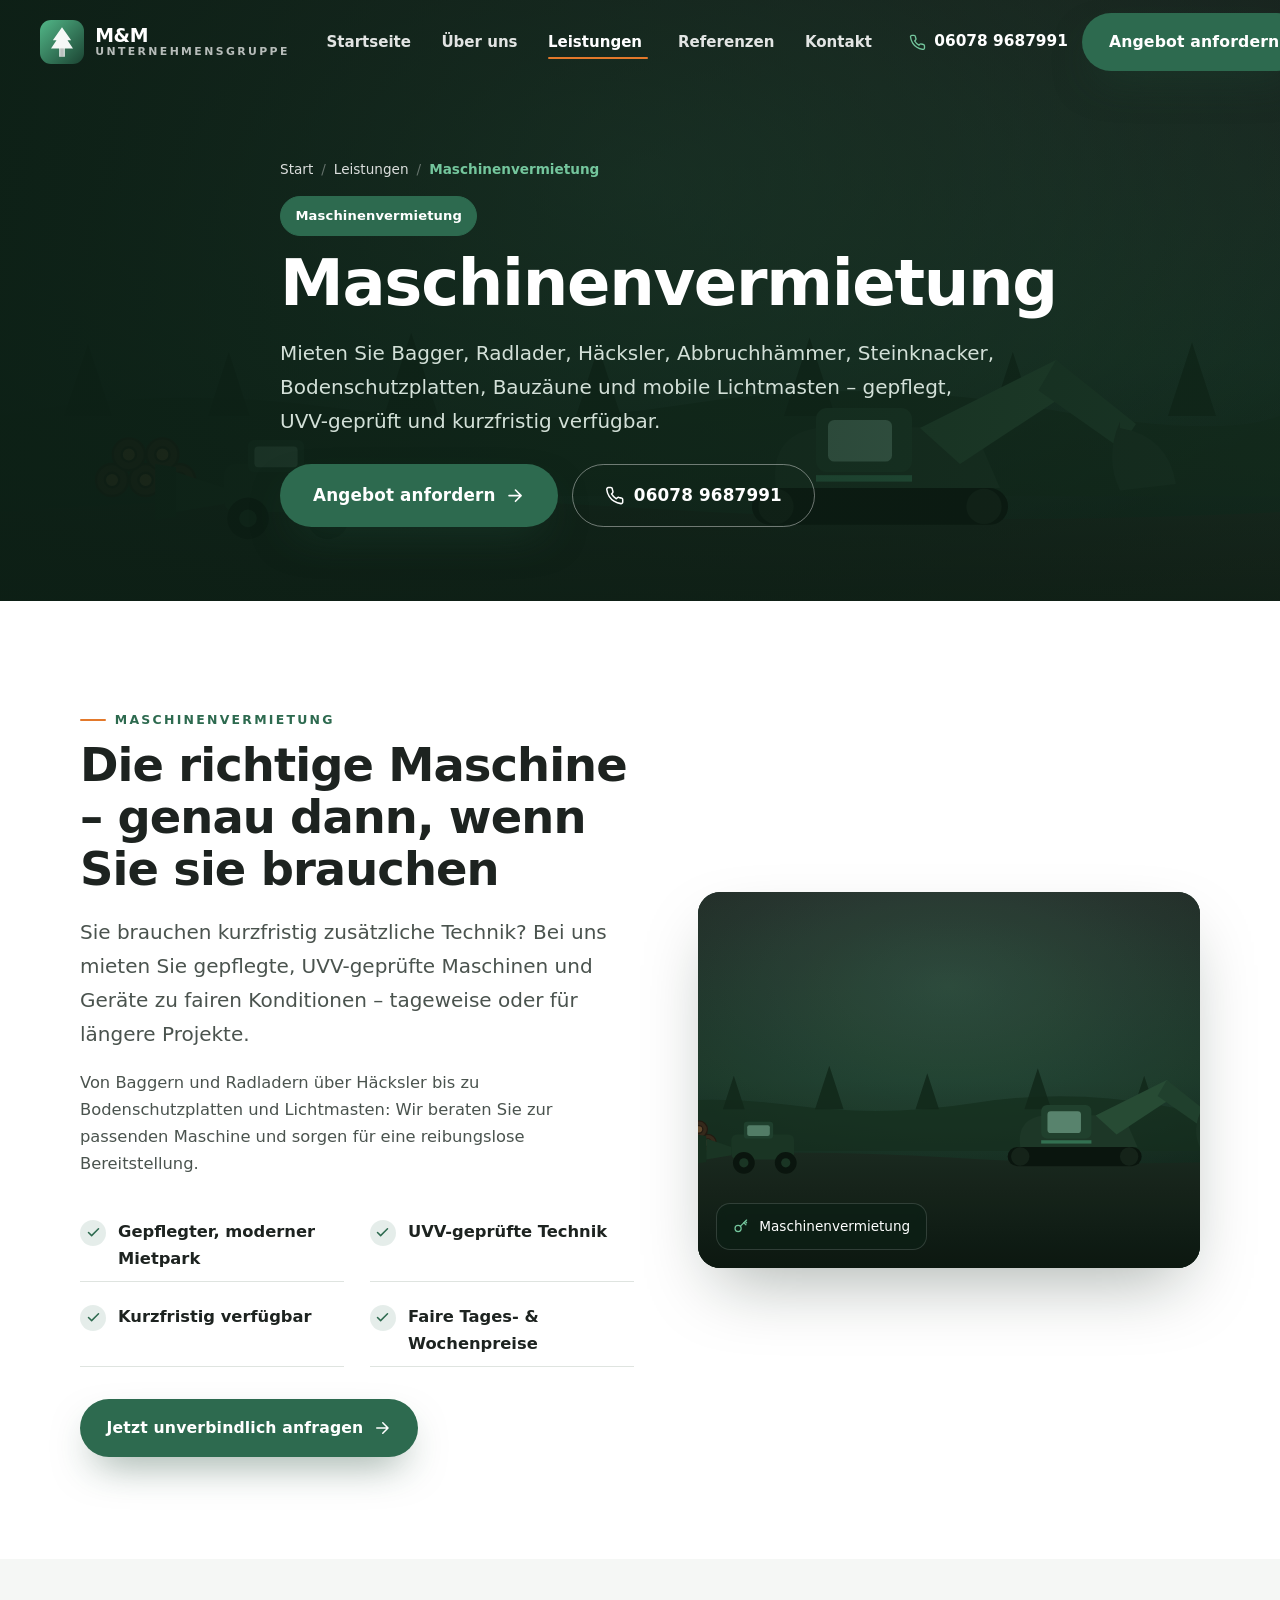
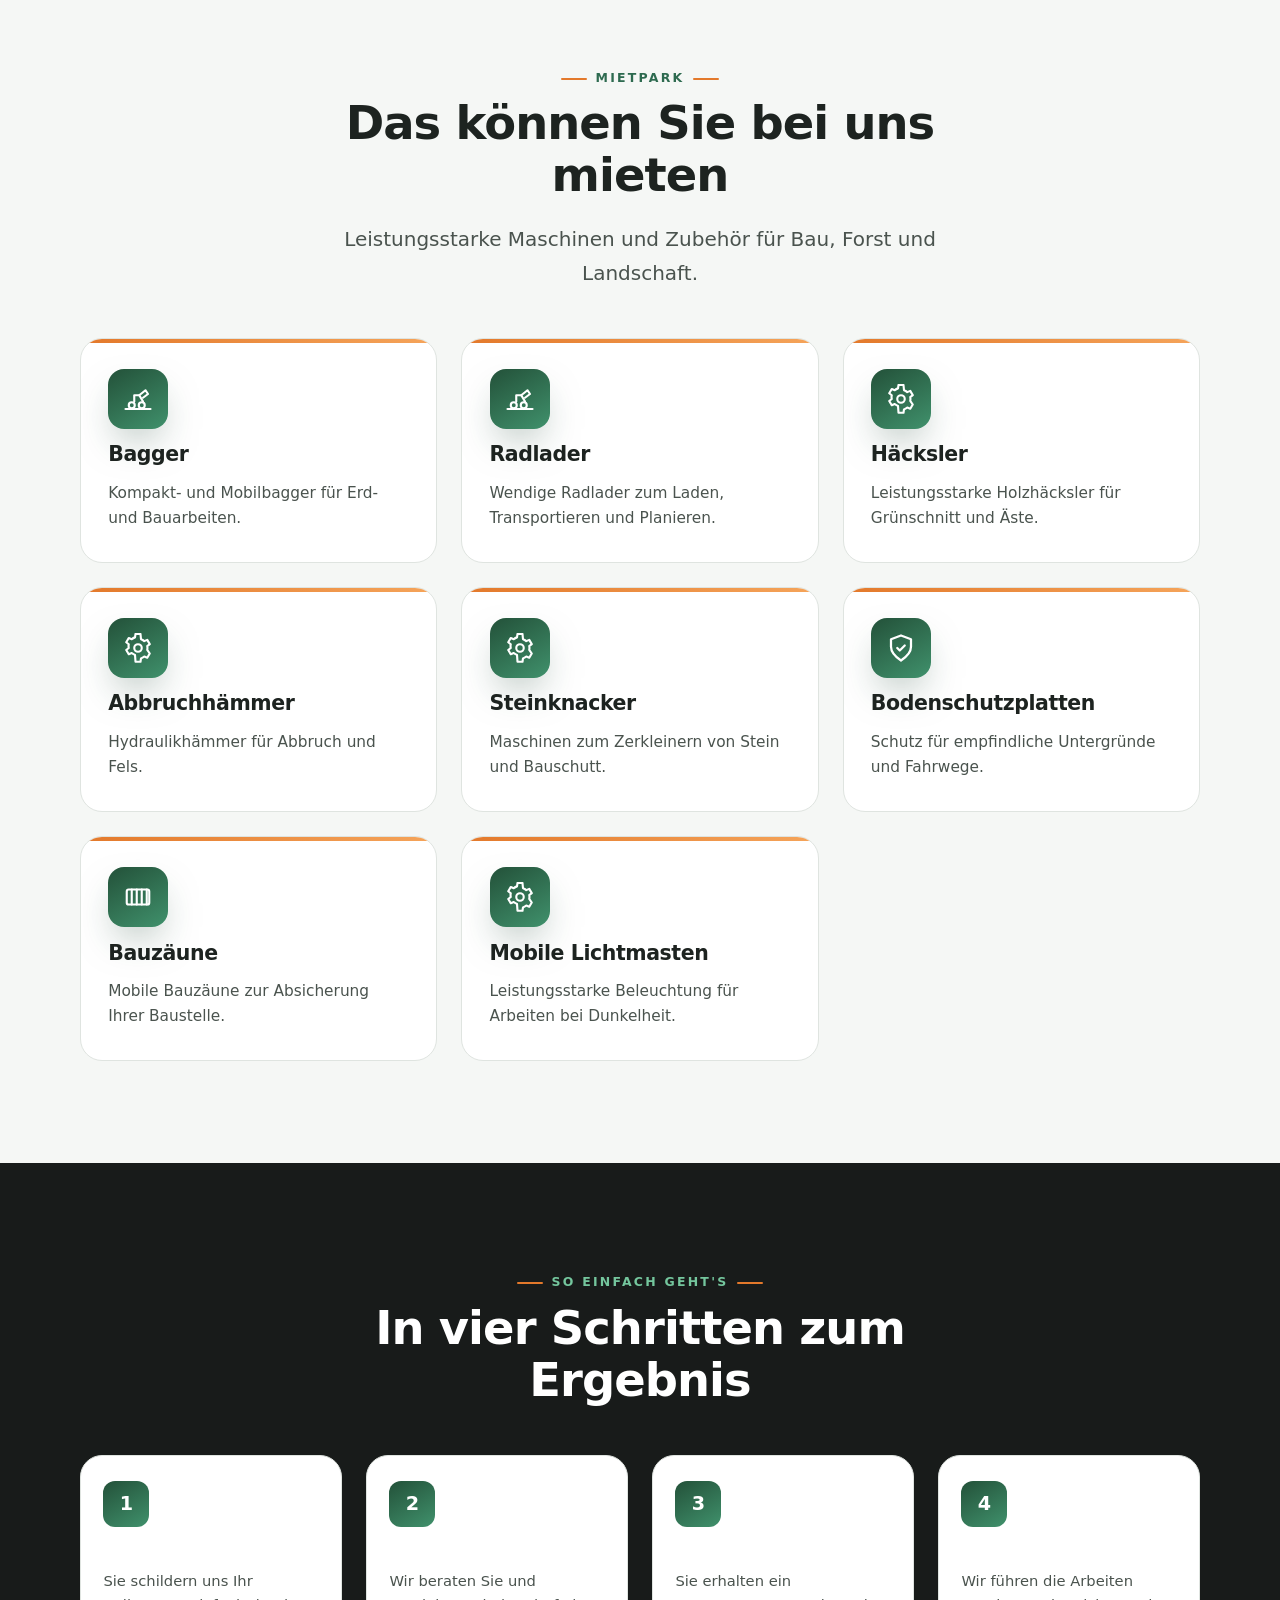
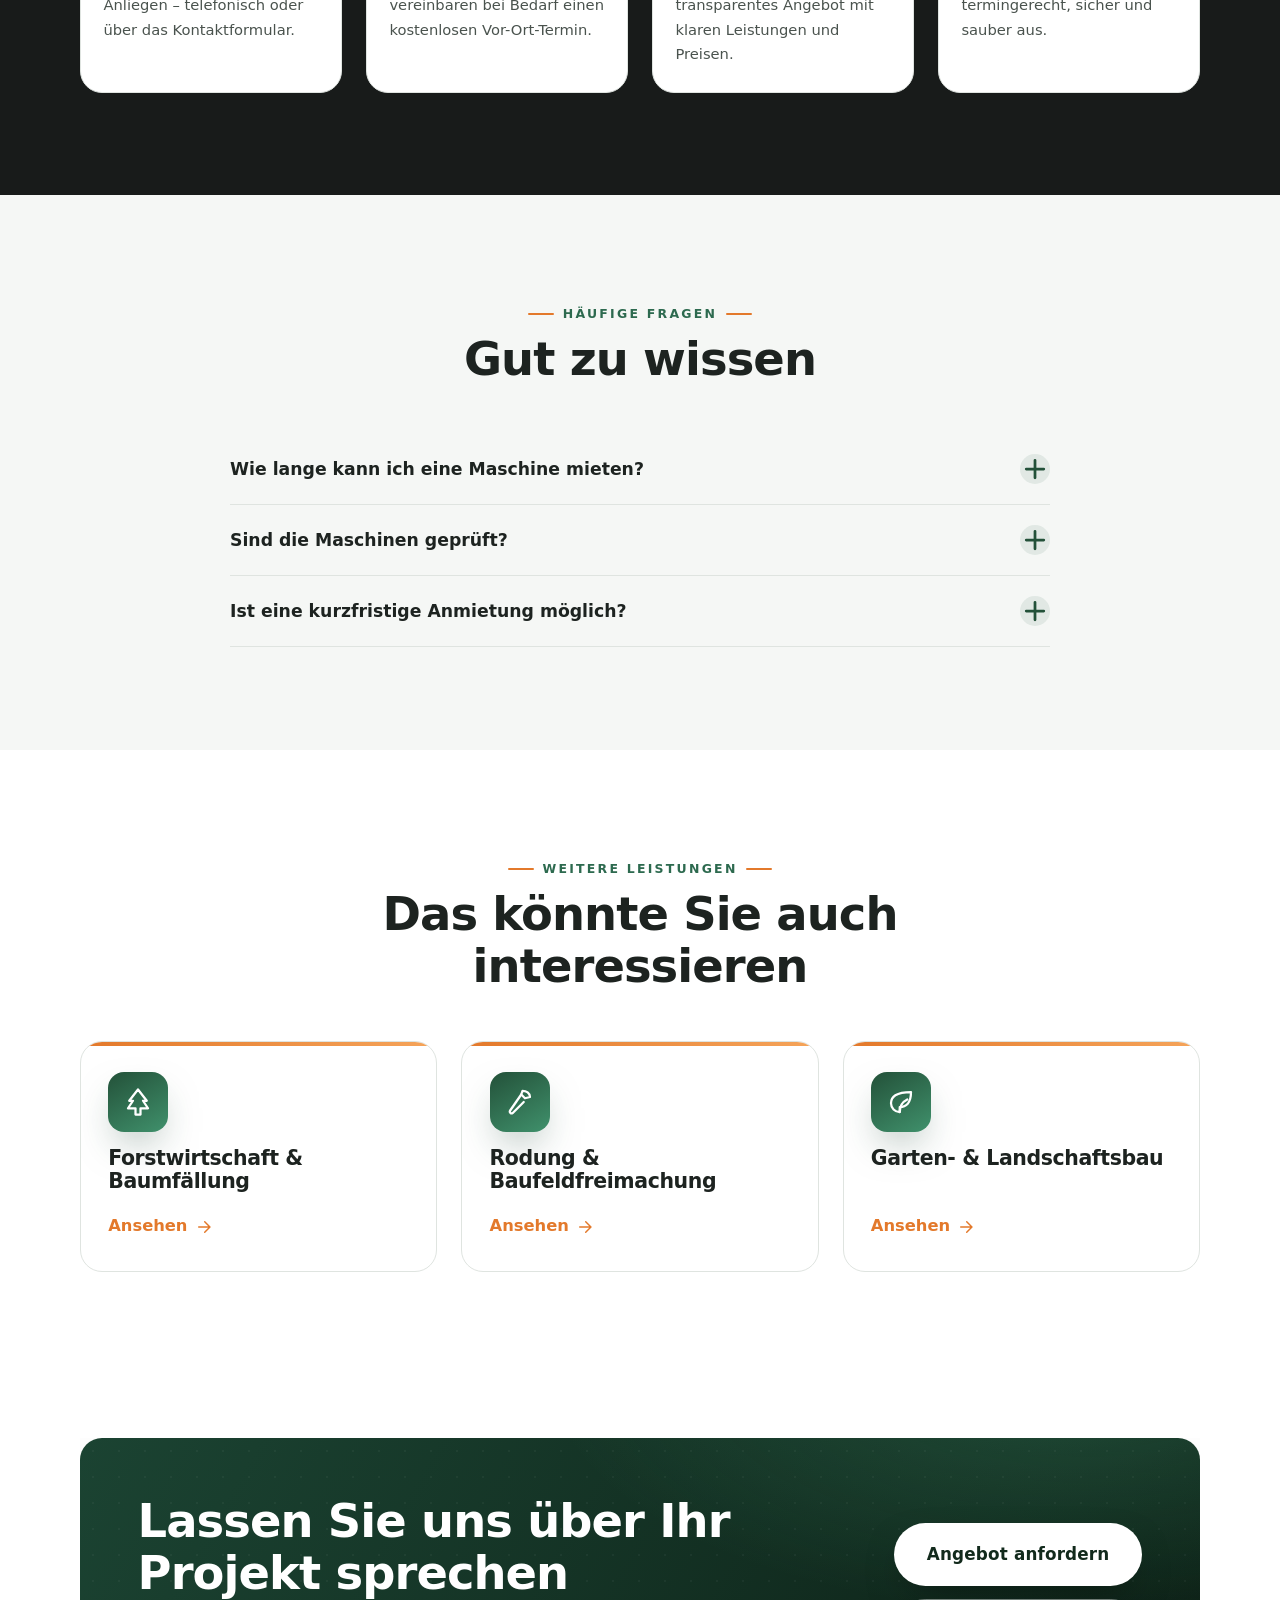
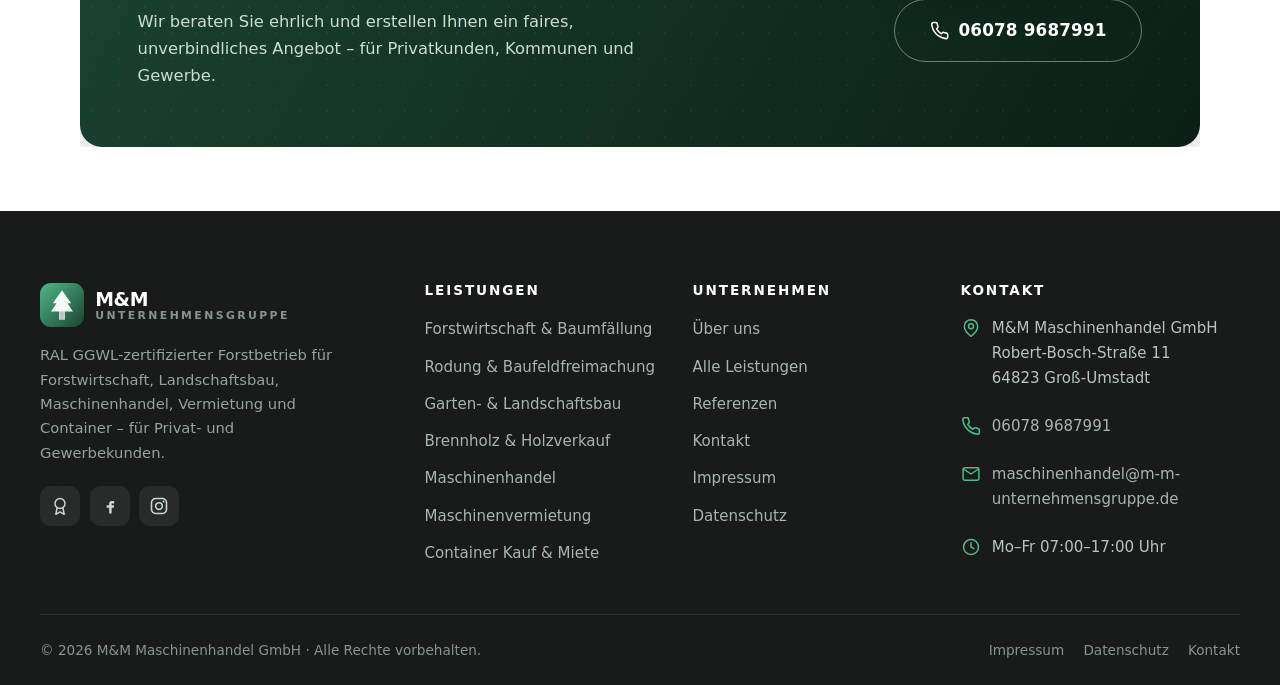
<file: vermietung.html>
<!DOCTYPE html>
<html lang="de">
<head>
  <meta charset="UTF-8">
  <meta name="viewport" content="width=device-width, initial-scale=1.0">
  <title>Maschinenvermietung | M&amp;M Unternehmensgruppe</title>
  <meta name="description" content="Mieten Sie Bagger, Radlader, Häcksler, Abbruchhämmer, Steinknacker, Bodenschutzplatten, Bauzäune und mobile Lichtmasten – gepflegt, UVV-geprüft und kurzfristig verfügbar.">
  <meta name="robots" content="index, follow">
  <link rel="canonical" href="https://www.m-m-unternehmensgruppe.de/vermietung.html">
  <meta name="theme-color" content="#1b4332">
  <meta property="og:type" content="website">
  <meta property="og:locale" content="de_DE">
  <meta property="og:site_name" content="M&amp;M Unternehmensgruppe">
  <meta property="og:title" content="Maschinenvermietung | M&amp;M Unternehmensgruppe">
  <meta property="og:description" content="Mieten Sie Bagger, Radlader, Häcksler, Abbruchhämmer, Steinknacker, Bodenschutzplatten, Bauzäune und mobile Lichtmasten – gepflegt, UVV-geprüft und kurzfristig verfügbar.">
  <meta property="og:image" content="https://www.m-m-unternehmensgruppe.de/assets/og-image.png">
  <meta property="og:url" content="https://www.m-m-unternehmensgruppe.de/vermietung.html">
  <meta name="twitter:card" content="summary_large_image">
  <link rel="icon" type="image/svg+xml" href="assets/favicon.svg">
  <link rel="preload" href="assets/scene-machinery.svg" as="image">
  <script>(function(){try{var t=localStorage.getItem("mm_theme");if(t!=="dark"&&t!=="light")t=(window.matchMedia&&matchMedia("(prefers-color-scheme:dark)").matches)?"dark":"light";document.documentElement.setAttribute("data-theme",t);}catch(e){}})();</script>
  <link rel="stylesheet" href="css/style.css">
  <script type="application/ld+json">{"@context": "https://schema.org", "@type": "BreadcrumbList", "itemListElement": [{"@type": "ListItem", "position": 1, "name": "Startseite", "item": "https://www.m-m-unternehmensgruppe.de/"}, {"@type": "ListItem", "position": 2, "name": "Leistungen", "item": "https://www.m-m-unternehmensgruppe.de/leistungen.html"}, {"@type": "ListItem", "position": 3, "name": "Maschinenvermietung", "item": "https://www.m-m-unternehmensgruppe.de/vermietung.html"}]}</script>
  <script type="application/ld+json">{"@context": "https://schema.org", "@type": "FAQPage", "mainEntity": [{"@type": "Question", "name": "Wie lange kann ich eine Maschine mieten?", "acceptedAnswer": {"@type": "Answer", "text": "Ob tageweise, über das Wochenende oder für ein längeres Projekt – wir richten uns flexibel nach Ihrem Bedarf."}}, {"@type": "Question", "name": "Sind die Maschinen geprüft?", "acceptedAnswer": {"@type": "Answer", "text": "Ja, unser Mietpark ist gepflegt und UVV-geprüft, damit Sie sicher und zuverlässig arbeiten können."}}, {"@type": "Question", "name": "Ist eine kurzfristige Anmietung möglich?", "acceptedAnswer": {"@type": "Answer", "text": "In der Regel ja – viele Maschinen sind ab Lager verfügbar. Rufen Sie uns einfach an, wir prüfen die Verfügbarkeit sofort."}}]}</script>
</head>
<body>
<a href="#main" class="btn" style="position:absolute;left:-9999px;top:0;z-index:999" onfocus="this.style.left='8px';this.style.top='8px'" onblur="this.style.left='-9999px'">Zum Inhalt springen</a>
<header id="site-header"></header>
<main id="main">

  <!-- ===== PAGE HERO ===== -->
  <section class="page-hero">
    <div class="page-hero__media"><img src="assets/scene-machinery.svg" alt="" loading="eager"></div>
    <div class="page-hero__overlay"></div>
    <div class="container page-hero__inner">
      <nav class="breadcrumb reveal" aria-label="Breadcrumb">
        <a href="index.html">Start</a><span class="sep">/</span>
        <a href="leistungen.html">Leistungen</a><span class="sep">/</span>
        <span aria-current="page">Maschinenvermietung</span>
      </nav>
      <span class="badge badge--solid reveal" data-delay="1" style="margin-top:1rem">Maschinenvermietung</span>
      <h1 class="reveal" data-delay="1">Maschinenvermietung</h1>
      <p class="lead reveal" data-delay="2">Mieten Sie Bagger, Radlader, Häcksler, Abbruchhämmer, Steinknacker, Bodenschutzplatten, Bauzäune und mobile Lichtmasten – gepflegt, UVV-geprüft und kurzfristig verfügbar.</p>
      <div class="hero__cta reveal" data-delay="3" style="margin-top:1.6rem">
        <a class="btn btn--lg" href="kontakt.html">Angebot anfordern <svg viewBox="0 0 24 24" fill="none" stroke="currentColor" stroke-width="2" stroke-linecap="round" stroke-linejoin="round"><path d="M5 12h14M13 5l7 7-7 7"/></svg></a>
        <a class="btn btn--lg btn--outline-light" href="tel:+4960789687991"><svg viewBox="0 0 24 24" fill="none" stroke="currentColor" stroke-width="1.9" stroke-linecap="round" stroke-linejoin="round"><path d="M22 16.9v3a2 2 0 0 1-2.2 2 19.8 19.8 0 0 1-8.6-3 19.5 19.5 0 0 1-6-6 19.8 19.8 0 0 1-3-8.6A2 2 0 0 1 4.1 2h3a2 2 0 0 1 2 1.7c.1 1 .4 1.9.7 2.8a2 2 0 0 1-.5 2.1L8.1 9.9a16 16 0 0 0 6 6l1.3-1.3a2 2 0 0 1 2.1-.4c.9.3 1.8.6 2.8.7a2 2 0 0 1 1.7 2z"/></svg> 06078 9687991</a>
      </div>
    </div>
  </section>

  <!-- ===== INTRO ===== -->
  <section class="section">
    <div class="container">
      <div class="split">
        <div class="reveal">
          <span class="eyebrow">Maschinenvermietung</span>
          <h2 class="mt-1">Die richtige Maschine – genau dann, wenn Sie sie brauchen</h2>
          <p class="lead mt-2">Sie brauchen kurzfristig zusätzliche Technik? Bei uns mieten Sie gepflegte, UVV-geprüfte Maschinen und Geräte zu fairen Konditionen – tageweise oder für längere Projekte.</p>
          <p class="muted mt-2">Von Baggern und Radladern über Häcksler bis zu Bodenschutzplatten und Lichtmasten: Wir beraten Sie zur passenden Maschine und sorgen für eine reibungslose Bereitstellung.</p>
          <ul class="feature-list mt-3">
            <li><span class="ck"><svg viewBox="0 0 24 24" fill="none" stroke="currentColor" stroke-width="2.4" stroke-linecap="round" stroke-linejoin="round"><path d="M20 6 9 17l-5-5"/></svg></span>Gepflegter, moderner Mietpark</li>
<li><span class="ck"><svg viewBox="0 0 24 24" fill="none" stroke="currentColor" stroke-width="2.4" stroke-linecap="round" stroke-linejoin="round"><path d="M20 6 9 17l-5-5"/></svg></span>UVV-geprüfte Technik</li>
<li><span class="ck"><svg viewBox="0 0 24 24" fill="none" stroke="currentColor" stroke-width="2.4" stroke-linecap="round" stroke-linejoin="round"><path d="M20 6 9 17l-5-5"/></svg></span>Kurzfristig verfügbar</li>
<li><span class="ck"><svg viewBox="0 0 24 24" fill="none" stroke="currentColor" stroke-width="2.4" stroke-linecap="round" stroke-linejoin="round"><path d="M20 6 9 17l-5-5"/></svg></span>Faire Tages- &amp; Wochenpreise</li>
          </ul>
          <a class="btn mt-3" href="kontakt.html">Jetzt unverbindlich anfragen <svg viewBox="0 0 24 24" fill="none" stroke="currentColor" stroke-width="2" stroke-linecap="round" stroke-linejoin="round"><path d="M5 12h14M13 5l7 7-7 7"/></svg></a>
        </div>
        <div class="split__media reveal" data-delay="2">
          <div class="media-frame">
            <img src="assets/scene-machinery.svg" alt="Maschinenvermietung – M&amp;M Unternehmensgruppe">
            <div class="media-badge"><svg viewBox="0 0 24 24" fill="none" stroke="currentColor" stroke-width="1.8" stroke-linecap="round" stroke-linejoin="round"><circle cx="7.5" cy="15.5" r="4.5"/><path d="M10.7 12.3 20 3"/><path d="M16 7l3 3"/><path d="M18 5l2 2"/></svg> Maschinenvermietung</div>
          </div>
        </div>
      </div>
    </div>
  </section>

  <!-- ===== FEATURES ===== -->
  <section class="section section--alt">
    <div class="container">
      <div class="section-head center reveal">
        <span class="eyebrow eyebrow--center">Mietpark</span>
        <h2 class="mt-1">Das können Sie bei uns mieten</h2>
        <p class="lead mt-2 mx-auto measure">Leistungsstarke Maschinen und Zubehör für Bau, Forst und Landschaft.</p>
      </div>
      <div class="cards">
        <article class="service-card reveal"><div class="service-card__icon"><svg viewBox="0 0 24 24" fill="none" stroke="currentColor" stroke-width="1.7" stroke-linecap="round" stroke-linejoin="round"><path d="M2 20h20"/><circle cx="7" cy="17" r="2.4"/><circle cx="15" cy="17" r="2.4"/><path d="M9 14V9h4l3 5"/><path d="M13 9l5-4 2 3-4 3"/></svg></div><h3>Bagger</h3><p>Kompakt- und Mobilbagger für Erd- und Bauarbeiten.</p></article>
<article class="service-card reveal" data-delay="2"><div class="service-card__icon"><svg viewBox="0 0 24 24" fill="none" stroke="currentColor" stroke-width="1.7" stroke-linecap="round" stroke-linejoin="round"><path d="M2 20h20"/><circle cx="7" cy="17" r="2.4"/><circle cx="15" cy="17" r="2.4"/><path d="M9 14V9h4l3 5"/><path d="M13 9l5-4 2 3-4 3"/></svg></div><h3>Radlader</h3><p>Wendige Radlader zum Laden, Transportieren und Planieren.</p></article>
<article class="service-card reveal" data-delay="3"><div class="service-card__icon"><svg viewBox="0 0 24 24" fill="none" stroke="currentColor" stroke-width="1.7" stroke-linecap="round" stroke-linejoin="round"><circle cx="12" cy="12" r="3"/><path d="M19.4 13.5a7.6 7.6 0 0 0 0-3l2-1.6-2-3.4-2.4 1a7.6 7.6 0 0 0-2.6-1.5L14 .8h-4l-.4 2.7A7.6 7.6 0 0 0 7 5L4.6 4l-2 3.4 2 1.6a7.6 7.6 0 0 0 0 3l-2 1.6 2 3.4 2.4-1c.8.6 1.6 1.1 2.6 1.5L10 23h4l.4-2.7c1-.4 1.8-.9 2.6-1.5l2.4 1 2-3.4z"/></svg></div><h3>Häcksler</h3><p>Leistungsstarke Holzhäcksler für Grünschnitt und Äste.</p></article>
<article class="service-card reveal"><div class="service-card__icon"><svg viewBox="0 0 24 24" fill="none" stroke="currentColor" stroke-width="1.7" stroke-linecap="round" stroke-linejoin="round"><circle cx="12" cy="12" r="3"/><path d="M19.4 13.5a7.6 7.6 0 0 0 0-3l2-1.6-2-3.4-2.4 1a7.6 7.6 0 0 0-2.6-1.5L14 .8h-4l-.4 2.7A7.6 7.6 0 0 0 7 5L4.6 4l-2 3.4 2 1.6a7.6 7.6 0 0 0 0 3l-2 1.6 2 3.4 2.4-1c.8.6 1.6 1.1 2.6 1.5L10 23h4l.4-2.7c1-.4 1.8-.9 2.6-1.5l2.4 1 2-3.4z"/></svg></div><h3>Abbruchhämmer</h3><p>Hydraulikhämmer für Abbruch und Fels.</p></article>
<article class="service-card reveal" data-delay="2"><div class="service-card__icon"><svg viewBox="0 0 24 24" fill="none" stroke="currentColor" stroke-width="1.7" stroke-linecap="round" stroke-linejoin="round"><circle cx="12" cy="12" r="3"/><path d="M19.4 13.5a7.6 7.6 0 0 0 0-3l2-1.6-2-3.4-2.4 1a7.6 7.6 0 0 0-2.6-1.5L14 .8h-4l-.4 2.7A7.6 7.6 0 0 0 7 5L4.6 4l-2 3.4 2 1.6a7.6 7.6 0 0 0 0 3l-2 1.6 2 3.4 2.4-1c.8.6 1.6 1.1 2.6 1.5L10 23h4l.4-2.7c1-.4 1.8-.9 2.6-1.5l2.4 1 2-3.4z"/></svg></div><h3>Steinknacker</h3><p>Maschinen zum Zerkleinern von Stein und Bauschutt.</p></article>
<article class="service-card reveal" data-delay="3"><div class="service-card__icon"><svg viewBox="0 0 24 24" fill="none" stroke="currentColor" stroke-width="1.8" stroke-linecap="round" stroke-linejoin="round"><path d="M12 2 4 5v6c0 5 3.5 8 8 11 4.5-3 8-6 8-11V5z"/><path d="m9 12 2 2 4-4"/></svg></div><h3>Bodenschutzplatten</h3><p>Schutz für empfindliche Untergründe und Fahrwege.</p></article>
<article class="service-card reveal"><div class="service-card__icon"><svg viewBox="0 0 24 24" fill="none" stroke="currentColor" stroke-width="1.7" stroke-linecap="round" stroke-linejoin="round"><rect x="3" y="6" width="18" height="12" rx="1.5"/><path d="M7 6v12M11 6v12M15 6v12M19 6v12"/></svg></div><h3>Bauzäune</h3><p>Mobile Bauzäune zur Absicherung Ihrer Baustelle.</p></article>
<article class="service-card reveal" data-delay="2"><div class="service-card__icon"><svg viewBox="0 0 24 24" fill="none" stroke="currentColor" stroke-width="1.7" stroke-linecap="round" stroke-linejoin="round"><circle cx="12" cy="12" r="3"/><path d="M19.4 13.5a7.6 7.6 0 0 0 0-3l2-1.6-2-3.4-2.4 1a7.6 7.6 0 0 0-2.6-1.5L14 .8h-4l-.4 2.7A7.6 7.6 0 0 0 7 5L4.6 4l-2 3.4 2 1.6a7.6 7.6 0 0 0 0 3l-2 1.6 2 3.4 2.4-1c.8.6 1.6 1.1 2.6 1.5L10 23h4l.4-2.7c1-.4 1.8-.9 2.6-1.5l2.4 1 2-3.4z"/></svg></div><h3>Mobile Lichtmasten</h3><p>Leistungsstarke Beleuchtung für Arbeiten bei Dunkelheit.</p></article>
      </div>
    </div>
  </section>


  <section class="section section--dark">
    <div class="container">
      <div class="section-head center reveal">
        <span class="eyebrow eyebrow--center">So einfach geht's</span>
        <h2 class="mt-1">In vier Schritten zum Ergebnis</h2>
      </div>
      <div class="steps">
        <div class="step reveal"><div class="step__num">1</div><h3>Anfrage</h3><p>Sie schildern uns Ihr Anliegen – telefonisch oder über das Kontaktformular.</p></div>
        <div class="step reveal" data-delay="1"><div class="step__num">2</div><h3>Beratung &amp; Termin</h3><p>Wir beraten Sie und vereinbaren bei Bedarf einen kostenlosen Vor-Ort-Termin.</p></div>
        <div class="step reveal" data-delay="2"><div class="step__num">3</div><h3>Festes Angebot</h3><p>Sie erhalten ein transparentes Angebot mit klaren Leistungen und Preisen.</p></div>
        <div class="step reveal" data-delay="3"><div class="step__num">4</div><h3>Durchführung</h3><p>Wir führen die Arbeiten termingerecht, sicher und sauber aus.</p></div>
      </div>
    </div>
  </section>

  <section class="section section--alt">
    <div class="container">
      <div class="section-head center reveal">
        <span class="eyebrow eyebrow--center">Häufige Fragen</span>
        <h2 class="mt-1">Gut zu wissen</h2>
      </div>
      <div class="faq reveal"><div class="faq__item"><button class="faq__q" aria-expanded="false">Wie lange kann ich eine Maschine mieten?<span class="pm"><svg viewBox="0 0 24 24" fill="none" stroke="currentColor" stroke-width="2.2" stroke-linecap="round"><path d="M12 5v14M5 12h14"/></svg></span></button><div class="faq__a"><p>Ob tageweise, über das Wochenende oder für ein längeres Projekt – wir richten uns flexibel nach Ihrem Bedarf.</p></div></div>
<div class="faq__item"><button class="faq__q" aria-expanded="false">Sind die Maschinen geprüft?<span class="pm"><svg viewBox="0 0 24 24" fill="none" stroke="currentColor" stroke-width="2.2" stroke-linecap="round"><path d="M12 5v14M5 12h14"/></svg></span></button><div class="faq__a"><p>Ja, unser Mietpark ist gepflegt und UVV-geprüft, damit Sie sicher und zuverlässig arbeiten können.</p></div></div>
<div class="faq__item"><button class="faq__q" aria-expanded="false">Ist eine kurzfristige Anmietung möglich?<span class="pm"><svg viewBox="0 0 24 24" fill="none" stroke="currentColor" stroke-width="2.2" stroke-linecap="round"><path d="M12 5v14M5 12h14"/></svg></span></button><div class="faq__a"><p>In der Regel ja – viele Maschinen sind ab Lager verfügbar. Rufen Sie uns einfach an, wir prüfen die Verfügbarkeit sofort.</p></div></div></div>
    </div>
  </section>

  <!-- ===== RELATED ===== -->
  <section class="section">
    <div class="container">
      <div class="section-head center reveal">
        <span class="eyebrow eyebrow--center">Weitere Leistungen</span>
        <h2 class="mt-1">Das könnte Sie auch interessieren</h2>
      </div>
      <div class="cards cards--3">
        <a class="service-card reveal" href="forstwirtschaft.html" style="text-decoration:none"><div class="service-card__icon"><svg viewBox="0 0 24 24" fill="none" stroke="currentColor" stroke-width="1.8" stroke-linecap="round" stroke-linejoin="round"><path d="M12 2 5 11h3l-4 6h6v5h4v-5h6l-4-6h3z"/></svg></div><h3>Forstwirtschaft & Baumfällung</h3><span class="link-arrow">Ansehen <svg viewBox="0 0 24 24" fill="none" stroke="currentColor" stroke-width="2" stroke-linecap="round" stroke-linejoin="round"><path d="M5 12h14M13 5l7 7-7 7"/></svg></span></a>
<a class="service-card reveal" href="rodung.html" style="text-decoration:none"><div class="service-card__icon"><svg viewBox="0 0 24 24" fill="none" stroke="currentColor" stroke-width="1.8" stroke-linecap="round" stroke-linejoin="round"><path d="M14 3c3 0 6 2 6 5l-4 1-3-3z"/><path d="M13 6 4 19a1.5 1.5 0 0 0 2 2l9-9"/></svg></div><h3>Rodung & Baufeldfreimachung</h3><span class="link-arrow">Ansehen <svg viewBox="0 0 24 24" fill="none" stroke="currentColor" stroke-width="2" stroke-linecap="round" stroke-linejoin="round"><path d="M5 12h14M13 5l7 7-7 7"/></svg></span></a>
<a class="service-card reveal" href="landschaftsbau.html" style="text-decoration:none"><div class="service-card__icon"><svg viewBox="0 0 24 24" fill="none" stroke="currentColor" stroke-width="1.8" stroke-linecap="round" stroke-linejoin="round"><path d="M11 20A7 7 0 0 1 4 13c0-5 4-9 16-9 0 9-4 12-9 12z"/><path d="M11 20c0-5 2-8 6-10"/></svg></div><h3>Garten- & Landschaftsbau</h3><span class="link-arrow">Ansehen <svg viewBox="0 0 24 24" fill="none" stroke="currentColor" stroke-width="2" stroke-linecap="round" stroke-linejoin="round"><path d="M5 12h14M13 5l7 7-7 7"/></svg></span></a>
      </div>
    </div>
  </section>

  <!-- ===== CTA ===== -->
  <section class="section section--tight">
    <div class="container">
      <div class="cta-band reveal">
        <div class="cta-band__inner">
          <div>
            <h2>Lassen Sie uns über Ihr Projekt sprechen</h2>
            <p>Wir beraten Sie ehrlich und erstellen Ihnen ein faires, unverbindliches Angebot – für Privatkunden, Kommunen und Gewerbe.</p>
          </div>
          <div class="cta-band__actions">
            <a class="btn btn--light btn--lg" href="kontakt.html">Angebot anfordern</a>
            <a class="btn btn--outline-light btn--lg" href="tel:+4960789687991"><svg viewBox="0 0 24 24" fill="none" stroke="currentColor" stroke-width="1.9" stroke-linecap="round" stroke-linejoin="round"><path d="M22 16.9v3a2 2 0 0 1-2.2 2 19.8 19.8 0 0 1-8.6-3 19.5 19.5 0 0 1-6-6 19.8 19.8 0 0 1-3-8.6A2 2 0 0 1 4.1 2h3a2 2 0 0 1 2 1.7c.1 1 .4 1.9.7 2.8a2 2 0 0 1-.5 2.1L8.1 9.9a16 16 0 0 0 6 6l1.3-1.3a2 2 0 0 1 2.1-.4c.9.3 1.8.6 2.8.7a2 2 0 0 1 1.7 2z"/></svg> 06078 9687991</a>
          </div>
        </div>
      </div>
    </div>
  </section>

</main>
<footer id="site-footer"></footer>
<script src="js/site.js" defer></script>
</body>
</html>
</file>
<file: css/style.css>
/* ==========================================================================
   M&M Unternehmensgruppe – Design System
   Farbwelt: Dunkelgrün · Anthrazit · Schwarz · Weiß
   Autor: Website Relaunch
   ========================================================================== */

/* ----------  Design Tokens  ---------- */
:root {
  /* Grün */
  --green-950: #0c1f15;
  --green-900: #122a1c;
  --green-800: #1b4332;
  --green-700: #235139;
  --green-600: #2d6a4f;
  --green-500: #40916c;
  --green-400: #52b788;
  --green-300: #74c69d;

  /* Anthrazit / Schwarz */
  --black: #0c0e0d;
  --anthracite-900: #181b1a;
  --anthracite-800: #202422;
  --anthracite-700: #2b302d;
  --anthracite-600: #3a403c;
  --anthracite-500: #525a55;

  /* Neutral / Weiß */
  --white: #ffffff;
  --off-white: #f5f7f5;
  --paper: #eef1ee;
  --line: #dfe4e0;
  --gray-500: #6c7771;
  --gray-400: #8a948e;

  /* Funktional */
  --bg: var(--white);
  --bg-alt: var(--off-white);
  --text: #1d2320;
  --text-soft: #4a534e;
  --accent: var(--green-500);
  --accent-bright: var(--green-400);
  --accent-orange: #e3792b;
  --accent-orange-soft: #f5a45a;

  /* Maße */
  --container: 1200px;
  --container-wide: 1360px;
  --radius-sm: 8px;
  --radius: 14px;
  --radius-lg: 22px;
  --radius-pill: 999px;

  --header-h: 84px;

  /* Schatten */
  --shadow-sm: 0 2px 8px rgba(12, 31, 21, .06);
  --shadow: 0 14px 40px -12px rgba(12, 31, 21, .18);
  --shadow-lg: 0 30px 70px -20px rgba(12, 31, 21, .35);
  --shadow-green: 0 18px 40px -14px rgba(27, 67, 50, .55);

  /* Typografie */
  --font: "Inter", system-ui, -apple-system, "Segoe UI", Roboto, "Helvetica Neue", Arial, sans-serif;
  --font-display: "Inter", system-ui, -apple-system, "Segoe UI", Roboto, Arial, sans-serif;

  /* Transition */
  --ease: cubic-bezier(.22, .61, .36, 1);
  --t-fast: .2s var(--ease);
  --t: .4s var(--ease);
}

/* ----------  Reset  ---------- */
*, *::before, *::after { box-sizing: border-box; }
* { margin: 0; }
html { scroll-behavior: smooth; -webkit-text-size-adjust: 100%; scroll-padding-top: calc(var(--header-h) + 16px); }
body {
  font-family: var(--font);
  color: var(--text);
  background: var(--bg);
  line-height: 1.65;
  font-size: 1.02rem;
  -webkit-font-smoothing: antialiased;
  text-rendering: optimizeLegibility;
  overflow-x: hidden;
}
img, svg, video { display: block; max-width: 100%; }
img { height: auto; }
a { color: inherit; text-decoration: none; }
button, input, textarea, select { font: inherit; color: inherit; }
ul { list-style: none; padding: 0; }
h1, h2, h3, h4 { font-family: var(--font-display); line-height: 1.12; font-weight: 800; letter-spacing: -0.02em; color: var(--text); }
:focus-visible { outline: 3px solid var(--green-400); outline-offset: 3px; border-radius: 4px; }

/* ----------  Layout primitives  ---------- */
.container { width: 100%; max-width: var(--container); margin-inline: auto; padding-inline: clamp(1.1rem, 4vw, 2.5rem); }
.container--wide { max-width: var(--container-wide); }
.section { padding-block: clamp(3.8rem, 8vw, 7rem); }
.section--tight { padding-block: clamp(2.6rem, 5vw, 4rem); }
.section--alt { background: var(--bg-alt); }
.section--dark { background: var(--anthracite-900); color: var(--off-white); }
.section--green {
  background: radial-gradient(1200px 600px at 80% -10%, rgba(82,183,136,.18), transparent 60%), var(--green-900);
  color: #eaf3ee;
}
.section--dark h1, .section--dark h2, .section--dark h3,
.section--green h1, .section--green h2, .section--green h3 { color: #fff; }

.grid { display: grid; gap: 1.6rem; }
.center { text-align: center; }
.mx-auto { margin-inline: auto; }
.measure { max-width: 62ch; }
.measure-narrow { max-width: 48ch; }

/* ----------  Typografie helpers  ---------- */
.eyebrow {
  display: inline-flex; align-items: center; gap: .55rem;
  font-size: .78rem; font-weight: 700; letter-spacing: .18em; text-transform: uppercase;
  color: var(--green-600);
}
.section--dark .eyebrow, .section--green .eyebrow { color: var(--green-300); }
.eyebrow::before { content: ""; width: 26px; height: 2px; background: var(--accent-orange); border-radius: 2px; }
.eyebrow--center::after { content: ""; width: 26px; height: 2px; background: var(--accent-orange); border-radius: 2px; }

h1, .h1 { font-size: clamp(2.2rem, 5.2vw, 4rem); }
h2, .h2 { font-size: clamp(1.8rem, 3.8vw, 2.9rem); }
h3, .h3 { font-size: clamp(1.2rem, 2vw, 1.5rem); }
.lead { font-size: clamp(1.05rem, 1.6vw, 1.25rem); color: var(--text-soft); line-height: 1.7; }
.section--dark .lead, .section--green .lead { color: #c8d4cd; }
.section-head { max-width: 60ch; margin-bottom: clamp(2rem, 4vw, 3rem); }
.section-head.center { margin-inline: auto; }
.muted { color: var(--text-soft); }

/* ----------  Buttons  ---------- */
.btn {
  --btn-bg: var(--green-600);
  --btn-fg: #fff;
  display: inline-flex; align-items: center; justify-content: center; gap: .6rem;
  padding: .92rem 1.6rem;
  background: var(--btn-bg); color: var(--btn-fg);
  border: 1px solid transparent; border-radius: var(--radius-pill);
  font-weight: 700; font-size: .98rem; letter-spacing: .01em;
  cursor: pointer; white-space: nowrap;
  transition: transform var(--t-fast), box-shadow var(--t-fast), background var(--t-fast), color var(--t-fast), border-color var(--t-fast);
  box-shadow: var(--shadow-green);
}
.btn svg { width: 1.15em; height: 1.15em; flex: none; }
.btn:hover { transform: translateY(-2px); background: var(--green-500); box-shadow: 0 22px 46px -16px rgba(27,67,50,.7); }
.btn:active { transform: translateY(0); }
.btn--lg { padding: 1.05rem 2rem; font-size: 1.05rem; }
.btn--ghost {
  --btn-bg: transparent; --btn-fg: var(--text);
  border-color: var(--line); box-shadow: none;
}
.btn--ghost:hover { background: var(--text); color: #fff; border-color: var(--text); box-shadow: var(--shadow); }
.btn--light {
  --btn-bg: #fff; --btn-fg: var(--green-900);
  box-shadow: 0 16px 40px -16px rgba(0,0,0,.5);
}
.btn--light:hover { background: var(--off-white); color: var(--green-900); }
.btn--outline-light {
  --btn-bg: transparent; --btn-fg: #fff;
  border-color: rgba(255,255,255,.4); box-shadow: none;
}
.btn--outline-light:hover { background: rgba(255,255,255,.12); border-color: #fff; transform: translateY(-2px); }
.btn--block { width: 100%; }

.link-arrow {
  display: inline-flex; align-items: center; gap: .45rem;
  font-weight: 700; color: var(--accent-orange);
  transition: gap var(--t-fast), color var(--t-fast);
}
.link-arrow svg { width: 1.1em; height: 1.1em; transition: transform var(--t-fast); }
.link-arrow:hover { color: var(--accent-orange-soft); gap: .7rem; }
.link-arrow:hover svg { transform: translateX(3px); }
.section--dark .link-arrow, .section--green .link-arrow { color: var(--accent-orange-soft); }

/* ----------  Header  ---------- */
.site-header {
  position: fixed; inset: 0 0 auto 0; z-index: 100;
  height: var(--header-h);
  display: flex; align-items: center;
  transition: background var(--t), box-shadow var(--t), height var(--t);
}
.site-header__inner { display: flex; align-items: center; justify-content: space-between; gap: 1.5rem; width: 100%; }
.site-header.is-scrolled {
  background: rgba(255,255,255,.92);
  backdrop-filter: saturate(160%) blur(14px);
  box-shadow: 0 6px 24px -12px rgba(12,31,21,.25);
  height: 70px;
}
.brand { display: flex; align-items: center; gap: .7rem; flex: none; }
.brand__mark { width: 44px; height: 44px; flex: none; transition: transform var(--t); }
.brand:hover .brand__mark { transform: rotate(-4deg) scale(1.05); }
.brand__text { display: flex; flex-direction: column; line-height: 1.05; }
.brand__name { font-family: var(--font-display); font-weight: 800; font-size: 1.18rem; letter-spacing: -.02em; color: var(--white); }
.brand__sub { font-size: .68rem; letter-spacing: .22em; text-transform: uppercase; color: rgba(255,255,255,.7); font-weight: 600; }
.site-header.is-scrolled .brand__name { color: var(--text); }
.site-header.is-scrolled .brand__sub { color: var(--gray-500); }

/* Primary nav */
.nav { display: flex; align-items: center; gap: .3rem; }
.nav__item { position: relative; }
.nav__link {
  display: inline-flex; align-items: center; gap: .35rem; white-space: nowrap; position: relative;
  padding: .6rem .8rem; border-radius: var(--radius-pill);
  font-weight: 600; font-size: .94rem; color: rgba(255,255,255,.88);
  transition: color var(--t-fast), background var(--t-fast);
}
.nav__link:hover, .nav__item:focus-within .nav__link { color: #fff; background: rgba(255,255,255,.12); }
.site-header.is-scrolled .nav__link { color: var(--text-soft); }
.site-header.is-scrolled .nav__link:hover { color: var(--green-700); background: rgba(45,106,79,.1); }
.nav__link.is-active { color: #fff; }
.site-header.is-scrolled .nav__link.is-active { color: var(--green-700); }
.nav__link.is-active::after { content: ""; position: absolute; left: .8rem; right: .8rem; bottom: .3rem; height: 2px; border-radius: 2px; background: var(--accent-orange); }
.nav__link[aria-expanded] .chev { width: .8em; height: .8em; transition: transform var(--t-fast); }
.nav__item.has-menu:hover .chev, .nav__item:focus-within .chev { transform: rotate(180deg); }

/* Dropdown */
.dropdown {
  position: absolute; top: calc(100% + 10px); left: 50%; transform: translateX(-50%) translateY(8px);
  min-width: 280px; background: #fff; border: 1px solid var(--line);
  border-radius: var(--radius); box-shadow: var(--shadow-lg);
  padding: .6rem; opacity: 0; visibility: hidden; transition: opacity var(--t-fast), transform var(--t-fast);
}
.nav__item.has-menu:hover .dropdown, .nav__item.has-menu:focus-within .dropdown { opacity: 1; visibility: visible; transform: translateX(-50%) translateY(0); }
.dropdown::before { content: ""; position: absolute; top: -10px; left: 0; right: 0; height: 10px; }
.dropdown a {
  display: flex; align-items: center; gap: .7rem; padding: .7rem .8rem;
  border-radius: var(--radius-sm); color: var(--text); font-weight: 600; font-size: .92rem;
  transition: background var(--t-fast), color var(--t-fast);
}
.dropdown a:hover { background: var(--off-white); color: var(--green-700); }
.dropdown a svg { width: 20px; height: 20px; color: var(--green-600); flex: none; }
.dropdown a small { display: block; font-weight: 500; color: var(--gray-500); font-size: .76rem; }

.header-actions { display: flex; align-items: center; gap: .9rem; flex: none; }
.header-phone {
  display: inline-flex; align-items: center; gap: .55rem; font-weight: 700; color: #fff;
  font-size: .96rem; transition: color var(--t-fast);
}
.header-phone svg { width: 1.1em; height: 1.1em; color: var(--green-300); }
.site-header.is-scrolled .header-phone { color: var(--text); }
.site-header.is-scrolled .header-phone svg { color: var(--green-600); }

/* Burger */
.burger {
  display: none; width: 46px; height: 46px; border: 0; background: rgba(255,255,255,.14);
  border-radius: 12px; cursor: pointer; position: relative; flex: none;
}
.site-header.is-scrolled .burger { background: rgba(45,106,79,.12); }
.burger span { position: absolute; left: 12px; right: 12px; height: 2px; background: #fff; border-radius: 2px; transition: transform var(--t-fast), opacity var(--t-fast), top var(--t-fast); }
.site-header.is-scrolled .burger span { background: var(--text); }
.burger span:nth-child(1) { top: 16px; }
.burger span:nth-child(2) { top: 22px; }
.burger span:nth-child(3) { top: 28px; }
body.menu-open .burger span:nth-child(1) { top: 22px; transform: rotate(45deg); }
body.menu-open .burger span:nth-child(2) { opacity: 0; }
body.menu-open .burger span:nth-child(3) { top: 22px; transform: rotate(-45deg); }

/* ----------  Mobile menu  ---------- */
.mobile-nav {
  position: fixed; inset: 0; z-index: 99; background: var(--anthracite-900);
  padding: calc(var(--header-h) + 1rem) clamp(1.1rem,5vw,2rem) 2rem;
  display: flex; flex-direction: column; gap: .2rem; overflow-y: auto;
  transform: translateX(100%); transition: transform var(--t); visibility: hidden;
}
body.menu-open .mobile-nav { transform: translateX(0); visibility: visible; }
.mobile-nav a {
  display: flex; align-items: center; gap: .8rem; padding: .95rem .3rem;
  font-size: 1.1rem; font-weight: 600; color: #e6efe9; border-bottom: 1px solid rgba(255,255,255,.08);
}
.mobile-nav a svg { width: 22px; height: 22px; color: var(--green-300); flex: none; }
.mobile-nav a.is-active { color: var(--green-300); }
.mobile-nav__label { font-size: .74rem; letter-spacing: .2em; text-transform: uppercase; color: var(--green-300); margin: 1.2rem .3rem .3rem; font-weight: 700; }
.mobile-nav__cta { margin-top: 1.4rem; display: grid; gap: .7rem; }

/* ----------  Hero  ---------- */
.hero {
  position: relative; min-height: min(92vh, 820px); display: flex; align-items: center;
  padding-top: var(--header-h); color: #fff; overflow: hidden;
  background: var(--green-950);
}
.hero__media { position: absolute; inset: 0; z-index: 0; }
.hero__media svg, .hero__media img { width: 100%; height: 100%; object-fit: cover; }
.hero__overlay {
  position: absolute; inset: 0; z-index: 1;
  background:
    linear-gradient(180deg, rgba(12,31,21,.55) 0%, rgba(12,31,21,.35) 40%, rgba(12,20,15,.85) 100%),
    linear-gradient(100deg, rgba(12,31,21,.85) 0%, rgba(12,31,21,.25) 55%, transparent 100%);
}
.hero__inner { position: relative; z-index: 2; width: 100%; padding-block: clamp(3rem, 7vw, 6rem); }
.hero__content { max-width: 760px; }
.hero h1 { color: #fff; margin-bottom: 1.4rem; }
.hero .lead { color: #d9e5de; max-width: 56ch; }
.hero__badges { display: flex; flex-wrap: wrap; gap: .7rem; margin-bottom: 1.7rem; }
.hero__cta { display: flex; flex-wrap: wrap; gap: .9rem; margin-top: 2.2rem; }
.hero__scroll {
  position: absolute; left: 50%; bottom: 26px; transform: translateX(-50%); z-index: 2;
  display: inline-flex; flex-direction: column; align-items: center; gap: .4rem;
  color: rgba(255,255,255,.7); font-size: .72rem; letter-spacing: .2em; text-transform: uppercase;
}
.hero__scroll .mouse { width: 24px; height: 38px; border: 2px solid rgba(255,255,255,.55); border-radius: 14px; position: relative; }
.hero__scroll .mouse::before { content: ""; position: absolute; top: 7px; left: 50%; transform: translateX(-50%); width: 4px; height: 7px; background: var(--accent-orange); border-radius: 3px; animation: scrollwheel 1.6s var(--ease) infinite; }
@keyframes scrollwheel { 0% { opacity: 0; transform: translate(-50%, 0); } 30% { opacity: 1; } 80% { opacity: 0; transform: translate(-50%, 12px); } 100% { opacity: 0; } }

/* Subpage hero (kompakter) */
.page-hero {
  position: relative; color: #fff; overflow: hidden; background: var(--green-900);
  padding: calc(var(--header-h) + clamp(2.4rem,6vw,4.6rem)) 0 clamp(2.4rem,6vw,4.6rem);
}
.page-hero__media { position: absolute; inset: 0; z-index: 0; }
.page-hero__media svg { width: 100%; height: 100%; object-fit: cover; }
.page-hero__overlay { position: absolute; inset: 0; z-index: 1; background: linear-gradient(95deg, rgba(12,31,21,.92), rgba(12,31,21,.55) 70%, rgba(12,31,21,.3)); }
.page-hero__inner { position: relative; z-index: 2; max-width: 800px; }
.page-hero h1 { color: #fff; margin: .8rem 0 1rem; }
.page-hero .lead { color: #d3e0d8; }

/* Breadcrumb */
.breadcrumb { display: flex; flex-wrap: wrap; gap: .5rem; align-items: center; font-size: .85rem; color: rgba(255,255,255,.7); }
.breadcrumb a { color: rgba(255,255,255,.85); }
.breadcrumb a:hover { color: #fff; text-decoration: underline; }
.breadcrumb span.sep { opacity: .5; }
.breadcrumb [aria-current] { color: var(--green-300); font-weight: 600; }

/* ----------  Badges / Trust  ---------- */
.badge {
  display: inline-flex; align-items: center; gap: .5rem;
  padding: .5rem .9rem; border-radius: var(--radius-pill);
  font-size: .82rem; font-weight: 700; letter-spacing: .01em;
  background: rgba(255,255,255,.1); border: 1px solid rgba(255,255,255,.2); color: #fff;
  backdrop-filter: blur(4px);
}
.badge svg { width: 1.05em; height: 1.05em; color: var(--green-300); }
.hero__badges .badge svg { color: var(--accent-orange-soft); }
.badge--solid { background: var(--green-600); border-color: var(--green-600); color: #fff; }
.badge--light { background: rgba(45,106,79,.1); border-color: rgba(45,106,79,.22); color: var(--green-700); }
.badge--light svg { color: var(--green-600); }

.trust-bar { border-block: 1px solid var(--line); background: #fff; }
.trust-bar__grid { display: flex; flex-wrap: wrap; align-items: center; justify-content: space-between; gap: 1.4rem 2.5rem; padding-block: 1.6rem; }
.trust-item { display: flex; align-items: center; gap: .8rem; }
.trust-item svg { width: 34px; height: 34px; color: var(--green-600); flex: none; }
.trust-item strong { display: block; font-size: .98rem; font-weight: 800; }
.trust-item span { font-size: .82rem; color: var(--gray-500); }

/* Brand partners */
.partners { display: flex; flex-wrap: wrap; align-items: center; gap: 1rem 2.4rem; }
.partner-chip {
  display: inline-flex; align-items: center; gap: .6rem; font-weight: 800; font-size: 1.15rem;
  letter-spacing: .02em; color: var(--anthracite-700); opacity: .85;
}
.partner-chip .dot { width: 10px; height: 10px; border-radius: 50%; background: var(--green-500); }
.section--dark .partner-chip, .section--green .partner-chip { color: #e6efe9; }

/* ----------  Cards / Services grid  ---------- */
.cards { display: grid; grid-template-columns: repeat(auto-fit, minmax(290px, 1fr)); gap: 1.5rem; }
.cards--3 { grid-template-columns: repeat(3, 1fr); }
.cards--4 { grid-template-columns: repeat(4, 1fr); }

.service-card {
  position: relative; display: flex; flex-direction: column; gap: .9rem;
  padding: 1.9rem 1.7rem; background: #fff; border: 1px solid var(--line);
  border-radius: var(--radius-lg); overflow: hidden;
  transition: transform var(--t), box-shadow var(--t), border-color var(--t);
}
.service-card::after {
  content: ""; position: absolute; inset: 0 0 auto 0; height: 4px;
  background: linear-gradient(90deg, var(--accent-orange), var(--accent-orange-soft));
  transform: scaleX(1); transform-origin: left; transition: transform var(--t);
}
.service-card:hover { transform: translateY(-8px); box-shadow: var(--shadow-lg); border-color: transparent; }
.service-card:hover::after { transform: scaleX(1); }
.service-card__icon {
  width: 60px; height: 60px; border-radius: 16px; flex: none;
  display: grid; place-items: center;
  background: linear-gradient(150deg, var(--green-700), var(--green-500));
  color: #fff; box-shadow: var(--shadow-green);
  transition: transform var(--t);
}
.service-card:hover .service-card__icon { transform: rotate(-6deg) scale(1.06); }
.service-card__icon svg { width: 30px; height: 30px; }
.service-card h3 { font-size: 1.28rem; }
.service-card p { color: var(--text-soft); font-size: .96rem; margin: 0; }
.service-card .link-arrow { margin-top: auto; padding-top: .4rem; }
.service-card__tags { display: flex; flex-wrap: wrap; gap: .4rem; }
.tag { font-size: .76rem; font-weight: 600; color: var(--green-700); background: rgba(45,106,79,.1); padding: .25rem .6rem; border-radius: var(--radius-pill); }

/* Feature list (Leistungen) */
.feature-list { display: grid; grid-template-columns: repeat(auto-fit, minmax(260px,1fr)); gap: .8rem 1.6rem; }
.feature-list li {
  display: flex; align-items: flex-start; gap: .75rem; padding: .55rem 0;
  font-weight: 600; border-bottom: 1px solid var(--line);
}
.feature-list li .ck {
  width: 26px; height: 26px; border-radius: 50%; flex: none; margin-top: 1px;
  display: grid; place-items: center; background: rgba(45,106,79,.12); color: var(--green-600);
}
.feature-list li .ck svg { width: 15px; height: 15px; }
.section--dark .feature-list li, .section--green .feature-list li { border-color: rgba(255,255,255,.12); }
.section--dark .feature-list .ck, .section--green .feature-list .ck { background: rgba(82,183,136,.18); color: var(--green-300); }

/* Split feature blocks */
.split { display: grid; grid-template-columns: 1.05fr .95fr; gap: clamp(2rem, 5vw, 4.5rem); align-items: center; }
.split--reverse .split__media { order: -1; }
.media-frame {
  position: relative; border-radius: var(--radius-lg); overflow: hidden;
  box-shadow: var(--shadow-lg); background: var(--green-900); aspect-ratio: 4/3;
}
.media-frame svg, .media-frame img { width: 100%; height: 100%; object-fit: cover; }
.media-frame--tall { aspect-ratio: 3/4; }
.media-badge {
  position: absolute; left: 18px; bottom: 18px; z-index: 2;
  background: rgba(12,31,21,.78); backdrop-filter: blur(6px);
  color: #fff; padding: .7rem 1rem; border-radius: var(--radius); font-size: .85rem;
  display: flex; align-items: center; gap: .6rem; border: 1px solid rgba(255,255,255,.15);
}
.media-badge svg { width: 1.2em; height: 1.2em; color: var(--green-300); }

/* Icon list with descriptions */
.icon-row { display: flex; gap: 1rem; padding: 1.3rem 0; border-bottom: 1px solid var(--line); }
.icon-row:last-child { border-bottom: 0; }
.icon-row__icon { width: 50px; height: 50px; flex: none; border-radius: 14px; display: grid; place-items: center; background: rgba(45,106,79,.1); color: var(--green-700); }
.icon-row__icon svg { width: 26px; height: 26px; }
.icon-row h3 { font-size: 1.12rem; margin-bottom: .25rem; }
.icon-row p { color: var(--text-soft); font-size: .95rem; margin: 0; }

/* ----------  Stats  ---------- */
.stats { display: grid; grid-template-columns: repeat(4,1fr); gap: 1.5rem; }
.stat { text-align: center; }
.stat__num { font-family: var(--font-display); font-weight: 800; font-size: clamp(2.4rem,5vw,3.4rem); line-height: 1; letter-spacing: -.03em; background: linear-gradient(120deg,#fff,var(--green-300)); -webkit-background-clip: text; background-clip: text; color: transparent; }
.section--green .stat__num, .section--dark .stat__num { background: linear-gradient(120deg,#fff,var(--accent-orange)); -webkit-background-clip: text; background-clip: text; color: transparent; }
.stat__label { margin-top: .5rem; font-size: .92rem; color: #c8d4cd; font-weight: 600; letter-spacing: .02em; }
.section:not(.section--green):not(.section--dark) .stat__num { background: linear-gradient(120deg,var(--green-700),var(--accent-orange)); -webkit-background-clip: text; background-clip: text; color: transparent; }
.section:not(.section--green):not(.section--dark) .stat__label { color: var(--text-soft); }

/* ----------  Testimonials  ---------- */
.testimonials { display: grid; grid-template-columns: repeat(auto-fit, minmax(300px,1fr)); gap: 1.5rem; }
.testimonial {
  display: flex; flex-direction: column; gap: 1rem; padding: 1.9rem 1.7rem;
  background: #fff; border: 1px solid var(--line); border-radius: var(--radius-lg);
  box-shadow: var(--shadow-sm);
}
.section--alt .testimonial { background: #fff; }
.stars { display: inline-flex; gap: 3px; color: #f2b705; }
.stars svg { width: 20px; height: 20px; }
.testimonial p { font-size: 1.02rem; color: var(--text); margin: 0; flex: 1; }
.testimonial__author { display: flex; align-items: center; gap: .8rem; }
.avatar { width: 46px; height: 46px; border-radius: 50%; flex: none; display: grid; place-items: center; font-weight: 800; color: #fff; background: linear-gradient(150deg, var(--green-700), var(--green-500)); }
.testimonial__author strong { display: block; font-size: .95rem; }
.testimonial__author span { font-size: .82rem; color: var(--gray-500); }

/* ----------  CTA band  ---------- */
.cta-band { position: relative; overflow: hidden; }
.cta-band__inner {
  position: relative; z-index: 2; display: grid; grid-template-columns: 1.2fr auto; gap: 2rem; align-items: center;
  padding: clamp(2.2rem,5vw,3.6rem); border-radius: var(--radius-lg);
  background: radial-gradient(900px 400px at 90% -20%, rgba(82,183,136,.25), transparent 60%), linear-gradient(120deg, var(--green-800), var(--green-950));
  box-shadow: var(--shadow-lg); color: #fff; overflow: hidden;
}
.cta-band__inner::before {
  content: ""; position: absolute; inset: 0; z-index: -1; opacity: .5;
  background-image: radial-gradient(rgba(255,255,255,.08) 1px, transparent 1px);
  background-size: 26px 26px;
}
.cta-band h2 { color: #fff; margin-bottom: .6rem; }
.cta-band p { color: #cdddd3; margin: 0; max-width: 52ch; }
.cta-band__actions { display: flex; flex-direction: column; gap: .8rem; }

/* ----------  Contact / Forms  ---------- */
.contact-grid { display: grid; grid-template-columns: 1fr 1.15fr; gap: clamp(2rem,4vw,3.5rem); align-items: start; }
.contact-info { display: grid; gap: 1rem; }
.contact-card {
  display: flex; gap: 1rem; align-items: flex-start; padding: 1.3rem 1.4rem;
  border: 1px solid var(--line); border-radius: var(--radius); background: #fff;
  transition: border-color var(--t-fast), box-shadow var(--t-fast), transform var(--t-fast);
}
.contact-card:hover { border-color: var(--green-400); box-shadow: var(--shadow); transform: translateY(-2px); }
.contact-card__icon { width: 48px; height: 48px; border-radius: 12px; flex: none; display: grid; place-items: center; background: linear-gradient(150deg, var(--green-700), var(--green-500)); color: #fff; }
.contact-card__icon svg { width: 24px; height: 24px; }
.contact-card h3 { font-size: 1rem; margin-bottom: .15rem; }
.contact-card a, .contact-card p { color: var(--text-soft); font-size: .96rem; }
.contact-card a:hover { color: var(--green-700); }

.form {
  padding: clamp(1.6rem,3vw,2.4rem); background: #fff; border: 1px solid var(--line);
  border-radius: var(--radius-lg); box-shadow: var(--shadow);
}
.form__row { display: grid; grid-template-columns: 1fr 1fr; gap: 1rem; }
.field { display: flex; flex-direction: column; gap: .4rem; margin-bottom: 1.1rem; }
.field label { font-weight: 700; font-size: .9rem; }
.field label .req { color: #c0392b; }
.field input, .field select, .field textarea {
  width: 100%; padding: .85rem 1rem; border: 1.5px solid var(--line); border-radius: var(--radius-sm);
  background: var(--off-white); transition: border-color var(--t-fast), background var(--t-fast), box-shadow var(--t-fast);
}
.field input:focus, .field select:focus, .field textarea:focus {
  outline: none; border-color: var(--green-500); background: #fff; box-shadow: 0 0 0 4px rgba(64,145,108,.14);
}
.field textarea { min-height: 140px; resize: vertical; }
.field--error input, .field--error select, .field--error textarea { border-color: #c0392b; background: #fdf3f2; }
.field__error { color: #c0392b; font-size: .8rem; font-weight: 600; display: none; }
.field--error .field__error { display: block; }
.consent { display: flex; gap: .7rem; align-items: flex-start; font-size: .88rem; color: var(--text-soft); margin-bottom: 1.2rem; }
.consent input { width: 20px; height: 20px; flex: none; margin-top: 2px; accent-color: var(--green-600); }
.consent a { color: var(--green-700); text-decoration: underline; }
.form__note { font-size: .82rem; color: var(--gray-500); margin-top: 1rem; }
.form-success {
  display: none; align-items: center; gap: .9rem; padding: 1.1rem 1.2rem; margin-bottom: 1.2rem;
  background: rgba(64,145,108,.12); border: 1px solid var(--green-400); border-radius: var(--radius);
  color: var(--green-800); font-weight: 600;
}
.form-success.is-visible { display: flex; }
.form-success svg { width: 26px; height: 26px; flex: none; color: var(--green-600); }
.hp-field { position: absolute; left: -9999px; width: 1px; height: 1px; overflow: hidden; }

/* ----------  Map (DSGVO two-click)  ---------- */
.map-consent {
  position: relative; border-radius: var(--radius-lg); overflow: hidden; min-height: 360px;
  display: grid; place-items: center; text-align: center; padding: 2rem;
  background: linear-gradient(135deg, var(--anthracite-800), var(--green-900));
  color: #fff; border: 1px solid var(--line);
}
.map-consent__inner { max-width: 440px; }
.map-consent svg.pin { width: 46px; height: 46px; color: var(--green-300); margin: 0 auto 1rem; }
.map-consent p { color: #cdddd3; font-size: .92rem; margin: .6rem 0 1.3rem; }
.map-embed { border: 0; width: 100%; height: 100%; min-height: 360px; display: block; }
.map-wrap { border-radius: var(--radius-lg); overflow: hidden; box-shadow: var(--shadow); }

/* ----------  Gallery / References  ---------- */
.gallery { display: grid; grid-template-columns: repeat(3,1fr); gap: 1.2rem; }
.gallery__item {
  position: relative; border-radius: var(--radius); overflow: hidden; aspect-ratio: 4/3;
  box-shadow: var(--shadow-sm); cursor: pointer; background: var(--green-900);
}
.gallery__item svg, .gallery__item img { width: 100%; height: 100%; object-fit: cover; transition: transform .6s var(--ease); }
.gallery__item:hover svg, .gallery__item:hover img { transform: scale(1.08); }
.gallery__item figcaption {
  position: absolute; inset: auto 0 0 0; padding: 1.4rem 1.1rem .9rem; color: #fff;
  font-weight: 700; font-size: .98rem; z-index: 2;
  background: linear-gradient(180deg, transparent, rgba(12,20,15,.85));
}
.gallery__item .cat { display: block; font-size: .74rem; font-weight: 600; letter-spacing: .12em; text-transform: uppercase; color: var(--green-300); margin-bottom: .15rem; }

/* Before / After */
.ba-grid { display: grid; grid-template-columns: repeat(auto-fit, minmax(300px,1fr)); gap: 1.5rem; }
.ba-card { border: 1px solid var(--line); border-radius: var(--radius-lg); overflow: hidden; background: #fff; box-shadow: var(--shadow-sm); }
.ba-images { display: grid; grid-template-columns: 1fr 1fr; }
.ba-images figure { position: relative; aspect-ratio: 1/1; }
.ba-images figure svg { width: 100%; height: 100%; object-fit: cover; }
.ba-images figure span { position: absolute; top: 10px; left: 10px; z-index: 2; background: rgba(12,20,15,.8); color: #fff; font-size: .72rem; font-weight: 700; letter-spacing: .1em; text-transform: uppercase; padding: .3rem .6rem; border-radius: var(--radius-pill); }
.ba-images figure:last-child span { background: var(--green-600); }
.ba-card__body { padding: 1.2rem 1.3rem; }
.ba-card__body h3 { font-size: 1.1rem; margin-bottom: .3rem; }
.ba-card__body p { color: var(--text-soft); font-size: .92rem; margin: 0; }

/* Process steps */
.steps { display: grid; grid-template-columns: repeat(4,1fr); gap: 1.5rem; counter-reset: step; }
.step { position: relative; padding: 1.6rem 1.4rem; background: #fff; border: 1px solid var(--line); border-radius: var(--radius-lg); }
.step__num { width: 46px; height: 46px; border-radius: 12px; display: grid; place-items: center; font-weight: 800; font-size: 1.2rem; color: #fff; background: linear-gradient(150deg,var(--green-700),var(--green-500)); margin-bottom: 1rem; }
.step h3 { font-size: 1.08rem; margin-bottom: .4rem; }
.step p { color: var(--text-soft); font-size: .92rem; margin: 0; }

/* FAQ */
.faq { max-width: 820px; margin-inline: auto; }
.faq__item { border-bottom: 1px solid var(--line); }
.faq__q { width: 100%; text-align: left; background: none; border: 0; cursor: pointer; padding: 1.25rem 0; display: flex; align-items: center; justify-content: space-between; gap: 1rem; font-weight: 700; font-size: 1.08rem; }
.faq__q .pm { width: 30px; height: 30px; border-radius: 50%; flex: none; display: grid; place-items: center; background: rgba(45,106,79,.1); color: var(--green-700); transition: transform var(--t-fast), background var(--t-fast); }
.faq__q[aria-expanded="true"] .pm { transform: rotate(45deg); background: var(--green-600); color: #fff; }
.faq__a { max-height: 0; overflow: hidden; transition: max-height var(--t); }
.faq__a p { padding: 0 0 1.3rem; color: var(--text-soft); margin: 0; max-width: 70ch; }

/* ----------  Footer  ---------- */
.site-footer { background: var(--anthracite-900); color: #b9c4bd; padding-top: clamp(3rem,6vw,4.5rem); }
.footer-grid { display: grid; grid-template-columns: 1.5fr 1fr 1fr 1.2fr; gap: 2.2rem; padding-bottom: 2.6rem; }
.footer-brand .brand__name { color: #fff; }
.footer-brand p { color: #98a39c; font-size: .92rem; margin: 1rem 0 1.3rem; max-width: 34ch; }
.footer-social { display: flex; gap: .6rem; }
.footer-social a { width: 40px; height: 40px; border-radius: 10px; display: grid; place-items: center; background: rgba(255,255,255,.07); color: #cdd6d0; transition: background var(--t-fast), color var(--t-fast), transform var(--t-fast); }
.footer-social a:hover { background: var(--green-600); color: #fff; transform: translateY(-2px); }
.footer-social svg { width: 20px; height: 20px; }
.footer-col h4 { color: #fff; font-size: .85rem; letter-spacing: .14em; text-transform: uppercase; margin-bottom: 1.1rem; }
.footer-col ul { display: grid; gap: .65rem; }
.footer-col a { color: #aab5ae; font-size: .94rem; transition: color var(--t-fast), padding var(--t-fast); }
.footer-col a:hover { color: #fff; padding-left: 4px; }
.footer-contact li { display: flex; gap: .7rem; align-items: flex-start; font-size: .94rem; margin-bottom: .8rem; }
.footer-contact svg { width: 20px; height: 20px; color: var(--green-400); flex: none; margin-top: 2px; }
.footer-bottom { border-top: 1px solid rgba(255,255,255,.1); padding-block: 1.5rem; display: flex; flex-wrap: wrap; gap: 1rem; align-items: center; justify-content: space-between; font-size: .85rem; color: #8a948e; }
.footer-bottom nav { display: flex; flex-wrap: wrap; gap: 1.2rem; }
.footer-bottom a:hover { color: #fff; }

/* Floating phone (mobile) */
.float-cta {
  position: fixed; right: 18px; bottom: 18px; z-index: 80;
  width: 58px; height: 58px; border-radius: 50%; display: none; place-items: center;
  background: var(--green-600); color: #fff; box-shadow: var(--shadow-green);
  animation: pulse 2.4s infinite;
}
.float-cta svg { width: 26px; height: 26px; }
@keyframes pulse { 0% { box-shadow: 0 0 0 0 rgba(64,145,108,.5); } 70% { box-shadow: 0 0 0 16px rgba(64,145,108,0); } 100% { box-shadow: 0 0 0 0 rgba(64,145,108,0); } }

/* Content / legal pages */
.prose { max-width: 800px; }
.prose h2 { font-size: 1.5rem; margin: 2.2rem 0 .8rem; }
.prose h3 { font-size: 1.15rem; margin: 1.6rem 0 .5rem; }
.prose p, .prose ul li { color: var(--text-soft); }
.prose p { margin-bottom: 1rem; }
.prose ul { list-style: disc; padding-left: 1.3rem; margin-bottom: 1rem; display: grid; gap: .4rem; }
.prose a { color: var(--green-700); text-decoration: underline; }
.prose strong { color: var(--text); }

/* Info table */
.info-table { width: 100%; border-collapse: collapse; }
.info-table th, .info-table td { text-align: left; padding: .8rem 1rem; border-bottom: 1px solid var(--line); vertical-align: top; }
.info-table th { width: 38%; font-weight: 700; color: var(--text); }
.info-table td { color: var(--text-soft); }

/* Pricing cards */
.price-grid { display: grid; grid-template-columns: repeat(auto-fit,minmax(240px,1fr)); gap: 1.5rem; }
.price-card { border: 1px solid var(--line); border-radius: var(--radius-lg); padding: 1.8rem 1.6rem; background: #fff; box-shadow: var(--shadow-sm); transition: transform var(--t), box-shadow var(--t); }
.price-card:hover { transform: translateY(-6px); box-shadow: var(--shadow); }
.price-card h3 { font-size: 1.3rem; margin-bottom: .3rem; }
.price-card .price { font-size: 1.05rem; color: var(--green-700); font-weight: 800; margin-bottom: 1rem; }
.price-card .price small { font-weight: 600; color: var(--gray-500); font-size: .8rem; }
.price-card ul { display: grid; gap: .55rem; }
.price-card ul li { display: flex; gap: .55rem; align-items: flex-start; font-size: .92rem; color: var(--text-soft); }
.price-card ul li svg { width: 18px; height: 18px; color: var(--green-600); flex: none; margin-top: 2px; }

/* ----------  Scroll reveal  ---------- */
.reveal { opacity: 0; transform: translateY(28px); transition: opacity .7s var(--ease), transform .7s var(--ease); }
.reveal.is-in { opacity: 1; transform: none; }
.reveal[data-delay="1"] { transition-delay: .08s; }
.reveal[data-delay="2"] { transition-delay: .16s; }
.reveal[data-delay="3"] { transition-delay: .24s; }
.reveal[data-delay="4"] { transition-delay: .32s; }
.reveal[data-delay="5"] { transition-delay: .4s; }

/* ----------  Lightbox  ---------- */
.lightbox { position: fixed; inset: 0; z-index: 200; background: rgba(8,14,10,.92); display: none; place-items: center; padding: 5vw; }
.lightbox.is-open { display: grid; }
.lightbox figure { max-width: 1000px; width: 100%; }
.lightbox svg, .lightbox img { width: 100%; border-radius: var(--radius); box-shadow: var(--shadow-lg); }
.lightbox figcaption { color: #d9e5de; text-align: center; margin-top: 1rem; font-weight: 600; }
.lightbox__close { position: absolute; top: 20px; right: 24px; width: 48px; height: 48px; border-radius: 50%; border: 0; background: rgba(255,255,255,.12); color: #fff; cursor: pointer; display: grid; place-items: center; }
.lightbox__close svg { width: 24px; height: 24px; }
.lightbox__close:hover { background: rgba(255,255,255,.24); }

/* ----------  Utilities  ---------- */
.mt-1 { margin-top: .6rem; } .mt-2 { margin-top: 1.2rem; } .mt-3 { margin-top: 2rem; } .mt-4 { margin-top: 3rem; }
.mb-0 { margin-bottom: 0; }
.flex { display: flex; } .items-center { align-items: center; } .gap-1 { gap: .6rem; } .gap-2 { gap: 1rem; }
.wrap { flex-wrap: wrap; }
.full { grid-column: 1 / -1; }
.hide-desktop { display: none; }

/* ----------  Responsive  ---------- */
@media (max-width: 1024px) {
  .cards--4 { grid-template-columns: repeat(2,1fr); }
  .stats { grid-template-columns: repeat(2,1fr); gap: 2rem 1rem; }
  .steps { grid-template-columns: repeat(2,1fr); }
  .footer-grid { grid-template-columns: 1fr 1fr; gap: 2rem; }
  .gallery { grid-template-columns: repeat(2,1fr); }
}
@media (max-width: 900px) {
  .nav, .header-phone { display: none; }
  .burger { display: block; }
  .split { grid-template-columns: 1fr; }
  .split--reverse .split__media { order: 0; }
  .contact-grid { grid-template-columns: 1fr; }
  .cta-band__inner { grid-template-columns: 1fr; }
  .cards--3 { grid-template-columns: 1fr; }
  .float-cta { display: grid; }
}
@media (max-width: 620px) {
  :root { --header-h: 70px; }
  .form__row { grid-template-columns: 1fr; }
  .stats { grid-template-columns: 1fr 1fr; }
  .steps { grid-template-columns: 1fr; }
  .gallery { grid-template-columns: 1fr; }
  .footer-grid { grid-template-columns: 1fr; }
  .ba-images { grid-template-columns: 1fr 1fr; }
  .brand__sub { display: none; }
  .hero { min-height: auto; padding-bottom: 3rem; }
}

@media (prefers-reduced-motion: reduce) {
  *, *::before, *::after { animation-duration: .001ms !important; animation-iteration-count: 1 !important; transition-duration: .001ms !important; scroll-behavior: auto !important; }
  .reveal { opacity: 1; transform: none; }
}

@media print {
  .site-header, .mobile-nav, .float-cta, .hero__scroll, .cta-band, .btn, .splash, .theme-toggle { display: none !important; }
  body { color: #000; }
}

/* ==========================================================================
   Sichtbarkeits-Utilities (Fix: Mobile-Button-Bug)
   ========================================================================== */
@media (max-width: 900px) { .hide-mobile { display: none !important; } }
@media (min-width: 901px) { .hide-desktop { display: none !important; } }

/* ==========================================================================
   Hell-/Dunkel-Umschalter
   ========================================================================== */
.theme-toggle {
  width: 44px; height: 44px; flex: none; cursor: pointer;
  border: 1px solid rgba(255,255,255,.22); background: rgba(255,255,255,.12);
  border-radius: 12px; display: grid; place-items: center; color: #fff;
  transition: background var(--t-fast), color var(--t-fast), border-color var(--t-fast), transform var(--t-fast);
}
.theme-toggle:hover { transform: translateY(-2px); background: rgba(255,255,255,.2); }
.theme-toggle svg { width: 20px; height: 20px; }
.site-header.is-scrolled .theme-toggle { color: var(--text); background: rgba(45,106,79,.1); border-color: var(--line); }
.site-header.is-scrolled .theme-toggle:hover { background: rgba(45,106,79,.18); }
.mobile-nav .theme-toggle { width: 100%; height: auto; padding: .9rem 1rem; gap: .6rem; color: #e6efe9; border-color: rgba(255,255,255,.25); justify-content: center; }
.mobile-nav .theme-toggle .ti-text { font-weight: 700; }

/* ==========================================================================
   Logo-Vorschau / Splash beim Öffnen
   ========================================================================== */
.splash {
  position: fixed; inset: 0; z-index: 9999; display: grid; place-items: center;
  background: radial-gradient(900px 520px at 50% 34%, #1f5238, #0c1f15 72%);
  opacity: 1; transition: opacity .55s var(--ease), visibility .55s var(--ease);
}
.splash.is-hidden { opacity: 0; visibility: hidden; }
.splash__inner { display: flex; flex-direction: column; align-items: center; text-align: center; animation: splashIn .8s var(--ease) both; }
.splash__logo { width: 100px; height: 100px; filter: drop-shadow(0 16px 34px rgba(0,0,0,.45)); animation: splashPulse 1.7s var(--ease) infinite; }
.splash__name { font-family: var(--font-display); font-weight: 800; font-size: 2.1rem; color: #fff; letter-spacing: -.02em; margin-top: 1rem; line-height: 1; }
.splash__sub { font-size: .72rem; letter-spacing: .3em; text-transform: uppercase; color: var(--green-300); font-weight: 700; margin-top: .45rem; }
.splash__bar { margin-top: 1.5rem; width: 150px; height: 4px; border-radius: 4px; background: rgba(255,255,255,.16); overflow: hidden; }
.splash__bar span { display: block; height: 100%; width: 42%; border-radius: 4px; background: linear-gradient(90deg, var(--green-400), var(--accent-orange)); animation: splashBar 1.15s var(--ease) infinite; }
@keyframes splashIn { from { opacity: 0; transform: translateY(14px) scale(.95); } to { opacity: 1; transform: none; } }
@keyframes splashPulse { 0%,100% { transform: scale(1); } 50% { transform: scale(1.07); } }
@keyframes splashBar { 0% { transform: translateX(-130%); } 100% { transform: translateX(330%); } }
@media (prefers-reduced-motion: reduce) {
  .splash__logo, .splash__inner { animation: none; }
  .splash__bar span { animation: none; width: 100%; }
}

/* ==========================================================================
   Dunkel-Modus  (data-theme="dark")
   ========================================================================== */
html[data-theme="dark"] {
  --bg: #0e1311;
  --bg-alt: #141a17;
  --text: #e8efe9;
  --text-soft: #aab4ad;
  --line: #29312c;
  --off-white: #121815;
  --paper: #10150f;
  --gray-500: #8d978f;
  --gray-400: #9aa49c;
  --shadow-sm: 0 2px 10px rgba(0,0,0,.35);
  --shadow: 0 16px 44px -12px rgba(0,0,0,.55);
  --shadow-lg: 0 30px 70px -20px rgba(0,0,0,.7);
  color-scheme: dark;
}
html[data-theme="dark"] body { background: var(--bg); color: var(--text); }

/* Helle Flächen → dunkle Oberflächen */
html[data-theme="dark"] .service-card,
html[data-theme="dark"] .testimonial,
html[data-theme="dark"] .section--alt .testimonial,
html[data-theme="dark"] .contact-card,
html[data-theme="dark"] .form,
html[data-theme="dark"] .price-card,
html[data-theme="dark"] .ba-card,
html[data-theme="dark"] .step,
html[data-theme="dark"] .dropdown {
  background: #161d19; border-color: var(--line);
}
html[data-theme="dark"] .trust-bar { background: var(--bg); border-color: var(--line); }
html[data-theme="dark"] .field input,
html[data-theme="dark"] .field select,
html[data-theme="dark"] .field textarea { background: var(--off-white); border-color: var(--line); color: var(--text); }
html[data-theme="dark"] .field input:focus,
html[data-theme="dark"] .field select:focus,
html[data-theme="dark"] .field textarea:focus { background: #1b231e; }
html[data-theme="dark"] .field select option { background: #161d19; }

/* Header im Scroll-Zustand */
html[data-theme="dark"] .site-header.is-scrolled {
  background: rgba(14,19,17,.92); box-shadow: 0 6px 24px -12px rgba(0,0,0,.7);
}

/* Akzent-Farben für Lesbarkeit auf Dunkel */
html[data-theme="dark"] .eyebrow,
html[data-theme="dark"] .contact-card a:hover { color: var(--green-300); }
html[data-theme="dark"] .link-arrow { color: var(--accent-orange-soft); }
html[data-theme="dark"] .trust-item svg { color: var(--green-400); }
html[data-theme="dark"] .icon-row__icon,
html[data-theme="dark"] .faq__q .pm { color: var(--green-300); background: rgba(82,183,136,.14); }
html[data-theme="dark"] .feature-list li .ck { color: var(--green-300); background: rgba(82,183,136,.15); }
html[data-theme="dark"] .tag { color: var(--green-300); background: rgba(82,183,136,.14); }
html[data-theme="dark"] .btn--ghost { color: var(--text); border-color: var(--line); }
html[data-theme="dark"] .btn--ghost:hover { background: var(--green-600); color: #fff; border-color: var(--green-600); }
html[data-theme="dark"] .faq__q[aria-expanded="true"] .pm { background: var(--green-600); color: #fff; }
html[data-theme="dark"] .info-table th, html[data-theme="dark"] .prose strong { color: var(--text); }
html[data-theme="dark"] .media-frame { background: #10160f; }
html[data-theme="dark"] .stat__label { color: var(--text-soft); }
</file>
